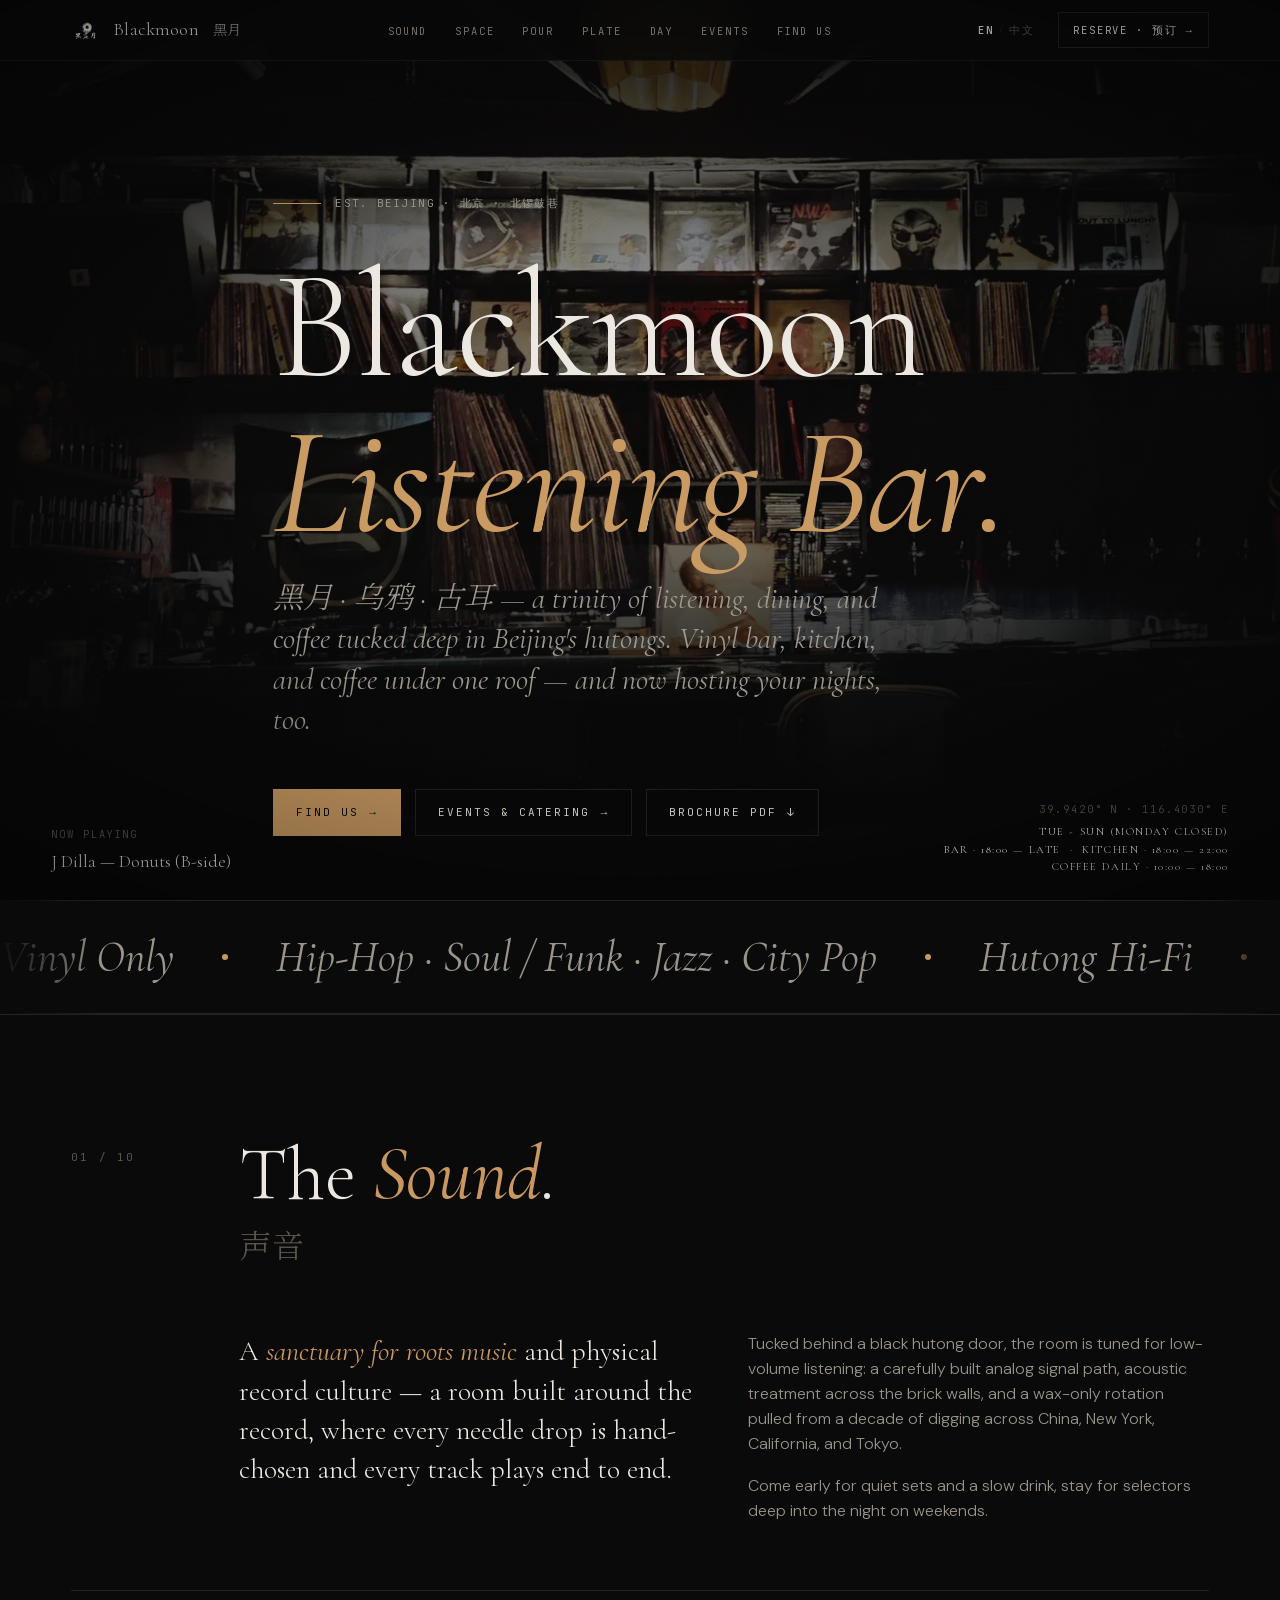
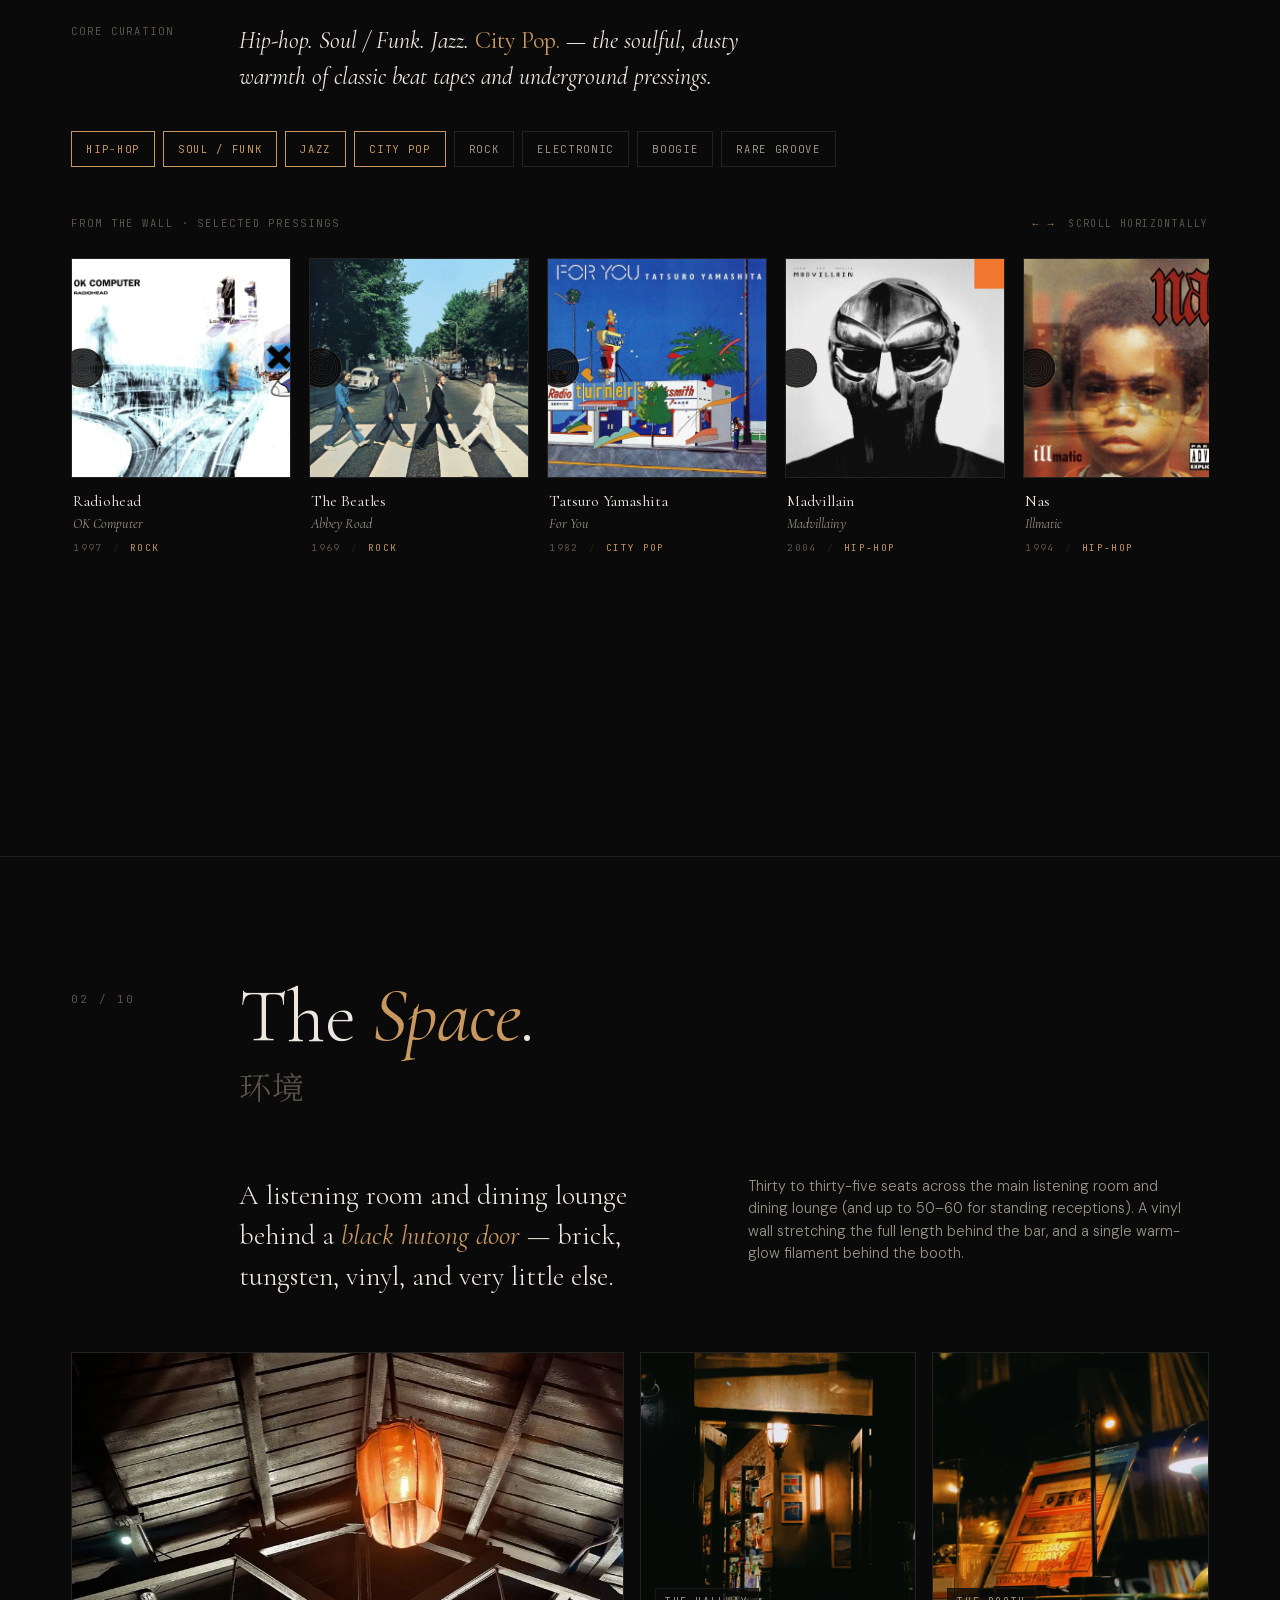
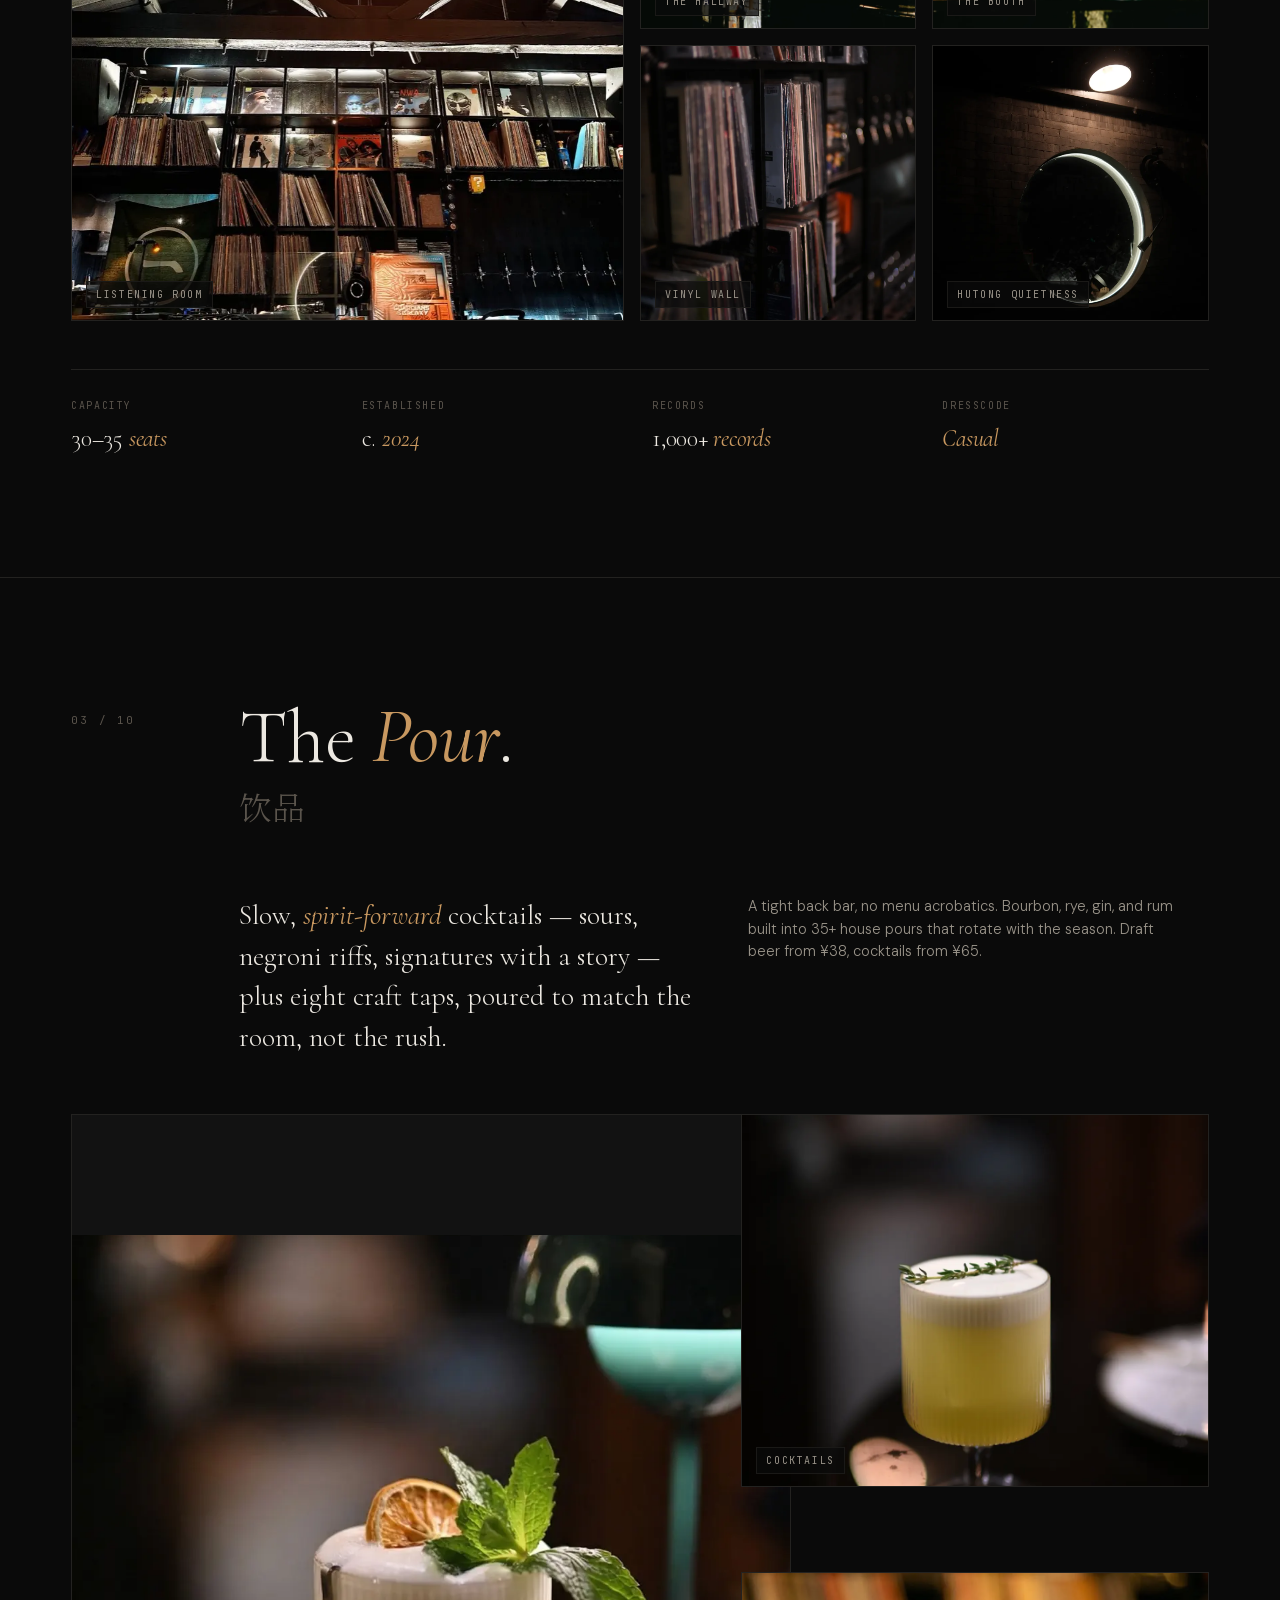
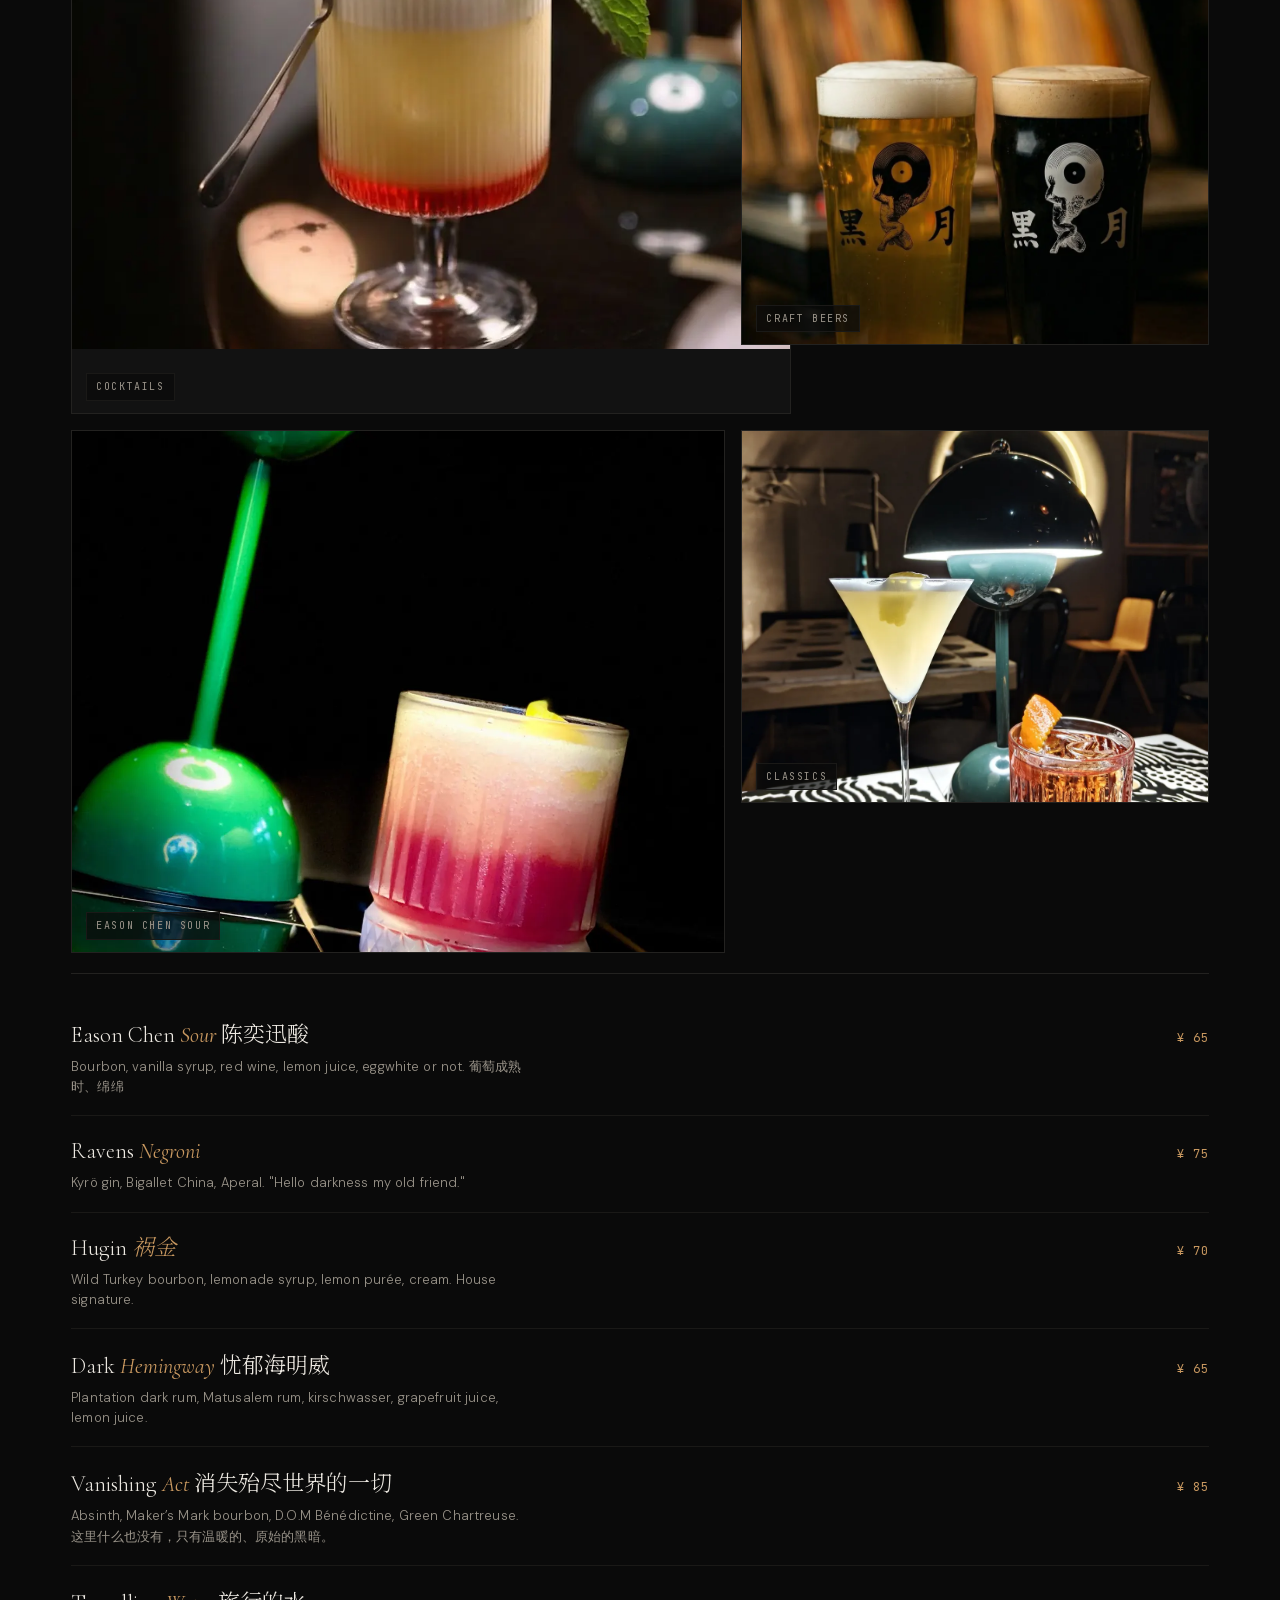
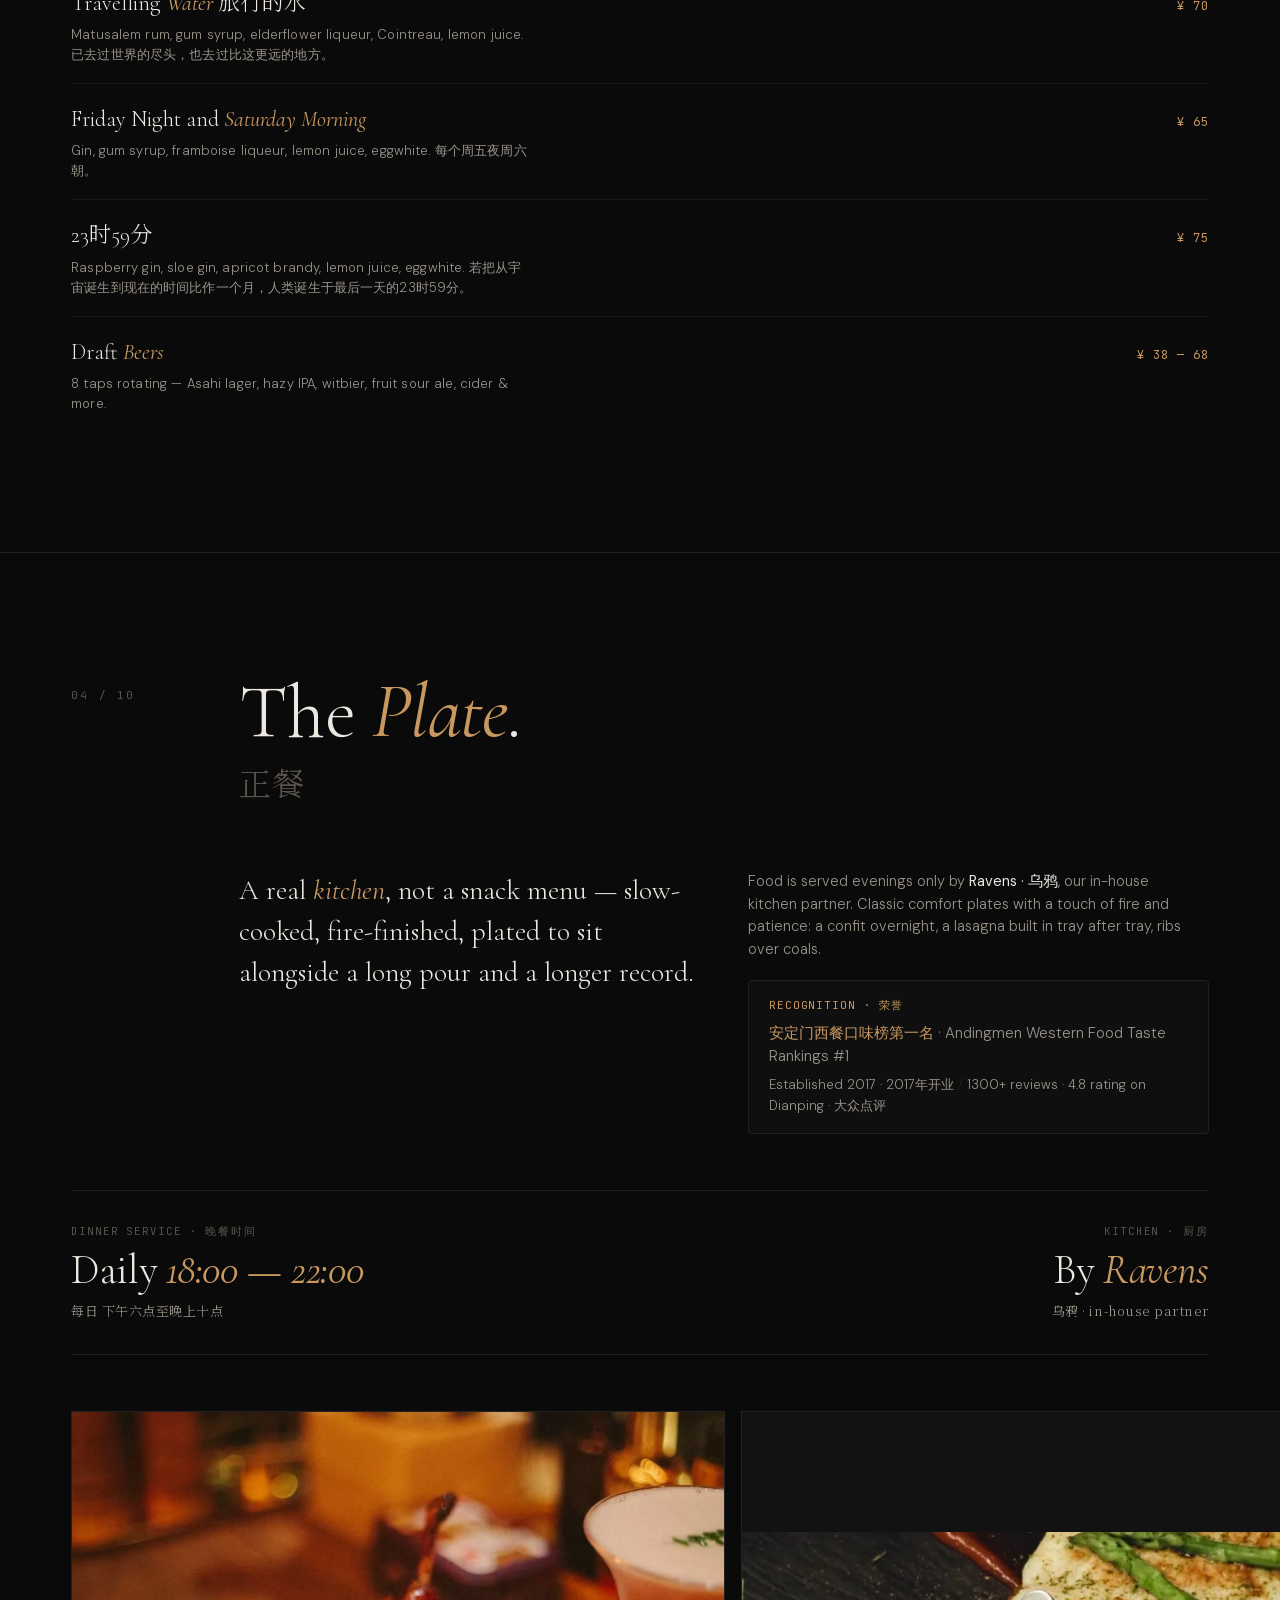
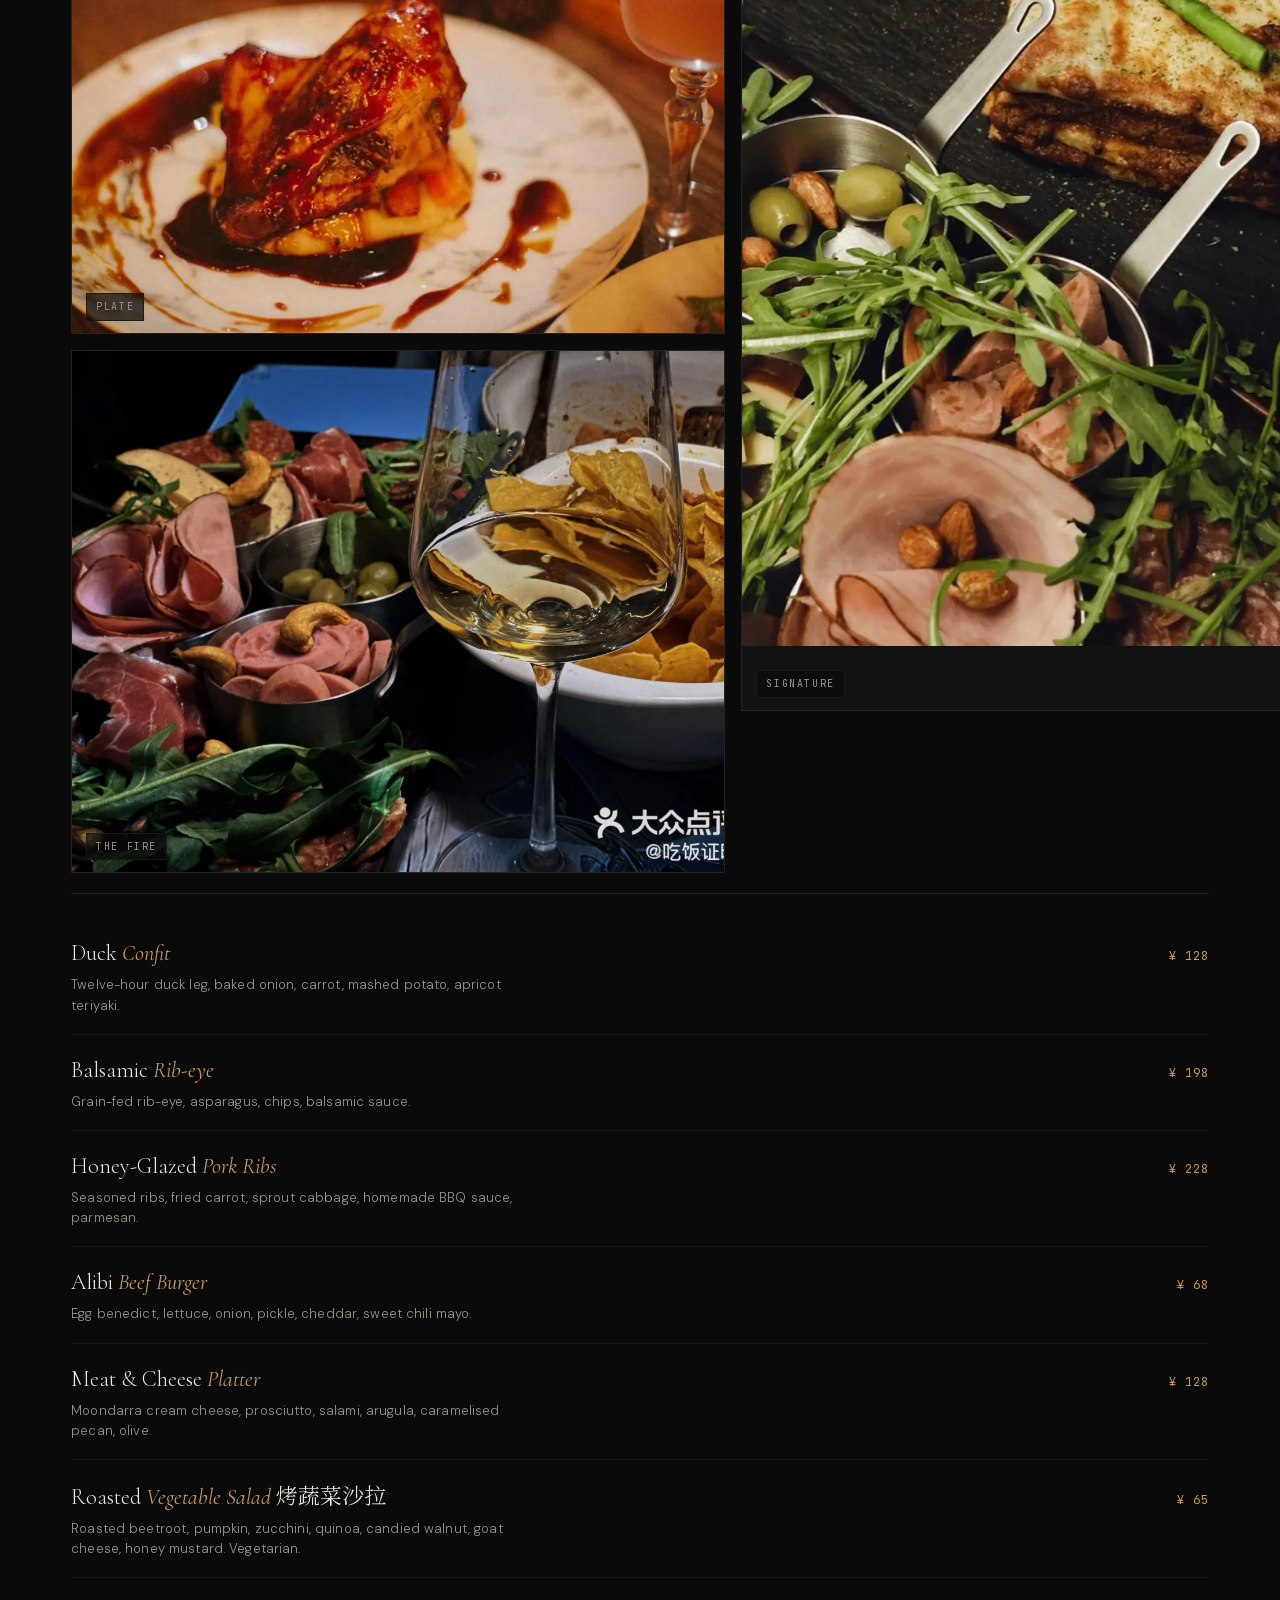
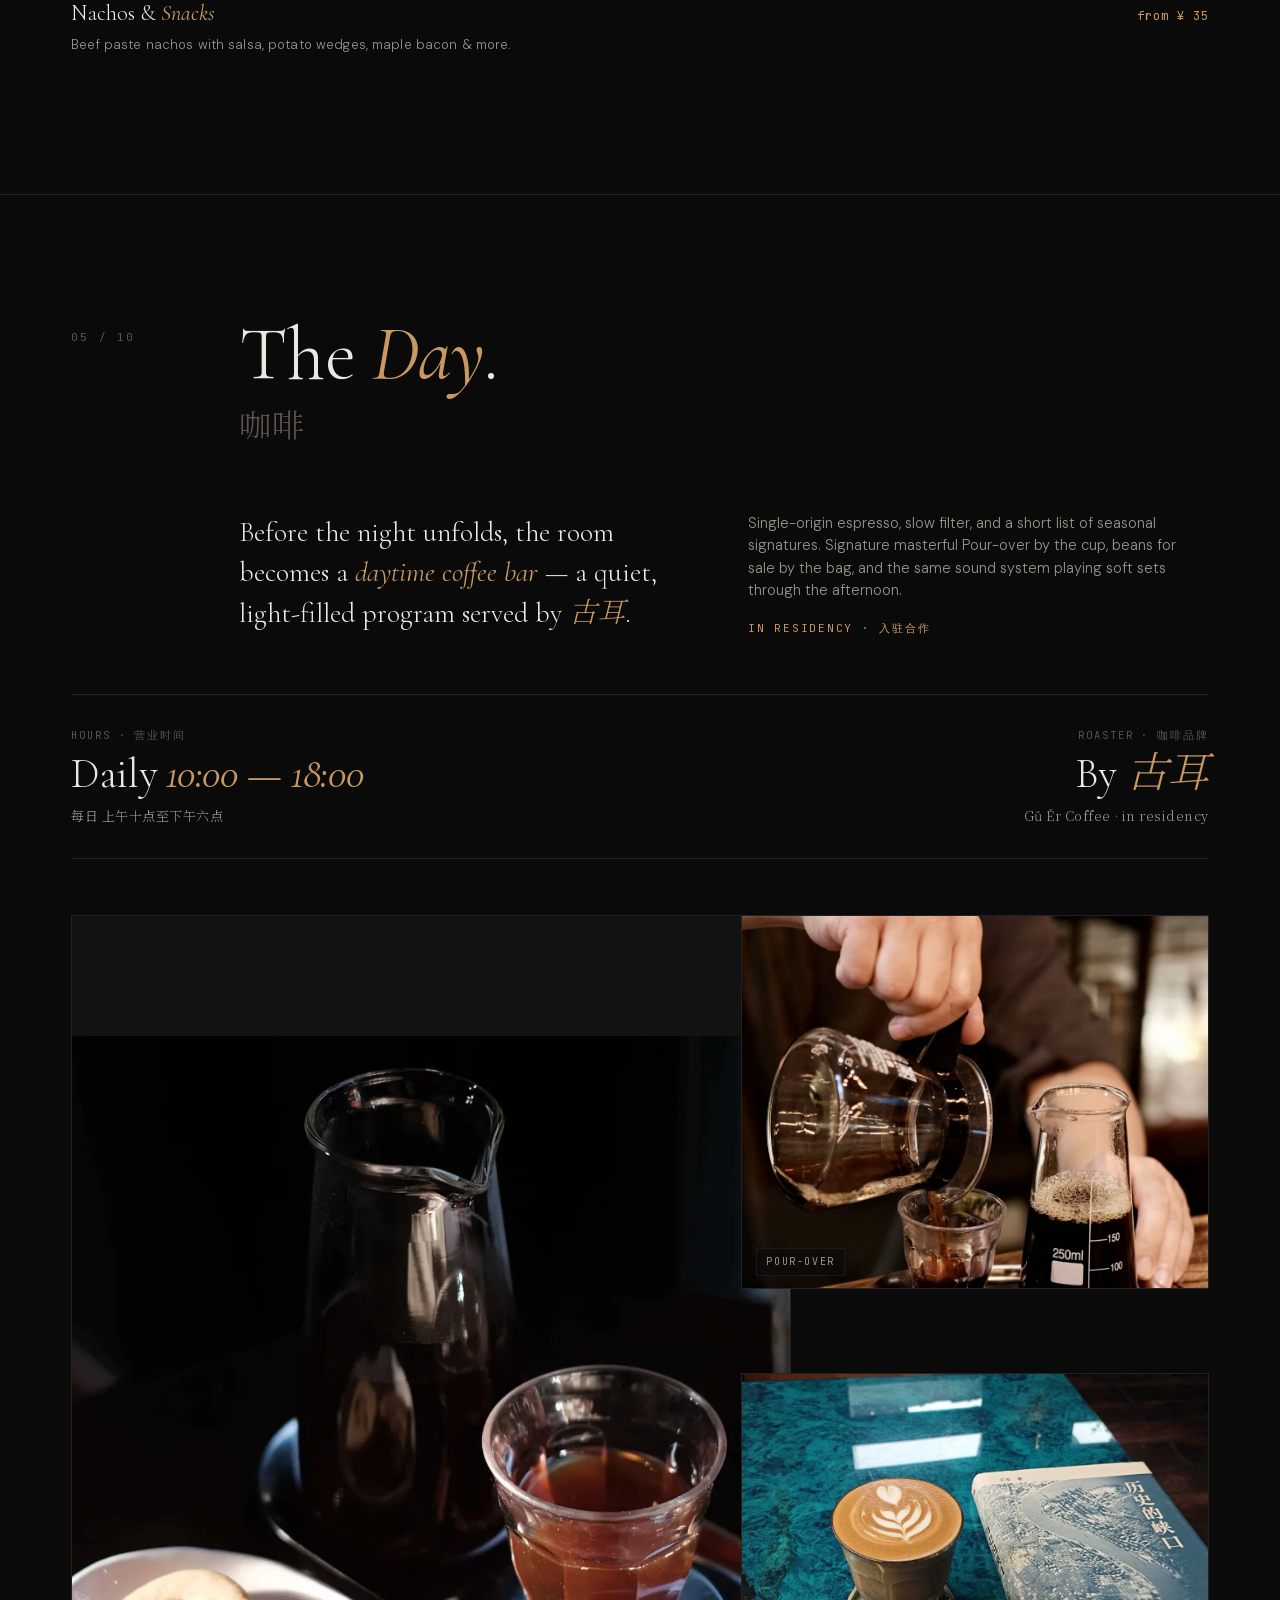
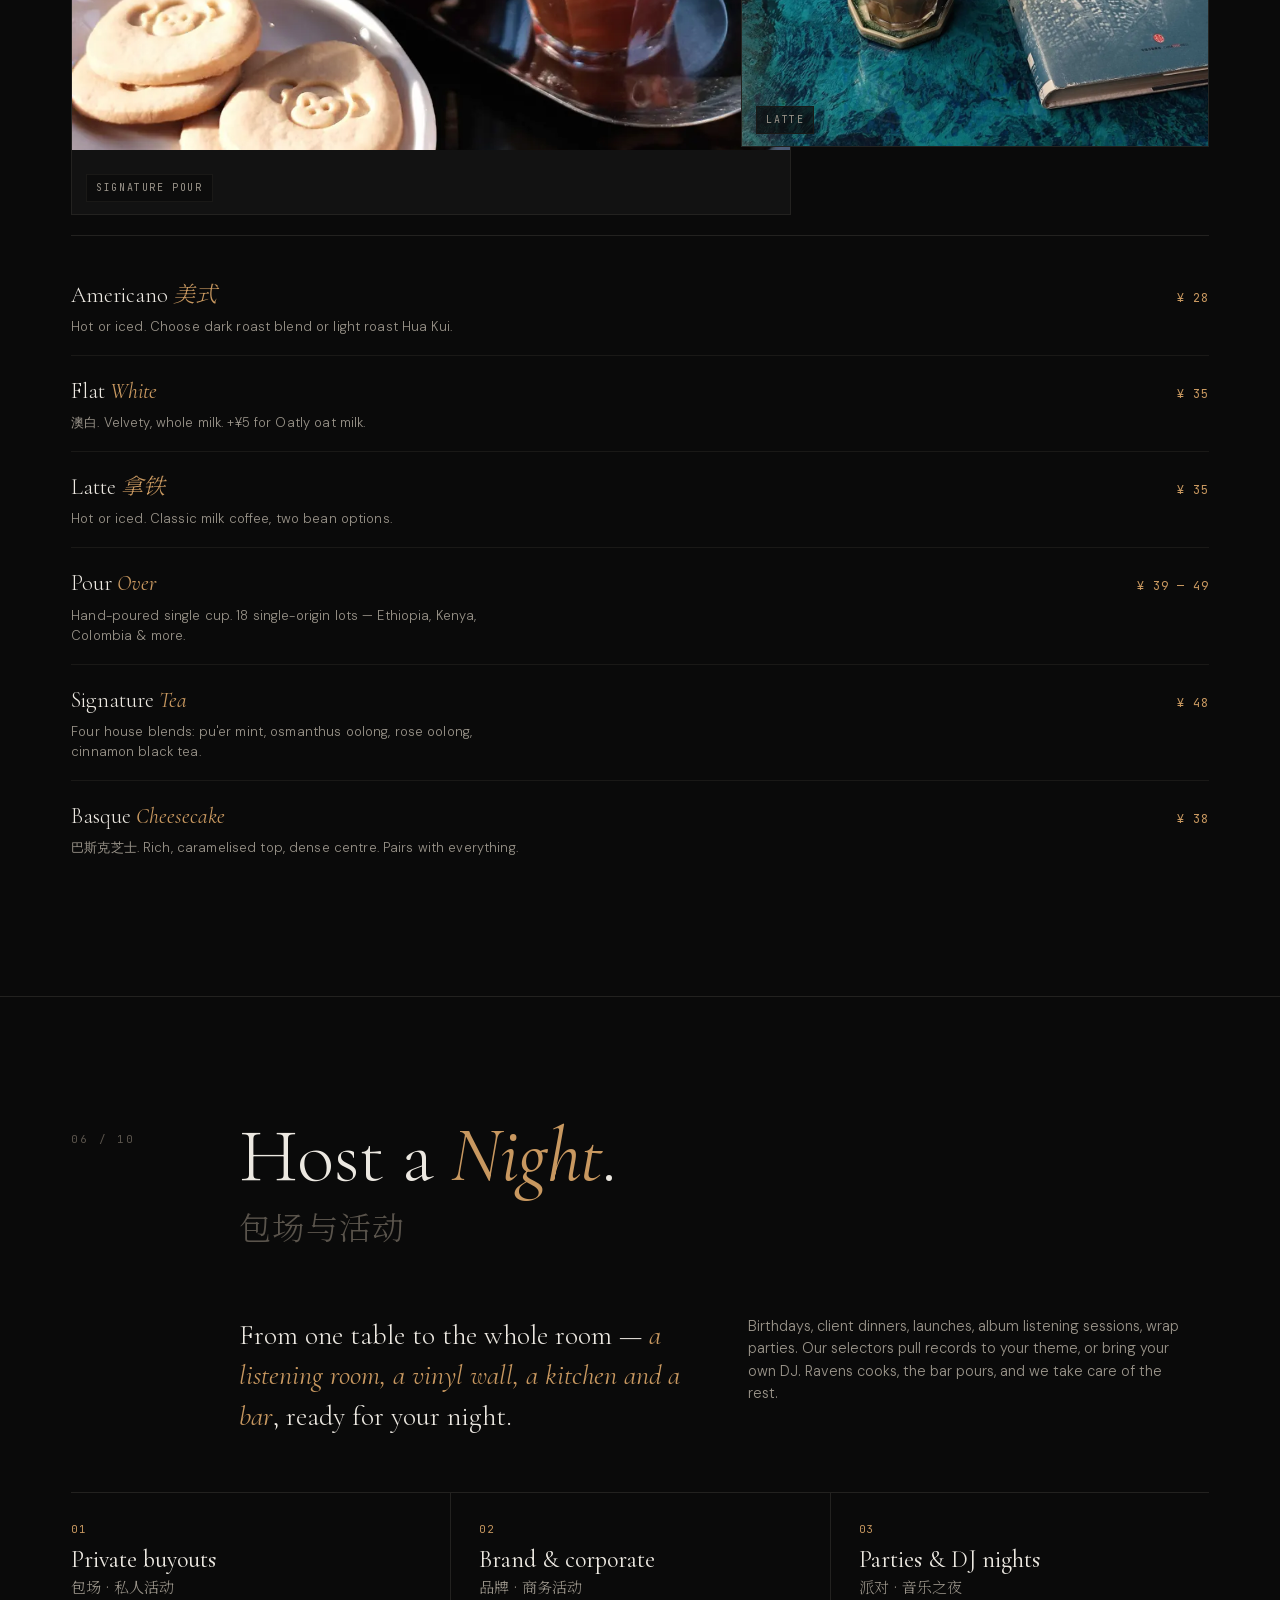
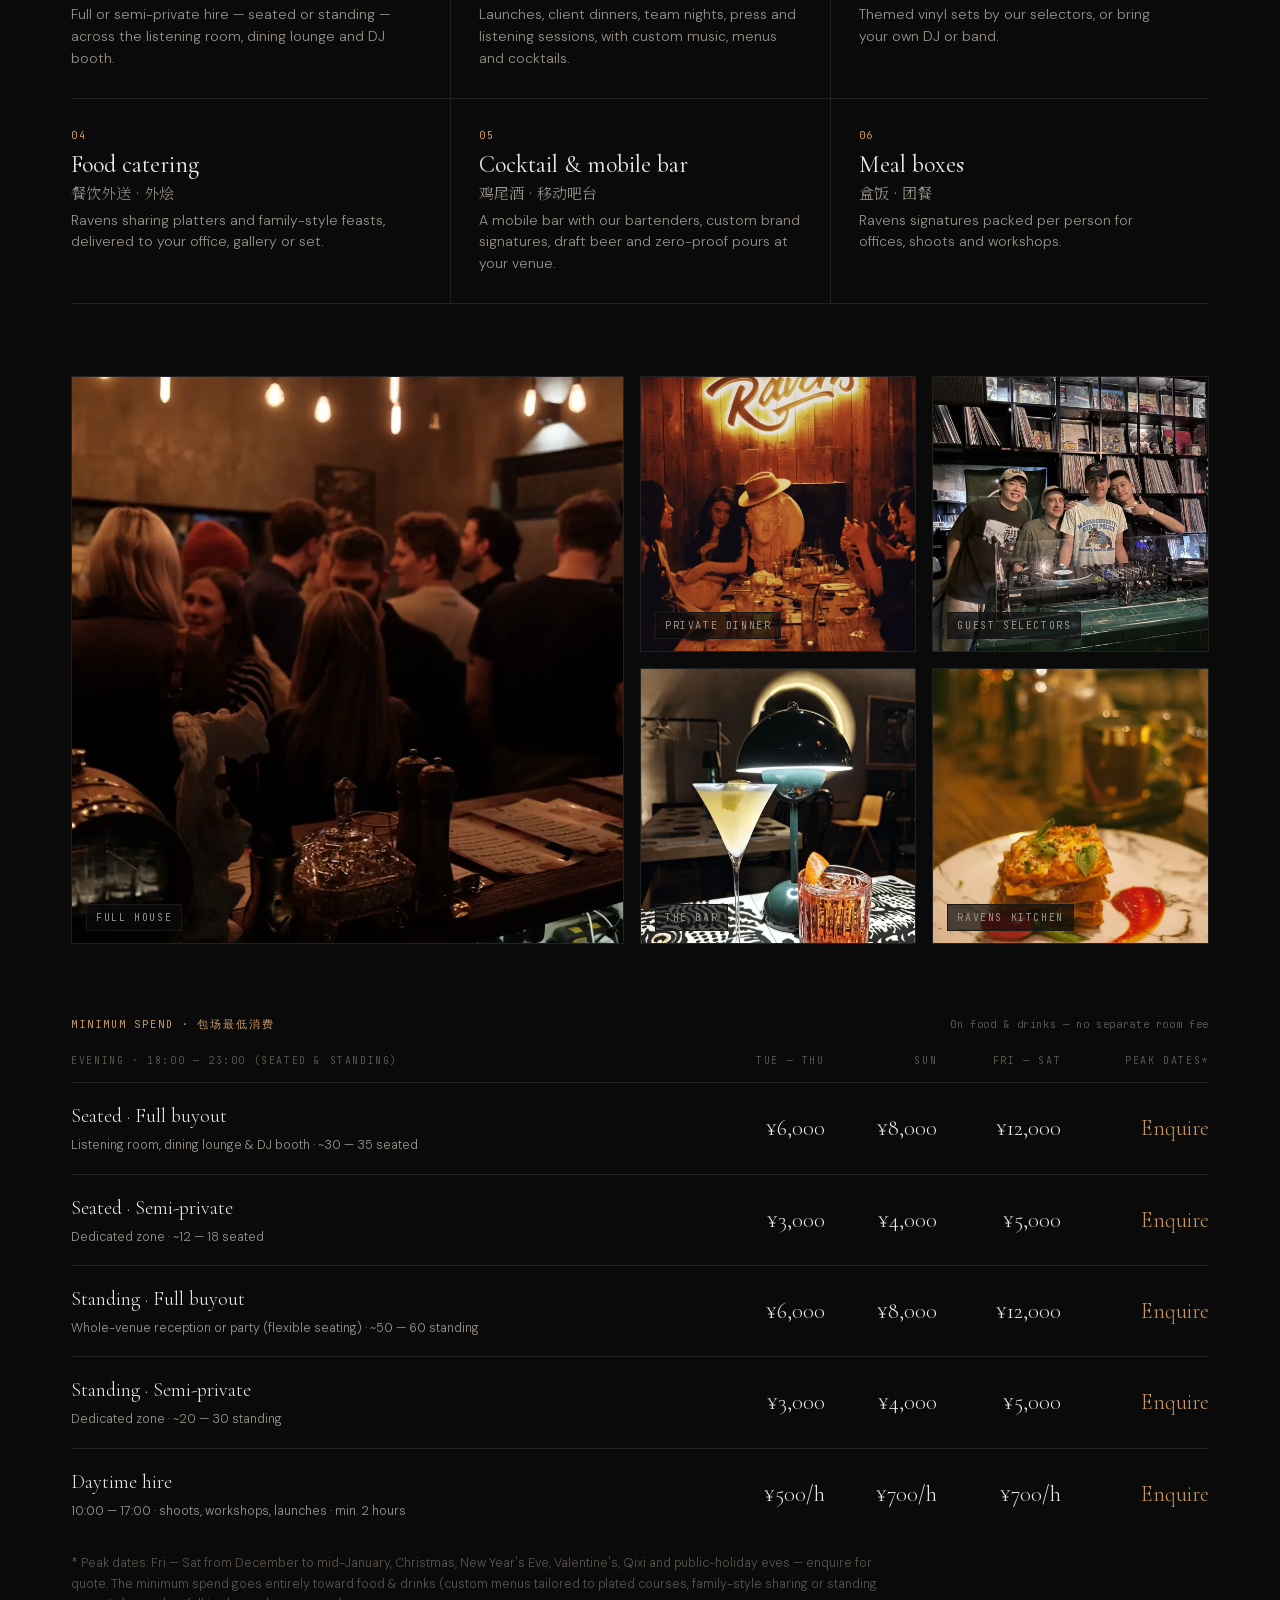
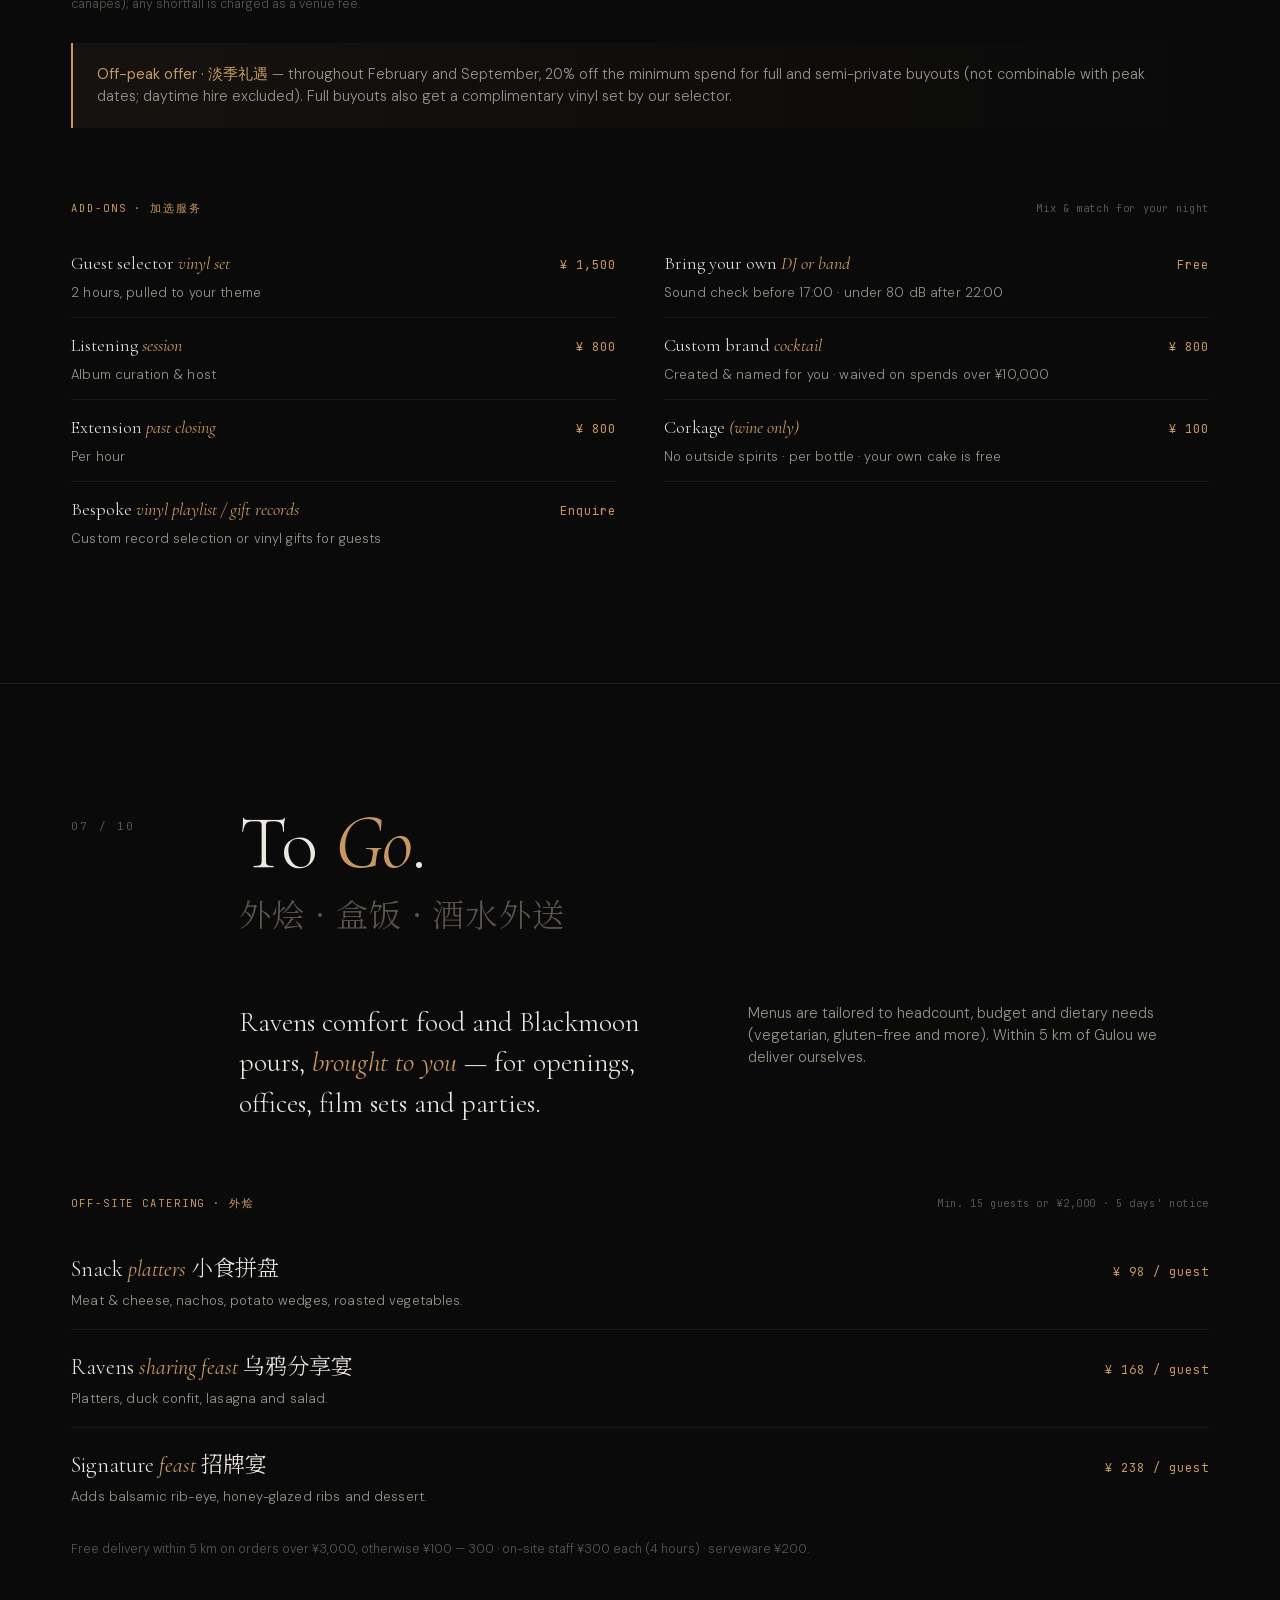
<file: index.html>
<!doctype html>
<html lang="en">
<head>
  <meta charset="utf-8" />
  <meta name="viewport" content="width=device-width, initial-scale=1" />

  <!-- ─── Favicon ─────────────────────────────────────────────── -->
  <link rel="icon" type="image/svg+xml" href="assets/logos/bmlogo-white.svg" />

  <!-- ─── SEO META ────────────────────────────────────────────── -->
  <title>Blackmoon | Vinyl Listening Bar in Beijing</title>
  <meta name="description" content="Blackmoon — Beijing's vinyl listening bar in the hutongs. Cocktails, craft beer, dinner by Ravens, specialty coffee — plus private events, catering and meal boxes." />
  <link rel="canonical" href="https://blackmoonbeijing.com/" />
  <meta property="og:type" content="website" />
  <meta property="og:url" content="https://blackmoonbeijing.com/" />
  <meta property="og:title" content="Blackmoon | Vinyl Listening Bar in Beijing" />
  <meta property="og:description" content="Vinyl listening bar, cocktails, dinner &amp; specialty coffee in a Beijing hutong. Private events, catering &amp; meal boxes. Jazz, soul, hip-hop on wax." />
  <meta property="og:locale" content="en_US" />
  <meta property="og:site_name" content="Blackmoon 黑月" />
  <meta property="og:image" content="https://blackmoonbeijing.com/og.jpg" />
  <meta property="og:image:width" content="1200" />
  <meta property="og:image:height" content="630" />
  <meta property="og:image:alt" content="Blackmoon vinyl wall and DJ booth in a Beijing hutong" />
  <meta name="twitter:card" content="summary_large_image" />
  <meta name="twitter:title" content="Blackmoon | Vinyl Listening Bar in Beijing" />
  <meta name="twitter:image" content="https://blackmoonbeijing.com/og.jpg" />
  <meta name="robots" content="index, follow, max-image-preview:large" />
  <meta property="og:locale:alternate" content="zh_CN" />
  <link rel="alternate" hreflang="en" href="https://blackmoonbeijing.com/" />
  <link rel="alternate" hreflang="zh-Hans" href="https://blackmoonbeijing.com/zh/" />
  <link rel="alternate" hreflang="x-default" href="https://blackmoonbeijing.com/" />

  <!-- ─── Geo-Meta Tags ──────────────────────────────────────── -->
  <meta name="geo.region" content="CN-11" />
  <meta name="geo.placename" content="Beijing" />
  <meta name="geo.position" content="39.9420;116.4030" />
  <meta name="ICBM" content="39.9420, 116.4030" />

  <!-- ─── JSON-LD: LocalBusiness / Bar ────────────────────────── -->
  <script type="application/ld+json">
  {
    "@context": "https://schema.org",
    "@type": ["BarOrPub", "Restaurant"],
    "@id": "https://blackmoonbeijing.com/#bar",
    "name": "Blackmoon Listening Bar 黑月",
    "description": "Vinyl listening bar and sanctuary for roots music in Beijing's Beiluoguxiang hutongs. Hi-fi analog sound; a core curation of Hip-hop, Soul/Funk, Jazz and City Pop; craft beers and signature pours.",
    "url": "https://blackmoonbeijing.com/",
    "image": "https://blackmoonbeijing.com/og.jpg",
    "telephone": "+86-186-1174-1214",
    "priceRange": "¥¥",
    "menu": "https://blackmoonbeijing.com/#drinks",
    "servesCuisine": ["Bar", "Cocktails", "Western"],
    "address": {
      "@type": "PostalAddress",
      "streetAddress": "No. 66 Beiluoguxiang",
      "addressLocality": "Dongcheng District",
      "addressRegion": "Beijing",
      "postalCode": "100009",
      "addressCountry": "CN"
    },
    "geo": {
      "@type": "GeoCoordinates",
      "latitude": "39.9420",
      "longitude": "116.4030"
    },
    "openingHoursSpecification": [
      { "@type": "OpeningHoursSpecification", "name": "Coffee (by 古耳)", "dayOfWeek": ["Monday","Tuesday","Wednesday","Thursday","Friday","Saturday","Sunday"], "opens": "10:00", "closes": "18:00" },
      { "@type": "OpeningHoursSpecification", "name": "Bar", "dayOfWeek": ["Tuesday","Wednesday","Thursday"], "opens": "18:00", "closes": "01:00" },
      { "@type": "OpeningHoursSpecification", "name": "Bar", "dayOfWeek": ["Friday","Saturday"], "opens": "18:00", "closes": "01:30" },
      { "@type": "OpeningHoursSpecification", "name": "Bar", "dayOfWeek": ["Sunday"], "opens": "18:00", "closes": "01:00" }
    ],
    "sameAs": [
      "https://www.instagram.com/blackmoon.beijing/",
      "https://www.xiaohongshu.com/user/profile/blackmoon"
    ]
  }
  </script>

  <script type="application/ld+json">
  {
    "@context": "https://schema.org",
    "@graph": [
      {
        "@type": "WebSite",
        "@id": "https://blackmoonbeijing.com/#website",
        "url": "https://blackmoonbeijing.com/",
        "name": "Blackmoon 黑月",
        "inLanguage": [
          "en",
          "zh-Hans"
        ],
        "publisher": {
          "@id": "https://blackmoonbeijing.com/#bar"
        }
      },
      {
        "@type": [
          "BarOrPub",
          "Restaurant"
        ],
        "@id": "https://blackmoonbeijing.com/#bar",
        "alternateName": [
          "黑月",
          "Blackmoon Beijing",
          "黑月听音酒吧",
          "Blackmoon Listening Bar"
        ],
        "acceptsReservations": true,
        "currenciesAccepted": "CNY",
        "hasMap": "https://apis.map.qq.com/uri/v1/marker?marker=coord:39.943247,116.403009;title:Blackmoon·黑月;addr:北京市东城区北锣鼓巷66号",
        "maximumAttendeeCapacity": 60,
        "amenityFeature": [
          {
            "@type": "LocationFeatureSpecification",
            "name": "Vinyl-only hi-fi listening room",
            "value": true
          },
          {
            "@type": "LocationFeatureSpecification",
            "name": "DJ booth",
            "value": true
          },
          {
            "@type": "LocationFeatureSpecification",
            "name": "Private hire",
            "value": true
          },
          {
            "@type": "LocationFeatureSpecification",
            "name": "Cocktail bar",
            "value": true
          },
          {
            "@type": "LocationFeatureSpecification",
            "name": "Craft beer on draft",
            "value": true
          }
        ],
        "department": [
          {
            "@type": "Restaurant",
            "name": "Ravens 乌鸦",
            "servesCuisine": [
              "Western",
              "Comfort food"
            ],
            "foundingDate": "2017"
          },
          {
            "@type": "CafeOrCoffeeShop",
            "name": "古耳 Gǔ Ěr Coffee",
            "openingHoursSpecification": {
              "@type": "OpeningHoursSpecification",
              "dayOfWeek": [
                "Monday",
                "Tuesday",
                "Wednesday",
                "Thursday",
                "Friday",
                "Saturday",
                "Sunday"
              ],
              "opens": "10:00",
              "closes": "18:00"
            }
          }
        ],
        "hasOfferCatalog": {
          "@type": "OfferCatalog",
          "name": "Private events & catering",
          "url": "https://blackmoonbeijing.com/#events",
          "itemListElement": [
            {
              "@type": "Offer",
              "itemOffered": {
                "@type": "Service",
                "name": "Full venue buyout (seated or standing, evening)",
                "description": "Minimum spend on food & drinks, Tue–Thu 18:00–23:00. Sun ¥8,000, Fri–Sat ¥12,000, peak dates on request. ~30–35 seated or 50–60 standing."
              },
              "priceSpecification": {
                "@type": "PriceSpecification",
                "price": 6000,
                "priceCurrency": "CNY"
              }
            },
            {
              "@type": "Offer",
              "itemOffered": {
                "@type": "Service",
                "name": "Semi-private area (seated or standing, evening)",
                "description": "Minimum spend for ~12–18 seated or 20–30 standing guests, Tue–Thu. Sun ¥4,000, Fri–Sat ¥5,000, peak dates on request."
              },
              "priceSpecification": {
                "@type": "PriceSpecification",
                "price": 3000,
                "priceCurrency": "CNY"
              }
            },
            {
              "@type": "Offer",
              "itemOffered": {
                "@type": "Service",
                "name": "Daytime venue hire",
                "description": "10:00–17:00 for shoots, workshops and launches (min. 2 hours). Tue–Thu ¥500/h, Fri–Sun ¥700/h."
              },
              "priceSpecification": {
                "@type": "PriceSpecification",
                "price": 500,
                "priceCurrency": "CNY",
                "unitText": "per hour"
              }
            },
            {
              "@type": "Offer",
              "itemOffered": {
                "@type": "Service",
                "name": "Off-site catering",
                "description": "Ravens platters and sharing feasts delivered within 5 km of Gulou; from ¥98 / ¥168 / ¥238 per guest. Min. 15 guests or ¥2,000."
              },
              "priceSpecification": {
                "@type": "PriceSpecification",
                "price": 98,
                "priceCurrency": "CNY",
                "unitText": "per guest"
              }
            },
            {
              "@type": "Offer",
              "itemOffered": {
                "@type": "Service",
                "name": "Meal boxes (盒饭)",
                "description": "Ravens lunch and dinner boxes for offices and film crews; ¥68 / ¥98 / ¥138. Min. 15 boxes, 2 days' notice."
              },
              "priceSpecification": {
                "@type": "PriceSpecification",
                "price": 68,
                "priceCurrency": "CNY",
                "unitText": "per box"
              }
            },
            {
              "@type": "Offer",
              "itemOffered": {
                "@type": "Service",
                "name": "Mobile cocktail bar",
                "description": "1 bartender, 3 hours, up to 50 guests, ice & glassware included."
              },
              "priceSpecification": {
                "@type": "PriceSpecification",
                "price": 1500,
                "priceCurrency": "CNY"
              }
            }
          ]
        },
        "subjectOf": {
          "@type": "DigitalDocument",
          "name": "Blackmoon & Ravens events & catering brochure",
          "encodingFormat": "application/pdf",
          "url": "https://blackmoonbeijing.com/assets/downloads/blackmoon-ravens-brochure.pdf",
          "inLanguage": [
            "en",
            "zh-Hans"
          ]
        }
      }
    ]
  }
  </script>

  <script type="application/ld+json">
  {
    "@context": "https://schema.org",
    "@type": "FAQPage",
    "inLanguage": "en",
    "mainEntity": [
      {
        "@type": "Question",
        "name": "What is Blackmoon?",
        "acceptedAnswer": {
          "@type": "Answer",
          "text": "Blackmoon (黑月) is a vinyl-only hi-fi listening bar on Beiluoguxiang in Beijing's Dongcheng hutongs. It shares one roof with Ravens (乌鸦), a kitchen serving dinner since 2017, and 古耳 Gǔ Ěr, a specialty coffee bar. The records are hip-hop, soul/funk, jazz and City Pop."
        }
      },
      {
        "@type": "Question",
        "name": "Where is Blackmoon and when is it open?",
        "acceptedAnswer": {
          "@type": "Answer",
          "text": "No. 66 Beiluoguxiang, Dongcheng District, Beijing (北京市东城区北锣鼓巷 66 号). Coffee is served daily 10:00–18:00. The bar opens Tue–Thu 18:00–01:00, Fri–Sat 18:00–01:30 and Sun 18:00–01:00, and is closed on Mondays."
        }
      },
      {
        "@type": "Question",
        "name": "How do I reserve a table?",
        "acceptedAnswer": {
          "@type": "Answer",
          "text": "Add WeChat RavensDomain or call +86 186 1174 1214. On Friday and Saturday evenings (18:00–21:00), groups of 8 or more take a set menu with a 2-hour table, and groups of 12 or more should book a semi-private area."
        }
      },
      {
        "@type": "Question",
        "name": "Can I book the whole bar for a private event?",
        "acceptedAnswer": {
          "@type": "Answer",
          "text": "Yes. Both seated and standing buyouts are available. A full evening buyout (18:00–23:00, ~30–35 seated or 50–60 standing) is a minimum spend on food and drinks: ¥6,000 Tue–Thu, ¥8,000 Sun, ¥12,000 Fri–Sat (peak dates on request). A semi-private area (~12–18 seated or 20–30 standing) starts at ¥3,000. Daytime hire (10:00–17:00, min. 2 hours) starts at ¥500/h. In February and September, evening buyout minimums are 20% off."
        }
      },
      {
        "@type": "Question",
        "name": "How do event menus work?",
        "acceptedAnswer": {
          "@type": "Answer",
          "text": "Event menus are tailored to your format and budget — seated plated courses, family-style sharing feasts or standing reception platters — and count 100% toward the minimum spend."
        }
      },
      {
        "@type": "Question",
        "name": "Can I bring my own DJ or band?",
        "acceptedAnswer": {
          "@type": "Answer",
          "text": "Yes, free of charge. Sound check is before 17:00, and from 22:00 music must stay below 80 dB on our in-house meter. Our own selectors can also play a 2-hour vinyl set for ¥1,500."
        }
      },
      {
        "@type": "Question",
        "name": "Do you do catering or meal boxes (盒饭)?",
        "acceptedAnswer": {
          "@type": "Answer",
          "text": "Yes. Off-site catering starts at ¥98, ¥168 or ¥238 per guest (min. 15 guests or ¥2,000, 5 days' notice). Meal boxes are ¥68, ¥98 or ¥138 (min. 15 boxes, 2 days' notice), delivered within 5 km of Gulou for lunch (11:30–13:00, Tue–Fri) or dinner (17:30–19:00). We also run a mobile cocktail bar (¥1,500)."
        }
      },
      {
        "@type": "Question",
        "name": "How do deposits and cancellations work?",
        "acceptedAnswer": {
          "@type": "Answer",
          "text": "A 50% deposit secures the date. Cancel 7+ days ahead for a full refund. Fapiao are available."
        }
      }
    ]
  }
  </script>

  <!-- ─── ANALYTICS ──────────────────────────────────────────────
       Paste the provider snippet(s) here once the account exists:
       · Baidu Tongji (works in mainland China):
           var _hmt=_hmt||[];(function(){var s=document.createElement("script");s.src="https://hm.baidu.com/hm.js?SITE_ID";document.head.appendChild(s)})();
       · Umami Cloud (international, cookie-free):
           <script defer src="https://cloud.umami.is/script.js" data-website-id="WEBSITE_ID"></script>
       Conversion clicks are tracked by the track() helper at the end of <body>.
  ──────────────────────────────────────────────────────────────── -->
  <script defer src="https://cloud.umami.is/script.js" data-website-id="d06d15f5-08f2-4c68-95e5-508470fb8c60"></script>
  <script type="text/javascript">
    (function(c,l,a,r,i,t,y){
        c[a]=c[a]||function(){(c[a].q=c[a].q||[]).push(arguments)};
        t=l.createElement(r);t.async=1;t.src="https://www.clarity.ms/tag/"+i;
        y=l.getElementsByTagName(r)[0];y.parentNode.insertBefore(t,y);
    })(window, document, "clarity", "script", "z6pex02ajw");
  </script>

  <!-- ─── Fonts ──────────────────────────────────────────────── -->
  <link href="/assets/fonts/fonts.css" rel="stylesheet" />

  <style>
    :root{
      --bg:          #0a0a0a;
      --bg-2:        #121212;
      --bg-3:        #161616;
      --fg:          #ece8e1;       /* warm off-white */
      --fg-dim:      #9a948a;
      --fg-faint:    #5a544c;
      --rule:        #232220;
      --rule-soft:   #1a1917;
      --accent:      #c89860;       /* tungsten amber */
      --accent-2:    #8a5a2b;

      --f-display: 'Cormorant Garamond', 'Noto Serif SC', ui-serif, Georgia, serif;
      --f-body:    'DM Sans', ui-sans-serif, system-ui, sans-serif;
      --f-mono:    'JetBrains Mono', ui-monospace, monospace;
      --f-cn:      'Noto Serif SC', 'Cormorant Garamond', serif;

      --max: 1240px;
      --pad: clamp(20px, 4vw, 56px);
    }

    /* Subtle film-grain overlay — vinyl/analog texture */
    body::before{
      content:"";position:fixed;inset:0;z-index:1000;pointer-events:none;
      opacity:0.06;mix-blend-mode:overlay;
      background-image:url("data:image/svg+xml;utf8,<svg viewBox='0 0 200 200' xmlns='http://www.w3.org/2000/svg'><filter id='n'><feTurbulence type='fractalNoise' baseFrequency='0.9' numOctaves='2' stitchTiles='stitch'/><feColorMatrix values='0 0 0 0 0.95  0 0 0 0 0.92  0 0 0 0 0.85  0 0 0 1 0'/></filter><rect width='100%25' height='100%25' filter='url(%23n)'/></svg>");
      background-size:200px 200px;
    }
    /* Vignette to deepen the room corners */
    body::after{
      content:"";position:fixed;inset:0;z-index:999;pointer-events:none;
      background:radial-gradient(ellipse 90% 70% at 50% 50%, transparent 40%, rgba(0,0,0,0.55) 100%);
    }

    *{box-sizing:border-box;margin:0;padding:0}
    html,body{background:var(--bg);color:var(--fg);font-family:var(--f-body);font-weight:300;font-size:16px;line-height:1.55;-webkit-font-smoothing:antialiased;text-rendering:optimizeLegibility;overflow-x:hidden}
    html{overflow-x:hidden}
    a{color:inherit;text-decoration:none}
    img,svg{display:block;max-width:100%}
    ::selection{background:var(--accent);color:var(--bg)}
    html{scroll-behavior:smooth}

    /* ─── Typography utilities ─── */
    .display{font-family:var(--f-display);font-weight:300;letter-spacing:-0.01em;line-height:1.02}
    .mono{font-family:var(--f-mono);font-size:11px;font-weight:400;letter-spacing:0.12em;text-transform:uppercase;color:var(--fg-dim)}
    .cn{font-family:var(--f-cn);font-weight:300}
    .eyebrow{font-family:var(--f-mono);font-size:10.5px;letter-spacing:0.18em;text-transform:uppercase;color:var(--fg-faint)}

    /* ─── Layout ─── */
    .wrap{max-width:var(--max);margin:0 auto;padding-left:var(--pad);padding-right:var(--pad)}
    section{position:relative;border-top:1px solid var(--rule)}
    section:first-of-type{border-top:0}

    /* ─── Top nav ─── */
    .nav{position:fixed;inset:0 0 auto 0;z-index:50;backdrop-filter:blur(14px) saturate(120%);-webkit-backdrop-filter:blur(14px) saturate(120%);background:rgba(10,10,10,0.82);border-bottom:1px solid var(--rule-soft)}
    .nav-inner{display:flex;align-items:center;justify-content:space-between;height:60px}
    /* Logo mark — SVG as mask so it inherits currentColor */
    .brand-mark{width:30px;height:30px;display:inline-block;flex-shrink:0;
      background-color:var(--fg);
      -webkit-mask:url('assets/blackmoon-logo.svg') center / contain no-repeat;
              mask:url('assets/blackmoon-logo.svg') center / contain no-repeat;
      filter:drop-shadow(0 0 14px rgba(200,152,96,0.22))}
    .brand-mark.lg{width:54px;height:54px}
    .brand{display:flex;align-items:center;gap:12px;font-family:var(--f-display);font-size:18px;letter-spacing:0.01em}
    .brand-cn{font-family:var(--f-cn);color:var(--fg-dim);font-size:14px;margin-left:2px}
    .nav ul{list-style:none;display:flex;gap:28px;align-items:center}
    .nav ul a{font-family:var(--f-mono);font-size:10.5px;letter-spacing:0.18em;text-transform:uppercase;color:var(--fg-dim);transition:color .2s}
    .nav ul a:hover{color:var(--fg)}
    .nav-cta{font-family:var(--f-mono);font-size:10.5px;letter-spacing:0.18em;text-transform:uppercase;padding:9px 14px;border:1px solid var(--rule);border-radius:999px;transition:all .2s}
    .nav-cta:hover{border-color:var(--accent);color:var(--accent)}
    .nav-right{display:flex;align-items:center;gap:8px}
    .lang-toggle{display:flex;align-items:center;gap:6px;margin-right:16px}
    .lang-link{font-family:var(--f-mono);font-size:10.5px;letter-spacing:0.14em;color:var(--fg-faint);transition:color .2s}
    .lang-link:hover{color:var(--fg)}
    .lang-link.active{color:var(--fg);font-weight:500}
    .lang-sep{color:var(--rule);font-size:10px}
    @media (max-width: 720px){ .nav ul{display:none} }

    /* ─── Hero ─── */
    .hero{min-height:100vh;display:flex;flex-direction:column;justify-content:flex-end;padding-top:120px;padding-bottom:64px;position:relative;overflow:hidden}
    .hero-media{position:absolute;inset:0;z-index:0;background-image:url('assets/hero.webp');background-size:cover;background-position:center;filter:brightness(0.78) saturate(1.05);pointer-events:none}
    .hero-media::after{content:"";position:absolute;inset:0;background:
      radial-gradient(ellipse 70% 55% at 50% 45%, transparent 0%, rgba(10,10,10,0.55) 65%, var(--bg) 100%),
      linear-gradient(180deg, rgba(10,10,10,0.55) 0%, rgba(10,10,10,0.15) 25%, rgba(10,10,10,0.25) 55%, var(--bg) 100%),
      linear-gradient(90deg, rgba(10,10,10,0.45) 0%, transparent 35%, transparent 65%, rgba(10,10,10,0.45) 100%);pointer-events:none}
    .hero-placeholder{position:absolute;inset:0;display:grid;place-items:center;
      background:
        radial-gradient(circle at 65% 50%, oklch(0.25 0.01 60) 0%, oklch(0.16 0.008 60) 35%, var(--bg) 70%),
        repeating-linear-gradient(45deg, transparent 0 22px, color-mix(in oklch,var(--fg-faint) 6%,transparent) 22px 23px)}
    .record{position:absolute;right:-8%;top:50%;transform:translateY(-50%);width:min(78vh,860px);aspect-ratio:1;border-radius:50%;
      background:
        radial-gradient(circle at center, oklch(0.32 0.02 30) 0 14%, oklch(0.13 0.006 60) 14.1% 15.5%, var(--accent) 15.6% 16.2%, oklch(0.13 0.006 60) 16.3% 18%, oklch(0.16 0 0) 18.1% 100%),
        repeating-radial-gradient(circle at center, color-mix(in oklch,var(--fg-faint) 0%,transparent) 0 1.5px, color-mix(in oklch,var(--fg-faint) 14%,transparent) 1.5px 2px);
      box-shadow:0 60px 120px -20px oklch(0 0 0 / 0.7), inset 0 0 60px oklch(0 0 0 / 0.6);
      opacity:0.55;animation:spin 28s linear infinite}
    @keyframes spin{to{transform:translateY(-50%) rotate(360deg)}}
    .hero-content{position:relative;z-index:2}
    .hero-eyebrow{display:flex;align-items:center;gap:14px;margin-bottom:36px}
    .hero-eyebrow .bar{width:48px;height:1px;background:var(--accent)}
    .hero-title{font-size:clamp(64px, 12vw, 168px);font-weight:300;margin-bottom:18px}
    .hero-title .ital{font-style:italic;color:var(--accent)}
    .hero-subtitle{font-family:var(--f-display);font-size:clamp(20px,2.6vw,30px);font-weight:300;color:var(--fg-dim);max-width:620px;line-height:1.35;margin-bottom:48px;font-style:italic}
    .hero-ctas{display:flex;gap:14px;flex-wrap:wrap}
    .btn{display:inline-flex;align-items:center;gap:10px;padding:14px 22px;font-family:var(--f-mono);font-size:11px;letter-spacing:0.18em;text-transform:uppercase;border:1px solid var(--rule);transition:all .25s ease;color:var(--fg)}
    .btn .arr{transition:transform .25s ease}
    .btn:hover .arr{transform:translateX(4px)}
    .btn-primary{background:var(--accent);color:var(--bg);border-color:var(--accent)}
    .btn-primary:hover{background:#d9a868;border-color:#d9a868}
    .btn-ghost{background:transparent;color:var(--fg);border-color:var(--rule)}
    .btn-ghost:hover{border-color:var(--accent);color:var(--accent)}
    .nav-cta{border-radius:0 !important}

    .hero-foot{position:absolute;left:var(--pad);right:var(--pad);bottom:24px;display:flex;justify-content:space-between;align-items:flex-end;z-index:2;gap:24px;flex-wrap:wrap}
    .hero-foot .col{display:flex;flex-direction:column;gap:6px}
    .hero-foot .val{font-family:var(--f-display);font-size:18px;color:var(--fg)}

    /* ─── Section headers ─── */
    .sec{padding:120px 0 120px}
    .sec-head{display:grid;grid-template-columns:120px 1fr;gap:48px;margin-bottom:72px;align-items:start}
    @media (max-width:720px){ .sec-head{grid-template-columns:1fr;gap:16px} .sec{padding:80px 0} }
    .sec-num{font-family:var(--f-mono);font-size:11px;letter-spacing:0.2em;color:var(--fg-faint);padding-top:14px}
    .sec-title{font-family:var(--f-display);font-size:clamp(44px,6vw,80px);font-weight:300;letter-spacing:-0.01em;line-height:1.02}
    .sec-title .ital{font-style:italic;color:var(--accent)}
    .sec-title .cn{display:block;font-size:0.42em;color:var(--fg-faint);margin-top:14px;letter-spacing:0.04em}

    /* ─── Sound section ─── */
    .sound-grid{display:grid;grid-template-columns:120px 1fr 1fr;gap:48px}
    @media (max-width:880px){ .sound-grid{grid-template-columns:1fr;gap:36px} }
    .sound-lede{font-family:var(--f-display);font-size:clamp(22px,2.4vw,28px);line-height:1.4;color:var(--fg);font-weight:300}
    .sound-lede .accent{color:var(--accent);font-style:italic}
    .sound-body p{color:var(--fg-dim);margin-bottom:18px;max-width:46ch}
    .core{margin-top:48px;border-top:1px solid var(--rule);padding-top:32px;display:grid;grid-template-columns:120px 1fr;gap:48px;align-items:start}
    @media (max-width:880px){ .core{grid-template-columns:1fr;gap:18px} }
    .core-label{font-family:var(--f-mono);font-size:10.5px;letter-spacing:0.18em;text-transform:uppercase;color:var(--fg-faint)}
    .core-line{font-family:var(--f-display);font-style:italic;font-size:clamp(20px,2vw,24px);line-height:1.5;color:var(--fg);font-weight:300;max-width:48ch}
    .core-line .accent{color:var(--accent);font-style:normal;font-weight:400}

    .genres{display:flex;gap:8px;flex-wrap:wrap;margin-top:36px}
    .genre{padding:9px 14px;border:1px solid var(--rule);font-family:var(--f-mono);font-size:10.5px;letter-spacing:0.16em;text-transform:uppercase;color:var(--fg-dim)}
    .genre.on{color:var(--accent);border-color:var(--accent)}

    /* ─── Marquee divider ─── */
    .marquee{border-top:1px solid var(--rule);border-bottom:1px solid var(--rule);overflow:hidden;white-space:nowrap;padding:22px 0;display:flex;gap:48px;mask-image:linear-gradient(90deg,transparent,#000 8%,#000 92%,transparent)}
    .marquee-track{display:inline-flex;gap:48px;animation:slide 40s linear infinite;font-family:var(--f-display);font-size:clamp(28px,4vw,44px);font-style:italic;color:var(--fg-dim);white-space:nowrap}
    .marquee-track span{display:inline-flex;align-items:center;gap:48px}
    .marquee-track .dot{width:6px;height:6px;border-radius:50%;background:var(--accent)}
    @keyframes slide{from{transform:translateX(0)}to{transform:translateX(-50%)}}

    /* ─── Location ─── */
    .loc-grid{display:grid;grid-template-columns:1.1fr 1fr;gap:64px;align-items:stretch}
    @media (max-width:880px){ .loc-grid{grid-template-columns:1fr;gap:36px} }
    .map-card{position:relative;aspect-ratio:4/3;overflow:hidden;border:1px solid var(--rule);background:var(--bg-2);transition:transform .35s ease, border-color .35s ease}
    .map-card:hover{border-color:var(--accent)}
    .map-svg{position:absolute;inset:0;width:100%;height:100%}
    .map-pin{position:absolute;left:54%;top:50%;transform:translate(-50%,-100%);display:flex;flex-direction:column;align-items:center;gap:6px}
    .map-pin-dot{width:14px;height:14px;border-radius:50%;background:var(--accent);box-shadow:0 0 0 6px color-mix(in oklch,var(--accent) 24%,transparent),0 0 24px var(--accent);animation:pulse 2.4s ease-in-out infinite}
    @keyframes pulse{0%,100%{box-shadow:0 0 0 6px color-mix(in oklch,var(--accent) 24%,transparent),0 0 24px var(--accent)}50%{box-shadow:0 0 0 14px color-mix(in oklch,var(--accent) 6%,transparent),0 0 28px var(--accent)}}
    .map-pin-label{font-family:var(--f-mono);font-size:10px;letter-spacing:0.16em;text-transform:uppercase;color:var(--fg);background:rgba(10,10,10,0.85);padding:4px 8px;border:1px solid var(--rule)}
    .map-overlay{position:absolute;left:14px;right:14px;bottom:14px;display:flex;justify-content:space-between;align-items:flex-end;pointer-events:none}
    .map-overlay:hover{border-color:var(--accent)}
    .map-coord{font-family:var(--f-mono);font-size:10px;letter-spacing:0.12em;color:var(--fg-dim);background:rgba(10,10,10,0.75);padding:4px 8px;border:1px solid var(--rule-soft)}

    .addr{display:flex;flex-direction:column;gap:28px;font-style:normal}
    .addr-block{display:flex;flex-direction:column;gap:8px}
    .addr-label{font-family:var(--f-mono);font-size:10.5px;letter-spacing:0.18em;text-transform:uppercase;color:var(--fg-faint)}
    .addr-line{font-family:var(--f-display);font-size:23px;line-height:1.45;color:var(--fg);font-weight:300}
    .addr-line.cn{font-family:var(--f-cn);font-size:21px}
    .addr-meta{font-family:var(--f-mono);font-size:11px;color:var(--fg-dim);letter-spacing:0.06em}
    .map-ctas{display:flex;flex-direction:column;gap:10px;margin-top:8px}
    .map-ctas .btn{width:100%;justify-content:space-between}

    .hours{margin-top:8px;border-top:1px solid var(--rule);padding-top:24px}
    .hours-row{display:grid;grid-template-columns:1fr auto;padding:10px 0;border-bottom:1px solid color-mix(in oklch,var(--rule) 50%,transparent);font-family:var(--f-mono);font-size:11px;letter-spacing:0.1em;color:var(--fg-dim)}
    .hours-row:last-child{border-bottom:0}
    .hours-row.today{color:var(--accent)}
    .hours-row .day{text-transform:uppercase;letter-spacing:0.16em}

    /* ─── Contact (Stay in Touch) ─── */
    .contact-grid{display:grid;grid-template-columns:repeat(2,1fr);gap:24px}
    @media (max-width:720px){ .contact-grid{grid-template-columns:1fr} }
    .contact-card{border:1px solid var(--rule);padding:32px;display:flex;flex-direction:column;gap:14px;background:var(--bg-2);transition:border-color .3s, background .3s}
    .contact-card:hover{border-color:var(--accent);background:var(--bg-3)}
    .contact-icon{width:38px;height:38px;border-radius:50%;border:1px solid var(--rule);display:grid;place-items:center;color:var(--accent);font-family:var(--f-mono);font-size:12px}
    .contact-title{font-family:var(--f-display);font-size:28px;color:var(--fg);font-weight:400}
    .contact-handle{font-family:var(--f-mono);font-size:11px;color:var(--fg-dim);letter-spacing:0.1em}
    .contact-body{color:var(--fg-dim);max-width:42ch;font-size:14.5px}
    .contact-action{margin-top:auto}

    /* WeChat reveal */
    .wechat-card{position:relative}
    .qr-wrap{display:flex;align-items:flex-start;gap:20px;margin-top:8px}
    .qr-placeholder{width:124px;height:124px;background:#fafaf7;display:grid;place-items:center;flex-shrink:0;border:1px solid var(--rule);position:relative;overflow:hidden;
      opacity:0;transform:scale(0.94) translateY(8px);transition:opacity .35s ease, transform .35s ease;pointer-events:none}
    .wechat-card.revealed .qr-placeholder{opacity:1;transform:scale(1) translateY(0)}
    .qr-img{width:124px;height:124px;object-fit:contain;flex-shrink:0;opacity:0;transform:scale(.92) translateY(6px);transition:opacity .5s ease,transform .5s ease}
    .wechat-card.revealed .qr-img{opacity:1;transform:scale(1) translateY(0)}
    .qr-placeholder::before{content:"";position:absolute;inset:8px;
      background:
        linear-gradient(#0a0a0a,#0a0a0a) 0 0/22% 22% no-repeat,
        linear-gradient(#0a0a0a,#0a0a0a) 78% 0/22% 22% no-repeat,
        linear-gradient(#0a0a0a,#0a0a0a) 0 78%/22% 22% no-repeat,
        repeating-conic-gradient(#0a0a0a 0 25%, transparent 0 50%) 0 0/12% 12%}
    .qr-placeholder::after{content:"placeholder";position:absolute;bottom:6px;left:0;right:0;text-align:center;font-family:var(--f-mono);font-size:8px;letter-spacing:0.12em;color:#999;text-transform:uppercase;background:#fafaf7;padding-top:2px}
    .qr-caption{font-family:var(--f-mono);font-size:10.5px;letter-spacing:0.14em;text-transform:uppercase;color:var(--fg-faint);max-width:18ch;line-height:1.6;opacity:0;transition:opacity .4s ease .1s}
    .wechat-card.revealed .qr-caption{opacity:1}

    /* ─── Press / Quote strip ─── */
    .quote{padding:120px 0;border-top:1px solid var(--rule);text-align:center}
    .quote-text{font-family:var(--f-display);font-size:clamp(28px,3.6vw,46px);font-weight:300;font-style:italic;line-height:1.35;max-width:20ch;margin:0 auto;color:var(--fg)}
    .quote-attr{margin-top:32px;font-family:var(--f-mono);font-size:10.5px;letter-spacing:0.2em;text-transform:uppercase;color:var(--fg-faint)}

    /* Manifesto collapse — visible to crawlers, hidden visually until toggled */
    .manifesto-collapsed{max-height:0;overflow:hidden;opacity:0;transition:max-height .5s ease, opacity .5s ease}
    .manifesto-expanded{max-height:none;overflow:visible;opacity:1;transition:max-height .5s ease, opacity .5s ease}

    /* ─── Footer ─── */
    footer{border-top:1px solid var(--rule);padding:48px 0 32px}
    .foot-grid{display:flex;justify-content:space-between;align-items:flex-start;gap:32px;flex-wrap:wrap}
    .foot-brand{font-family:var(--f-display);font-size:22px;display:flex;align-items:center;gap:10px}
    .foot-meta{font-family:var(--f-mono);font-size:10.5px;letter-spacing:0.14em;color:var(--fg-faint);text-transform:uppercase}
    .foot-bottom{margin-top:40px;display:flex;justify-content:space-between;font-family:var(--f-mono);font-size:10.5px;color:var(--fg-faint);letter-spacing:0.1em;flex-wrap:wrap;gap:10px}

    /* ─── Section number marker mode (toggleable) ─── */
    [data-numbers="off"] .sec-num{display:none}
    [data-numbers="off"] .sec-head{grid-template-columns:1fr}
    [data-numbers="off"] .sound-grid{grid-template-columns:1fr 1fr}
    @media (max-width:880px){ [data-numbers="off"] .sound-grid{grid-template-columns:1fr} }

    /* ─── Gallery sections (Drinks / Food / Space) ─── */
    .gallery-intro{display:grid;grid-template-columns:120px 1fr 1fr;gap:48px;margin-bottom:56px}
    @media (max-width:880px){ .gallery-intro{grid-template-columns:1fr;gap:24px} }
    .gallery-lede{font-family:var(--f-display);font-size:clamp(22px,2.4vw,28px);line-height:1.45;color:var(--fg);font-weight:300}
    .gallery-lede .accent{color:var(--accent);font-style:italic}
    .gallery-body p{color:var(--fg-dim);max-width:44ch;font-size:14.5px}

    .gal-grid{display:grid;grid-template-columns:1.4fr 1fr;grid-template-rows:repeat(2,auto);gap:16px}
    @media (max-width:720px){ .gal-grid{grid-template-columns:1fr} }
    .gal-slot{position:relative;background:var(--bg-2);border:1px solid var(--rule);overflow:hidden}
    .gal-slot.hero{grid-row:span 2;aspect-ratio:4/5}
    .gal-slot.sm{aspect-ratio:5/4}
    @media (max-width:720px){ .gal-slot.hero{grid-row:auto;aspect-ratio:4/5} }
    .gal-slot img{width:100%;height:100%;display:block;object-fit:cover}
    .gal-cap{position:absolute;left:14px;bottom:12px;font-family:var(--f-mono);font-size:10px;letter-spacing:0.16em;text-transform:uppercase;color:var(--fg-dim);background:rgba(10,10,10,0.7);padding:5px 9px;border:1px solid var(--rule-soft);pointer-events:none;z-index:2}

    .gal-wide{display:grid;grid-template-columns:2fr 1fr 1fr;grid-template-rows:repeat(2,minmax(0,1fr));gap:16px;aspect-ratio:16/8}
    @media (max-width:880px){ .gal-wide{grid-template-columns:1fr 1fr;aspect-ratio:auto} }
    .gal-wide .w-hero{grid-row:1 / span 2}
    .gal-wide .gal-slot{aspect-ratio:auto}
    @media (max-width:880px){ .gal-wide .w-hero{grid-row:span 1} .gal-wide .gal-slot{aspect-ratio:5/4} }

    .menu{margin-top:20px;border-top:1px solid var(--rule);padding-top:24px}
    .menu-row{display:grid;grid-template-columns:1fr auto;gap:16px;padding:18px 0;border-bottom:1px solid var(--rule-soft);align-items:baseline}
    .menu-row:last-child{border-bottom:0}
    .menu-name{font-family:var(--f-display);font-size:22px;color:var(--fg);font-weight:300}
    .menu-name .ital{font-style:italic;color:var(--accent);font-weight:300}
    .menu-desc{display:block;font-family:var(--f-body);font-size:13px;color:var(--fg-dim);margin-top:5px;letter-spacing:0.01em;font-weight:300;max-width:46ch}
    .menu-price{font-family:var(--f-mono);font-size:12px;color:var(--accent);letter-spacing:0.08em;white-space:nowrap}

    .space-meta{display:grid;grid-template-columns:repeat(4,1fr);gap:24px;margin-top:48px;border-top:1px solid var(--rule);padding-top:28px}
    @media (max-width:720px){ .space-meta{grid-template-columns:repeat(2,1fr)} }
    .space-stat-label{font-family:var(--f-mono);font-size:10px;letter-spacing:0.16em;text-transform:uppercase;color:var(--fg-faint);display:block;margin-bottom:6px}
    .space-stat-val{font-family:var(--f-display);font-size:24px;color:var(--fg);font-weight:300;letter-spacing:-0.01em}
    .space-stat-val .ital{font-style:italic;color:var(--accent)}

    /* ─── Vinyl scrollable gallery (Core Curation) ─── */
    .vinyl-wrap{margin-top:48px}
    .vinyl-head{display:flex;justify-content:space-between;align-items:baseline;margin-bottom:22px;gap:24px;flex-wrap:wrap}
    .vinyl-head .label{font-family:var(--f-mono);font-size:10.5px;letter-spacing:0.18em;text-transform:uppercase;color:var(--fg-faint)}
    .vinyl-head .hint{font-family:var(--f-mono);font-size:10px;letter-spacing:0.14em;color:var(--fg-faint);text-transform:uppercase}
    .vinyl-head .hint::before{content:"← → ";color:var(--accent);margin-right:6px}
    .vinyl-rail{
      display:flex;gap:18px;overflow-x:auto;overflow-y:hidden;
      padding:4px 0 22px;
      scroll-snap-type:x mandatory;
      scrollbar-width:thin;scrollbar-color:var(--rule) transparent;
      -webkit-overflow-scrolling:touch;
    }
    .vinyl-rail::-webkit-scrollbar{height:6px}
    .vinyl-rail::-webkit-scrollbar-track{background:transparent}
    .vinyl-rail::-webkit-scrollbar-thumb{background:var(--rule);border-radius:3px}
    .vinyl-rail::-webkit-scrollbar-thumb:hover{background:var(--accent)}
    .lp{flex:0 0 220px;scroll-snap-align:start;display:flex;flex-direction:column;gap:14px}
    @media (max-width:720px){ .lp{flex:0 0 170px} }
    .lp-sleeve{aspect-ratio:1;background:var(--bg-2);border:1px solid var(--rule);position:relative;overflow:hidden;transition:transform .25s ease, border-color .25s ease}
    .lp-sleeve:hover{transform:translateY(-3px);border-color:var(--accent)}
    .lp-sleeve img{width:100%;height:100%;display:block;object-fit:cover}
    .lp-sleeve::after{content:"";position:absolute;left:-4%;top:50%;width:18%;aspect-ratio:1;border-radius:50%;background:repeating-radial-gradient(circle,#0a0a0a 0 1.5px,#1a1a1a 1.5px 2.5px);transform:translateY(-50%);box-shadow:inset 0 0 0 2px #0a0a0a, 0 0 0 1px rgba(200,152,96,0.25);pointer-events:none;opacity:0.85}
    .lp-info{display:flex;flex-direction:column;gap:4px;padding:0 2px}
    .lp-artist{font-family:var(--f-display);font-size:16px;color:var(--fg);font-weight:400;line-height:1.2;letter-spacing:-0.005em}
    .lp-album{font-family:var(--f-display);font-style:italic;font-size:14px;color:var(--fg-dim);line-height:1.3}
    .lp-meta{display:flex;gap:10px;margin-top:4px;font-family:var(--f-mono);font-size:9.5px;letter-spacing:0.14em;text-transform:uppercase;color:var(--fg-faint)}
    .lp-meta .dot{color:var(--rule)}
    .lp-meta .genre-tag{color:var(--accent)}

    /* Mini-program QR card at the end of the vinyl rail */
    .lp-qr{flex:0 0 260px;scroll-snap-align:start;display:flex;flex-direction:column;gap:14px;padding:18px;border:1px dashed var(--accent);background:linear-gradient(180deg,rgba(200,152,96,0.04),transparent)}
    @media (max-width:720px){ .lp-qr{flex:0 0 220px} }
    .lp-qr-head{display:flex;align-items:center;gap:8px}
    .lp-qr-head .pip{width:6px;height:6px;border-radius:50%;background:var(--accent);box-shadow:0 0 10px var(--accent)}
    .lp-qr-head span{font-family:var(--f-mono);font-size:10px;letter-spacing:0.18em;text-transform:uppercase;color:var(--accent)}
    .lp-qr-title{font-family:var(--f-display);font-size:22px;color:var(--fg);font-weight:300;line-height:1.15;letter-spacing:-0.005em;margin-top:2px}
    .lp-qr-title .ital{font-style:italic;color:var(--accent)}
    .lp-qr-sub{font-family:var(--f-cn);font-size:12px;color:var(--fg-dim);letter-spacing:0.04em}
    .lp-qr-slot{aspect-ratio:1;background:#fafaf7;border:1px solid var(--rule);display:grid;place-items:center;position:relative;overflow:hidden;margin-top:4px}
    .lp-qr-slot::before{content:"";position:absolute;inset:14px;
      background:
        linear-gradient(#0a0a0a,#0a0a0a) 0 0/22% 22% no-repeat,
        linear-gradient(#0a0a0a,#0a0a0a) 78% 0/22% 22% no-repeat,
        linear-gradient(#0a0a0a,#0a0a0a) 0 78%/22% 22% no-repeat,
        repeating-conic-gradient(#0a0a0a 0 25%, transparent 0 50%) 0 0/13% 13%}
    .lp-qr-slot::after{content:"微信小程序 · mini-program";position:absolute;bottom:8px;left:0;right:0;text-align:center;font-family:var(--f-mono);font-size:8.5px;letter-spacing:0.14em;color:#666;text-transform:uppercase;background:#fafaf7;padding:3px 0}
    .lp-qr-slot:has(img)::before,.lp-qr-slot:has(img)::after{display:none}
    .lp-qr-foot{font-family:var(--f-mono);font-size:9.5px;letter-spacing:0.16em;text-transform:uppercase;color:var(--fg-faint);margin-top:2px}

    /* ─── Ravens hours band (Plate) ─── */
    /* (uses .coffee-hours class shape but with different label color rules — styles handled inline where needed) */

    /* ─── People section ─── */
    .people-grid{display:grid;grid-template-columns:repeat(4,1fr);gap:20px}
    @media (max-width:880px){ .people-grid{grid-template-columns:repeat(2,1fr)} }
    @media (max-width:540px){ .people-grid{grid-template-columns:1fr} }
    .person{display:flex;flex-direction:column;gap:18px}
    .person-portrait{aspect-ratio:3/4;background:var(--bg-2);border:1px solid var(--rule);overflow:hidden;position:relative;transition:border-color .3s}
    .person:hover .person-portrait{border-color:var(--accent)}
    .person-info{display:flex;flex-direction:column;gap:6px}
    .person-name{font-family:var(--f-display);font-size:22px;color:var(--fg);font-weight:400;line-height:1.15;letter-spacing:-0.005em}
    .person-name .cn{color:var(--fg-dim);font-size:0.7em;margin-left:4px;font-weight:300}
    .person-role{font-family:var(--f-mono);font-size:10px;letter-spacing:0.18em;text-transform:uppercase;color:var(--accent)}
    .person-bio{font-family:var(--f-body);font-size:13px;line-height:1.55;color:var(--fg-dim);margin-top:4px;font-weight:300;max-width:30ch}

    /* ─── Cat easter egg (bottom backdrop) ─── */
    .cat-egg{position:relative;height:64vh;min-height:480px;border-top:1px solid var(--rule);overflow:hidden;display:flex;align-items:flex-end}
    .cat-egg-img{position:absolute;inset:0;background-image:url('assets/cat.webp');background-size:cover;background-position:center;filter:brightness(0.55) saturate(1.05);transform:scale(1.02)}
    .cat-egg::before{content:"";position:absolute;inset:0;background:
      linear-gradient(180deg, var(--bg) 0%, rgba(10,10,10,0.4) 18%, rgba(10,10,10,0.15) 50%, rgba(10,10,10,0.45) 92%, var(--bg) 100%),
      radial-gradient(ellipse 60% 50% at 50% 60%, transparent 0%, rgba(10,10,10,0.55) 80%);
      z-index:1;pointer-events:none}
    .cat-egg-caption{position:relative;z-index:2;width:100%;padding:0 var(--pad) 56px;display:flex;justify-content:space-between;align-items:flex-end;gap:24px;flex-wrap:wrap}
    .cat-egg-caption .left{display:flex;flex-direction:column;gap:8px}
    .cat-egg-caption .eyebrow{color:var(--accent)}
    .cat-egg-caption h2{font-family:var(--f-display);font-size:clamp(36px,5vw,68px);font-weight:300;color:var(--fg);line-height:1.05;letter-spacing:-0.01em}
    .cat-egg-caption h2 .ital{font-style:italic;color:var(--accent)}
    .cat-egg-caption .right{font-family:var(--f-mono);font-size:10.5px;letter-spacing:0.18em;text-transform:uppercase;color:var(--fg-dim);text-align:right;max-width:30ch;line-height:1.7}

    /* Coffee hours band — daytime program */
    .coffee-hours{display:grid;grid-template-columns:1fr 1fr;gap:32px;margin:48px 0 56px;padding:32px 0;border-top:1px solid var(--rule);border-bottom:1px solid var(--rule);align-items:start}
    @media (max-width:720px){ .coffee-hours{grid-template-columns:1fr;gap:24px} }
    .ch-block{display:flex;flex-direction:column;gap:8px}
    .ch-right{text-align:right;align-items:flex-end}
    @media (max-width:720px){ .ch-right{text-align:left;align-items:flex-start} }
    .ch-label{font-family:var(--f-mono);font-size:10.5px;letter-spacing:0.18em;text-transform:uppercase;color:var(--fg-faint)}
    .ch-val{font-family:var(--f-display);font-size:clamp(28px,3.4vw,42px);color:var(--fg);font-weight:300;letter-spacing:-0.01em;line-height:1.1}
    .ch-val .ital{font-style:italic;color:var(--accent)}
    .ch-meta{font-family:var(--f-cn);font-size:13px;color:var(--fg-dim);letter-spacing:0.04em}

    /* Reservations callout band */
    .reserve-band{margin-bottom:36px;padding:28px 32px;border:1px solid var(--accent);background:linear-gradient(180deg,rgba(200,152,96,0.06),transparent);display:flex;justify-content:space-between;align-items:center;gap:24px;flex-wrap:wrap}
    .reserve-band .left{display:flex;flex-direction:column;gap:6px}
    .reserve-band .label{font-family:var(--f-mono);font-size:10.5px;letter-spacing:0.18em;text-transform:uppercase;color:var(--accent)}
    .reserve-band .title{font-family:var(--f-display);font-size:clamp(22px,2.4vw,28px);font-weight:300;color:var(--fg);letter-spacing:-0.01em}
    .reserve-band .title .ital{font-style:italic;color:var(--accent)}
    .reserve-band .meta{font-family:var(--f-cn);font-size:13px;color:var(--fg-dim);margin-top:2px}
    .reserve-band .actions{display:flex;gap:10px;flex-wrap:wrap}

    /* ─── Mobile Responsive ─── */

    /* Small tablets & large phones */
    @media (max-width:600px){
      :root{--pad:16px}

      /* Nav */
      .nav-inner{height:52px}
      .nav-cta{display:none}
      .brand{font-size:16px;gap:8px}
      .brand-cn{font-size:12px}
      .brand-mark{width:24px;height:24px}

      /* Hero */
      .hero{min-height:85vh;padding-top:80px;padding-bottom:40px}
      .hero-eyebrow{margin-bottom:20px}
      .hero-subtitle{font-size:18px;margin-bottom:32px;max-width:100%}
      .hero-ctas{flex-direction:column;gap:10px}
      .hero-ctas .btn{width:100%;justify-content:center}
      .hero-foot{position:relative;left:auto;right:auto;bottom:auto;flex-direction:column;align-items:flex-start;gap:16px;margin-top:36px;padding-left:var(--pad);padding-right:var(--pad)}
      .hero-foot .col{text-align:left !important}
      .record{display:none}

      /* Sections */
      .sec{padding:56px 0}
      .sec-head{margin-bottom:40px;gap:10px}
      .sec-title{font-size:clamp(36px,10vw,52px)}

      /* Sound grid — collapse the empty first column */
      .sound-grid{grid-template-columns:1fr !important;gap:28px}
      .sound-lede{font-size:20px}

      /* Core curation */
      .core{grid-template-columns:1fr !important;gap:14px;margin-top:32px;padding-top:24px}
      .genres{gap:6px;margin-top:24px}
      .genre{padding:7px 10px;font-size:9.5px}

      /* Gallery intros — collapse the empty first column */
      .gallery-intro{grid-template-columns:1fr !important;gap:18px;margin-bottom:36px}
      .gallery-lede{font-size:20px}

      /* Gallery grids */
      .gal-grid{gap:10px}
      .gal-wide{grid-template-columns:1fr !important;aspect-ratio:auto !important}
      .gal-wide .gal-slot{aspect-ratio:4/3 !important}
      .gal-wide .w-hero{grid-row:span 1 !important;aspect-ratio:4/3 !important}
      .gal-cap{font-size:9px;left:8px;bottom:8px;padding:4px 7px}

      /* Space meta stats */
      .space-meta{grid-template-columns:1fr 1fr;gap:16px;margin-top:32px;padding-top:20px}
      .space-stat-val{font-size:20px}

      /* Vinyl rail */
      .vinyl-wrap{margin-top:32px}
      .lp{flex:0 0 155px !important}
      .lp-artist{font-size:14px}
      .lp-album{font-size:12px}
      .lp-qr{flex:0 0 200px !important;padding:14px}
      .lp-qr-title{font-size:18px}

      /* Menu */
      .menu-row{gap:10px}
      .menu-name{font-size:18px}
      .menu-desc{font-size:12px}

      /* Coffee hours band */
      .coffee-hours{grid-template-columns:1fr !important;gap:18px;margin:32px 0 40px;padding:24px 0}
      .ch-val{font-size:clamp(24px,6vw,32px)}
      .ch-right{text-align:left !important;align-items:flex-start !important}

      /* People */
      .people-grid{grid-template-columns:1fr !important;gap:32px}
      .person-portrait{aspect-ratio:4/5}
      .person-bio{max-width:100%}

      /* Location */
      .loc-grid{gap:28px !important}
      .map-card{aspect-ratio:3/2 !important;max-height:240px !important}
      .addr-line{font-size:19px}
      .addr-line.cn{font-size:17px}
      .addr{gap:20px}
      .map-overlay{left:8px;right:8px;bottom:8px}
      .hours{margin-top:4px;padding-top:16px}
      .hours-row{padding:8px 0;font-size:10px}

      /* Contact */
      .contact-grid{gap:16px}
      .contact-card{padding:20px}
      .contact-title{font-size:22px}
      .contact-body{font-size:13px}
      .qr-wrap{flex-direction:column;gap:12px}
      .qr-placeholder{width:100px;height:100px}
      .qr-img{width:100px;height:100px}

      /* Reserve band */
      .reserve-band{padding:20px 16px;flex-direction:column;align-items:flex-start;gap:18px}
      .reserve-band .title{font-size:20px}
      .reserve-band .meta{font-size:12px}
      .reserve-band .actions{width:100%}
      .reserve-band .actions .btn{flex:1;justify-content:center;text-align:center}

      /* Press quote */
      .quote{padding:64px 0}
      .quote-text{font-size:clamp(22px,6vw,32px);max-width:100%}

      /* Cat easter egg */
      .cat-egg{height:50vh;min-height:360px}
      .cat-egg-caption{flex-direction:column;align-items:flex-start;gap:16px;padding-bottom:32px}
      .cat-egg-caption .right{text-align:left;font-size:10px}

      /* Footer */
      .foot-grid{flex-direction:column;gap:20px}
      .foot-meta{text-align:left !important}
      .foot-bottom{flex-direction:column;gap:6px}

      /* Buttons — larger touch targets */
      .btn{padding:14px 18px;font-size:10.5px}

      /* Marquee */
      .marquee{padding:16px 0}
      .marquee-track{font-size:clamp(22px,5vw,32px);gap:32px}
      .marquee-track span{gap:32px}
    }

    /* Extra small phones (≤380px) */
    @media (max-width:380px){
      :root{--pad:12px}
      .hero-title{font-size:clamp(48px,14vw,64px)}
      .sec-title{font-size:clamp(30px,9vw,44px)}
      .contact-card{padding:16px}
      .btn{padding:12px 14px;font-size:10px}
      .reserve-band .actions{flex-direction:column}
      .reserve-band .actions .btn{width:100%}
      .map-card{max-height:200px !important}
    }


    /* ─── Events, catering & terms (brochure content) ─── */
    .svc-grid{display:grid;grid-template-columns:repeat(3,1fr);gap:0;border-top:1px solid var(--rule);margin-bottom:72px}
    @media (max-width:880px){ .svc-grid{grid-template-columns:1fr 1fr} }
    @media (max-width:560px){ .svc-grid{grid-template-columns:1fr} }
    .svc{padding:28px 28px 28px 0;border-bottom:1px solid var(--rule);display:flex;flex-direction:column;gap:8px}
    .svc + .svc{padding-left:28px;border-left:1px solid var(--rule)}
    .svc:nth-child(3n+1){padding-left:0;border-left:0}
    @media (max-width:880px){ .svc,.svc + .svc{padding:24px 20px 24px 0;border-left:0} .svc:nth-child(even){padding-left:20px;border-left:1px solid var(--rule)} }
    @media (max-width:560px){ .svc:nth-child(even){padding-left:0;border-left:0} }
    .svc-num{font-family:var(--f-mono);font-size:10.5px;letter-spacing:0.18em;color:var(--accent)}
    .svc-title{font-family:var(--f-display);font-size:24px;font-weight:400;color:var(--fg);line-height:1.2}
    .svc-title .cn{display:block;font-size:15px;color:var(--fg-dim);margin-top:4px}
    .svc p{color:var(--fg-dim);font-size:14px;max-width:38ch}

    .block-label{font-family:var(--f-mono);font-size:10.5px;letter-spacing:0.18em;text-transform:uppercase;color:var(--accent);margin:72px 0 20px;display:flex;justify-content:space-between;gap:16px;flex-wrap:wrap}
    .block-label span:last-child{color:var(--fg-faint);text-transform:none;letter-spacing:0.06em}

    .ptable-wrap{overflow-x:auto;-webkit-overflow-scrolling:touch}
    .ptable{width:100%;border-collapse:collapse;min-width:640px}
    .ptable th{font-family:var(--f-mono);font-size:10px;letter-spacing:0.16em;text-transform:uppercase;color:var(--fg-faint);font-weight:400;text-align:right;padding:0 0 14px 12px;white-space:nowrap}
    .ptable th:first-child{text-align:left;padding-left:0}
    .ptable td{border-top:1px solid var(--rule);padding:18px 0 18px 12px;text-align:right;font-family:var(--f-display);font-size:22px;color:var(--fg);white-space:nowrap}
    .ptable td:first-child{text-align:left;padding-left:0;white-space:normal;font-size:20px}
    .ptable td:first-child small{display:block;font-family:var(--f-body);font-size:12.5px;color:var(--fg-dim);margin-top:4px}
    .ptable td.peak{color:var(--accent)}
    .fine{font-size:12.5px;color:var(--fg-faint);margin-top:14px;max-width:90ch;line-height:1.65}
    .offpeak{margin-top:28px;padding:20px 24px;border-left:2px solid var(--accent);background:linear-gradient(90deg,rgba(200,152,96,0.06),transparent);font-size:14.5px;color:var(--fg-dim)}
    .offpeak b{color:var(--accent);font-weight:400}

    .pkg-grid{display:grid;grid-template-columns:repeat(3,1fr);gap:16px}
    @media (max-width:880px){ .pkg-grid{grid-template-columns:1fr} }
    .pkg{border:1px solid var(--rule);background:var(--bg-2);padding:28px;display:flex;flex-direction:column;gap:10px;transition:border-color .3s}
    .pkg:hover{border-color:var(--accent)}
    .pkg-name{font-family:var(--f-display);font-size:26px;font-weight:400;color:var(--fg);line-height:1.15}
    .pkg-name .ital{font-style:italic;color:var(--accent);font-size:0.8em;display:block}
    .pkg-price{font-family:var(--f-display);font-size:44px;font-weight:300;color:var(--fg);line-height:1}
    .pkg-price small{font-family:var(--f-mono);font-size:11px;letter-spacing:0.12em;color:var(--fg-faint);margin-left:6px}
    .pkg ul{list-style:none;color:var(--fg-dim);font-size:14px;display:flex;flex-direction:column;gap:6px;margin-top:6px}
    .pkg li::before{content:"— ";color:var(--accent)}

    .addon-grid{display:grid;grid-template-columns:1fr 1fr;column-gap:48px}
    @media (max-width:720px){ .addon-grid{grid-template-columns:1fr} }
    .addon-grid .menu-row{padding:14px 0}
    .addon-grid .menu-name{font-size:18px}

    .bento{display:grid;grid-template-columns:repeat(3,1fr);gap:16px}
    @media (max-width:880px){ .bento{grid-template-columns:1fr 1fr} }
    @media (max-width:560px){ .bento{grid-template-columns:1fr} }
    .bx{border:1px solid var(--rule);padding:22px;display:flex;flex-direction:column;gap:6px;background:var(--bg-2)}
    .bx-top{display:flex;justify-content:space-between;align-items:baseline;font-family:var(--f-mono);font-size:10px;letter-spacing:0.16em;text-transform:uppercase;color:var(--accent)}
    .bx-top b{font-family:var(--f-display);font-size:26px;font-weight:300;color:var(--fg);letter-spacing:0;text-transform:none}
    .bx-name{font-family:var(--f-display);font-size:21px;color:var(--fg);font-weight:400}
    .bx-name .cn{font-size:15px;color:var(--fg-dim);margin-left:6px}
    .bx p{font-size:13px;color:var(--fg-dim)}
    .facts{display:grid;grid-template-columns:repeat(4,1fr);gap:24px;margin-top:28px;border-top:1px solid var(--rule);padding-top:24px}
    @media (max-width:720px){ .facts{grid-template-columns:1fr 1fr} }

    .terms-grid{display:grid;grid-template-columns:1fr 1fr;column-gap:48px}
    @media (max-width:720px){ .terms-grid{grid-template-columns:1fr} }
    .term{border-top:1px solid var(--rule);padding:20px 0}
    .term h3{font-family:var(--f-display);font-size:21px;font-weight:400;color:var(--fg)}
    .term h3 .cn{font-size:15px;color:var(--fg-dim);margin-left:8px}
    .term p{font-size:14px;color:var(--fg-dim);margin-top:6px;max-width:52ch}
    .week{display:grid;grid-template-columns:repeat(7,1fr);gap:6px;margin-bottom:12px}
    .week div{padding:12px 4px;text-align:center;font-family:var(--f-mono);font-size:10px;letter-spacing:0.12em;text-transform:uppercase;border:1px solid var(--rule);color:var(--fg-dim);line-height:1.6}
    .week .busy{border-color:var(--accent-2);color:var(--fg)}
    .week .peak{background:var(--accent);border-color:var(--accent);color:var(--bg)}
    .week .closed{border-style:dashed;color:var(--fg-faint)}
    .card-row{display:grid;grid-template-columns:repeat(4,1fr);gap:12px}
    @media (max-width:720px){ .card-row{grid-template-columns:1fr 1fr} }
    .card-row div{border:1px solid var(--rule);padding:18px;background:linear-gradient(160deg,var(--bg-3),var(--bg))}
    .card-row b{display:block;font-family:var(--f-display);font-size:26px;font-weight:300;color:var(--fg)}
    .card-row span{font-family:var(--f-mono);font-size:10px;letter-spacing:0.12em;color:var(--accent);text-transform:uppercase}

    .dl-band{margin-top:72px;padding:32px;border:1px solid var(--accent);background:linear-gradient(180deg,rgba(200,152,96,0.07),transparent);display:flex;justify-content:space-between;align-items:center;gap:24px;flex-wrap:wrap}
    .dl-band .t{font-family:var(--f-display);font-size:clamp(22px,2.6vw,30px);font-weight:300;color:var(--fg)}
    .dl-band .t .ital{font-style:italic;color:var(--accent)}
    .dl-band .m{font-family:var(--f-mono);font-size:10.5px;letter-spacing:0.14em;color:var(--fg-faint);text-transform:uppercase;margin-top:6px}
    .dl-band .actions{display:flex;gap:10px;flex-wrap:wrap}
    @media (max-width:600px){
      .svc-grid{margin-bottom:48px}
      .block-label{margin:48px 0 16px}
      .pkg{padding:22px}
      .pkg-price{font-size:36px}
      .dl-band{padding:20px 16px;flex-direction:column;align-items:flex-start}
      .dl-band .actions,.dl-band .actions .btn{width:100%;justify-content:center}
      .week div{font-size:9px;padding:10px 2px}
    }

    /* ─── FAQ ─── */
    .faq{border-top:1px solid var(--rule)}
    .faq details{border-bottom:1px solid var(--rule)}
    .faq summary{list-style:none;cursor:pointer;display:flex;justify-content:space-between;align-items:baseline;gap:24px;padding:22px 0;font-family:var(--f-display);font-size:clamp(19px,2vw,24px);font-weight:400;color:var(--fg)}
    .faq summary::-webkit-details-marker{display:none}
    .faq summary::after{content:"+";font-family:var(--f-mono);font-size:16px;color:var(--accent);transition:transform .2s}
    .faq details[open] summary::after{transform:rotate(45deg)}
    .faq summary:hover{color:var(--accent)}
    .faq details p{color:var(--fg-dim);font-size:15px;line-height:1.75;max-width:72ch;padding:0 0 24px}
  </style>
</head>
<body>

  <!-- ─── Top nav ─────────────────────────────────────────────── -->
  <header class="nav">
    <div class="wrap nav-inner">
      <a href="#top" class="brand" aria-label="Blackmoon home">
        <span class="brand-mark" aria-hidden="true"></span>
        Blackmoon
        <span class="brand-cn">黑月</span>
      </a>
      <ul>
        <li><a href="#sound">Sound</a></li>
        <li><a href="#space">Space</a></li>
        <li><a href="#drinks">Pour</a></li>
        <li><a href="#food">Plate</a></li>
        <li><a href="#coffee">Day</a></li>
        <li><a href="#events">Events</a></li>
        <li><a href="#location">Find Us</a></li>
      </ul>
      <div class="nav-right">
        <div class="lang-toggle">
          <a href="/" class="lang-link active">EN</a>
          <span class="lang-sep">/</span>
          <a href="/zh/" class="lang-link">中文</a>
        </div>
        <a class="nav-cta" href="#contact">Reserve · 预订 →</a>
      </div>
    </div>
  </header>

  <main id="top">

    <!-- ─── 1. HERO ───────────────────────────────────────────── -->
    <section class="hero" data-screen-label="Hero" aria-labelledby="hero-title">
      <div class="hero-media" aria-hidden="true"></div>

      <div class="wrap hero-content">
        <div class="hero-eyebrow">
          <span class="bar"></span>
          <span class="mono">Est. Beijing · 北京 · 北锣鼓巷</span>
        </div>

        <h1 class="display hero-title" id="hero-title">
          Blackmoon<br />
          <span class="ital">Listening Bar.</span>
        </h1>

        <p class="hero-subtitle"><span class="accent">黑月</span> · <span class="accent">乌鸦</span> · <span class="accent">古耳</span> — a trinity of listening, dining, and coffee tucked deep in Beijing's hutongs. Vinyl bar, kitchen, and coffee under one roof — and now hosting your nights, too.</p>

        <div class="hero-ctas">
          <a class="btn btn-primary" href="#location">
            Find Us <span class="arr">→</span>
          </a>
          <a class="btn btn-ghost" href="#events">
            Events &amp; Catering <span class="arr">→</span>
          </a>
          <a class="btn btn-ghost" href="/assets/downloads/blackmoon-ravens-brochure.pdf" download="Blackmoon-Ravens-Brochure.pdf">
            Brochure PDF <span class="arr">↓</span>
          </a>
        </div>
      </div>

      <div class="hero-foot">
        <div class="col">
          <span class="eyebrow">Now Playing</span>
          <span class="val">J Dilla &mdash; Donuts (B-side)</span>
        </div>
        <div class="col" style="text-align:right">
          <span class="eyebrow">39.9420° N · 116.4030° E</span>
          <span class="val mono" style="font-size:11px;letter-spacing:0.14em;line-height:1.6">
            TUE - SUN (MONDAY CLOSED)<br/>
            BAR · 18:00 — LATE &nbsp;·&nbsp; KITCHEN · 18:00 — 22:00 <br/>
            COFFEE DAILY · 10:00 — 18:00
          </span>
        </div>
      </div>
    </section>

    <!-- ─── Marquee divider ──────────────────────────────────── -->
    <div class="marquee" aria-hidden="true">
      <div class="marquee-track">
        <span>Vinyl Only<span class="dot"></span>Hip-Hop · Soul / Funk · Jazz · City Pop<span class="dot"></span>Hutong Hi-Fi<span class="dot"></span>Roots Music<span class="dot"></span>33⅓ rpm<span class="dot"></span>北锣鼓巷<span class="dot"></span></span>
        <span>Vinyl Only<span class="dot"></span>Hip-Hop · Soul / Funk · Jazz · City Pop<span class="dot"></span>Hutong Hi-Fi<span class="dot"></span>Roots Music<span class="dot"></span>33⅓ rpm<span class="dot"></span>北锣鼓巷<span class="dot"></span></span>
      </div>
    </div>

    <section class="sec" id="sound" data-screen-label="The Sound" aria-labelledby="sound-title">
      <div class="wrap">
        <div class="sec-head">
          <div class="sec-num">01 / 10</div>
          <h2 class="sec-title" id="sound-title">
            The <span class="ital">Sound</span>.
            <span class="cn mono">声音</span>
          </h2>
        </div>

        <div class="sound-grid">
          <div></div>
          <div>
            <p class="sound-lede">
              A <span class="accent">sanctuary for roots music</span> and physical record culture &mdash; a room built around the record, where every needle drop is hand-chosen and every track plays end to end.
            </p>
          </div>
          <div class="sound-body">
            <p>Tucked behind a black hutong door, the room is tuned for low-volume listening: a carefully built analog signal path, acoustic treatment across the brick walls, and a wax-only rotation pulled from a decade of digging across China, New York, California, and Tokyo.</p>
            <p>
              Come early for quiet sets and a slow drink, stay for selectors deep into the night on weekends.
            </p>
          </div>
        </div>

        <div class="core">
          <span class="core-label">Core curation</span>
          <p class="core-line">
            Hip-hop. Soul / Funk. Jazz. <span class="accent">City Pop.</span> &mdash; the soulful, dusty warmth of classic beat tapes and underground pressings.
          </p>
        </div>

        <div class="genres" aria-label="Genres played">
          <span class="genre on">Hip-Hop</span>
          <span class="genre on">Soul / Funk</span>
          <span class="genre on">Jazz</span>
          <span class="genre on">City Pop</span>
          <span class="genre">ROCK</span>
          <span class="genre">ELECTRONIC</span>
          <span class="genre">Boogie</span>
          <span class="genre">Rare Groove</span>
        </div>

        <div class="vinyl-wrap">
          <div class="vinyl-head">
            <span class="label">From the wall &middot; selected pressings</span>
            <span class="hint">Scroll horizontally</span>
          </div>
          <div class="vinyl-rail" role="list">
            <article class="lp" role="listitem">
              <div class="lp-sleeve"><img src="assets/covers/okcomputer.webp" alt="Radiohead OK Computer vinyl record at Blackmoon Listening Bar Beijing" loading="lazy"></div>
              <div class="lp-info">
                <span class="lp-artist">Radiohead</span>
                <span class="lp-album">OK Computer</span>
                <span class="lp-meta"><span>1997</span><span class="dot">/</span><span class="genre-tag">Rock</span></span>
              </div>
            </article>
            <article class="lp" role="listitem">
              <div class="lp-sleeve"><img src="assets/covers/abbey road.webp" alt="The Beatles Abbey Road vinyl record at Blackmoon Listening Bar Beijing" loading="lazy"></div>
              <div class="lp-info">
                <span class="lp-artist">The Beatles</span>
                <span class="lp-album">Abbey Road</span>
                <span class="lp-meta"><span>1969</span><span class="dot">/</span><span class="genre-tag">Rock</span></span>
              </div>
            </article>
            <article class="lp" role="listitem">
              <div class="lp-sleeve"><img src="assets/covers/for you.webp" alt="Tatsuro Yamashita For You vinyl record at Blackmoon Listening Bar Beijing" loading="lazy"></div>
              <div class="lp-info">
                <span class="lp-artist">Tatsuro Yamashita</span>
                <span class="lp-album">For You</span>
                <span class="lp-meta"><span>1982</span><span class="dot">/</span><span class="genre-tag">City Pop</span></span>
              </div>
            </article>
            <article class="lp" role="listitem">
              <div class="lp-sleeve"><img src="assets/covers/Madvillainy-1080.webp" alt="Madvillain Madvillainy vinyl record at Blackmoon Listening Bar Beijing" loading="lazy"></div>
              <div class="lp-info">
                <span class="lp-artist">Madvillain</span>
                <span class="lp-album">Madvillainy</span>
                <span class="lp-meta"><span>2004</span><span class="dot">/</span><span class="genre-tag">Hip-Hop</span></span>
              </div>
            </article>
            <article class="lp" role="listitem">
              <div class="lp-sleeve"><img src="assets/covers/illmatic.webp" alt="Nas Illmatic vinyl record at Blackmoon Listening Bar Beijing" loading="lazy"></div>
              <div class="lp-info">
                <span class="lp-artist">Nas</span>
                <span class="lp-album">Illmatic</span>
                <span class="lp-meta"><span>1994</span><span class="dot">/</span><span class="genre-tag">Hip-Hop</span></span>
              </div>
            </article>
            <article class="lp" role="listitem">
              <div class="lp-sleeve"><img src="assets/covers/The_Low_End_Theory.webp" alt="A Tribe Called Quest The Low End Theory vinyl record at Blackmoon Listening Bar Beijing" loading="lazy"></div>
              <div class="lp-info">
                <span class="lp-artist">A Tribe Called Quest</span>
                <span class="lp-album">The Low End Theory</span>
                <span class="lp-meta"><span>1991</span><span class="dot">/</span><span class="genre-tag">Hip-Hop</span></span>
              </div>
            </article>
            <article class="lp" role="listitem">
              <div class="lp-sleeve"><img src="assets/covers/the dark side of the moonpng.webp" alt="Pink Floyd The Dark Side of the Moon vinyl record at Blackmoon Listening Bar Beijing" loading="lazy"></div>
              <div class="lp-info">
                <span class="lp-artist">Pink Floyd</span>
                <span class="lp-album">The Dark Side of the Moon</span>
                <span class="lp-meta"><span>1973</span><span class="dot">/</span><span class="genre-tag">Rock</span></span>
              </div>
            </article>
            <article class="lp" role="listitem">
              <div class="lp-sleeve"><img src="assets/covers/mama's gun.webp" alt="Erykah Badu Mama's Gun vinyl record at Blackmoon Listening Bar Beijing" loading="lazy"></div>
              <div class="lp-info">
                <span class="lp-artist">Erykah Badu</span>
                <span class="lp-album">Mama&rsquo;s Gun</span>
                <span class="lp-meta"><span>2000</span><span class="dot">/</span><span class="genre-tag">Soul</span></span>
              </div>
            </article>
            <article class="lp" role="listitem">
              <div class="lp-sleeve"><img src="assets/covers/new moon.webp" alt="Elliott Smith New Moon vinyl record at Blackmoon Listening Bar Beijing" loading="lazy"></div>
              <div class="lp-info">
                <span class="lp-artist">Elliott Smith</span>
                <span class="lp-album">New Moon</span>
                <span class="lp-meta"><span>2007</span><span class="dot">/</span><span class="genre-tag">Indie / Folk</span></span>
              </div>
            </article>

            <article class="lp" role="listitem">
              <div class="lp-sleeve"><img src="assets/covers/promise_sade.webp" alt="Sade Promise vinyl record at Blackmoon Listening Bar Beijing" loading="lazy"></div>
              <div class="lp-info">
                <span class="lp-artist">Sade</span>
                <span class="lp-album">Promise</span>
                <span class="lp-meta"><span>1985</span><span class="dot">/</span><span class="genre-tag">Soul</span></span>
              </div>
            </article>
            <article class="lp" role="listitem">
              <div class="lp-sleeve"><img src="assets/covers/CharlesMingus TheBlackSaintCover.webp" alt="Charles Mingus The Black Saint and the Sinner Lady vinyl record at Blackmoon Listening Bar Beijing" loading="lazy"></div>
              <div class="lp-info">
                <span class="lp-artist">Charles Mingus</span>
                <span class="lp-album">The Black Saint and the Sinner Lady</span>
                <span class="lp-meta"><span>1963</span><span class="dot">/</span><span class="genre-tag">Jazz</span></span>
              </div>
            </article>
            <article class="lp" role="listitem">
              <div class="lp-sleeve"><img src="assets/covers/innervisions.webp" alt="Stevie Wonder Innervisions vinyl record at Blackmoon Listening Bar Beijing" loading="lazy"></div>
              <div class="lp-info">
                <span class="lp-artist">Stevie Wonder</span>
                <span class="lp-album">Innervisions</span>
                <span class="lp-meta"><span>1973</span><span class="dot">/</span><span class="genre-tag">Soul</span></span>
              </div>
            </article>
            <article class="lp" role="listitem">
              <div class="lp-sleeve"><img src="assets/covers/kind of blue.webp" alt="Miles Davis Kind of Blue vinyl record at Blackmoon Listening Bar Beijing" loading="lazy"></div>
              <div class="lp-info">
                <span class="lp-artist">Miles Davis</span>
                <span class="lp-album">Kind of Blue</span>
                <span class="lp-meta"><span>1959</span><span class="dot">/</span><span class="genre-tag">Jazz</span></span>
              </div>
            </article>
            <!-- Mini-program QR card — 检查完整收藏 -->
            <article class="lp-qr" role="listitem" aria-label="Scan to view the complete vinyl collection in our WeChat mini-program">
              <div class="lp-qr-head">
                <span class="pip" aria-hidden="true"></span>
                <span>Mini-Program &middot; 完整目录</span>
              </div>
              <div class="lp-qr-title">Check the <span class="ital">complete</span> collection</div>
              <span class="lp-qr-sub">Scan with WeChat to see what we have</span>
              <div class="lp-qr-slot" aria-label="WeChat mini-program QR placeholder">
                <img src="assets/qrcodes/mini_program.webp" alt="Blackmoon Listening Bar WeChat mini-program QR code" loading="lazy" style="width:100%;height:100%;object-fit:contain;position:relative;z-index:1">
              </div>
              <span class="lp-qr-foot">1,000+ records &middot; updated weekly</span>
            </article>
          </div>
        </div>
      </div>
    </section>


    <section class="sec" id="space" data-screen-label="Space" aria-labelledby="space-title">
      <div class="wrap">
        <div class="sec-head">
          <div class="sec-num">02 / 10</div>
          <h2 class="sec-title" id="space-title">
            The <span class="ital">Space</span>.
            <span class="cn mono">环境</span>
          </h2>
        </div>

        <div class="gallery-intro">
          <div></div>
          <p class="gallery-lede">
            A listening room and dining lounge behind a <span class="accent">black hutong door</span> &mdash; brick, tungsten, vinyl, and very little else.
          </p>
          <div class="gallery-body">
            <p>Thirty to thirty-five seats across the main listening room and dining lounge (and up to 50–60 for standing receptions). A vinyl wall stretching the full length behind the bar, and a single warm-glow filament behind the booth.</p>
          </div>
        </div>

        <div class="gal-wide">
          <div class="gal-slot w-hero">
            <img src="assets/pics/space/1.webp" alt="Blackmoon listening room interior with vinyl wall Beijing hutong" loading="lazy">
            <span class="gal-cap">Listening Room</span>
          </div>
          <div class="gal-slot">
            <img src="assets/pics/space/2.webp" alt="Vinyl wall collection at Blackmoon Listening Bar Beijing" loading="lazy">
            <span class="gal-cap">The Hallway</span>
          </div>
          <div class="gal-slot">
            <img src="assets/pics/space/3.webp" alt="DJ booth and turntable setup at Blackmoon Beijing" loading="lazy">
            <span class="gal-cap">The booth</span>
          </div>
          <div class="gal-slot">
            <img src="assets/pics/space/5.webp" alt="Bar detail and vinyl collection Blackmoon Beijing" loading="lazy">
            <span class="gal-cap">Vinyl wall</span>
          </div>
          <div class="gal-slot">
            <img src="assets/pics/space/6.webp" alt="Hutong entrance to Blackmoon Listening Bar Beijing" loading="lazy">
            <span class="gal-cap">Hutong Quietness</span>
          </div>
        </div>

        <div class="space-meta">
          <div>
            <span class="space-stat-label">Capacity</span>
            <span class="space-stat-val">30–35 <span class="ital">seats</span></span>
          </div>
          <div>
            <span class="space-stat-label">Established</span>
            <span class="space-stat-val">c. <span class="ital">2024</span></span>
          </div>
          <div>
            <span class="space-stat-label">Records</span>
            <span class="space-stat-val">1,000+<span class="ital"> records</span></span>
          </div>
          <div>
            <span class="space-stat-label">Dresscode</span>
            <span class="space-stat-val"><span class="ital">Casual</span></span>
          </div>
        </div>
      </div>
    </section>


    <section class="sec" id="drinks" data-screen-label="Drinks" aria-labelledby="drinks-title">
      <div class="wrap">
        <div class="sec-head">
          <div class="sec-num">03 / 10</div>
          <h2 class="sec-title" id="drinks-title">
            The <span class="ital">Pour</span>.
            <span class="cn mono">饮品</span>
          </h2>
        </div>

        <div class="gallery-intro">
          <div></div>
          <p class="gallery-lede">
            Slow, <span class="accent">spirit-forward</span> cocktails &mdash; sours, negroni riffs, signatures with a story &mdash; plus eight craft taps, poured to match the room, not the rush.
          </p>
          <div class="gallery-body">
            <p>A tight back bar, no menu acrobatics. Bourbon, rye, gin, and rum built into 35+ house pours that rotate with the season. Draft beer from ¥38, cocktails from ¥65.</p>
          </div>
        </div>

        <div class="gal-grid">
          <div class="gal-slot hero">
            <img src="assets/pics/drinks/1.webp" alt="Signature cocktail pour at Blackmoon Listening Bar Beijing" loading="lazy">
            <span class="gal-cap">Cocktails</span>
          </div>
          <div class="gal-slot sm">
            <img src="assets/pics/drinks/2.webp" alt="Back bar bottles selection at Blackmoon Beijing" loading="lazy">
            <span class="gal-cap">Cocktails</span>
          </div>
          <div class="gal-slot sm">
            <img src="assets/pics/drinks/3.webp" alt="Craft beer and glassware at Blackmoon Listening Bar" loading="lazy">
            <span class="gal-cap">Craft Beers</span>
          </div>
          <div class="gal-slot sm">
            <img src="assets/pics/drinks/7.webp" alt="Signature cocktail served at Blackmoon Listening Bar Beijing hutong" loading="lazy">
            <span class="gal-cap">Eason Chen Sour</span>
          </div>
          <div class="gal-slot sm">
            <img src="assets/pics/drinks/8.webp" alt="Classic cocktails bar atmosphere and vinyl setup at Blackmoon Listening Bar Beijing" loading="lazy">
            <span class="gal-cap">Classics</span>
          </div>
        </div>

        <div class="menu" aria-label="Signature pours">
          <div class="menu-row">
            <div>
              <span class="menu-name">Eason Chen <span class="ital">Sour</span> <span class="cn">陈奕迅酸</span></span>
              <span class="menu-desc">Bourbon, vanilla syrup, red wine, lemon juice, eggwhite or not. 葡萄成熟时、绵绵</span>
            </div>
            <span class="menu-price">¥ 65</span>
          </div>
          <div class="menu-row">
            <div>
              <span class="menu-name">Ravens <span class="ital">Negroni</span></span>
              <span class="menu-desc">Kyrö gin, Bigallet China, Aperal. "Hello darkness my old friend."</span>
            </div>
            <span class="menu-price">¥ 75</span>
          </div>
          <div class="menu-row">
            <div>
              <span class="menu-name">Hugin <span class="ital">祸金</span></span>
              <span class="menu-desc">Wild Turkey bourbon, lemonade syrup, lemon purée, cream. House signature.</span>
            </div>
            <span class="menu-price">¥ 70</span>
          </div>
          <div class="menu-row">
            <div>
              <span class="menu-name">Dark <span class="ital">Hemingway</span> <span class="cn">忧郁海明威</span></span>
              <span class="menu-desc">Plantation dark rum, Matusalem rum, kirschwasser, grapefruit juice, lemon juice.</span>
            </div>
            <span class="menu-price">¥ 65</span>
          </div>
          <div class="menu-row">
            <div>
              <span class="menu-name">Vanishing <span class="ital">Act</span> <span class="cn">消失殆尽世界的一切</span></span>
              <span class="menu-desc">Absinth, Maker&rsquo;s Mark bourbon, D.O.M B&eacute;n&eacute;dictine, Green Chartreuse. 这里什么也没有，只有温暖的、原始的黑暗。</span>
            </div>
            <span class="menu-price">¥ 85</span>
          </div>
          <div class="menu-row">
            <div>
              <span class="menu-name">Travelling <span class="ital">Water</span> <span class="cn">旅行的水</span></span>
              <span class="menu-desc">Matusalem rum, gum syrup, elderflower liqueur, Cointreau, lemon juice. 已去过世界的尽头，也去过比这更远的地方。</span>
            </div>
            <span class="menu-price">¥ 70</span>
          </div>
          <div class="menu-row">
            <div>
              <span class="menu-name">Friday Night and <span class="ital">Saturday Morning</span></span>
              <span class="menu-desc">Gin, gum syrup, framboise liqueur, lemon juice, eggwhite. 每个周五夜周六朝。</span>
            </div>
            <span class="menu-price">¥ 65</span>
          </div>
          <div class="menu-row">
            <div>
              <span class="menu-name">23时59分</span>
              <span class="menu-desc">Raspberry gin, sloe gin, apricot brandy, lemon juice, eggwhite. 若把从宇宙诞生到现在的时间比作一个月，人类诞生于最后一天的23时59分。</span>
            </div>
            <span class="menu-price">¥ 75</span>
          </div>
          <div class="menu-row">
            <div>
              <span class="menu-name">Draft <span class="ital">Beers</span></span>
              <span class="menu-desc">8 taps rotating &mdash; Asahi lager, hazy IPA, witbier, fruit sour ale, cider &amp; more.</span>
            </div>
            <span class="menu-price">¥ 38 — 68</span>
          </div>
        </div>
      </div>
    </section>


    <section class="sec" id="food" data-screen-label="Food" aria-labelledby="food-title">
      <div class="wrap">
        <div class="sec-head">
          <div class="sec-num">04 / 10</div>
          <h2 class="sec-title" id="food-title">
            The <span class="ital">Plate</span>.
            <span class="cn mono">正餐</span>
          </h2>
        </div>

        <div class="gallery-intro">
          <div></div>
          <p class="gallery-lede">
            A real <span class="accent">kitchen</span>, not a snack menu &mdash; slow-cooked, fire-finished, plated to sit alongside a long pour and a longer record.
          </p>
          <div class="gallery-body">
            <p>Food is served evenings only by <strong style="color:var(--fg);font-weight:400">Ravens &middot; 乌鸦</strong>, our in-house kitchen partner. Classic comfort plates with a touch of fire and patience: a confit overnight, a lasagna built in tray after tray, ribs over coals.</p>
            <div style="margin-top: 20px; padding: 16px 20px; border: 1px solid var(--rule); background: rgba(255,255,255,0.02); border-radius: 4px;">
              <p style="font-family: var(--f-mono); font-size: 11px; letter-spacing: 0.08em; color: var(--accent); text-transform: uppercase; margin: 0 0 8px 0;">Recognition · 荣誉</p>
              <p style="margin: 0 0 8px 0; font-size: 15px; line-height: 1.5;"><span style="color: var(--accent);">安定门西餐口味榜第一名</span> · Andingmen Western Food Taste Rankings #1</p>
              <p style="margin: 0; font-size: 13px; color: var(--fg-dim); line-height: 1.6;">Established 2017 · 2017年开业 <span style="color: var(--rule);">/</span> 1300+ reviews · 4.8 rating on Dianping · 大众点评</p>
            </div>
          </div>
        </div>

        <div class="coffee-hours" aria-label="Dinner service">
          <div class="ch-block">
            <span class="ch-label">Dinner service &middot; 晚餐时间</span>
            <span class="ch-val">Daily <span class="ital">18:00 &mdash; 22:00</span></span>
            <span class="ch-meta">每日 下午六点至晚上十点</span>
          </div>
          <div class="ch-block ch-right">
            <span class="ch-label">Kitchen &middot; 厨房</span>
            <span class="ch-val">By <span class="ital">Ravens</span></span>
            <span class="ch-meta">乌鸦 &middot; in-house partner</span>
          </div>
        </div>

        <div class="gal-grid">
          <div class="gal-slot sm">
            <img src="assets/pics/food/1.webp" alt="Food plate detail at Ravens kitchen Blackmoon Beijing" loading="lazy">
            <span class="gal-cap">Plate</span>
          </div>
          <div class="gal-slot hero" style="grid-column:2;grid-row:1 / span 2">
            <img src="assets/pics/food/2.webp" alt="Signature dish by Ravens at Blackmoon Listening Bar Beijing" loading="lazy">
            <span class="gal-cap">Signature</span>
          </div>
          <div class="gal-slot sm" style="grid-column:1">
            <img src="assets/pics/food/3.webp" alt="Kitchen fire and cooking at Ravens Blackmoon Beijing" loading="lazy">
            <span class="gal-cap">The fire</span>
          </div>
        </div>

        <div class="menu" aria-label="Dinner menu by Ravens">
          <div class="menu-row">
            <div>
              <span class="menu-name">Duck <span class="ital">Confit</span></span>
              <span class="menu-desc">Twelve-hour duck leg, baked onion, carrot, mashed potato, apricot teriyaki.</span>
            </div>
            <span class="menu-price">¥ 128</span>
          </div>
          <div class="menu-row">
            <div>
              <span class="menu-name">Balsamic <span class="ital">Rib-eye</span></span>
              <span class="menu-desc">Grain-fed rib-eye, asparagus, chips, balsamic sauce.</span>
            </div>
            <span class="menu-price">¥ 198</span>
          </div>
          <div class="menu-row">
            <div>
              <span class="menu-name">Honey-Glazed <span class="ital">Pork Ribs</span></span>
              <span class="menu-desc">Seasoned ribs, fried carrot, sprout cabbage, homemade BBQ sauce, parmesan.</span>
            </div>
            <span class="menu-price">¥ 228</span>
          </div>
          <div class="menu-row">
            <div>
              <span class="menu-name">Alibi <span class="ital">Beef Burger</span></span>
              <span class="menu-desc">Egg benedict, lettuce, onion, pickle, cheddar, sweet chili mayo.</span>
            </div>
            <span class="menu-price">¥ 68</span>
          </div>
          <div class="menu-row">
            <div>
              <span class="menu-name">Meat &amp; Cheese <span class="ital">Platter</span></span>
              <span class="menu-desc">Moondarra cream cheese, prosciutto, salami, arugula, caramelised pecan, olive.</span>
            </div>
            <span class="menu-price">¥ 128</span>
          </div>
          <div class="menu-row">
            <div>
              <span class="menu-name">Roasted <span class="ital">Vegetable Salad</span> <span class="cn">烤蔬菜沙拉</span></span>
              <span class="menu-desc">Roasted beetroot, pumpkin, zucchini, quinoa, candied walnut, goat cheese, honey mustard. Vegetarian.</span>
            </div>
            <span class="menu-price">¥ 65</span>
          </div>
          <div class="menu-row">
            <div>
              <span class="menu-name">Nachos &amp; <span class="ital">Snacks</span></span>
              <span class="menu-desc">Beef paste nachos with salsa, potato wedges, maple bacon &amp; more.</span>
            </div>
            <span class="menu-price">from ¥ 35</span>
          </div>
        </div>
      </div>
    </section>


    <section class="sec" id="coffee" data-screen-label="Coffee" aria-labelledby="coffee-title">
      <div class="wrap">
        <div class="sec-head">
          <div class="sec-num">05 / 10</div>
          <h2 class="sec-title" id="coffee-title">
            The <span class="ital">Day</span>.
            <span class="cn mono">咖啡</span>
          </h2>
        </div>

        <div class="gallery-intro">
          <div></div>
          <p class="gallery-lede">
            Before the night unfolds, the room becomes a <span class="accent">daytime coffee bar</span> &mdash; a quiet, light-filled program served by <span class="accent">古耳</span>.
          </p>
          <div class="gallery-body">
            <p>Single-origin espresso, slow filter, and a short list of seasonal signatures. Signature masterful Pour-over by the cup, beans for sale by the bag, and the same sound system playing soft sets through the afternoon.</p>
            <p style="margin-top:14px">
              <span class="mono" style="color:var(--accent);font-size:11px;letter-spacing:0.16em">In residency &middot; 入驻合作</span>
            </p>
          </div>
        </div>

        <!-- Hours band — daytime program -->
        <div class="coffee-hours" aria-label="Coffee hours">
          <div class="ch-block">
            <span class="ch-label">Hours · 营业时间</span>
            <span class="ch-val">Daily <span class="ital">10:00 &mdash; 18:00</span></span>
            <span class="ch-meta">每日 上午十点至下午六点</span>
          </div>
          <div class="ch-block ch-right">
            <span class="ch-label">Roaster · 咖啡品牌</span>
            <span class="ch-val">By <span class="ital">古耳</span></span>
            <span class="ch-meta">Gǔ Ěr Coffee · in residency</span>
          </div>
        </div>

        <div class="gal-grid">
          <div class="gal-slot hero">
            <img src="assets/pics/coffee/1.webp" alt="Pour-over coffee preparation at 古耳 Coffee Blackmoon Beijing" loading="lazy">
            <span class="gal-cap">Signature pour</span>
          </div>
          <div class="gal-slot sm">
            <img src="assets/pics/coffee/2.webp" alt="Pour over Espresso bar and coffee equipment at Blackmoon Beijing" loading="lazy">
            <span class="gal-cap">Pour-over</span>
          </div>
          <div class="gal-slot sm">
            <img src="assets/pics/coffee/3.webp" alt="Coffee beans and latte at 古耳 Coffee Blackmoon" loading="lazy">
            <span class="gal-cap">Latte</span>
          </div>
        </div>

        <div class="menu" aria-label="Coffee program">
          <div class="menu-row">
            <div>
              <span class="menu-name">Americano <span class="ital">美式</span></span>
              <span class="menu-desc">Hot or iced. Choose dark roast blend or light roast Hua Kui.</span>
            </div>
            <span class="menu-price">¥ 28</span>
          </div>
          <div class="menu-row">
            <div>
              <span class="menu-name">Flat <span class="ital">White</span></span>
              <span class="menu-desc">澳白. Velvety, whole milk. +¥5 for Oatly oat milk.</span>
            </div>
            <span class="menu-price">¥ 35</span>
          </div>
          <div class="menu-row">
            <div>
              <span class="menu-name">Latte <span class="ital">拿铁</span></span>
              <span class="menu-desc">Hot or iced. Classic milk coffee, two bean options.</span>
            </div>
            <span class="menu-price">¥ 35</span>
          </div>
          <div class="menu-row">
            <div>
              <span class="menu-name">Pour <span class="ital">Over</span></span>
              <span class="menu-desc">Hand-poured single cup. 18 single-origin lots &mdash; Ethiopia, Kenya, Colombia &amp; more.</span>
            </div>
            <span class="menu-price">¥ 39 — 49</span>
          </div>
          <div class="menu-row">
            <div>
              <span class="menu-name">Signature <span class="ital">Tea</span></span>
              <span class="menu-desc">Four house blends: pu'er mint, osmanthus oolong, rose oolong, cinnamon black tea.</span>
            </div>
            <span class="menu-price">¥ 48</span>
          </div>
          <div class="menu-row">
            <div>
              <span class="menu-name">Basque <span class="ital">Cheesecake</span></span>
              <span class="menu-desc">巴斯克芝士. Rich, caramelised top, dense centre. Pairs with everything.</span>
            </div>
            <span class="menu-price">¥ 38</span>
          </div>
        </div>
      </div>
    </section>

    <section class="sec" id="events" data-screen-label="Events" aria-labelledby="events-title">
      <div class="wrap">
        <div class="sec-head">
          <div class="sec-num">06 / 10</div>
          <h2 class="sec-title" id="events-title">
            Host a <span class="ital">Night</span>.
            <span class="cn mono">包场与活动</span>
          </h2>
        </div>

        <div class="gallery-intro">
          <div></div>
          <p class="gallery-lede">
            From one table to the whole room &mdash; <span class="accent">a listening room, a vinyl wall, a kitchen and a bar</span>, ready for your night.
          </p>
          <div class="gallery-body">
            <p>Birthdays, client dinners, launches, album listening sessions, wrap parties. Our selectors pull records to your theme, or bring your own DJ. Ravens cooks, the bar pours, and we take care of the rest.</p>
          </div>
        </div>

        <div class="svc-grid">
          <div class="svc"><span class="svc-num">01</span><h3 class="svc-title">Private buyouts <span class="cn">包场 · 私人活动</span></h3><p>Full or semi-private hire — seated or standing — across the listening room, dining lounge and DJ booth.</p></div>
          <div class="svc"><span class="svc-num">02</span><h3 class="svc-title">Brand &amp; corporate <span class="cn">品牌 · 商务活动</span></h3><p>Launches, client dinners, team nights, press and listening sessions, with custom music, menus and cocktails.</p></div>
          <div class="svc"><span class="svc-num">03</span><h3 class="svc-title">Parties &amp; DJ nights <span class="cn">派对 · 音乐之夜</span></h3><p>Themed vinyl sets by our selectors, or bring your own DJ or band.</p></div>
          <div class="svc"><span class="svc-num">04</span><h3 class="svc-title">Food catering <span class="cn">餐饮外送 · 外烩</span></h3><p>Ravens sharing platters and family-style feasts, delivered to your office, gallery or set.</p></div>
          <div class="svc"><span class="svc-num">05</span><h3 class="svc-title">Cocktail &amp; mobile bar <span class="cn">鸡尾酒 · 移动吧台</span></h3><p>A mobile bar with our bartenders, custom brand signatures, draft beer and zero-proof pours at your venue.</p></div>
          <div class="svc"><span class="svc-num">06</span><h3 class="svc-title">Meal boxes <span class="cn">盒饭 · 团餐</span></h3><p>Ravens signatures packed per person for offices, shoots and workshops.</p></div>
        </div>

        <div class="gal-wide">
          <div class="gal-slot w-hero"><img src="assets/pics/events/crowd.webp" alt="A full house at a Blackmoon night in Beijing" loading="lazy"><span class="gal-cap">Full house</span></div>
          <div class="gal-slot"><img src="assets/pics/events/ravens-dinner.webp" alt="Long-table private dinner at Ravens" loading="lazy"><span class="gal-cap">Private dinner</span></div>
          <div class="gal-slot"><img src="assets/pics/events/djs-group.webp" alt="Guest selectors at the Blackmoon DJ booth" loading="lazy"><span class="gal-cap">Guest selectors</span></div>
          <div class="gal-slot"><img src="assets/pics/events/cocktails-lamp.webp" alt="Cocktails under a green lamp" loading="lazy"><span class="gal-cap">The bar</span></div>
          <div class="gal-slot"><img src="assets/pics/events/lasagna.webp" alt="Ravens lasagna" loading="lazy"><span class="gal-cap">Ravens kitchen</span></div>
        </div>

        <div class="block-label"><span>Minimum spend · 包场最低消费</span><span>On food &amp; drinks — no separate room fee</span></div>
        <div class="ptable-wrap">
          <table class="ptable">
            <thead><tr><th>Evening · 18:00 — 23:00 (Seated &amp; Standing)</th><th>Tue — Thu</th><th>Sun</th><th>Fri — Sat</th><th>Peak dates*</th></tr></thead>
            <tbody>
              <tr><td>Seated · Full buyout<small>Listening room, dining lounge &amp; DJ booth · ~30 — 35 seated</small></td><td>¥6,000</td><td>¥8,000</td><td>¥12,000</td><td class="peak">Enquire</td></tr>
              <tr><td>Seated · Semi-private<small>Dedicated zone · ~12 — 18 seated</small></td><td>¥3,000</td><td>¥4,000</td><td>¥5,000</td><td class="peak">Enquire</td></tr>
              <tr><td>Standing · Full buyout<small>Whole-venue reception or party (flexible seating) · ~50 — 60 standing</small></td><td>¥6,000</td><td>¥8,000</td><td>¥12,000</td><td class="peak">Enquire</td></tr>
              <tr><td>Standing · Semi-private<small>Dedicated zone · ~20 — 30 standing</small></td><td>¥3,000</td><td>¥4,000</td><td>¥5,000</td><td class="peak">Enquire</td></tr>
              <tr><td>Daytime hire<small>10:00 — 17:00 · shoots, workshops, launches · min. 2 hours</small></td><td>¥500/h</td><td>¥700/h</td><td>¥700/h</td><td class="peak">Enquire</td></tr>
            </tbody>
          </table>
        </div>
        <p class="fine">* Peak dates: Fri — Sat from December to mid-January, Christmas, New Year's Eve, Valentine's, Qixi and public-holiday eves — enquire for quote. The minimum spend goes entirely toward food &amp; drinks (custom menus tailored to plated courses, family-style sharing or standing canapés); any shortfall is charged as a venue fee.</p>
        <div class="offpeak"><b>Off-peak offer · 淡季礼遇</b> &mdash; throughout February and September, 20% off the minimum spend for full and semi-private buyouts (not combinable with peak dates; daytime hire excluded). Full buyouts also get a complimentary vinyl set by our selector.</div>

        <div class="block-label"><span>Add-ons · 加选服务</span><span>Mix &amp; match for your night</span></div>
        <div class="addon-grid menu" style="margin-top:0;padding-top:0;border-top:0">
          <div class="menu-row"><div><span class="menu-name">Guest selector <span class="ital">vinyl set</span></span><span class="menu-desc">2 hours, pulled to your theme</span></div><span class="menu-price">¥ 1,500</span></div>
          <div class="menu-row"><div><span class="menu-name">Bring your own <span class="ital">DJ or band</span></span><span class="menu-desc">Sound check before 17:00 · under 80 dB after 22:00</span></div><span class="menu-price">Free</span></div>
          <div class="menu-row"><div><span class="menu-name">Listening <span class="ital">session</span></span><span class="menu-desc">Album curation &amp; host</span></div><span class="menu-price">¥ 800</span></div>
          <div class="menu-row"><div><span class="menu-name">Custom brand <span class="ital">cocktail</span></span><span class="menu-desc">Created &amp; named for you · waived on spends over ¥10,000</span></div><span class="menu-price">¥ 800</span></div>
          <div class="menu-row"><div><span class="menu-name">Extension <span class="ital">past closing</span></span><span class="menu-desc">Per hour</span></div><span class="menu-price">¥ 800</span></div>
          <div class="menu-row"><div><span class="menu-name">Corkage <span class="ital">(wine only)</span></span><span class="menu-desc">No outside spirits · per bottle · your own cake is free</span></div><span class="menu-price">¥ 100</span></div>
          <div class="menu-row"><div><span class="menu-name">Bespoke <span class="ital">vinyl playlist / gift records</span></span><span class="menu-desc">Custom record selection or vinyl gifts for guests</span></div><span class="menu-price">Enquire</span></div>
        </div>
      </div>
    </section>


    <section class="sec" id="catering" data-screen-label="Catering" aria-labelledby="catering-title">
      <div class="wrap">
        <div class="sec-head">
          <div class="sec-num">07 / 10</div>
          <h2 class="sec-title" id="catering-title">
            To <span class="ital">Go</span>.
            <span class="cn mono">外烩 · 盒饭 · 酒水外送</span>
          </h2>
        </div>

        <div class="gallery-intro">
          <div></div>
          <p class="gallery-lede">
            Ravens comfort food and Blackmoon pours, <span class="accent">brought to you</span> &mdash; for openings, offices, film sets and parties.
          </p>
          <div class="gallery-body">
            <p>Menus are tailored to headcount, budget and dietary needs (vegetarian, gluten-free and more). Within 5 km of Gulou we deliver ourselves.</p>
          </div>
        </div>

        <div class="block-label"><span>Off-site catering · 外烩</span><span>Min. 15 guests or ¥2,000 · 5 days' notice</span></div>
        <div class="menu" style="margin-top:0;padding-top:0;border-top:0">
          <div class="menu-row"><div><span class="menu-name">Snack <span class="ital">platters</span> <span class="cn">小食拼盘</span></span><span class="menu-desc">Meat &amp; cheese, nachos, potato wedges, roasted vegetables.</span></div><span class="menu-price">¥ 98 / guest</span></div>
          <div class="menu-row"><div><span class="menu-name">Ravens <span class="ital">sharing feast</span> <span class="cn">乌鸦分享宴</span></span><span class="menu-desc">Platters, duck confit, lasagna and salad.</span></div><span class="menu-price">¥ 168 / guest</span></div>
          <div class="menu-row"><div><span class="menu-name">Signature <span class="ital">feast</span> <span class="cn">招牌宴</span></span><span class="menu-desc">Adds balsamic rib-eye, honey-glazed ribs and dessert.</span></div><span class="menu-price">¥ 238 / guest</span></div>
        </div>
        <p class="fine">Free delivery within 5 km on orders over ¥3,000, otherwise ¥100 — 300 · on-site staff ¥300 each (4 hours) · serveware ¥200.</p>

        <div class="block-label"><span>Meal boxes · 盒饭团餐</span><span>Min. 15 boxes · 2 days' notice</span></div>
        <div class="bento">
          <div class="bx"><div class="bx-top"><span>A · Classic</span><b>¥68</b></div><span class="bx-name">Lasagna <span class="cn">千层面</span></span><p>Layered ragù and cheese, side salad.</p></div>
          <div class="bx"><div class="bx-top"><span>A · Classic</span><b>¥68</b></div><span class="bx-name">Burger set <span class="cn">汉堡套餐</span></span><p>House beef burger with potato wedges.</p></div>
          <div class="bx"><div class="bx-top"><span>A · Classic · Veg</span><b>¥68</b></div><span class="bx-name">Veggie quinoa bowl <span class="cn">烤蔬菜藜麦碗</span></span><p>Roasted vegetables, quinoa, goat cheese, honey mustard.</p></div>
          <div class="bx"><div class="bx-top"><span>B · Signature</span><b>¥98</b></div><span class="bx-name">Duck confit <span class="cn">油封鸭腿饭</span></span><p>12-hour duck leg, apricot teriyaki, mash or rice.</p></div>
          <div class="bx"><div class="bx-top"><span>B · Signature</span><b>¥98</b></div><span class="bx-name">BBQ ribs <span class="cn">蜂蜜烤肋排饭</span></span><p>House BBQ ribs, seasonal greens, rice.</p></div>
          <div class="bx"><div class="bx-top"><span>C · Premium</span><b>¥138</b></div><span class="bx-name">Rib-eye <span class="cn">香脂醋牛排饭</span></span><p>Sliced grain-fed rib-eye, asparagus, balsamic.</p></div>
        </div>
        <div class="facts">
          <div><span class="space-stat-label">Delivery</span><span class="space-stat-val">Lunch <span class="ital">11:30 — 13:00</span></span></div>
          <div><span class="space-stat-label">Or dinner</span><span class="space-stat-val"><span class="ital">17:30 — 19:00</span></span></div>
          <div><span class="space-stat-label">Free delivery</span><span class="space-stat-val">30+ <span class="ital">boxes</span></span></div>
          <div><span class="space-stat-label">Volume</span><span class="space-stat-val">5% / 10% <span class="ital">off</span></span></div>
        </div>
        <p class="fine">Lunch Tue — Fri. Final count by 18:00 the day before. 5% off 50+ boxes, 10% off 100+. Add a soft drink ¥10 or Basque cheesecake ¥30. Monthly billing for crews and regular orders.</p>

        <div class="block-label"><span>Drinks catering · 酒水外烩</span><span>Book 7 days ahead</span></div>
        <div class="menu" style="margin-top:0;padding-top:0;border-top:0">
          <div class="menu-row"><div><span class="menu-name">Mobile <span class="ital">bar</span> <span class="cn">移动吧台</span></span><span class="menu-desc">1 bartender, 3 hours, up to 50 guests, ice &amp; glassware. Extra bartender ¥800 · extra hour ¥400.</span></div><span class="menu-price">¥ 1,500</span></div>
          <div class="menu-row"><div><span class="menu-name">Drink <span class="ital">packages</span></span><span class="menu-desc">2 or 3 drinks per guest — cocktails, draft or zero-proof. Or per drink: cocktail ¥60 · beer ¥45, min. ¥3,000.</span></div><span class="menu-price">¥ 128 / 168</span></div>
          <div class="menu-row"><div><span class="menu-name">Custom brand <span class="ital">cocktail</span> <span class="cn">品牌定制特调</span></span><span class="menu-desc">Bespoke recipe &amp; naming for your event.</span></div><span class="menu-price">¥ 800</span></div>
        </div>

        <div class="block-label"><span>Booking terms · 预订须知</span><span>Prices in RMB, service included · valid until 31 March 2027</span></div>
        <div class="week" aria-label="Busy days">
          <div class="closed">Mon<br>Closed</div><div>Tue<br>Quiet</div><div>Wed<br>Quiet</div><div class="busy">Thu<br>Busy</div><div class="peak">Fri<br>Peak</div><div class="peak">Sat<br>Peak</div><div class="busy">Sun<br>Busy</div>
        </div>
        <p class="fine" style="margin-top:0;margin-bottom:16px">Dinner peaks 18:00 — 20:30; after 21:00 it's a drinking crowd. December — January is high season; Tue — Wed and February &amp; September are the best time for a buyout.</p>
        <div class="terms-grid">
          <div class="term"><h3>Deposit <span class="cn">定金</span></h3><p>50% of the minimum spend or quote secures the date; the balance is settled on the day. Monthly billing for corporate clients under contract.</p></div>
          <div class="term"><h3>Cancellation <span class="cn">取消</span></h3><p>Cancel 7+ days ahead for a full refund.</p></div>
          <div class="term"><h3>Final headcount <span class="cn">人数确认</span></h3><p>Confirm numbers 72 hours ahead; we bill the higher of confirmed or actual guests.</p></div>
          <div class="term"><h3>Peak-hour groups <span class="cn">高峰时段订座</span></h3><p>Fri — Sat 18:00 — 21:00: groups of 8+ take a set menu with a 2-hour table; 12+ please book a semi-private area.</p></div>
          <div class="term"><h3>Quiet hours after 22:00 <span class="cn">安静时段</span></h3><p>From 22:00, music stays below 80 dB on our in-house meter, and no loud voices outdoors — please don't gather or smoke at the door. No confetti, smoke machines or open flames (cake candles fine).</p></div>
          <div class="term"><h3>Catering &amp; meal boxes <span class="cn">外烩与盒饭</span></h3><p>Free cancellation 48+ hours before delivery · 24 — 48 hours: 50% · under 24 hours: charged in full.</p></div>
          <div class="term"><h3>Fapiao <span class="cn">发票</span></h3><p>Available on request. The final quote prevails.</p></div>
          <div class="term"><h3>Damage &amp; belongings <span class="cn">损坏与物品</span></h3><p>Organisers are responsible for damage to equipment, records and serveware; please take all items with you at the end.</p></div>
        </div>

        <div class="block-label"><span>Corporate &amp; member cards · 企业储值卡</span><span>Valid at Blackmoon &amp; Ravens · bonus is drinks credit, non-cashable</span></div>
        <div class="card-row">
          <div><b>¥1,000</b><span>+ ¥100 credit</span></div>
          <div><b>¥3,000</b><span>+ ¥400 credit</span></div>
          <div><b>¥5,000</b><span>+ ¥750 credit</span></div>
          <div><b>¥10,000+</b><span>Custom · buyout perks</span></div>
        </div>

        <aside class="dl-band" aria-label="Download brochure">
          <div>
            <div class="t">Everything above, in one <span class="ital">brochure</span>.</div>
            <div class="m">Events · Catering · 盒饭 · Terms — EN / 中文 PDF · 10 pages · 5 MB</div>
          </div>
          <div class="actions">
            <a class="btn btn-primary" href="/assets/downloads/blackmoon-ravens-brochure.pdf" download="Blackmoon-Ravens-Brochure.pdf">Download PDF <span class="arr">↓</span></a>
            <a class="btn btn-ghost" href="#contact">Enquire on WeChat <span class="arr">→</span></a>
          </div>
        </aside>
      </div>
    </section>

    <section class="sec" id="location" data-screen-label="Location" style="border-top:1px solid var(--rule)" aria-labelledby="loc-title">
      <div class="wrap">
        <div class="sec-head">
          <div class="sec-num">08 / 10</div>
          <h2 class="sec-title" id="loc-title">
            Find <span class="ital">Us</span>.
            <span class="cn mono">地点</span>
          </h2>
        </div>

        <div class="loc-grid">
          <!-- Interactive Map Preview - Tencent Map -->
          <div class="map-card" style="position: relative; aspect-ratio: 4/3; max-height: 450px;">
            <iframe
              width="100%"
              height="100%"
              frameborder="0"
              scrolling="no"
              marginheight="0"
              marginwidth="0"
              src="https://apis.map.qq.com/tools/poimarker?type=0&marker=coord:39.943247,116.403009;title:Blackmoon·黑月;addr:北京市东城区北锣鼓巷66号&key=OB4BZ-D4W3U-B7VVO-4PJWW-6TKDJ-WPB77&referer=blackmoon&zoom=14"
              style="border: 0; position: absolute; inset: 0; filter: grayscale(0.2) brightness(0.75) contrast(1.1); pointer-events: none; user-select: none;">
            </iframe>
            

            <!-- Styled label positioned above the map marker -->
            <div style="position: absolute; left: 50%; top: 42%; transform: translate(-50%, -100%); pointer-events: none; z-index: 10;">
              <div style="background: rgba(10,10,10,0.95); border: 1.5px solid var(--accent); padding: 6px 14px; border-radius: 6px; box-shadow: 0 6px 20px rgba(0,0,0,0.6); backdrop-filter: blur(4px);">
                <span style="font-family: var(--f-mono); font-size: 11px; letter-spacing: 0.14em; text-transform: uppercase; color: var(--accent); font-weight: 500;">Blackmoon·黑月</span>
              </div>
              <!-- Arrow pointing to marker -->
              <svg style="width: 16px; height: 8px; margin: 0 auto; display: block; filter: drop-shadow(0 2px 4px rgba(0,0,0,0.4));" viewBox="0 0 16 8">
                <path d="M 0 0 L 8 8 L 16 0 Z" fill="var(--accent)" />
              </svg>
            </div>

            <!-- Overlay info with click action -->
            <a href="https://apis.map.qq.com/uri/v1/marker?marker=coord:39.943247,116.403009;title:Blackmoon·黑月;addr:北京市东城区北锣鼓巷66号"
               target="_blank"
               rel="noopener"
               class="map-overlay"
               style="pointer-events: auto; text-decoration: none; cursor: pointer; background: rgba(10,10,10,0.92); padding: 10px 14px; border-radius: 6px; transition: all 0.3s ease; backdrop-filter: blur(4px);"
               title="Click to open in navigation app">
              <span class="map-coord">39.9432° N · 116.4030° E</span>
              <span class="map-coord" style="display: flex; align-items: center; gap: 6px; color: var(--accent); font-weight: 500;">
                <span>Open in maps</span>
                <span style="font-size: 14px;">↗</span>
              </span>
            </a>
          </div>

          <address class="addr" itemscope itemtype="https://schema.org/LocalBusiness">
            <meta itemprop="name" content="Blackmoon Listening Bar 黑月" />
            <meta itemprop="telephone" content="+86-186-1174-1214" />
            <div class="addr-block">
              <span class="addr-label">Venue Name · 店名</span>
              <span class="addr-line" style="font-size: 1.1em; font-weight: 500; color: var(--accent);">Blackmoon·黑月 & Ravens·乌鸦餐厅</span>
              <span class="addr-meta" style="font-family: var(--f-mono); font-size: 11px; letter-spacing: 0.06em;">Restaurant · Listening Bar · 餐厅 · 听音酒吧</span>
            </div>

            <div class="addr-block" itemprop="address" itemscope itemtype="https://schema.org/PostalAddress">
              <span class="addr-label">Address · English</span>
              <span class="addr-line"><span itemprop="streetAddress">No. 66 Beiluoguxiang</span>,<br/><span itemprop="addressLocality">Dongcheng District</span>, <span itemprop="addressRegion">Beijing</span></span>
              <meta itemprop="postalCode" content="100009" />
              <meta itemprop="addressCountry" content="CN" />
              <span class="addr-meta">Nearest subway: Shichahai, Guloudajie (Line 8) · 10 min walk</span>
            </div>

            <div class="addr-block">
              <span class="addr-label">地址 · 中文</span>
              <span class="addr-line cn">北京市东城区<br/>北锣鼓巷 66 号</span>
              <span class="addr-meta">最近地铁站：什刹海/鼓楼大街（8 号线）步行 10 分钟</span>
            </div>
            <div itemprop="geo" itemscope itemtype="https://schema.org/GeoCoordinates">
              <meta itemprop="latitude" content="39.9420" />
              <meta itemprop="longitude" content="116.4030" />
            </div>

            <div class="map-ctas">
              <div style="display: flex; flex-direction: column; gap: 8px; margin-bottom: 12px;">
                <span style="font-family: var(--f-mono); font-size: 11px; letter-spacing: 0.08em; color: var(--fg-dim); text-transform: uppercase;">Navigate with · 导航工具</span>
              </div>
              <a class="btn btn-primary" href="https://surl.amap.com/7bUODlQV2Xv" target="_blank" rel="noopener" title="Open in Gaode Maps (高德地图) - Best for mainland China navigation">
                <span style="display: flex; align-items: center; gap: 8px;">
                  <span>高德地图 · Gaode Maps</span>
                  <span class="arr">↗</span>
                </span>
              </a>
              <a class="btn btn-ghost" href="https://apis.map.qq.com/uri/v1/marker?marker=coord:39.943247,116.403009;title:Blackmoon·黑月;addr:北京市东城区北锣鼓巷66号" target="_blank" rel="noopener" title="Open in Tencent Maps (腾讯地图) - Alternative for mainland China">
                <span style="display: flex; align-items: center; gap: 8px;">
                  <span>腾讯地图 · Tencent Maps</span>
                  <span class="arr">↗</span>
                </span>
              </a>
              <a class="btn btn-ghost" href="https://maps.apple.com/?q=Heiyue&ll=39.943247,116.403009" target="_blank" rel="noopener" title="Open in Apple Maps - Search for 'Heiyue' (黑月)">
                <span style="display: flex; align-items: center; gap: 8px;">
                  <span>Apple Maps · 苹果地图</span>
                  <span class="arr">↗</span>
                </span>
              </a>
            </div>

            <!-- <div class="map-ctas" style="margin-top: 24px;">
              <div style="display: flex; flex-direction: column; gap: 8px; margin-bottom: 12px;">
                <span style="font-family: var(--f-mono); font-size: 11px; letter-spacing: 0.08em; color: var(--fg-dim); text-transform: uppercase;">Reviews & Info · 点评信息</span>
              </div>
              <a class="btn btn-ghost" href="https://www.dianping.com/shop/GaG2HftvNr6IAEis?responseCode=ee3a5df8f48a45e291e0276216d9ff77&requestCode=caa88a5bf154413e9a79b2b54577eddd" target="_blank" rel="noopener" title="View on Dianping (大众点评)">
                <span style="display: flex; align-items: center; gap: 8px;">
                  <span>大众点评 · Dianping</span>
                  <span class="arr">↗</span>
                </span>
              </a>
              <a class="btn btn-ghost" href="https://www.tripadvisor.com/Restaurant_Review-g294212-d34028649-Reviews-Blackmoon_Bar_Beijing-Beijing.html" target="_blank" rel="noopener" title="View on TripAdvisor">
                <span style="display: flex; align-items: center; gap: 8px;">
                  <span>TripAdvisor · 猫途鹰</span>
                  <span class="arr">↗</span>
                </span>
              </a>
            </div> -->

           

            <div class="hours" aria-label="Opening hours">
              <div class="hours-row" style="color:var(--accent)"><span class="day">Coffee · Daily</span><span>10:00 — 18:00</span></div>
              <div class="hours-row" data-days="1"><span class="day">Bar · Mon</span><span>Closed</span></div>
              <div class="hours-row" data-days="2,3,4"><span class="day">Bar · Tue — Thu</span><span>18:00 — 01:00</span></div>
              <div class="hours-row" data-days="5,6"><span class="day">Bar · Fri — Sat</span><span>18:00 — 01:30</span></div>
              <div class="hours-row" data-days="0"><span class="day">Bar · Sun</span><span>18:00 — 01:00</span></div>
            </div>
          </address>

          <!-- Navigation Tips Card -->
          <div style="grid-column: 1 / -1; margin-top: 16px; padding: 12px; background: rgba(255,255,255,0.03); border: 1px solid var(--rule); border-radius: 4px;">
            <div style="font-family: var(--f-mono); font-size: 10px; letter-spacing: 0.08em; color: var(--accent); text-transform: uppercase; margin-bottom: 8px;">Navigation Tips · 导航提示</div>
            <ul style="font-size: 13px; line-height: 1.7; color: var(--fg-dim); margin: 0; padding-left: 20px;">
              <li><strong>打车 / Taxi & Ride-hailing</strong>：搜索 "<span style="color: var(--accent);">Blackmoon·黑月</span>" 或 "<span style="color: var(--accent);">Ravens·乌鸦餐厅</span>"</li>
              <li><strong>中国大陆用户</strong>：推荐使用高德地图或腾讯地图获取最准确的导航</li>
              <li><strong>Mainland China</strong>: Use Gaode or Tencent Maps for most accurate navigation</li>
              <li><strong>Apple Maps 用户</strong>：需搜索拼音 "<span style="color: var(--accent);">Heiyue</span>" (黑月) · iOS/macOS users search "Heiyue"</li>
              <li><strong>地铁 / Subway</strong>：什刹海/鼓楼大街站 (8号线) 步行约10分钟 · Shichahai/Gulou Dajie Station (Line 8), 10 min walk</li>
            </ul>
          </div>
        </div>
      </div>
    </section>


    <section class="sec" id="contact" data-screen-label="Contact" aria-labelledby="contact-title">
      <div class="wrap">
        <div class="sec-head">
          <div class="sec-num">09 / 10</div>
          <h2 class="sec-title" id="contact-title">
            Stay in <span class="ital">Touch</span>.
            <span class="cn mono">联系方式</span>
          </h2>
        </div>

        <!-- Reservations callout -->
        <aside class="reserve-band" aria-label="Reservations">
          <div class="left">
            <span class="label">Tables, events &amp; catering &middot; 预订</span>
            <span class="title">Book by <span class="ital">WeChat or phone</span>.</span>
            <span class="meta">订座请添加微信 RavensDomain · 包场、外烩与盒饭请添加微信 ruhaox · 或致电 +86 18611741214 · 包场请至少提前 72 小时</span>
          </div>
          <div class="actions">
            <a class="btn btn-primary" href="tel:+8618611741214">
              +86 18611741214 <span class="arr">↗</span>
            </a>
            <a class="btn btn-ghost" href="https://www.dianping.com/shop/GaG2HftvNr6IAEis?responseCode=ee3a5df8f48a45e291e0276216d9ff77&requestCode=caa88a5bf154413e9a79b2b54577eddd" target="_blank" rel="noopener">
              Ravens · 大众点评 <span class="arr">↗</span>
            </a>
            <a class="btn btn-ghost" href="/assets/downloads/blackmoon-ravens-brochure.pdf" download="Blackmoon-Ravens-Brochure.pdf">
              Brochure PDF <span class="arr">↓</span>
            </a>
          </div>
        </aside>

        <div class="contact-grid">
          <!-- Instagram -->
          <div class="contact-card wechat-card" id="ig-card" tabindex="0" role="button" aria-expanded="false" aria-controls="ig-qr">
            <div class="contact-icon" aria-hidden="true">IG</div>
            <h3 class="contact-title">Instagram</h3>
            <span class="contact-handle">@blackmoon.beijing</span>
            <p class="contact-body">
              Sets, dig of the week, and upcoming guest selectors. The fastest way to know what's spinning tonight.
            </p>
            <div class="qr-wrap" id="ig-qr">
              <img class="qr-img" src="assets/qrcodes/instagram.webp" alt="Instagram QR code">
              <span class="qr-caption">Scan to follow on Instagram</span>
            </div>
            <div class="contact-action">
              <a class="btn btn-ghost" href="https://www.instagram.com/blackmoon.beijing/" target="_blank" rel="noopener" onclick="event.stopPropagation()">Follow ↗</a>
            </div>
          </div>

          <!-- WeChat (QR reveal) -->
          <div class="contact-card wechat-card" id="wechat-card" tabindex="0" role="button" aria-expanded="false" aria-controls="wechat-qr">
            <div class="contact-icon" aria-hidden="true">微</div>
            <h3 class="contact-title">WeChat &middot; 微信</h3>
            <span class="contact-handle">个人号 · ruhaox</span>
            <p class="contact-body">
              个人微信 — 商务合作、活动、私人包场、酒水咨询。<br/>
              Personal WeChat for private hire, events, catering, meal boxes and business inquiries.
            </p>
            <div class="qr-wrap" id="wechat-qr">
              <img class="qr-img" src="assets/qrcodes/personal_wechat.webp" alt="WeChat personal QR code">
              <span class="qr-caption">扫码添加 — Scan with WeChat</span>
            </div>
            <div class="contact-action">
              <button class="btn btn-ghost" id="wechat-toggle" type="button">
                <span class="wechat-label">Reveal QR · 显示二维码</span> <span class="arr">↓</span>
              </button>
            </div>
          </div>

          <!-- Xiaohongshu -->
          <div class="contact-card wechat-card" id="xhs-card" tabindex="0" role="button" aria-expanded="false" aria-controls="xhs-qr">
            <div class="contact-icon" aria-hidden="true" style="color:#ff2742;border-color:#ff2742">小</div>
            <h3 class="contact-title">小红书 &middot; Xiaohongshu</h3>
            <span class="contact-handle">@黑月Blackmoon</span>
            <p class="contact-body">
              空间、唱片、活动现场 — 视觉笔记每周更新。<br/>
              Space, records, event photos — visual notes updated weekly.
            </p>
            <div class="qr-wrap" id="xhs-qr">
              <img class="qr-img" src="assets/qrcodes/xiaohongshu.webp" alt="Xiaohongshu QR code">
              <span class="qr-caption">扫码关注 — Scan to follow</span>
            </div>
            <div class="contact-action">
              <a class="btn btn-ghost" href="https://www.xiaohongshu.com/user/profile/blackmoon" target="_blank" rel="noopener" onclick="event.stopPropagation()">关注 ↗</a>
            </div>
          </div>

          <!-- WeChat Official Account (公众号) -->
          <div class="contact-card wechat-card" id="oa-card" tabindex="0" role="button" aria-expanded="false" aria-controls="oa-qr">
            <div class="contact-icon" aria-hidden="true">公</div>
            <h3 class="contact-title">公众号 &middot; Official</h3>
            <span class="contact-handle">微信公众号 · Blackmoon Records</span>
            <p class="contact-body">
              公众号文章 — 嘉宾DJ预告、菜单更新、月度选片。<br/>
              Long-form posts: Roots culture and music related content, guest DJ lineups, menu updates, and more.
            </p>
            <div class="qr-wrap" id="oa-qr">
              <img class="qr-img" src="assets/qrcodes/wechat_official_account.webp" alt="WeChat Official Account QR code">
              <span class="qr-caption">扫码关注 — Scan with WeChat to follow</span>
            </div>
            <div class="contact-action">
              <button class="btn btn-ghost" id="oa-toggle" type="button">
                <span class="oa-label">Reveal QR · 显示二维码</span> <span class="arr">↓</span>
              </button>
            </div>
          </div>
        </div>
      </div>
    </section>


    <!-- ─── Manifesto ──────────────────────────────────────── -->
    <section class="quote" data-screen-label="Manifesto" style="padding: 100px 0;">
      <div class="wrap" style="max-width: 800px;">
        <button id="manifesto-toggle" style="width: 100%; background: transparent; border: 1px solid var(--rule); padding: 20px; cursor: pointer; display: flex; justify-content: space-between; align-items: center; transition: all 0.3s ease; border-radius: 4px;"
                onmouseover="this.style.borderColor='var(--accent)'"
                onmouseout="this.style.borderColor='var(--rule)'"
                onclick="
                  const content = document.getElementById('manifesto-content');
                  const arrow = document.getElementById('manifesto-arrow');
                  const isExpanded = content.classList.contains('manifesto-expanded');

                  if (isExpanded) {
                    content.classList.remove('manifesto-expanded');
                    content.classList.add('manifesto-collapsed');
                    arrow.style.transform = 'rotate(0deg)';
                  } else {
                    content.classList.remove('manifesto-collapsed');
                    content.classList.add('manifesto-expanded');
                    arrow.style.transform = 'rotate(180deg)';
                  }
                ">
          <div style="text-align: left;">
            <div style="font-family: var(--f-mono); font-size: 10px; letter-spacing: 0.2em; text-transform: uppercase; color: var(--accent); margin-bottom: 8px;">Manifesto · 宣言</div>
            <div style="font-family: var(--f-display); font-size: clamp(16px, 2vw, 20px); color: var(--fg); font-weight: 300;">On Music, Ritual, and Friction</div>
          </div>
          <span id="manifesto-arrow" style="font-size: 24px; color: var(--accent); transition: transform 0.3s ease; transform: rotate(0deg);">↓</span>
        </button>

        <div id="manifesto-content" class="manifesto-collapsed">
          <div style="font-family: var(--f-display); font-size: clamp(18px, 2.2vw, 24px); line-height: 1.8; color: var(--fg); font-weight: 300; text-align: left; max-width: 680px; margin: 32px auto 0;">
            <p style="margin: 0 0 1.4em 0;">We are not audiophiles.</p>

            <p style="margin: 0 0 1.4em 0;">We are not obsessed with vinyl as a mere medium,<br/>
            nor do we chase the nostalgic warmth of analog sound.</p>

            <p style="margin: 0 0 1.4em 0;">Our devotion belongs to the <span style="color: var(--accent); font-style: italic;">music itself</span>—<br/>
            and the profound histories, text, and cultures woven behind it.</p>

            <p style="margin: 0 0 1.4em 0; padding-top: 1em; border-top: 1px solid var(--rule-soft);">Yet, spinning a record—<br/>
            a tangible artifact traveling through time—<br/>
            unmistakably infuses a space with an inexplicable magic.</p>

            <p style="margin: 0 0 1.4em 0;">It creates a beautiful <span style="color: var(--accent); font-style: italic;">crease in time</span>,<br/>
            bringing the air of a bygone era into the present moment.</p>

            <p style="margin: 0 0 1.4em 0;">At this precise coordinates, the act of playing music<br/>
            transcends utility, and enters the realm of <span style="color: var(--accent); font-style: italic;">poetry and ritual</span>.</p>

            <p style="margin: 0 0 1.4em 0; padding-top: 1em; border-top: 1px solid var(--rule-soft);">In a world of weightless, frictionless streaming,<br/>
            we choose <span style="color: var(--accent); font-style: italic;">friction</span>.</p>

            <p style="margin: 0 0 1.4em 0;">We choose the conscious weight of a slower pace.</p>

            <p style="margin: 0 0 1.4em 0;">We do not worship the equipment; we honor the story.<br/>
            We do not possess the technology; we inhabit the ritual.</p>

            <p class="quote-attr" style="margin-top: 48px;">— Blackmoon · 黑月 · 2026</p>
          </div>
        </div>
      </div>
    </section>

    <!-- ─── Cat easter egg ──────────────────────────────────────── -->
    <aside class="cat-egg" aria-label="Postscript" data-screen-label="Postscript">
      <div class="cat-egg-img" aria-hidden="true"></div>
      <div class="cat-egg-caption">
        <div class="left">
          <span class="eyebrow mono">P.S. &middot; The Resident</span>
          <h2 style="font-size:inherit;font-weight:inherit;margin:inherit">The cat <span class="ital">stays</span>.</h2>
        </div>
        <div class="right">
          Closing time, every night,<br/>
          the cat sits up here<br/>
          to count the last guests out.
        </div>
      </div>
    </aside>


    <section class="sec" id="faq" data-screen-label="FAQ" aria-labelledby="faq-title">
      <div class="wrap">
        <div class="sec-head">
          <div class="sec-num">10 / 10</div>
          <h2 class="sec-title" id="faq-title">
            Good to <span class="ital">Know</span>.
            <span class="cn mono">常见问题</span>
          </h2>
        </div>
        <div class="faq">
          <details><summary>What is Blackmoon?</summary><p>Blackmoon (黑月) is a vinyl-only hi-fi listening bar on Beiluoguxiang in Beijing&#x27;s Dongcheng hutongs. It shares one roof with Ravens (乌鸦), a kitchen serving dinner since 2017, and 古耳 Gǔ Ěr, a specialty coffee bar. The records are hip-hop, soul/funk, jazz and City Pop.</p></details>
          <details><summary>Where is Blackmoon and when is it open?</summary><p>No. 66 Beiluoguxiang, Dongcheng District, Beijing (北京市东城区北锣鼓巷 66 号). Coffee is served daily 10:00–18:00. The bar opens Tue–Thu 18:00–01:00, Fri–Sat 18:00–01:30 and Sun 18:00–01:00, and is closed on Mondays.</p></details>
          <details><summary>How do I reserve a table?</summary><p>Add WeChat RavensDomain or call +86 186 1174 1214. On Friday and Saturday evenings (18:00–21:00), groups of 8 or more take a set menu with a 2-hour table, and groups of 12 or more should book a semi-private area.</p></details>
          <details><summary>Can I book the whole bar for a private event?</summary><p>Yes. Both seated and standing buyouts are available. A full evening buyout (18:00–23:00, ~30–35 seated or 50–60 standing) is a minimum spend on food and drinks: ¥6,000 Tue–Thu, ¥8,000 Sun, ¥12,000 Fri–Sat (peak dates on request). A semi-private area (~12–18 seated or 20–30 standing) starts at ¥3,000. Daytime hire (10:00–17:00, min. 2 hours) starts at ¥500/h. In February and September, evening buyout minimums are 20% off.</p></details>
          <details><summary>How do event menus work?</summary><p>Event menus are tailored to your format and budget — seated plated courses, family-style sharing feasts or standing reception platters — and count 100% toward the minimum spend.</p></details>
          <details><summary>Can I bring my own DJ or band?</summary><p>Yes, free of charge. Sound check is before 17:00, and from 22:00 music must stay below 80 dB on our in-house meter. Our own selectors can also play a 2-hour vinyl set for ¥1,500.</p></details>
          <details><summary>Do you do catering or meal boxes (盒饭)?</summary><p>Yes. Off-site catering starts at ¥98, ¥168 or ¥238 per guest (min. 15 guests or ¥2,000, 5 days&#x27; notice). Meal boxes are ¥68, ¥98 or ¥138 (min. 15 boxes, 2 days&#x27; notice), delivered within 5 km of Gulou for lunch (11:30–13:00, Tue–Fri) or dinner (17:30–19:00). We also run a mobile cocktail bar (¥1,500).</p></details>
          <details><summary>How do deposits and cancellations work?</summary><p>A 50% deposit secures the date. Cancel 7+ days ahead for a full refund. Fapiao are available.</p></details>
        </div>
      </div>
    </section>
  </main>

  <!-- ─── Footer ─────────────────────────────────────────────── -->
  <footer>
    <div class="wrap">
      <div class="foot-grid">
        <div class="foot-brand">
          <span class="brand-mark lg" aria-hidden="true"></span>
          Blackmoon
          <span class="brand-cn" style="color:var(--fg-faint)">黑月</span>
        </div>
        <div class="foot-meta">
          66 Beiluoguxiang · Dongcheng · Beijing<br/>
          Bar · Tue — Sun · 18:00 — Late
        </div>
        <div class="foot-meta" style="text-align:right">
          Instagram · WeChat · 公众号 · 小红书<br/>
          1994ep@gmail.com · +86 18611741214<br/>
          <a href="/assets/downloads/blackmoon-ravens-brochure.pdf" download="Blackmoon-Ravens-Brochure.pdf" style="color:var(--accent)">Events &amp; catering brochure (PDF) ↓</a>
        </div>
      </div>
      <div class="foot-bottom">
        <span>© 2026 Blackmoon Listening Bar</span>
        <span>Beiluoguxiang · Beijing</span>
      </div>
    </div>
  </footer>

  <!-- ─── Tweaks panel mount ─────────────────────────────────── -->
  <div id="tweaks-root"></div>

  <!-- ─── Interactive bits (vanilla) ─────────────────────────── -->
  <script>
    (function(){
      // Generic QR-reveal — works for any .wechat-card with a toggle button inside
      var cards = document.querySelectorAll('.wechat-card');
      cards.forEach(function(card){
        var btn = card.querySelector('button[type="button"]');
        var lbl = btn && btn.querySelector('.wechat-label, .oa-label');
        function toggle(){
          var on = !card.classList.contains('revealed');
          card.classList.toggle('revealed', on);
          card.setAttribute('aria-expanded', String(on));
          if (lbl) lbl.textContent = on ? 'Hide QR · 隐藏二维码' : 'Reveal QR · 显示二维码';
        }
        if (btn) btn.addEventListener('click', function(e){ e.stopPropagation(); toggle(); });
        card.addEventListener('mouseenter', function(){ if (!card.classList.contains('revealed')) toggle(); });
        card.addEventListener('keydown', function(e){ if (e.key === 'Enter' || e.key === ' '){ e.preventDefault(); toggle(); } });
      });
    })();
  </script>


  <script>
    // Highlight today's opening-hours row (Beijing time)
    (function(){
      var d = new Date(new Date().toLocaleString('en-US', {timeZone: 'Asia/Shanghai'})).getDay();
      document.querySelectorAll('.hours-row[data-days]').forEach(function(r){
        if (r.getAttribute('data-days').split(',').indexOf(String(d)) > -1) r.classList.add('today');
      });
    })();
  </script>

  <script>
    // Analytics: conversion events, sent to whichever provider is loaded (Baidu _hmt / Umami)
    (function(){
      function track(name, label){
        if (window._hmt) window._hmt.push(['_trackEvent', 'conversion', name, label || '']);
        if (window.umami && window.umami.track) window.umami.track(name, label ? {label: label} : undefined);
        if (window.clarity) window.clarity('event', label ? name + ':' + label : name);
      }
      window.bmTrack = track;
      document.addEventListener('click', function(e){
        var a = e.target.closest('a, .wechat-card');
        if (!a) return;
        var h = a.getAttribute('href') || '';
        if (a.hasAttribute('download')) track('brochure_download', document.documentElement.lang);
        else if (h.indexOf('tel:') === 0) track('call');
        else if (h.indexOf('mailto:') === 0) track('email');
        else if (h.indexOf('map.qq.com') > -1 || h.indexOf('amap.com') > -1 || h.indexOf('maps.apple.com') > -1) track('open_map');
        else if (h.indexOf('dianping.com') > -1) track('dianping');
        else if (h.indexOf('instagram.com') > -1) track('instagram');
        else if (h.indexOf('xiaohongshu.com') > -1) track('xiaohongshu');
        else if (a.classList.contains('lang-link')) track('switch_language', a.textContent.trim());
        else if (a.classList.contains('wechat-card')) track('wechat_qr', a.id || '');
        else if (h === '#events' || h === '#catering') track('view_events_cta');
      }, true);
    })();
  </script>

</body>
</html>
</file>
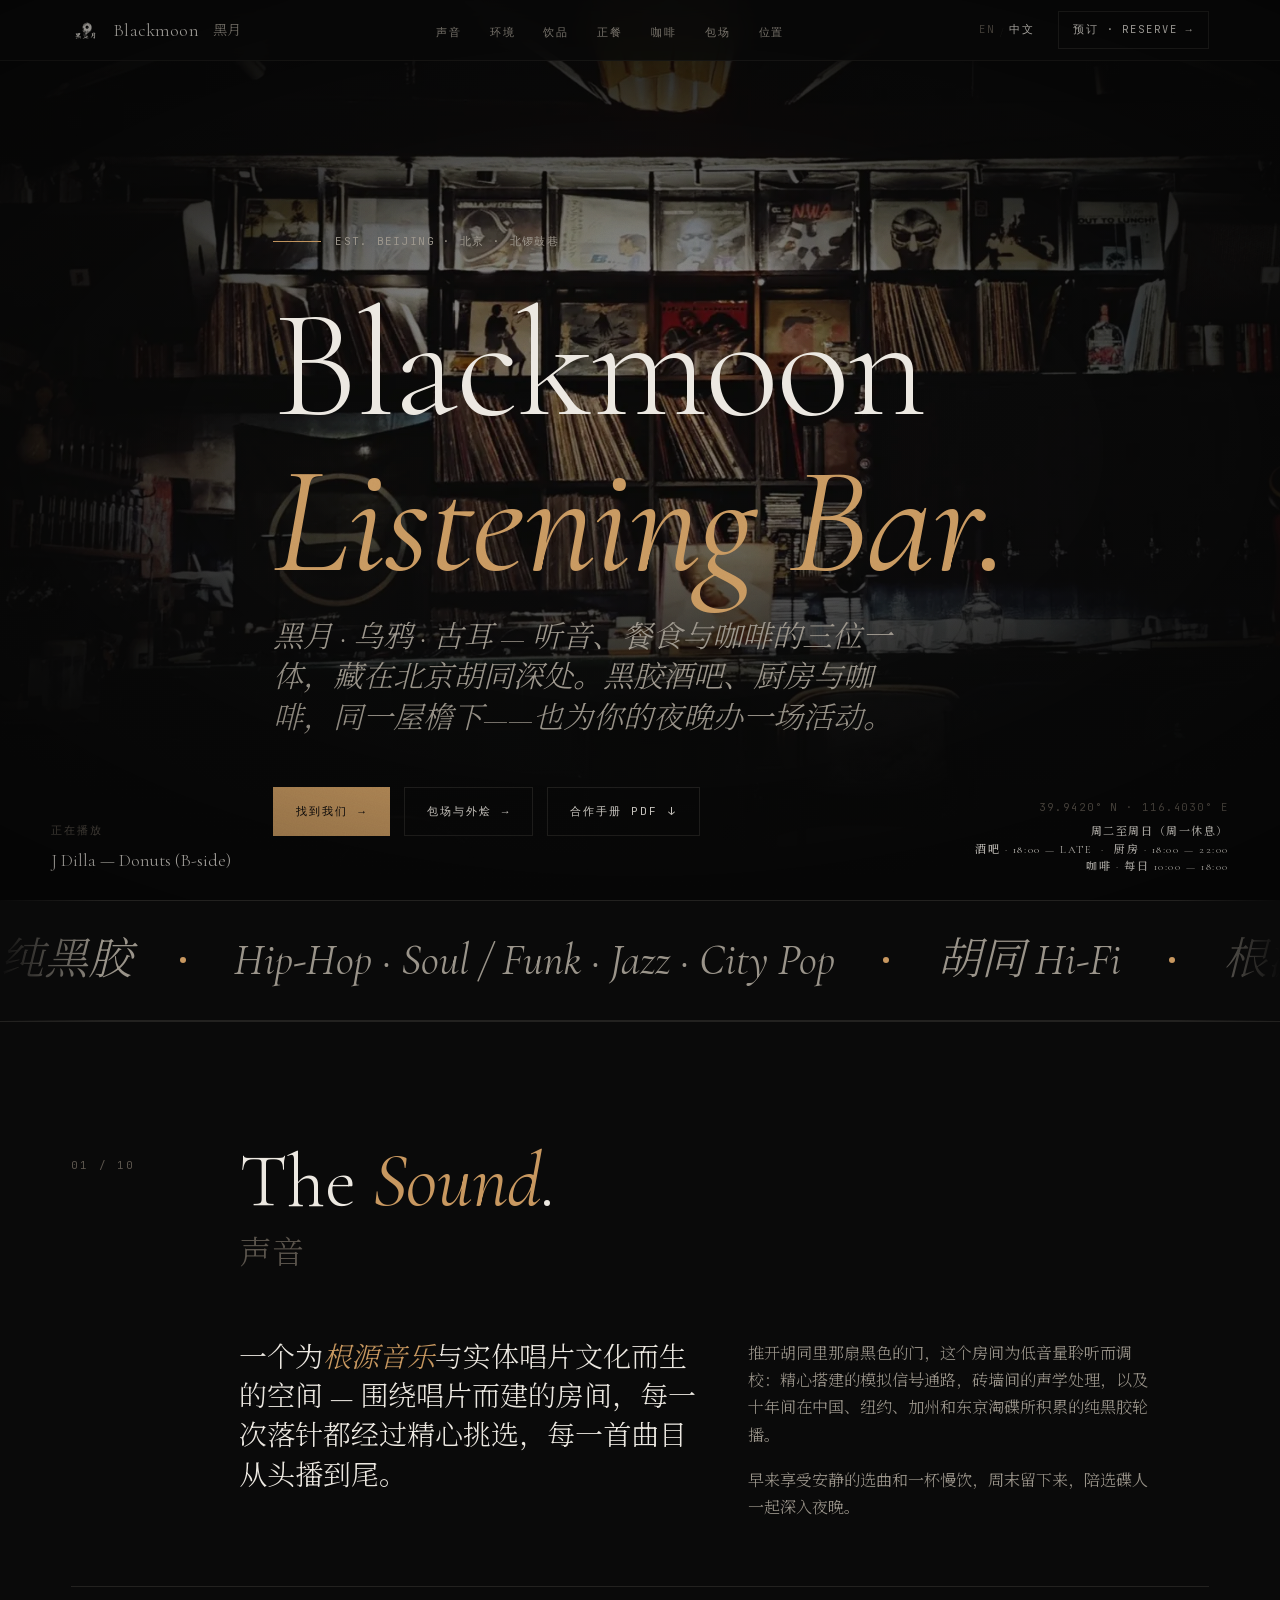
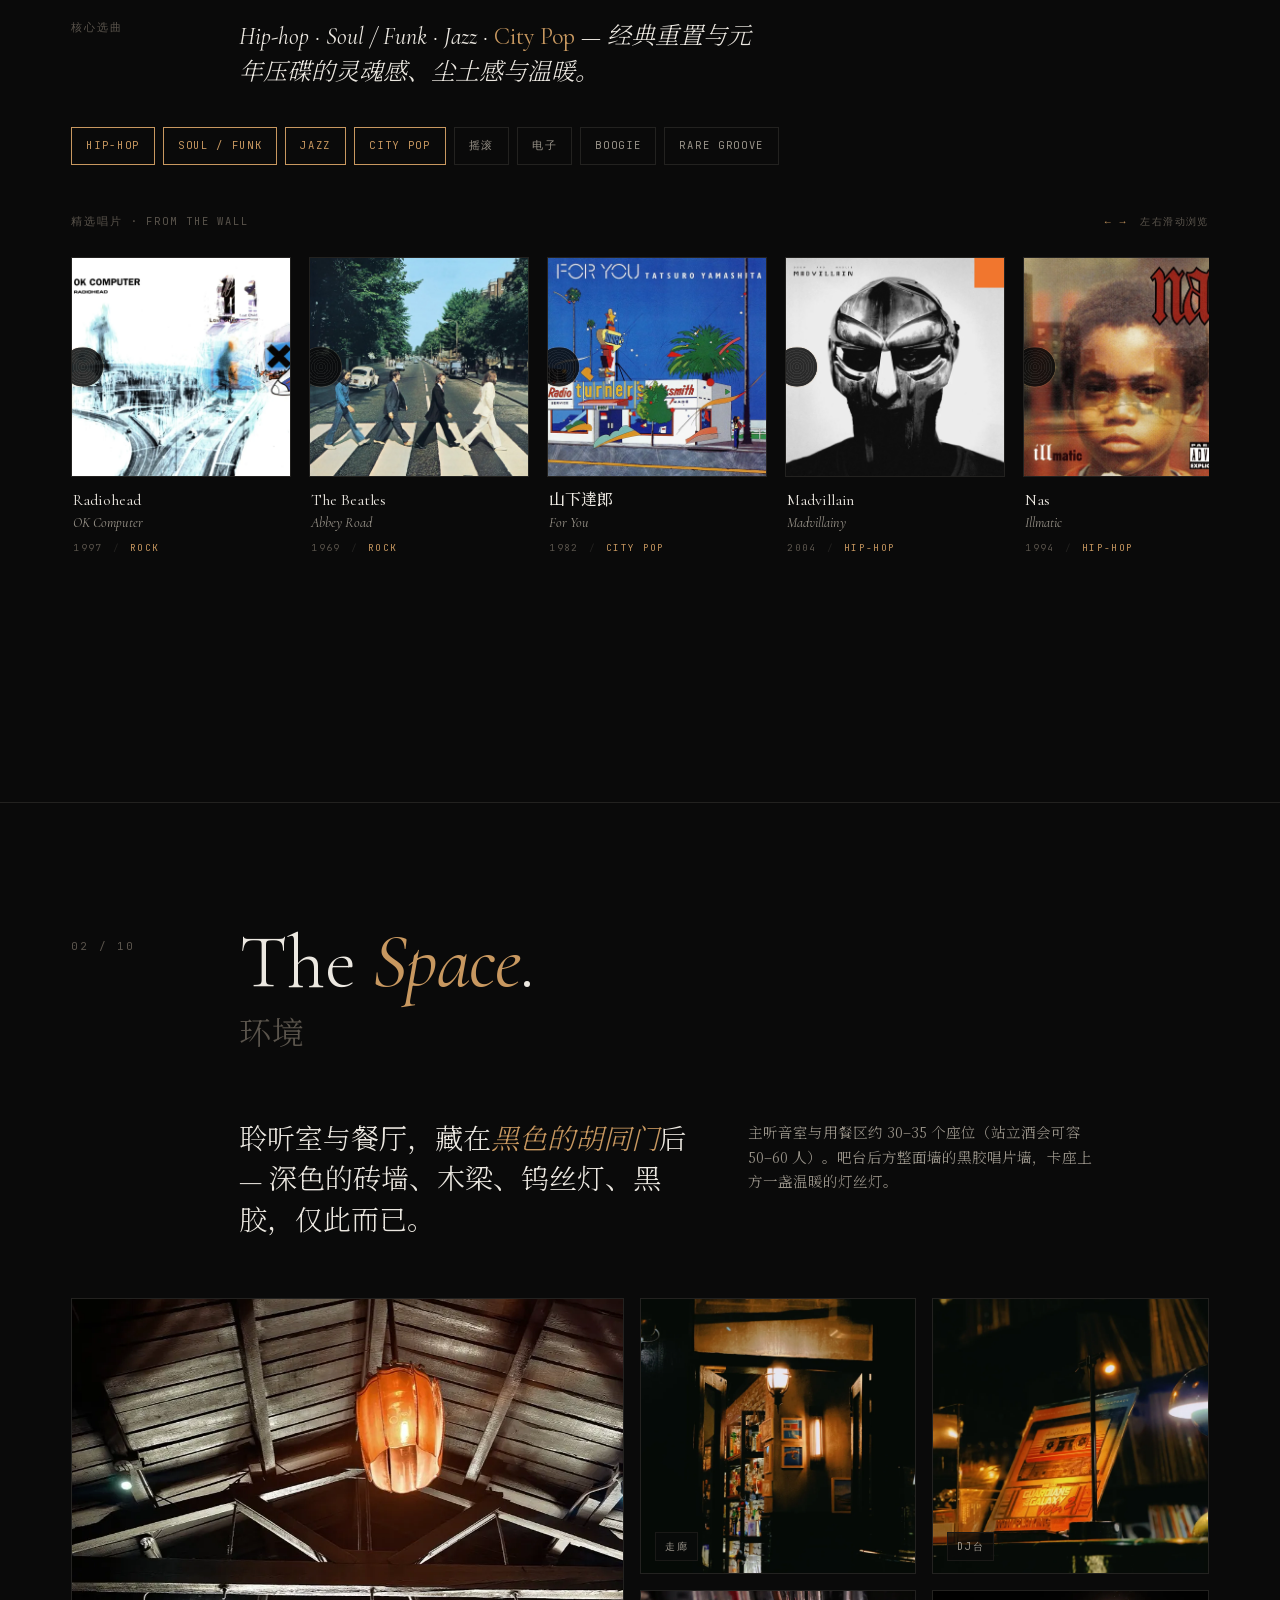
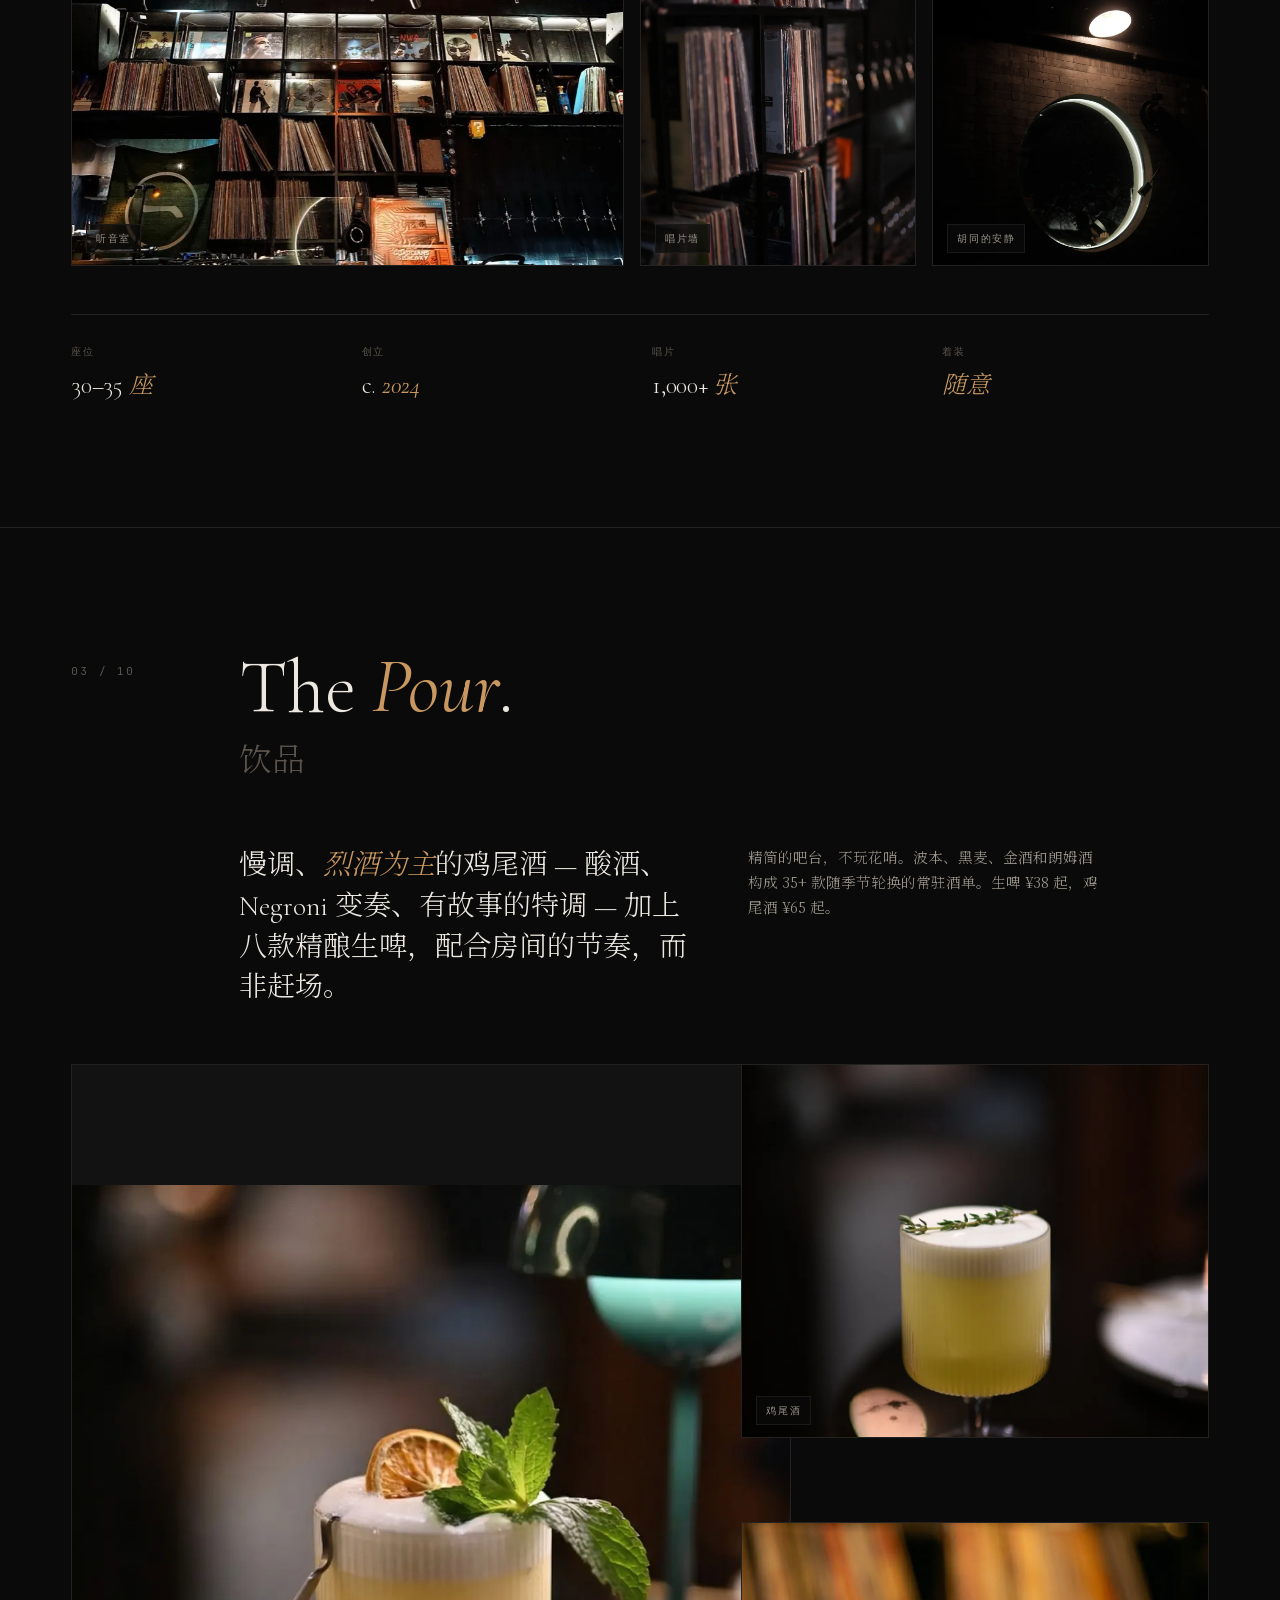
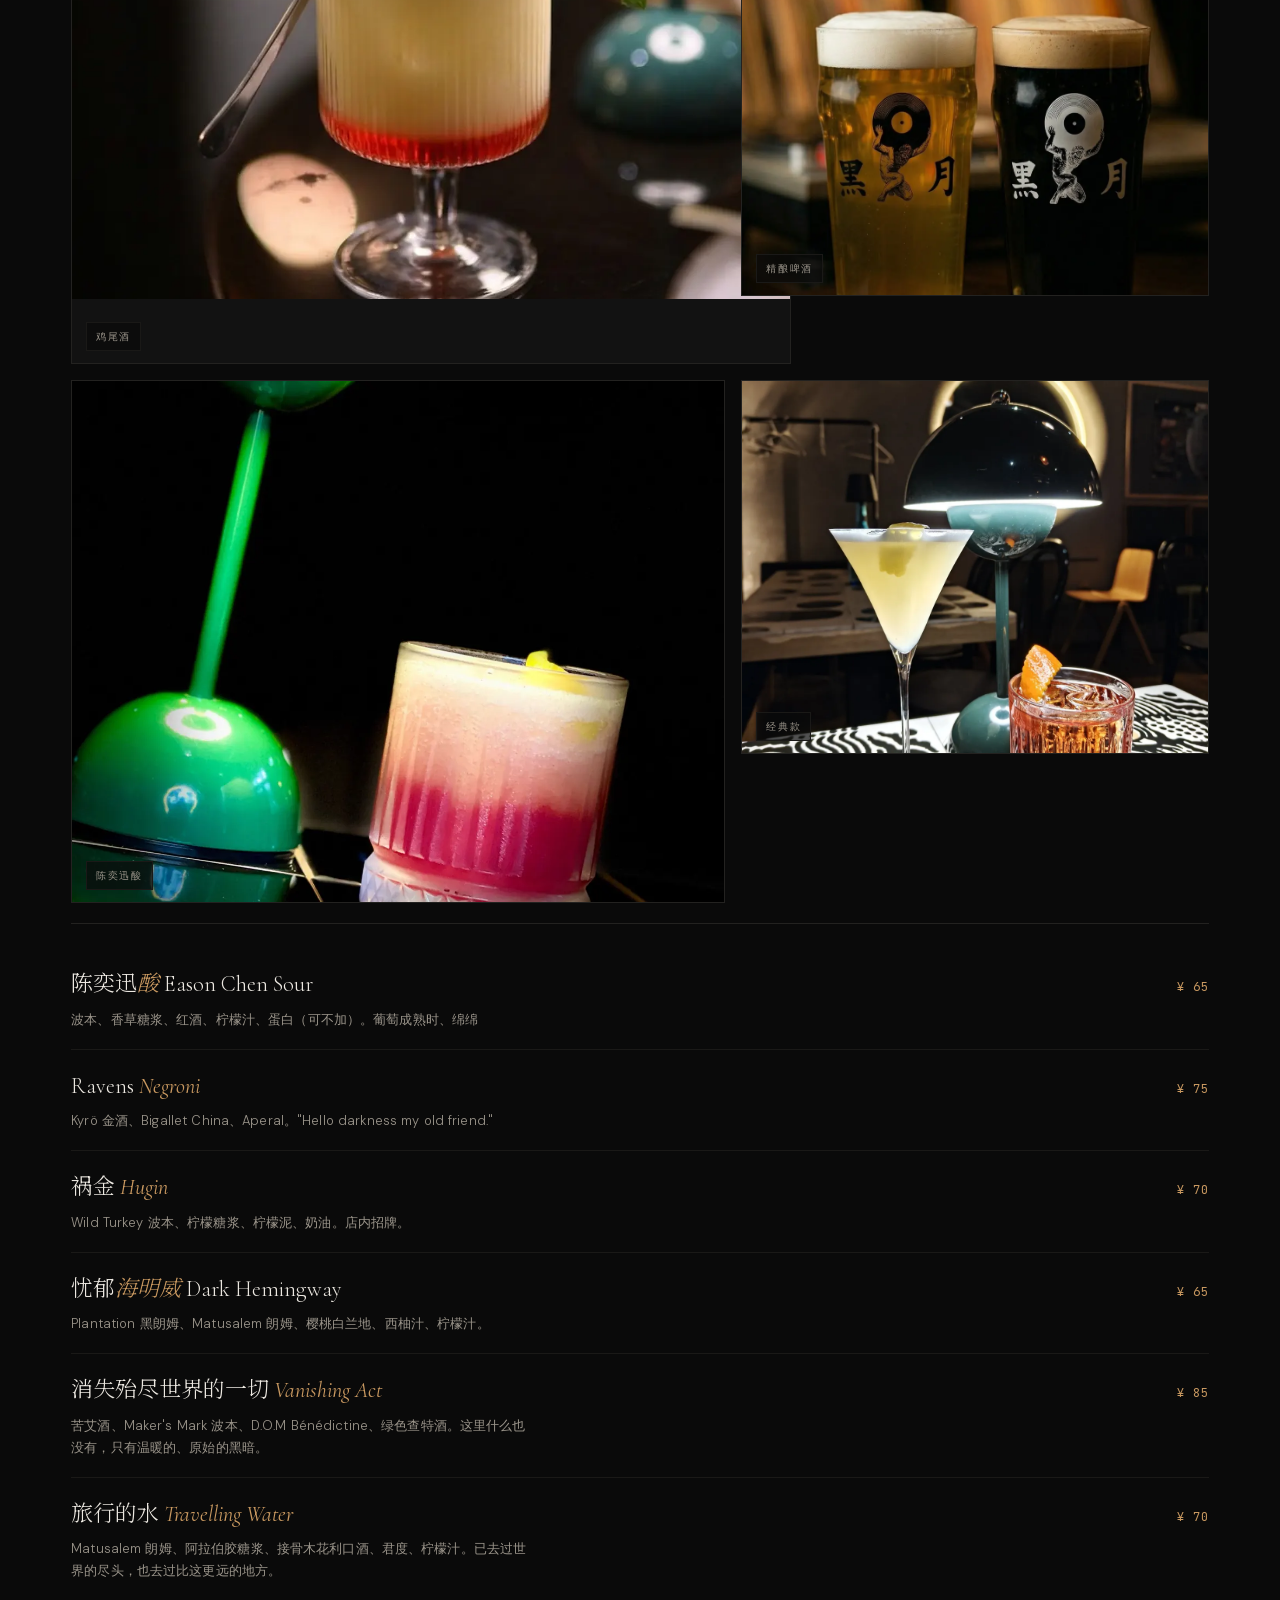
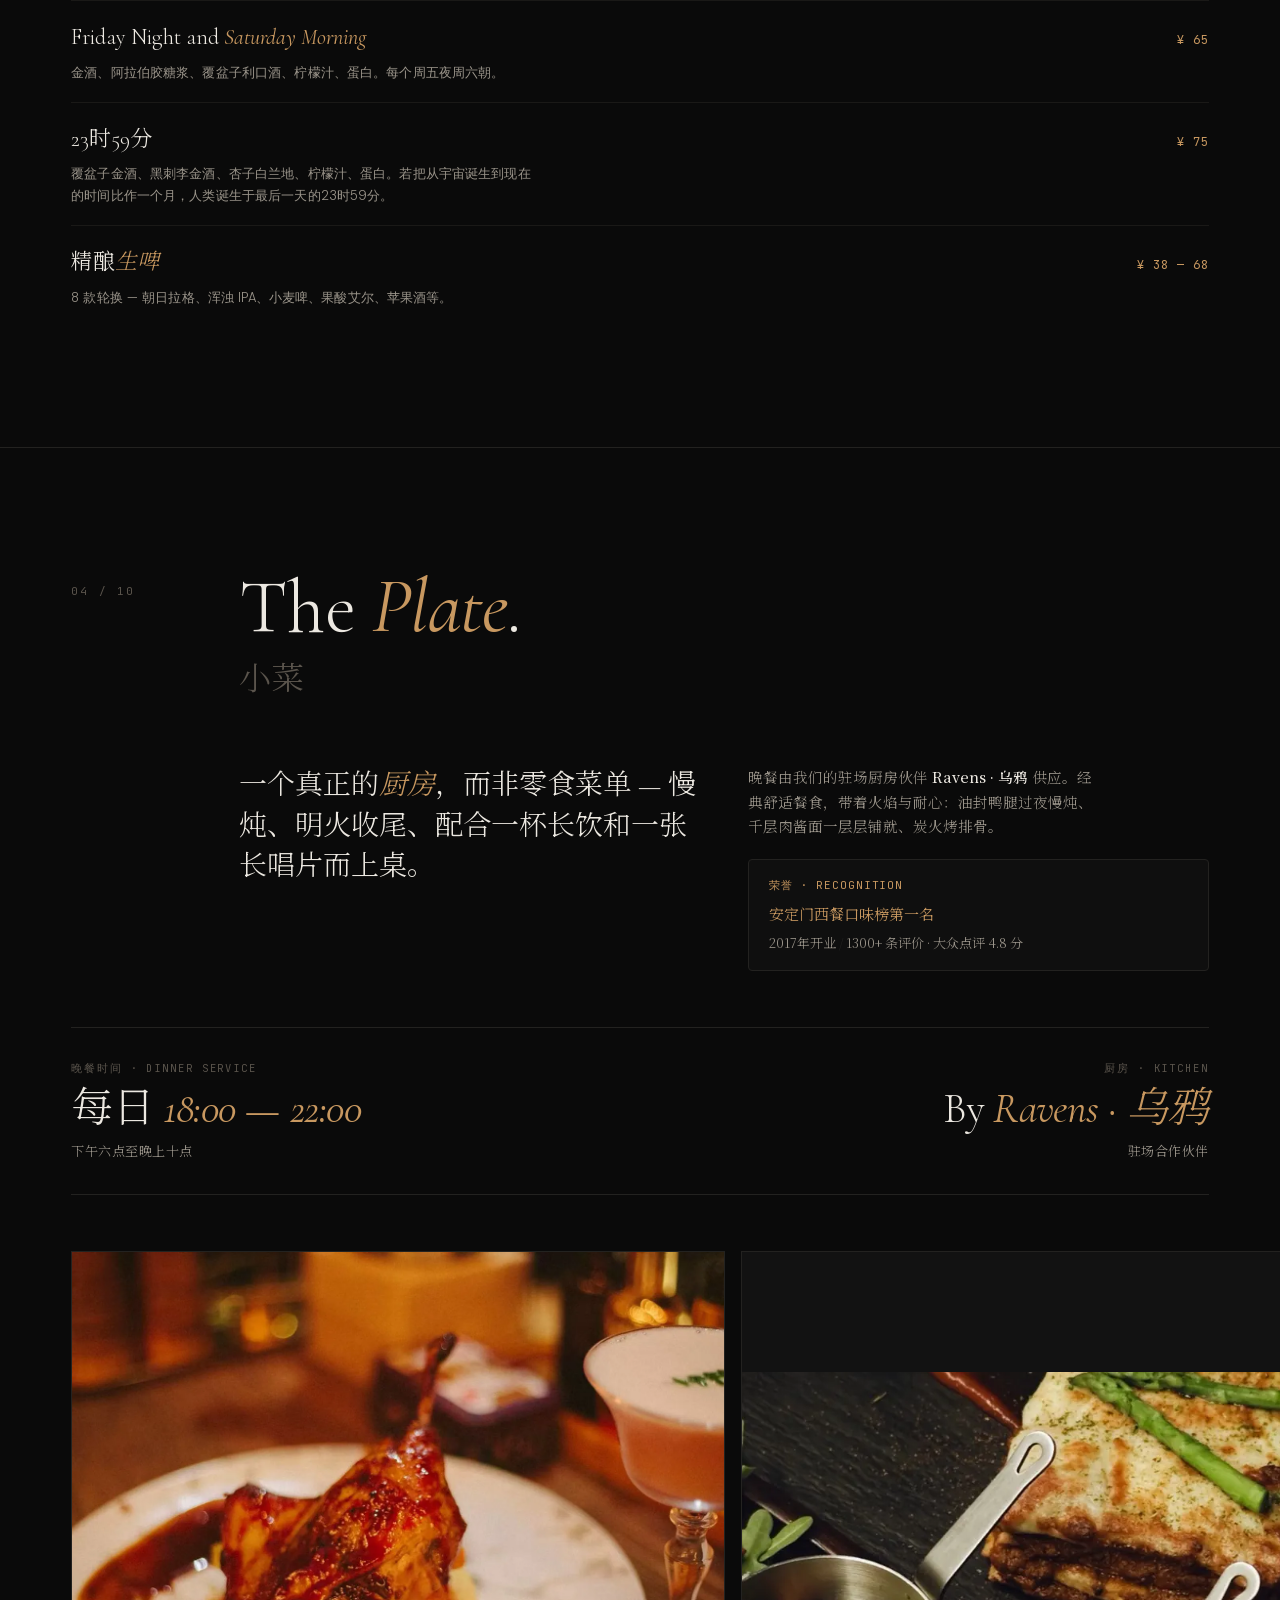
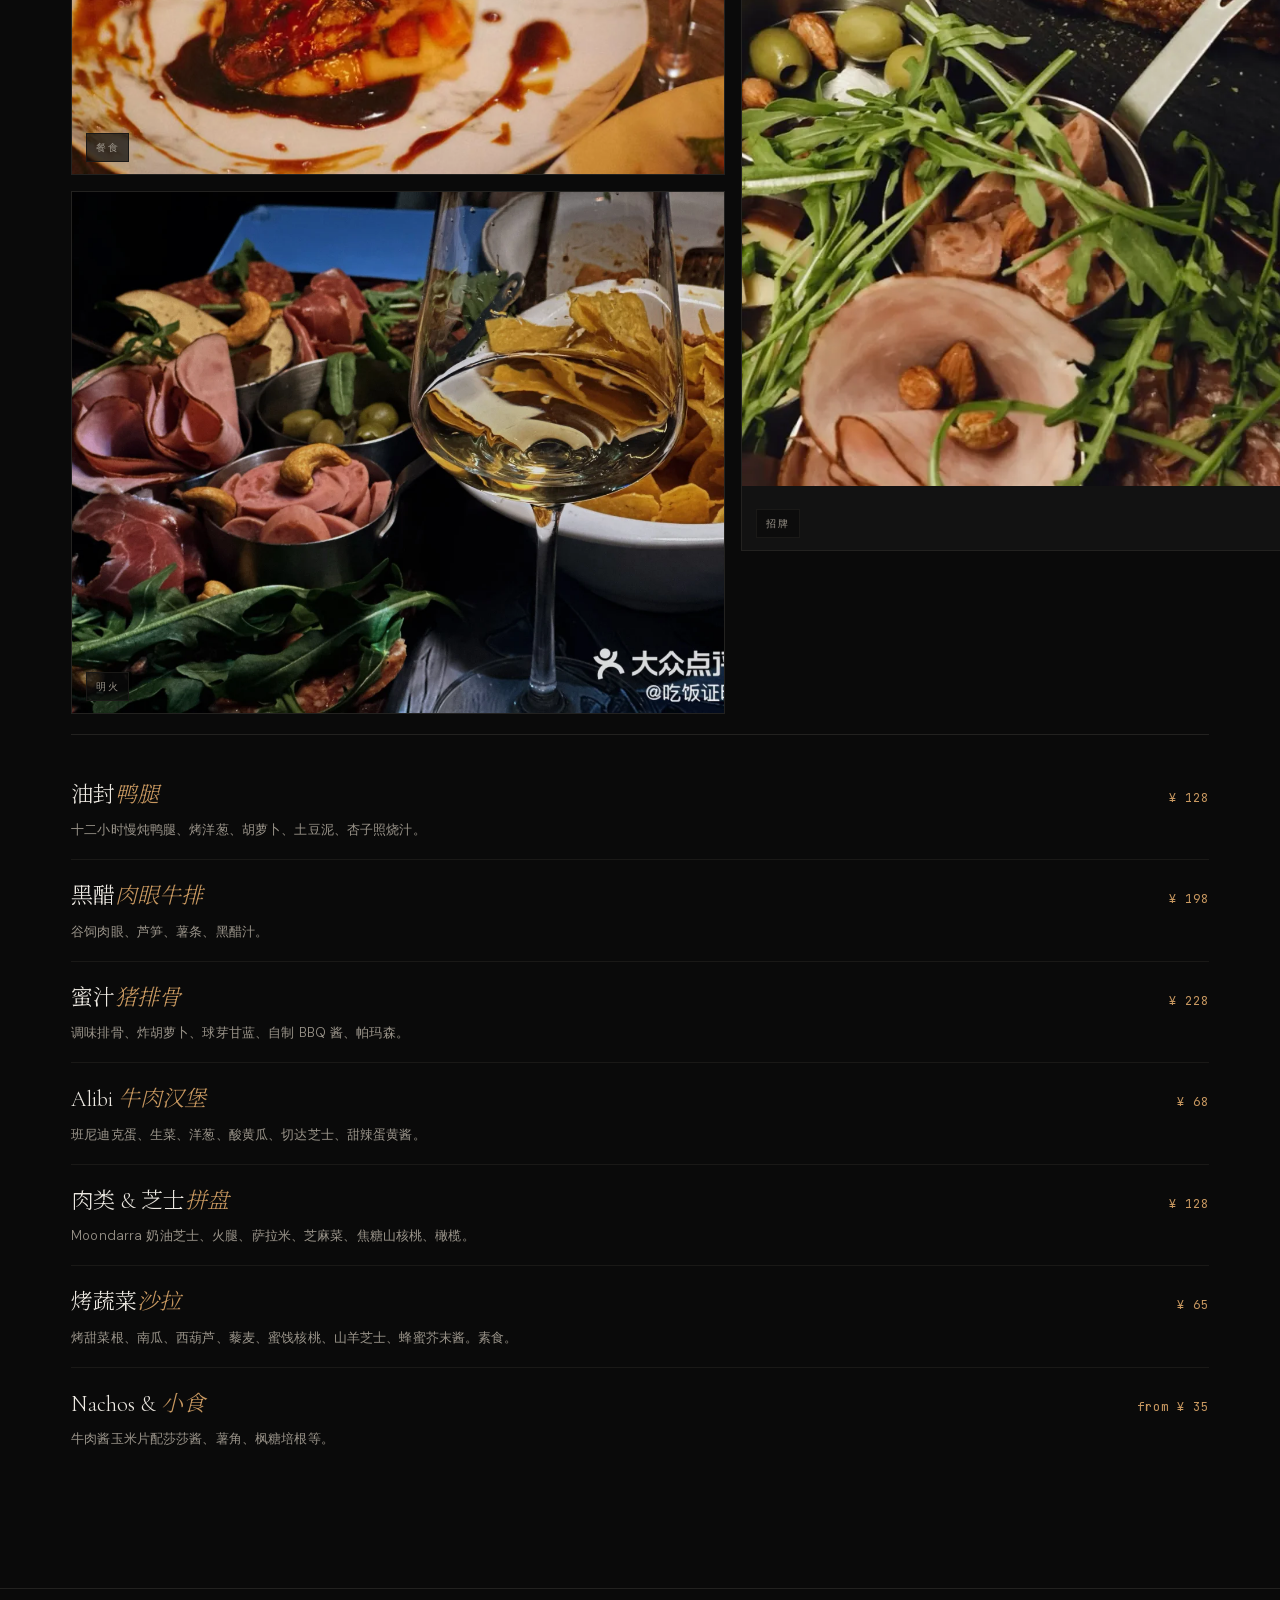
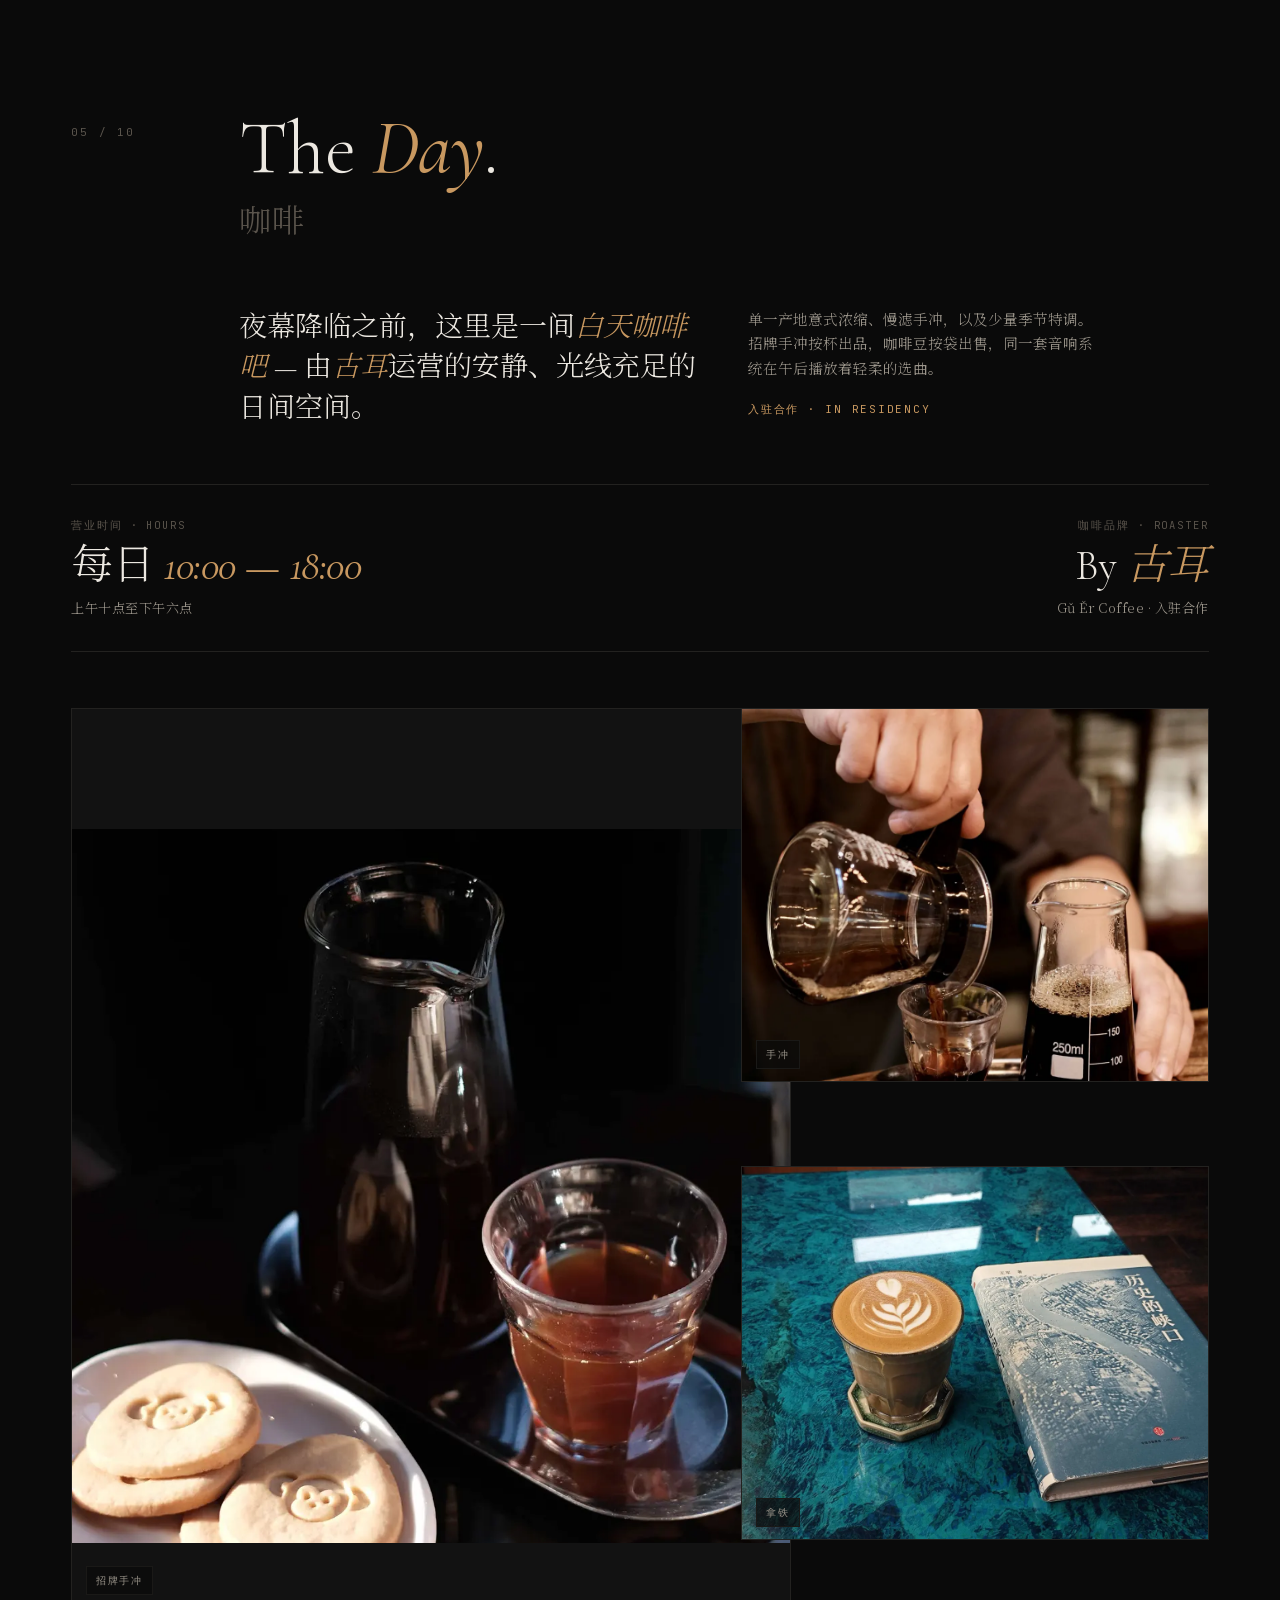
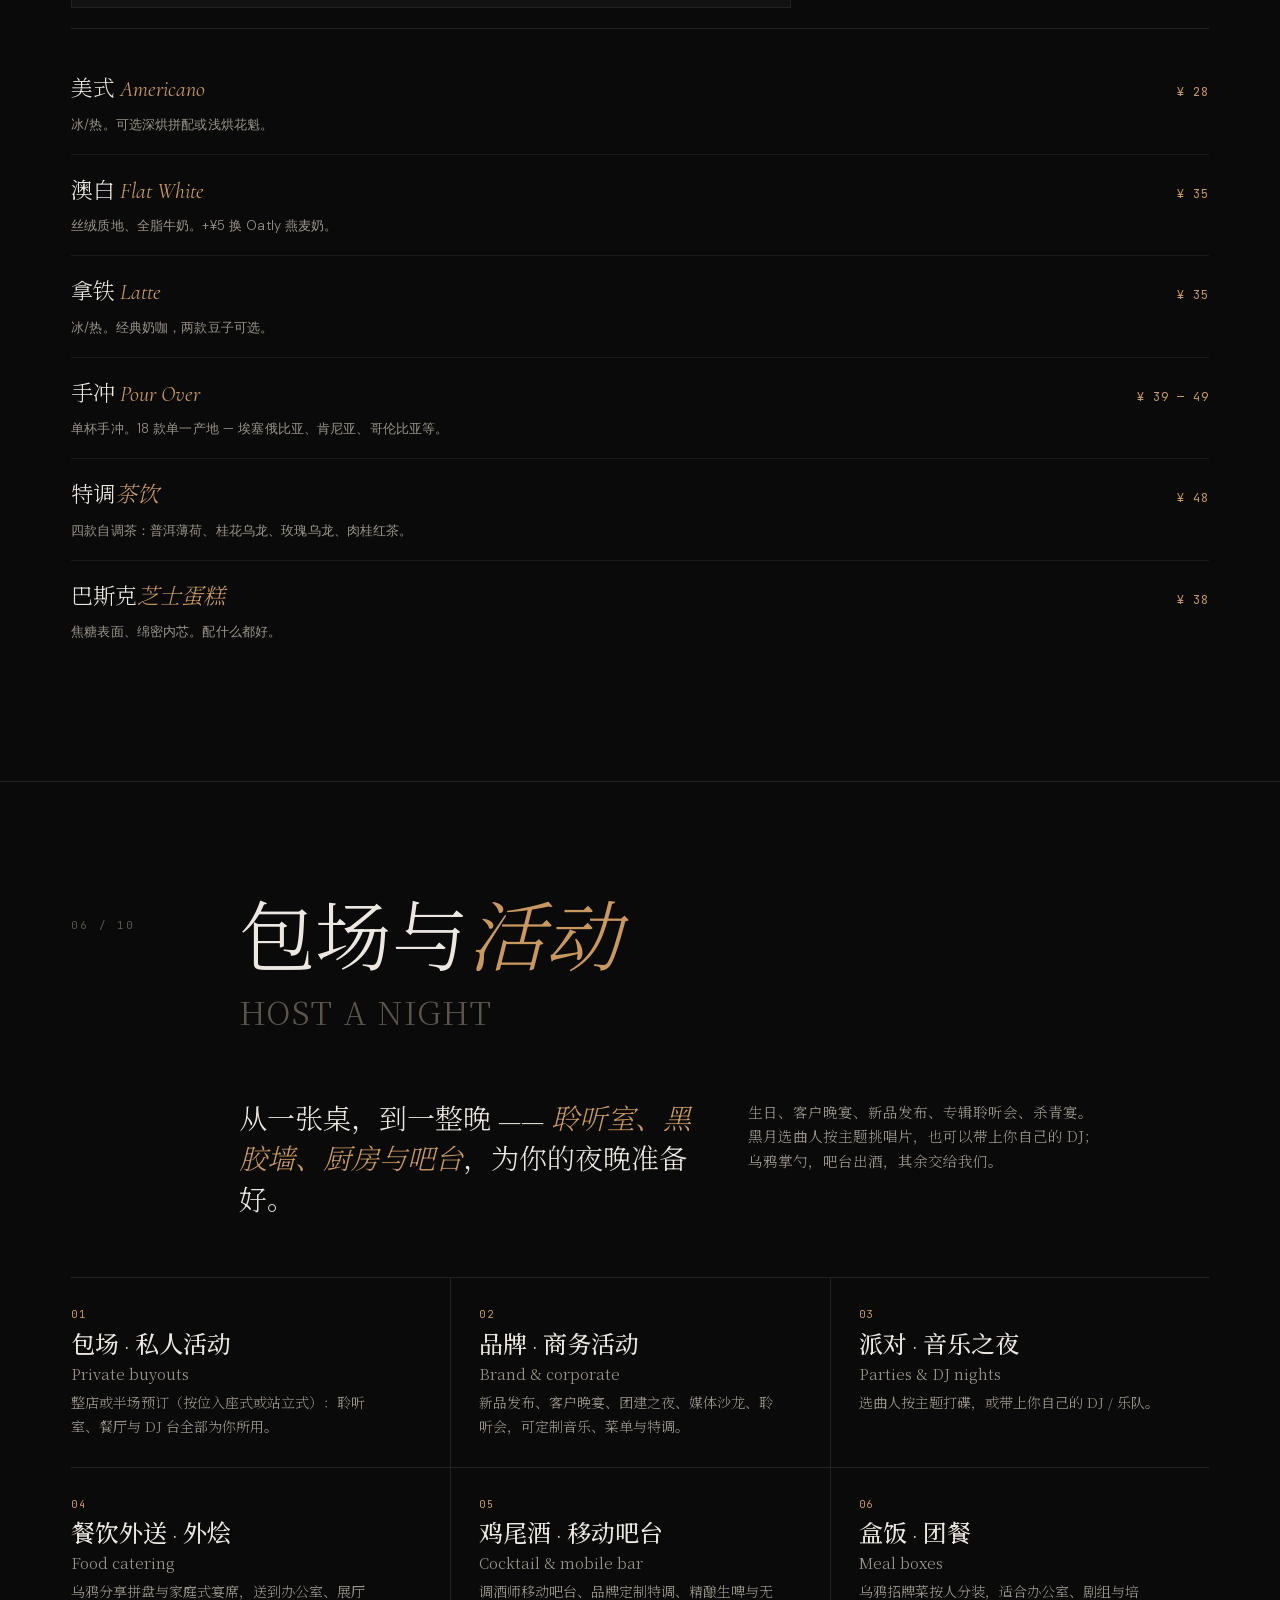
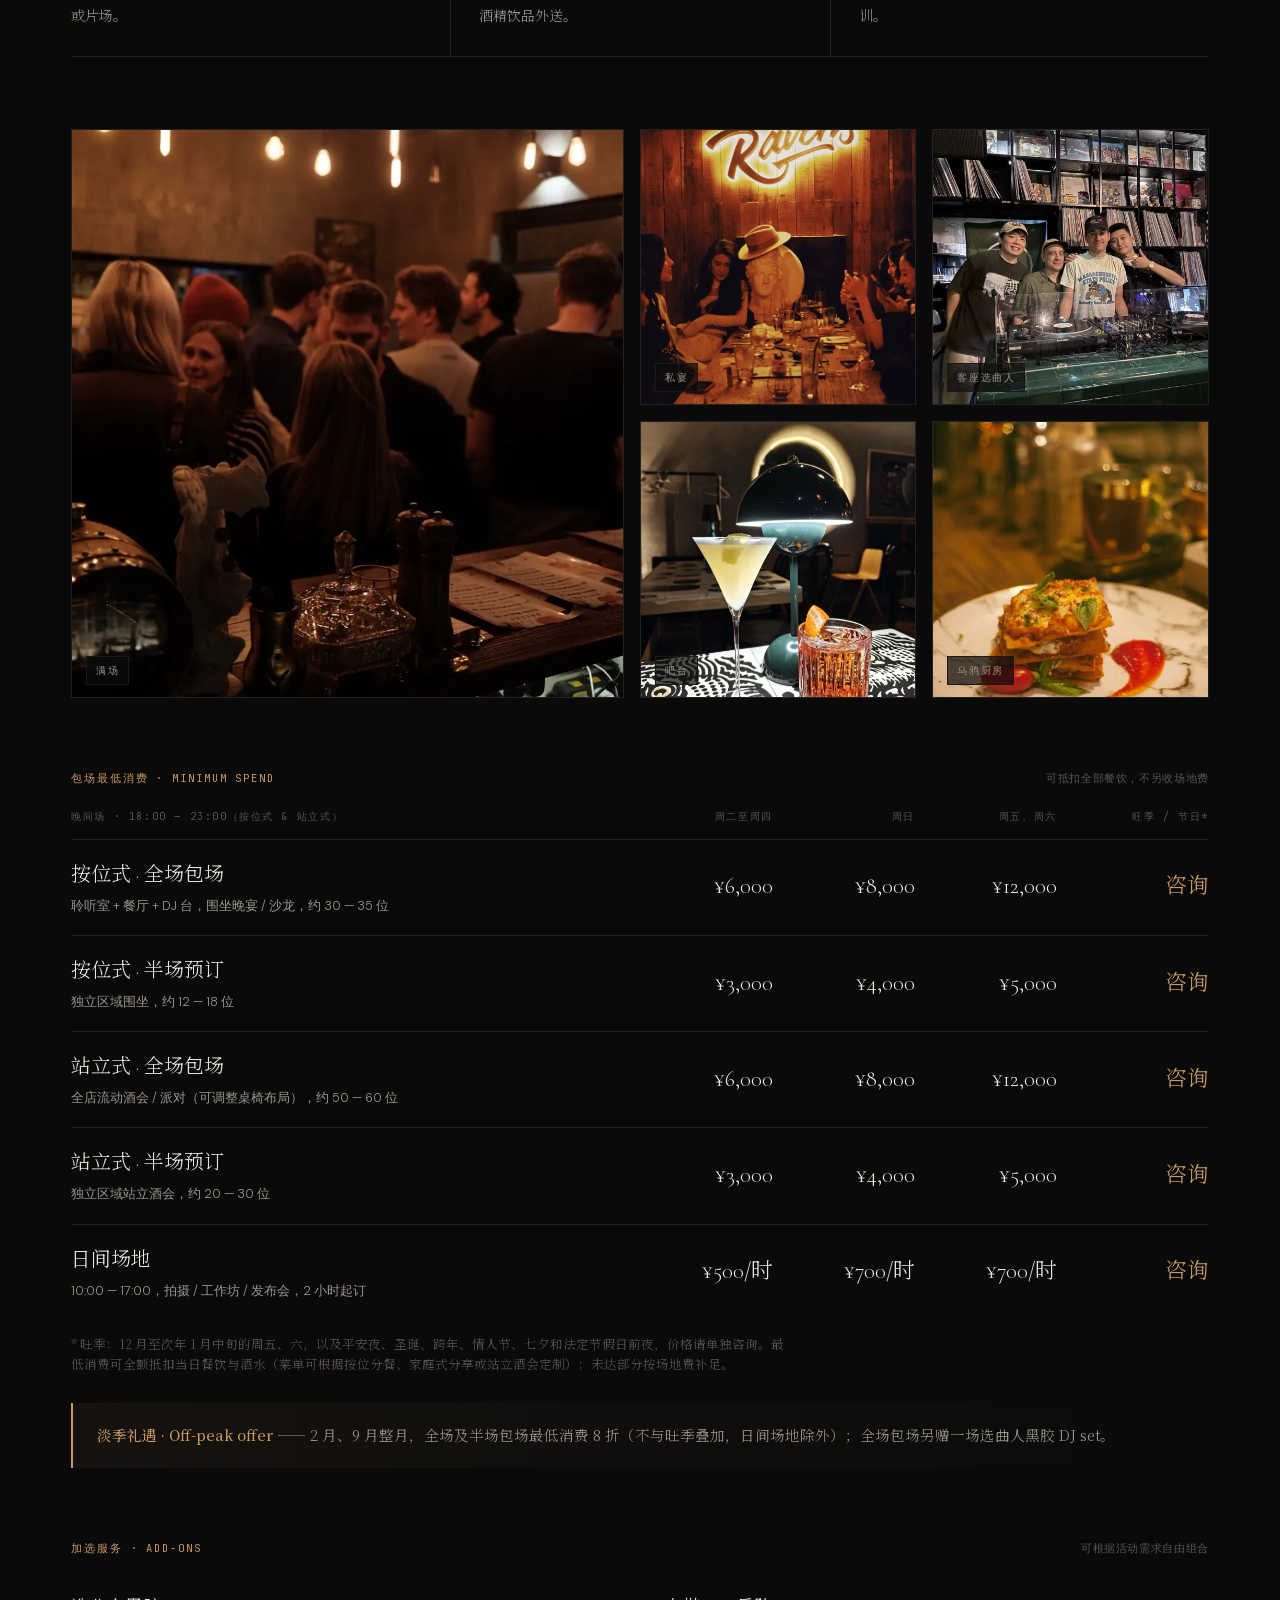
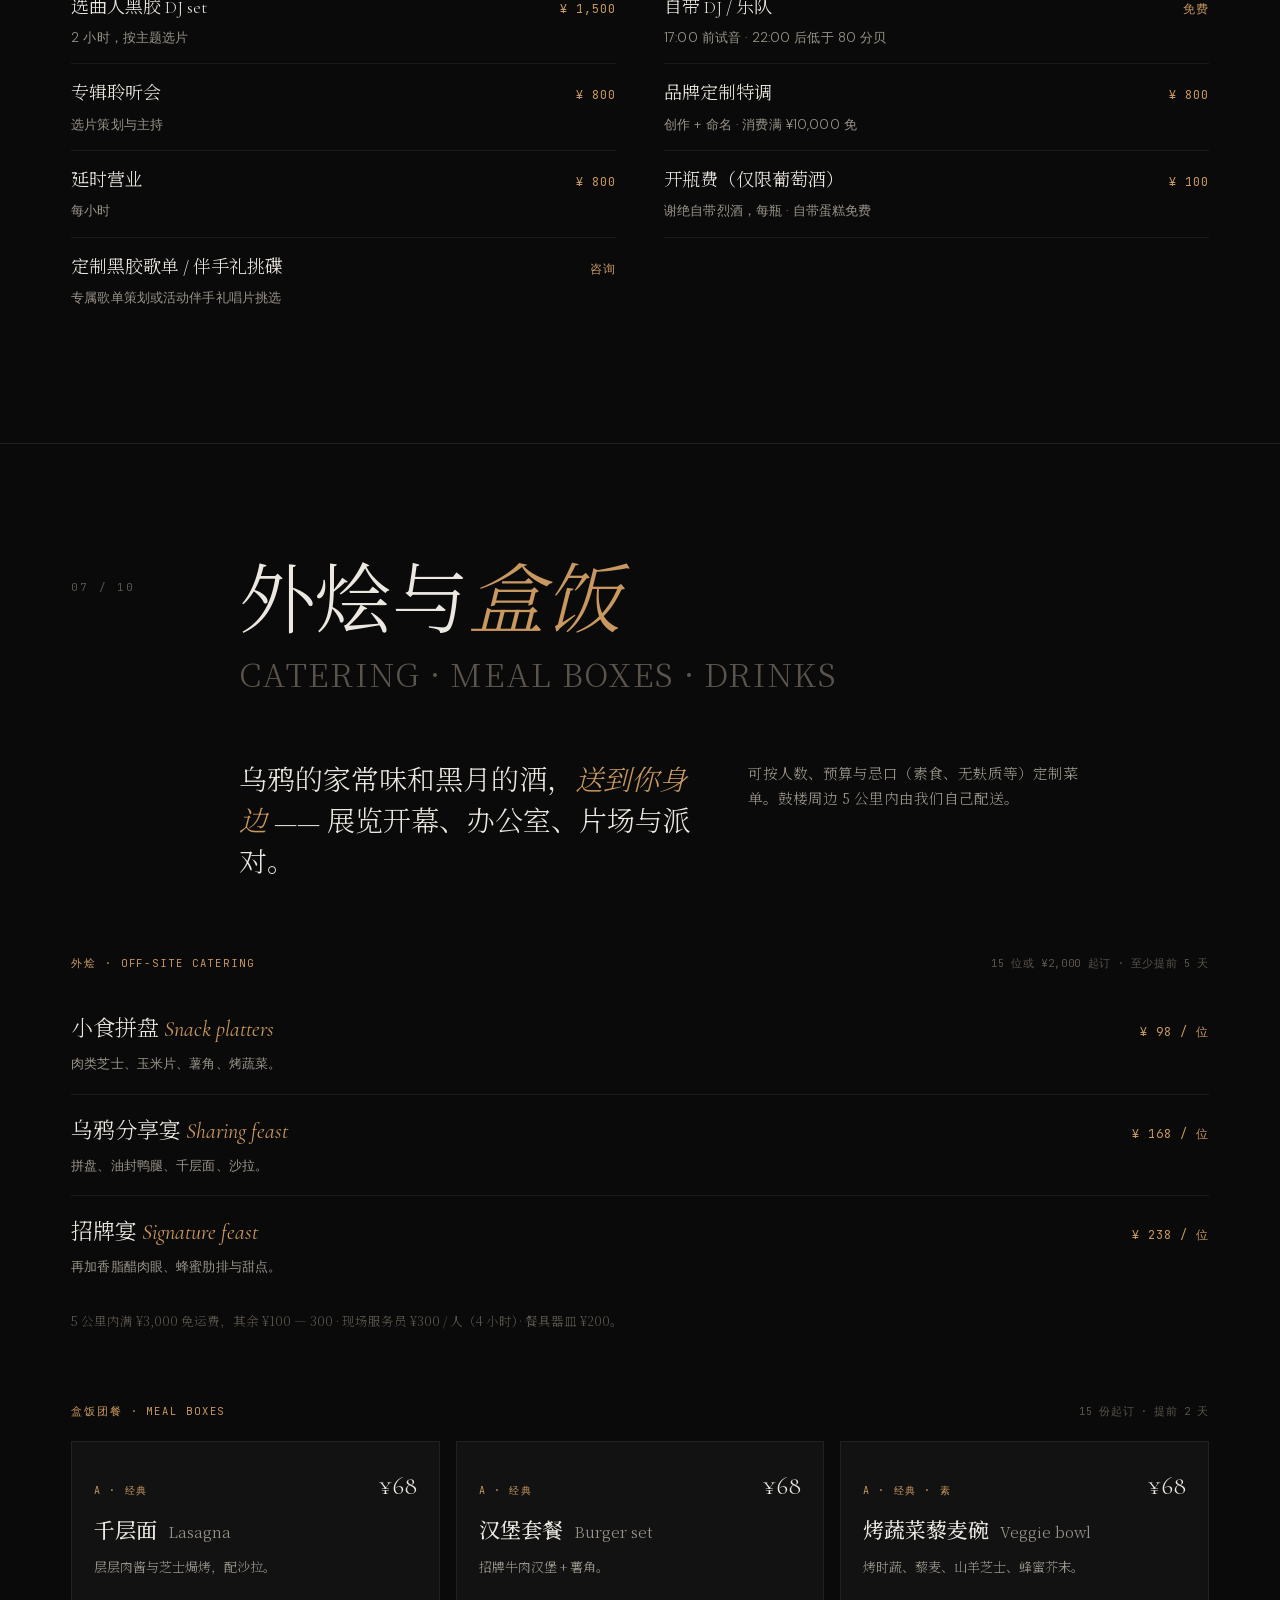
<file: zh/index.html>
<!doctype html>
<html lang="zh-Hans">
<head>
  <meta charset="utf-8" />
  <meta name="viewport" content="width=device-width, initial-scale=1" />

  <!-- ─── SEO META ────────────────────────────────────────────── -->
  <title>黑月 | 北京胡同黑胶听音酒吧</title>
  <meta name="description" content="黑月 — 北京胡同里的黑胶听音酒吧。鸡尾酒、精酿啤酒、乌鸦晚餐与古耳精品咖啡，承接包场活动、外烩与盒饭团餐。" />
  <link rel="canonical" href="https://blackmoonbeijing.com/zh/" />
  <meta property="og:type" content="website" />
  <meta property="og:url" content="https://blackmoonbeijing.com/zh/" />
  <meta property="og:title" content="黑月 | 北京胡同黑胶听音酒吧" />
  <meta property="og:description" content="黑月 — 北京胡同里的黑胶听音酒吧。鸡尾酒、精酿啤酒、乌鸦晚餐与古耳精品咖啡，承接包场活动、外烩与盒饭团餐。" />
  <meta property="og:locale" content="zh_CN" />
  <meta property="og:site_name" content="Blackmoon 黑月" />
  <meta property="og:image" content="https://blackmoonbeijing.com/og.jpg" />
  <meta property="og:image:width" content="1200" />
  <meta property="og:image:height" content="630" />
  <meta property="og:image:alt" content="黑月的黑胶墙与 DJ 台，北京胡同" />
  <meta name="twitter:card" content="summary_large_image" />
  <meta name="twitter:title" content="黑月 | 北京胡同黑胶听音酒吧" />
  <meta name="twitter:image" content="https://blackmoonbeijing.com/og.jpg" />
  <meta name="robots" content="index, follow, max-image-preview:large" />
  <meta property="og:locale:alternate" content="en_US" />
  <link rel="alternate" hreflang="en" href="https://blackmoonbeijing.com/" />
  <link rel="alternate" hreflang="zh-Hans" href="https://blackmoonbeijing.com/zh/" />
  <link rel="alternate" hreflang="x-default" href="https://blackmoonbeijing.com/" />

  <!-- ─── Geo-Meta Tags ──────────────────────────────────────── -->
  <meta name="geo.region" content="CN-11" />
  <meta name="geo.placename" content="Beijing" />
  <meta name="geo.position" content="39.9420;116.4030" />
  <meta name="ICBM" content="39.9420, 116.4030" />

  <!-- ─── JSON-LD: LocalBusiness / Bar ────────────────────────── -->
  <script type="application/ld+json">
  {
    "@context": "https://schema.org",
    "@type": ["BarOrPub", "Restaurant"],
    "@id": "https://blackmoonbeijing.com/#bar",
    "name": "黑月 Blackmoon Listening Bar",
    "description": "北京胡同里的黑胶听音酒吧。Hi-Fi模拟信号音响系统；Hip-hop、Soul/Funk、Jazz和City Pop为核心选片；精酿啤酒与特调鸡尾酒。",
    "url": "https://blackmoonbeijing.com/zh/",
    "image": "https://blackmoonbeijing.com/og.jpg",
    "telephone": "+86-186-1174-1214",
    "priceRange": "¥¥",
    "menu": "https://blackmoonbeijing.com/zh/#drinks",
    "servesCuisine": ["Bar", "Cocktails", "Western"],
    "address": {
      "@type": "PostalAddress",
      "streetAddress": "北锣鼓巷66号",
      "addressLocality": "东城区",
      "addressRegion": "北京",
      "postalCode": "100009",
      "addressCountry": "CN"
    },
    "geo": {
      "@type": "GeoCoordinates",
      "latitude": "39.9420",
      "longitude": "116.4030"
    },
    "openingHoursSpecification": [
      { "@type": "OpeningHoursSpecification", "name": "咖啡 (古耳)", "dayOfWeek": ["Monday","Tuesday","Wednesday","Thursday","Friday","Saturday","Sunday"], "opens": "10:00", "closes": "18:00" },
      { "@type": "OpeningHoursSpecification", "name": "酒吧", "dayOfWeek": ["Tuesday","Wednesday","Thursday"], "opens": "18:00", "closes": "01:00" },
      { "@type": "OpeningHoursSpecification", "name": "酒吧", "dayOfWeek": ["Friday","Saturday"], "opens": "18:00", "closes": "01:30" },
      { "@type": "OpeningHoursSpecification", "name": "酒吧", "dayOfWeek": ["Sunday"], "opens": "18:00", "closes": "01:00" }
    ],
    "sameAs": [
      "https://www.instagram.com/blackmoon.beijing/",
      "https://www.xiaohongshu.com/user/profile/blackmoon"
    ]
  }
  </script>

  <script type="application/ld+json">
  {
    "@context": "https://schema.org",
    "@graph": [
      {
        "@type": "WebSite",
        "@id": "https://blackmoonbeijing.com/#website",
        "url": "https://blackmoonbeijing.com/",
        "name": "Blackmoon 黑月",
        "inLanguage": [
          "en",
          "zh-Hans"
        ],
        "publisher": {
          "@id": "https://blackmoonbeijing.com/#bar"
        }
      },
      {
        "@type": [
          "BarOrPub",
          "Restaurant"
        ],
        "@id": "https://blackmoonbeijing.com/#bar",
        "alternateName": [
          "黑月",
          "Blackmoon Beijing",
          "黑月听音酒吧",
          "Blackmoon Listening Bar"
        ],
        "acceptsReservations": true,
        "currenciesAccepted": "CNY",
        "hasMap": "https://apis.map.qq.com/uri/v1/marker?marker=coord:39.943247,116.403009;title:Blackmoon·黑月;addr:北京市东城区北锣鼓巷66号",
        "maximumAttendeeCapacity": 60,
        "amenityFeature": [
          {
            "@type": "LocationFeatureSpecification",
            "name": "纯黑胶 Hi-Fi 聆听室",
            "value": true
          },
          {
            "@type": "LocationFeatureSpecification",
            "name": "DJ 台",
            "value": true
          },
          {
            "@type": "LocationFeatureSpecification",
            "name": "可包场",
            "value": true
          },
          {
            "@type": "LocationFeatureSpecification",
            "name": "鸡尾酒吧",
            "value": true
          },
          {
            "@type": "LocationFeatureSpecification",
            "name": "精酿生啤",
            "value": true
          }
        ],
        "department": [
          {
            "@type": "Restaurant",
            "name": "Ravens 乌鸦",
            "servesCuisine": [
              "Western",
              "Comfort food"
            ],
            "foundingDate": "2017"
          },
          {
            "@type": "CafeOrCoffeeShop",
            "name": "古耳 Gǔ Ěr Coffee",
            "openingHoursSpecification": {
              "@type": "OpeningHoursSpecification",
              "dayOfWeek": [
                "Monday",
                "Tuesday",
                "Wednesday",
                "Thursday",
                "Friday",
                "Saturday",
                "Sunday"
              ],
              "opens": "10:00",
              "closes": "18:00"
            }
          }
        ],
        "hasOfferCatalog": {
          "@type": "OfferCatalog",
          "name": "包场、外烩与盒饭",
          "url": "https://blackmoonbeijing.com/zh/#events",
          "itemListElement": [
            {
              "@type": "Offer",
              "itemOffered": {
                "@type": "Service",
                "name": "整店包场（按位式 / 站立式，晚间）",
                "description": "周二至周四 18:00–23:00 餐饮最低消费；周日 ¥8,000，周五六 ¥12,000，旺季请咨询。按位约 30–35 位，站立约 50–60 位。"
              },
              "priceSpecification": {
                "@type": "PriceSpecification",
                "price": 6000,
                "priceCurrency": "CNY"
              }
            },
            {
              "@type": "Offer",
              "itemOffered": {
                "@type": "Service",
                "name": "半场预订（按位式 / 站立式，晚间）",
                "description": "按位约 12–18 位、站立约 20–30 位，周二至周四最低消费；周日 ¥4,000，周五六 ¥5,000，旺季请咨询。"
              },
              "priceSpecification": {
                "@type": "PriceSpecification",
                "price": 3000,
                "priceCurrency": "CNY"
              }
            },
            {
              "@type": "Offer",
              "itemOffered": {
                "@type": "Service",
                "name": "日间场地",
                "description": "10:00–17:00 拍摄、工作坊、发布会（2 小时起订）；周二至周四 ¥500/小时，周五至周日 ¥700/小时。"
              },
              "priceSpecification": {
                "@type": "PriceSpecification",
                "price": 500,
                "priceCurrency": "CNY",
                "unitText": "每小时"
              }
            },
            {
              "@type": "Offer",
              "itemOffered": {
                "@type": "Service",
                "name": "外烩",
                "description": "鼓楼周边 5 公里内配送；每位 ¥98 / ¥168 / ¥238 起，15 位或 ¥2,000 起。"
              },
              "priceSpecification": {
                "@type": "PriceSpecification",
                "price": 98,
                "priceCurrency": "CNY",
                "unitText": "每位"
              }
            },
            {
              "@type": "Offer",
              "itemOffered": {
                "@type": "Service",
                "name": "盒饭团餐",
                "description": "办公室与剧组盒饭；¥68 / ¥98 / ¥138，15 份起，提前 2 天预订。"
              },
              "priceSpecification": {
                "@type": "PriceSpecification",
                "price": 68,
                "priceCurrency": "CNY",
                "unitText": "每份"
              }
            },
            {
              "@type": "Offer",
              "itemOffered": {
                "@type": "Service",
                "name": "移动吧台",
                "description": "1 位调酒师、3 小时、50 位以内，含冰与杯具。"
              },
              "priceSpecification": {
                "@type": "PriceSpecification",
                "price": 1500,
                "priceCurrency": "CNY"
              }
            }
          ]
        },
        "subjectOf": {
          "@type": "DigitalDocument",
          "name": "Blackmoon & Ravens events & catering brochure",
          "encodingFormat": "application/pdf",
          "url": "https://blackmoonbeijing.com/assets/downloads/blackmoon-ravens-brochure.pdf",
          "inLanguage": [
            "en",
            "zh-Hans"
          ]
        }
      }
    ]
  }
  </script>

  <script type="application/ld+json">
  {
    "@context": "https://schema.org",
    "@type": "FAQPage",
    "inLanguage": "zh-Hans",
    "mainEntity": [
      {
        "@type": "Question",
        "name": "黑月是什么样的地方？",
        "acceptedAnswer": {
          "@type": "Answer",
          "text": "黑月是北京东城区北锣鼓巷胡同里的纯黑胶 Hi-Fi 聆听酒吧，与 2017 年开业的餐厅乌鸦、精品咖啡古耳同在一个屋檐下。选片以 Hip-hop、Soul/Funk、Jazz 和 City Pop 为主。"
        }
      },
      {
        "@type": "Question",
        "name": "黑月在哪里？营业时间？",
        "acceptedAnswer": {
          "@type": "Answer",
          "text": "北京市东城区北锣鼓巷 66 号。古耳咖啡每天 10:00–18:00；酒吧周二至周四 18:00–01:00，周五、六 18:00–01:30，周日 18:00–01:00，周一休息。"
        }
      },
      {
        "@type": "Question",
        "name": "怎么订座？",
        "acceptedAnswer": {
          "@type": "Answer",
          "text": "添加微信 RavensDomain 或致电 +86 186 1174 1214。周五、六 18:00–21:00，8 位以上需选择套餐（用餐 2 小时），12 位以上请预订半场。"
        }
      },
      {
        "@type": "Question",
        "name": "可以包场办私人活动吗？",
        "acceptedAnswer": {
          "@type": "Answer",
          "text": "可以，提供按位入座式与站立酒会式包场。全场晚间包场（18:00–23:00，按位约 30–35 位 / 站立约 50–60 位）为餐饮最低消费：周二至周四 ¥6,000、周日 ¥8,000、周五六 ¥12,000（旺季请咨询）。半场（按位约 12–18 位 / 站立约 20–30 位）¥3,000 起。日间场地（10:00–17:00，2 小时起）¥500/小时起。2 月、9 月晚间包场最低消费 8 折。"
        }
      },
      {
        "@type": "Question",
        "name": "包场餐饮菜单怎么定？",
        "acceptedAnswer": {
          "@type": "Answer",
          "text": "包场餐饮可根据活动形式与预算灵活定制——按位分餐晚宴、长桌家庭式分享或站立酒会小食拼盘，全部计入最低消费。"
        }
      },
      {
        "@type": "Question",
        "name": "可以自带 DJ 或乐队吗？",
        "acceptedAnswer": {
          "@type": "Answer",
          "text": "可以，免费。17:00 前试音，22:00 起音乐须低于 80 分贝（以店内分贝仪为准）。也可请黑月选曲人打 2 小时黑胶 DJ set，¥1,500。"
        }
      },
      {
        "@type": "Question",
        "name": "有外烩和盒饭吗？",
        "acceptedAnswer": {
          "@type": "Answer",
          "text": "有。外烩每位 ¥98 / ¥168 / ¥238 起（15 位或 ¥2,000 起，提前 5 天）。盒饭 ¥68 / ¥98 / ¥138（15 份起，提前 2 天），鼓楼周边 5 公里内配送，午餐 11:30–13:00（周二至周五）或晚餐 17:30–19:00。另有移动鸡尾酒吧台（¥1,500）。"
        }
      },
      {
        "@type": "Question",
        "name": "定金和取消怎么算？",
        "acceptedAnswer": {
          "@type": "Answer",
          "text": "支付 50% 定金锁定日期。提前 7 天以上取消，全额退还。可开发票。"
        }
      }
    ]
  }
  </script>

  <!-- ─── ANALYTICS ──────────────────────────────────────────────
       Paste the provider snippet(s) here once the account exists:
       · Baidu Tongji (works in mainland China):
           var _hmt=_hmt||[];(function(){var s=document.createElement("script");s.src="https://hm.baidu.com/hm.js?SITE_ID";document.head.appendChild(s)})();
       · Umami Cloud (international, cookie-free):
           <script defer src="https://cloud.umami.is/script.js" data-website-id="WEBSITE_ID"></script>
       Conversion clicks are tracked by the track() helper at the end of <body>.
  ──────────────────────────────────────────────────────────────── -->
  <script defer src="https://cloud.umami.is/script.js" data-website-id="d06d15f5-08f2-4c68-95e5-508470fb8c60"></script>
  <script type="text/javascript">
    (function(c,l,a,r,i,t,y){
        c[a]=c[a]||function(){(c[a].q=c[a].q||[]).push(arguments)};
        t=l.createElement(r);t.async=1;t.src="https://www.clarity.ms/tag/"+i;
        y=l.getElementsByTagName(r)[0];y.parentNode.insertBefore(t,y);
    })(window, document, "clarity", "script", "z6pex02ajw");
  </script>

  <!-- ─── Fonts ──────────────────────────────────────────────── -->
  <link href="/assets/fonts/fonts.css" rel="stylesheet" />

  <style>
    :root{
      --bg:          #0a0a0a;
      --bg-2:        #121212;
      --bg-3:        #161616;
      --fg:          #ece8e1;       /* warm off-white */
      --fg-dim:      #9a948a;
      --fg-faint:    #5a544c;
      --rule:        #232220;
      --rule-soft:   #1a1917;
      --accent:      #c89860;       /* tungsten amber */
      --accent-2:    #8a5a2b;

      --f-display: 'Cormorant Garamond', 'Noto Serif SC', ui-serif, Georgia, serif;
      --f-body:    'DM Sans', ui-sans-serif, system-ui, sans-serif;
      --f-mono:    'JetBrains Mono', ui-monospace, monospace;
      --f-cn:      'Noto Serif SC', 'Cormorant Garamond', serif;

      --max: 1240px;
      --pad: clamp(20px, 4vw, 56px);
    }

    /* Subtle film-grain overlay — vinyl/analog texture */
    body::before{
      content:"";position:fixed;inset:0;z-index:1000;pointer-events:none;
      opacity:0.06;mix-blend-mode:overlay;
      background-image:url("data:image/svg+xml;utf8,<svg viewBox='0 0 200 200' xmlns='http://www.w3.org/2000/svg'><filter id='n'><feTurbulence type='fractalNoise' baseFrequency='0.9' numOctaves='2' stitchTiles='stitch'/><feColorMatrix values='0 0 0 0 0.95  0 0 0 0 0.92  0 0 0 0 0.85  0 0 0 1 0'/></filter><rect width='100%25' height='100%25' filter='url(%23n)'/></svg>");
      background-size:200px 200px;
    }
    /* Vignette to deepen the room corners */
    body::after{
      content:"";position:fixed;inset:0;z-index:999;pointer-events:none;
      background:radial-gradient(ellipse 90% 70% at 50% 50%, transparent 40%, rgba(0,0,0,0.55) 100%);
    }

    *{box-sizing:border-box;margin:0;padding:0}
    html,body{background:var(--bg);color:var(--fg);font-family:var(--f-body);font-weight:300;font-size:16px;line-height:1.55;-webkit-font-smoothing:antialiased;text-rendering:optimizeLegibility;overflow-x:hidden}
    body{font-family:var(--f-cn),var(--f-body);line-height:1.7}
    html{overflow-x:hidden}
    a{color:inherit;text-decoration:none}
    img,svg{display:block;max-width:100%}
    ::selection{background:var(--accent);color:var(--bg)}
    html{scroll-behavior:smooth}

    /* ─── Typography utilities ─── */
    .display{font-family:var(--f-display);font-weight:300;letter-spacing:-0.01em;line-height:1.02}
    .mono{font-family:var(--f-mono);font-size:11px;font-weight:400;letter-spacing:0.12em;text-transform:uppercase;color:var(--fg-dim)}
    .cn{font-family:var(--f-cn);font-weight:300}
    .eyebrow{font-family:var(--f-mono);font-size:10.5px;letter-spacing:0.18em;text-transform:uppercase;color:var(--fg-faint)}

    /* ─── Layout ─── */
    .wrap{max-width:var(--max);margin:0 auto;padding-left:var(--pad);padding-right:var(--pad)}
    section{position:relative;border-top:1px solid var(--rule)}
    section:first-of-type{border-top:0}

    /* ─── Top nav ─── */
    .nav{position:fixed;inset:0 0 auto 0;z-index:50;backdrop-filter:blur(14px) saturate(120%);-webkit-backdrop-filter:blur(14px) saturate(120%);background:rgba(10,10,10,0.82);border-bottom:1px solid var(--rule-soft)}
    .nav-inner{display:flex;align-items:center;justify-content:space-between;height:60px}
    /* Logo mark — SVG as mask so it inherits currentColor */
    .brand-mark{width:30px;height:30px;display:inline-block;flex-shrink:0;
      background-color:var(--fg);
      -webkit-mask:url('../assets/blackmoon-logo.svg') center / contain no-repeat;
              mask:url('../assets/blackmoon-logo.svg') center / contain no-repeat;
      filter:drop-shadow(0 0 14px rgba(200,152,96,0.22))}
    .brand-mark.lg{width:54px;height:54px}
    .brand{display:flex;align-items:center;gap:12px;font-family:var(--f-display);font-size:18px;letter-spacing:0.01em}
    .brand-cn{font-family:var(--f-cn);color:var(--fg-dim);font-size:14px;margin-left:2px}
    .nav ul{list-style:none;display:flex;gap:28px;align-items:center}
    .nav ul a{font-family:var(--f-mono);font-size:10.5px;letter-spacing:0.18em;text-transform:uppercase;color:var(--fg-dim);transition:color .2s}
    .nav ul a:hover{color:var(--fg)}
    .nav-cta{font-family:var(--f-mono);font-size:10.5px;letter-spacing:0.18em;text-transform:uppercase;padding:9px 14px;border:1px solid var(--rule);border-radius:999px;transition:all .2s}
    .nav-cta:hover{border-color:var(--accent);color:var(--accent)}
    .nav-right{display:flex;align-items:center;gap:8px}
    .lang-toggle{display:flex;align-items:center;gap:6px;margin-right:16px}
    .lang-link{font-family:var(--f-mono);font-size:10.5px;letter-spacing:0.14em;color:var(--fg-faint);transition:color .2s}
    .lang-link:hover{color:var(--fg)}
    .lang-link.active{color:var(--fg);font-weight:500}
    .lang-sep{color:var(--rule);font-size:10px}
    @media (max-width: 720px){ .nav ul{display:none} }

    /* ─── Hero ─── */
    .hero{min-height:100vh;display:flex;flex-direction:column;justify-content:flex-end;padding-top:120px;padding-bottom:64px;position:relative;overflow:hidden}
    .hero-media{position:absolute;inset:0;z-index:0;background-image:url('../assets/hero.webp');background-size:cover;background-position:center;filter:brightness(0.78) saturate(1.05);pointer-events:none}
    .hero-media::after{content:"";position:absolute;inset:0;background:
      radial-gradient(ellipse 70% 55% at 50% 45%, transparent 0%, rgba(10,10,10,0.55) 65%, var(--bg) 100%),
      linear-gradient(180deg, rgba(10,10,10,0.55) 0%, rgba(10,10,10,0.15) 25%, rgba(10,10,10,0.25) 55%, var(--bg) 100%),
      linear-gradient(90deg, rgba(10,10,10,0.45) 0%, transparent 35%, transparent 65%, rgba(10,10,10,0.45) 100%);pointer-events:none}
    .hero-placeholder{position:absolute;inset:0;display:grid;place-items:center;
      background:
        radial-gradient(circle at 65% 50%, oklch(0.25 0.01 60) 0%, oklch(0.16 0.008 60) 35%, var(--bg) 70%),
        repeating-linear-gradient(45deg, transparent 0 22px, color-mix(in oklch,var(--fg-faint) 6%,transparent) 22px 23px)}
    .record{position:absolute;right:-8%;top:50%;transform:translateY(-50%);width:min(78vh,860px);aspect-ratio:1;border-radius:50%;
      background:
        radial-gradient(circle at center, oklch(0.32 0.02 30) 0 14%, oklch(0.13 0.006 60) 14.1% 15.5%, var(--accent) 15.6% 16.2%, oklch(0.13 0.006 60) 16.3% 18%, oklch(0.16 0 0) 18.1% 100%),
        repeating-radial-gradient(circle at center, color-mix(in oklch,var(--fg-faint) 0%,transparent) 0 1.5px, color-mix(in oklch,var(--fg-faint) 14%,transparent) 1.5px 2px);
      box-shadow:0 60px 120px -20px oklch(0 0 0 / 0.7), inset 0 0 60px oklch(0 0 0 / 0.6);
      opacity:0.55;animation:spin 28s linear infinite}
    @keyframes spin{to{transform:translateY(-50%) rotate(360deg)}}
    .hero-content{position:relative;z-index:2}
    .hero-eyebrow{display:flex;align-items:center;gap:14px;margin-bottom:36px}
    .hero-eyebrow .bar{width:48px;height:1px;background:var(--accent)}
    .hero-title{font-size:clamp(64px, 12vw, 168px);font-weight:300;margin-bottom:18px}
    .hero-title .ital{font-style:italic;color:var(--accent)}
    .hero-subtitle{font-family:var(--f-display);font-size:clamp(20px,2.6vw,30px);font-weight:300;color:var(--fg-dim);max-width:620px;line-height:1.35;margin-bottom:48px;font-style:italic}
    .hero-ctas{display:flex;gap:14px;flex-wrap:wrap}
    .btn{display:inline-flex;align-items:center;gap:10px;padding:14px 22px;font-family:var(--f-mono);font-size:11px;letter-spacing:0.18em;text-transform:uppercase;border:1px solid var(--rule);transition:all .25s ease;color:var(--fg)}
    .btn .arr{transition:transform .25s ease}
    .btn:hover .arr{transform:translateX(4px)}
    .btn-primary{background:var(--accent);color:var(--bg);border-color:var(--accent)}
    .btn-primary:hover{background:#d9a868;border-color:#d9a868}
    .btn-ghost{background:transparent;color:var(--fg);border-color:var(--rule)}
    .btn-ghost:hover{border-color:var(--accent);color:var(--accent)}
    .nav-cta{border-radius:0 !important}

    .hero-foot{position:absolute;left:var(--pad);right:var(--pad);bottom:24px;display:flex;justify-content:space-between;align-items:flex-end;z-index:2;gap:24px;flex-wrap:wrap}
    .hero-foot .col{display:flex;flex-direction:column;gap:6px}
    .hero-foot .val{font-family:var(--f-display);font-size:18px;color:var(--fg)}

    /* ─── Section headers ─── */
    .sec{padding:120px 0 120px}
    .sec-head{display:grid;grid-template-columns:120px 1fr;gap:48px;margin-bottom:72px;align-items:start}
    @media (max-width:720px){ .sec-head{grid-template-columns:1fr;gap:16px} .sec{padding:80px 0} }
    .sec-num{font-family:var(--f-mono);font-size:11px;letter-spacing:0.2em;color:var(--fg-faint);padding-top:14px}
    .sec-title{font-family:var(--f-display);font-size:clamp(44px,6vw,80px);font-weight:300;letter-spacing:-0.01em;line-height:1.02}
    .sec-title .ital{font-style:italic;color:var(--accent)}
    .sec-title .cn{display:block;font-size:0.42em;color:var(--fg-faint);margin-top:14px;letter-spacing:0.04em}

    /* ─── Sound section ─── */
    .sound-grid{display:grid;grid-template-columns:120px 1fr 1fr;gap:48px}
    @media (max-width:880px){ .sound-grid{grid-template-columns:1fr;gap:36px} }
    .sound-lede{font-family:var(--f-display);font-size:clamp(22px,2.4vw,28px);line-height:1.4;color:var(--fg);font-weight:300}
    .sound-lede .accent{color:var(--accent);font-style:italic}
    .sound-body p{color:var(--fg-dim);margin-bottom:18px;max-width:46ch}
    .core{margin-top:48px;border-top:1px solid var(--rule);padding-top:32px;display:grid;grid-template-columns:120px 1fr;gap:48px;align-items:start}
    @media (max-width:880px){ .core{grid-template-columns:1fr;gap:18px} }
    .core-label{font-family:var(--f-mono);font-size:10.5px;letter-spacing:0.18em;text-transform:uppercase;color:var(--fg-faint)}
    .core-line{font-family:var(--f-display);font-style:italic;font-size:clamp(20px,2vw,24px);line-height:1.5;color:var(--fg);font-weight:300;max-width:48ch}
    .core-line .accent{color:var(--accent);font-style:normal;font-weight:400}

    .genres{display:flex;gap:8px;flex-wrap:wrap;margin-top:36px}
    .genre{padding:9px 14px;border:1px solid var(--rule);font-family:var(--f-mono);font-size:10.5px;letter-spacing:0.16em;text-transform:uppercase;color:var(--fg-dim)}
    .genre.on{color:var(--accent);border-color:var(--accent)}

    /* ─── Marquee divider ─── */
    .marquee{border-top:1px solid var(--rule);border-bottom:1px solid var(--rule);overflow:hidden;white-space:nowrap;padding:22px 0;display:flex;gap:48px;mask-image:linear-gradient(90deg,transparent,#000 8%,#000 92%,transparent)}
    .marquee-track{display:inline-flex;gap:48px;animation:slide 40s linear infinite;font-family:var(--f-display);font-size:clamp(28px,4vw,44px);font-style:italic;color:var(--fg-dim);white-space:nowrap}
    .marquee-track span{display:inline-flex;align-items:center;gap:48px}
    .marquee-track .dot{width:6px;height:6px;border-radius:50%;background:var(--accent)}
    @keyframes slide{from{transform:translateX(0)}to{transform:translateX(-50%)}}

    /* ─── Location ─── */
    .loc-grid{display:grid;grid-template-columns:1.1fr 1fr;gap:64px;align-items:stretch}
    @media (max-width:880px){ .loc-grid{grid-template-columns:1fr;gap:36px} }
    .map-card{position:relative;aspect-ratio:4/3;overflow:hidden;border:1px solid var(--rule);background:var(--bg-2);transition:transform .35s ease, border-color .35s ease}
    .map-card:hover{border-color:var(--accent)}
    .map-svg{position:absolute;inset:0;width:100%;height:100%}
    .map-pin{position:absolute;left:54%;top:50%;transform:translate(-50%,-100%);display:flex;flex-direction:column;align-items:center;gap:6px}
    .map-pin-dot{width:14px;height:14px;border-radius:50%;background:var(--accent);box-shadow:0 0 0 6px color-mix(in oklch,var(--accent) 24%,transparent),0 0 24px var(--accent);animation:pulse 2.4s ease-in-out infinite}
    @keyframes pulse{0%,100%{box-shadow:0 0 0 6px color-mix(in oklch,var(--accent) 24%,transparent),0 0 24px var(--accent)}50%{box-shadow:0 0 0 14px color-mix(in oklch,var(--accent) 6%,transparent),0 0 28px var(--accent)}}
    .map-pin-label{font-family:var(--f-mono);font-size:10px;letter-spacing:0.16em;text-transform:uppercase;color:var(--fg);background:rgba(10,10,10,0.85);padding:4px 8px;border:1px solid var(--rule)}
    .map-overlay{position:absolute;left:14px;right:14px;bottom:14px;display:flex;justify-content:space-between;align-items:flex-end;pointer-events:none}
    .map-overlay:hover{border-color:var(--accent)}
    .map-coord{font-family:var(--f-mono);font-size:10px;letter-spacing:0.12em;color:var(--fg-dim);background:rgba(10,10,10,0.75);padding:4px 8px;border:1px solid var(--rule-soft)}

    .addr{display:flex;flex-direction:column;gap:28px;font-style:normal}
    .addr-block{display:flex;flex-direction:column;gap:8px}
    .addr-label{font-family:var(--f-mono);font-size:10.5px;letter-spacing:0.18em;text-transform:uppercase;color:var(--fg-faint)}
    .addr-line{font-family:var(--f-display);font-size:23px;line-height:1.45;color:var(--fg);font-weight:300}
    .addr-line.cn{font-family:var(--f-cn);font-size:21px}
    .addr-meta{font-family:var(--f-mono);font-size:11px;color:var(--fg-dim);letter-spacing:0.06em}
    .map-ctas{display:flex;flex-direction:column;gap:10px;margin-top:8px}
    .map-ctas .btn{width:100%;justify-content:space-between}

    .hours{margin-top:8px;border-top:1px solid var(--rule);padding-top:24px}
    .hours-row{display:grid;grid-template-columns:1fr auto;padding:10px 0;border-bottom:1px solid color-mix(in oklch,var(--rule) 50%,transparent);font-family:var(--f-mono);font-size:11px;letter-spacing:0.1em;color:var(--fg-dim)}
    .hours-row:last-child{border-bottom:0}
    .hours-row.today{color:var(--accent)}
    .hours-row .day{text-transform:uppercase;letter-spacing:0.16em}

    /* ─── Contact (Stay in Touch) ─── */
    .contact-grid{display:grid;grid-template-columns:repeat(2,1fr);gap:24px}
    @media (max-width:720px){ .contact-grid{grid-template-columns:1fr} }
    .contact-card{border:1px solid var(--rule);padding:32px;display:flex;flex-direction:column;gap:14px;background:var(--bg-2);transition:border-color .3s, background .3s}
    .contact-card:hover{border-color:var(--accent);background:var(--bg-3)}
    .contact-icon{width:38px;height:38px;border-radius:50%;border:1px solid var(--rule);display:grid;place-items:center;color:var(--accent);font-family:var(--f-mono);font-size:12px}
    .contact-title{font-family:var(--f-display);font-size:28px;color:var(--fg);font-weight:400}
    .contact-handle{font-family:var(--f-mono);font-size:11px;color:var(--fg-dim);letter-spacing:0.1em}
    .contact-body{color:var(--fg-dim);max-width:42ch;font-size:14.5px}
    .contact-action{margin-top:auto}

    /* WeChat reveal */
    .wechat-card{position:relative}
    .qr-wrap{display:flex;align-items:flex-start;gap:20px;margin-top:8px}
    .qr-placeholder{width:124px;height:124px;background:#fafaf7;display:grid;place-items:center;flex-shrink:0;border:1px solid var(--rule);position:relative;overflow:hidden;
      opacity:0;transform:scale(0.94) translateY(8px);transition:opacity .35s ease, transform .35s ease;pointer-events:none}
    .wechat-card.revealed .qr-placeholder{opacity:1;transform:scale(1) translateY(0)}
    .qr-img{width:124px;height:124px;object-fit:contain;flex-shrink:0;opacity:0;transform:scale(.92) translateY(6px);transition:opacity .5s ease,transform .5s ease}
    .wechat-card.revealed .qr-img{opacity:1;transform:scale(1) translateY(0)}
    .qr-placeholder::before{content:"";position:absolute;inset:8px;
      background:
        linear-gradient(#0a0a0a,#0a0a0a) 0 0/22% 22% no-repeat,
        linear-gradient(#0a0a0a,#0a0a0a) 78% 0/22% 22% no-repeat,
        linear-gradient(#0a0a0a,#0a0a0a) 0 78%/22% 22% no-repeat,
        repeating-conic-gradient(#0a0a0a 0 25%, transparent 0 50%) 0 0/12% 12%}
    .qr-placeholder::after{content:"placeholder";position:absolute;bottom:6px;left:0;right:0;text-align:center;font-family:var(--f-mono);font-size:8px;letter-spacing:0.12em;color:#999;text-transform:uppercase;background:#fafaf7;padding-top:2px}
    .qr-caption{font-family:var(--f-mono);font-size:10.5px;letter-spacing:0.14em;text-transform:uppercase;color:var(--fg-faint);max-width:18ch;line-height:1.6;opacity:0;transition:opacity .4s ease .1s}
    .wechat-card.revealed .qr-caption{opacity:1}

    /* ─── Press / Quote strip ─── */
    .quote{padding:120px 0;border-top:1px solid var(--rule);text-align:center}
    .quote-text{font-family:var(--f-display);font-size:clamp(28px,3.6vw,46px);font-weight:300;font-style:italic;line-height:1.35;max-width:20ch;margin:0 auto;color:var(--fg)}
    .quote-attr{margin-top:32px;font-family:var(--f-mono);font-size:10.5px;letter-spacing:0.2em;text-transform:uppercase;color:var(--fg-faint)}

    /* Manifesto collapse — visible to crawlers, hidden visually until toggled */
    .manifesto-collapsed{max-height:0;overflow:hidden;opacity:0;transition:max-height .5s ease, opacity .5s ease}
    .manifesto-expanded{max-height:none;overflow:visible;opacity:1;transition:max-height .5s ease, opacity .5s ease}

    /* ─── Footer ─── */
    footer{border-top:1px solid var(--rule);padding:48px 0 32px}
    .foot-grid{display:flex;justify-content:space-between;align-items:flex-start;gap:32px;flex-wrap:wrap}
    .foot-brand{font-family:var(--f-display);font-size:22px;display:flex;align-items:center;gap:10px}
    .foot-meta{font-family:var(--f-mono);font-size:10.5px;letter-spacing:0.14em;color:var(--fg-faint);text-transform:uppercase}
    .foot-bottom{margin-top:40px;display:flex;justify-content:space-between;font-family:var(--f-mono);font-size:10.5px;color:var(--fg-faint);letter-spacing:0.1em;flex-wrap:wrap;gap:10px}

    /* ─── Section number marker mode (toggleable) ─── */
    [data-numbers="off"] .sec-num{display:none}
    [data-numbers="off"] .sec-head{grid-template-columns:1fr}
    [data-numbers="off"] .sound-grid{grid-template-columns:1fr 1fr}
    @media (max-width:880px){ [data-numbers="off"] .sound-grid{grid-template-columns:1fr} }

    /* ─── Gallery sections (Drinks / Food / Space) ─── */
    .gallery-intro{display:grid;grid-template-columns:120px 1fr 1fr;gap:48px;margin-bottom:56px}
    @media (max-width:880px){ .gallery-intro{grid-template-columns:1fr;gap:24px} }
    .gallery-lede{font-family:var(--f-display);font-size:clamp(22px,2.4vw,28px);line-height:1.45;color:var(--fg);font-weight:300}
    .gallery-lede .accent{color:var(--accent);font-style:italic}
    .gallery-body p{color:var(--fg-dim);max-width:44ch;font-size:14.5px}

    .gal-grid{display:grid;grid-template-columns:1.4fr 1fr;grid-template-rows:repeat(2,auto);gap:16px}
    @media (max-width:720px){ .gal-grid{grid-template-columns:1fr} }
    .gal-slot{position:relative;background:var(--bg-2);border:1px solid var(--rule);overflow:hidden}
    .gal-slot.hero{grid-row:span 2;aspect-ratio:4/5}
    .gal-slot.sm{aspect-ratio:5/4}
    @media (max-width:720px){ .gal-slot.hero{grid-row:auto;aspect-ratio:4/5} }
    .gal-slot img{width:100%;height:100%;display:block;object-fit:cover}
    .gal-cap{position:absolute;left:14px;bottom:12px;font-family:var(--f-mono);font-size:10px;letter-spacing:0.16em;text-transform:uppercase;color:var(--fg-dim);background:rgba(10,10,10,0.7);padding:5px 9px;border:1px solid var(--rule-soft);pointer-events:none;z-index:2}

    .gal-wide{display:grid;grid-template-columns:2fr 1fr 1fr;grid-template-rows:repeat(2,minmax(0,1fr));gap:16px;aspect-ratio:16/8}
    @media (max-width:880px){ .gal-wide{grid-template-columns:1fr 1fr;aspect-ratio:auto} }
    .gal-wide .w-hero{grid-row:1 / span 2}
    .gal-wide .gal-slot{aspect-ratio:auto}
    @media (max-width:880px){ .gal-wide .w-hero{grid-row:span 1} .gal-wide .gal-slot{aspect-ratio:5/4} }

    .menu{margin-top:20px;border-top:1px solid var(--rule);padding-top:24px}
    .menu-row{display:grid;grid-template-columns:1fr auto;gap:16px;padding:18px 0;border-bottom:1px solid var(--rule-soft);align-items:baseline}
    .menu-row:last-child{border-bottom:0}
    .menu-name{font-family:var(--f-display);font-size:22px;color:var(--fg);font-weight:300}
    .menu-name .ital{font-style:italic;color:var(--accent);font-weight:300}
    .menu-desc{display:block;font-family:var(--f-body);font-size:13px;color:var(--fg-dim);margin-top:5px;letter-spacing:0.01em;font-weight:300;max-width:46ch}
    .menu-price{font-family:var(--f-mono);font-size:12px;color:var(--accent);letter-spacing:0.08em;white-space:nowrap}

    .space-meta{display:grid;grid-template-columns:repeat(4,1fr);gap:24px;margin-top:48px;border-top:1px solid var(--rule);padding-top:28px}
    @media (max-width:720px){ .space-meta{grid-template-columns:repeat(2,1fr)} }
    .space-stat-label{font-family:var(--f-mono);font-size:10px;letter-spacing:0.16em;text-transform:uppercase;color:var(--fg-faint);display:block;margin-bottom:6px}
    .space-stat-val{font-family:var(--f-display);font-size:24px;color:var(--fg);font-weight:300;letter-spacing:-0.01em}
    .space-stat-val .ital{font-style:italic;color:var(--accent)}

    /* ─── Vinyl scrollable gallery (Core Curation) ─── */
    .vinyl-wrap{margin-top:48px}
    .vinyl-head{display:flex;justify-content:space-between;align-items:baseline;margin-bottom:22px;gap:24px;flex-wrap:wrap}
    .vinyl-head .label{font-family:var(--f-mono);font-size:10.5px;letter-spacing:0.18em;text-transform:uppercase;color:var(--fg-faint)}
    .vinyl-head .hint{font-family:var(--f-mono);font-size:10px;letter-spacing:0.14em;color:var(--fg-faint);text-transform:uppercase}
    .vinyl-head .hint::before{content:"← → ";color:var(--accent);margin-right:6px}
    .vinyl-rail{
      display:flex;gap:18px;overflow-x:auto;overflow-y:hidden;
      padding:4px 0 22px;
      scroll-snap-type:x mandatory;
      scrollbar-width:thin;scrollbar-color:var(--rule) transparent;
      -webkit-overflow-scrolling:touch;
    }
    .vinyl-rail::-webkit-scrollbar{height:6px}
    .vinyl-rail::-webkit-scrollbar-track{background:transparent}
    .vinyl-rail::-webkit-scrollbar-thumb{background:var(--rule);border-radius:3px}
    .vinyl-rail::-webkit-scrollbar-thumb:hover{background:var(--accent)}
    .lp{flex:0 0 220px;scroll-snap-align:start;display:flex;flex-direction:column;gap:14px}
    @media (max-width:720px){ .lp{flex:0 0 170px} }
    .lp-sleeve{aspect-ratio:1;background:var(--bg-2);border:1px solid var(--rule);position:relative;overflow:hidden;transition:transform .25s ease, border-color .25s ease}
    .lp-sleeve:hover{transform:translateY(-3px);border-color:var(--accent)}
    .lp-sleeve img{width:100%;height:100%;display:block;object-fit:cover}
    .lp-sleeve::after{content:"";position:absolute;left:-4%;top:50%;width:18%;aspect-ratio:1;border-radius:50%;background:repeating-radial-gradient(circle,#0a0a0a 0 1.5px,#1a1a1a 1.5px 2.5px);transform:translateY(-50%);box-shadow:inset 0 0 0 2px #0a0a0a, 0 0 0 1px rgba(200,152,96,0.25);pointer-events:none;opacity:0.85}
    .lp-info{display:flex;flex-direction:column;gap:4px;padding:0 2px}
    .lp-artist{font-family:var(--f-display);font-size:16px;color:var(--fg);font-weight:400;line-height:1.2;letter-spacing:-0.005em}
    .lp-album{font-family:var(--f-display);font-style:italic;font-size:14px;color:var(--fg-dim);line-height:1.3}
    .lp-meta{display:flex;gap:10px;margin-top:4px;font-family:var(--f-mono);font-size:9.5px;letter-spacing:0.14em;text-transform:uppercase;color:var(--fg-faint)}
    .lp-meta .dot{color:var(--rule)}
    .lp-meta .genre-tag{color:var(--accent)}

    /* Mini-program QR card at the end of the vinyl rail */
    .lp-qr{flex:0 0 260px;scroll-snap-align:start;display:flex;flex-direction:column;gap:14px;padding:18px;border:1px dashed var(--accent);background:linear-gradient(180deg,rgba(200,152,96,0.04),transparent)}
    @media (max-width:720px){ .lp-qr{flex:0 0 220px} }
    .lp-qr-head{display:flex;align-items:center;gap:8px}
    .lp-qr-head .pip{width:6px;height:6px;border-radius:50%;background:var(--accent);box-shadow:0 0 10px var(--accent)}
    .lp-qr-head span{font-family:var(--f-mono);font-size:10px;letter-spacing:0.18em;text-transform:uppercase;color:var(--accent)}
    .lp-qr-title{font-family:var(--f-display);font-size:22px;color:var(--fg);font-weight:300;line-height:1.15;letter-spacing:-0.005em;margin-top:2px}
    .lp-qr-title .ital{font-style:italic;color:var(--accent)}
    .lp-qr-sub{font-family:var(--f-cn);font-size:12px;color:var(--fg-dim);letter-spacing:0.04em}
    .lp-qr-slot{aspect-ratio:1;background:#fafaf7;border:1px solid var(--rule);display:grid;place-items:center;position:relative;overflow:hidden;margin-top:4px}
    .lp-qr-slot::before{content:"";position:absolute;inset:14px;
      background:
        linear-gradient(#0a0a0a,#0a0a0a) 0 0/22% 22% no-repeat,
        linear-gradient(#0a0a0a,#0a0a0a) 78% 0/22% 22% no-repeat,
        linear-gradient(#0a0a0a,#0a0a0a) 0 78%/22% 22% no-repeat,
        repeating-conic-gradient(#0a0a0a 0 25%, transparent 0 50%) 0 0/13% 13%}
    .lp-qr-slot::after{content:"微信小程序 · mini-program";position:absolute;bottom:8px;left:0;right:0;text-align:center;font-family:var(--f-mono);font-size:8.5px;letter-spacing:0.14em;color:#666;text-transform:uppercase;background:#fafaf7;padding:3px 0}
    .lp-qr-slot:has(img)::before,.lp-qr-slot:has(img)::after{display:none}
    .lp-qr-foot{font-family:var(--f-mono);font-size:9.5px;letter-spacing:0.16em;text-transform:uppercase;color:var(--fg-faint);margin-top:2px}

    /* ─── Ravens hours band (Plate) ─── */
    /* (uses .coffee-hours class shape but with different label color rules — styles handled inline where needed) */

    /* ─── People section ─── */
    .people-grid{display:grid;grid-template-columns:repeat(4,1fr);gap:20px}
    @media (max-width:880px){ .people-grid{grid-template-columns:repeat(2,1fr)} }
    @media (max-width:540px){ .people-grid{grid-template-columns:1fr} }
    .person{display:flex;flex-direction:column;gap:18px}
    .person-portrait{aspect-ratio:3/4;background:var(--bg-2);border:1px solid var(--rule);overflow:hidden;position:relative;transition:border-color .3s}
    .person:hover .person-portrait{border-color:var(--accent)}
    .person-info{display:flex;flex-direction:column;gap:6px}
    .person-name{font-family:var(--f-display);font-size:22px;color:var(--fg);font-weight:400;line-height:1.15;letter-spacing:-0.005em}
    .person-name .cn{color:var(--fg-dim);font-size:0.7em;margin-left:4px;font-weight:300}
    .person-role{font-family:var(--f-mono);font-size:10px;letter-spacing:0.18em;text-transform:uppercase;color:var(--accent)}
    .person-bio{font-family:var(--f-body);font-size:13px;line-height:1.55;color:var(--fg-dim);margin-top:4px;font-weight:300;max-width:30ch}

    /* ─── Cat easter egg (bottom backdrop) ─── */
    .cat-egg{position:relative;height:64vh;min-height:480px;border-top:1px solid var(--rule);overflow:hidden;display:flex;align-items:flex-end}
    .cat-egg-img{position:absolute;inset:0;background-image:url('../assets/cat.webp');background-size:cover;background-position:center;filter:brightness(0.55) saturate(1.05);transform:scale(1.02)}
    .cat-egg::before{content:"";position:absolute;inset:0;background:
      linear-gradient(180deg, var(--bg) 0%, rgba(10,10,10,0.4) 18%, rgba(10,10,10,0.15) 50%, rgba(10,10,10,0.45) 92%, var(--bg) 100%),
      radial-gradient(ellipse 60% 50% at 50% 60%, transparent 0%, rgba(10,10,10,0.55) 80%);
      z-index:1;pointer-events:none}
    .cat-egg-caption{position:relative;z-index:2;width:100%;padding:0 var(--pad) 56px;display:flex;justify-content:space-between;align-items:flex-end;gap:24px;flex-wrap:wrap}
    .cat-egg-caption .left{display:flex;flex-direction:column;gap:8px}
    .cat-egg-caption .eyebrow{color:var(--accent)}
    .cat-egg-caption h2{font-family:var(--f-display);font-size:clamp(36px,5vw,68px);font-weight:300;color:var(--fg);line-height:1.05;letter-spacing:-0.01em}
    .cat-egg-caption h2 .ital{font-style:italic;color:var(--accent)}
    .cat-egg-caption .right{font-family:var(--f-mono);font-size:10.5px;letter-spacing:0.18em;text-transform:uppercase;color:var(--fg-dim);text-align:right;max-width:30ch;line-height:1.7}

    /* Coffee hours band — daytime program */
    .coffee-hours{display:grid;grid-template-columns:1fr 1fr;gap:32px;margin:48px 0 56px;padding:32px 0;border-top:1px solid var(--rule);border-bottom:1px solid var(--rule);align-items:start}
    @media (max-width:720px){ .coffee-hours{grid-template-columns:1fr;gap:24px} }
    .ch-block{display:flex;flex-direction:column;gap:8px}
    .ch-right{text-align:right;align-items:flex-end}
    @media (max-width:720px){ .ch-right{text-align:left;align-items:flex-start} }
    .ch-label{font-family:var(--f-mono);font-size:10.5px;letter-spacing:0.18em;text-transform:uppercase;color:var(--fg-faint)}
    .ch-val{font-family:var(--f-display);font-size:clamp(28px,3.4vw,42px);color:var(--fg);font-weight:300;letter-spacing:-0.01em;line-height:1.1}
    .ch-val .ital{font-style:italic;color:var(--accent)}
    .ch-meta{font-family:var(--f-cn);font-size:13px;color:var(--fg-dim);letter-spacing:0.04em}

    /* Reservations callout band */
    .reserve-band{margin-bottom:36px;padding:28px 32px;border:1px solid var(--accent);background:linear-gradient(180deg,rgba(200,152,96,0.06),transparent);display:flex;justify-content:space-between;align-items:center;gap:24px;flex-wrap:wrap}
    .reserve-band .left{display:flex;flex-direction:column;gap:6px}
    .reserve-band .label{font-family:var(--f-mono);font-size:10.5px;letter-spacing:0.18em;text-transform:uppercase;color:var(--accent)}
    .reserve-band .title{font-family:var(--f-display);font-size:clamp(22px,2.4vw,28px);font-weight:300;color:var(--fg);letter-spacing:-0.01em}
    .reserve-band .title .ital{font-style:italic;color:var(--accent)}
    .reserve-band .meta{font-family:var(--f-cn);font-size:13px;color:var(--fg-dim);margin-top:2px}
    .reserve-band .actions{display:flex;gap:10px;flex-wrap:wrap}

    /* ─── Mobile Responsive ─── */

    /* Small tablets & large phones */
    @media (max-width:600px){
      :root{--pad:16px}

      /* Nav */
      .nav-inner{height:52px}
      .nav-cta{display:none}
      .brand{font-size:16px;gap:8px}
      .brand-cn{font-size:12px}
      .brand-mark{width:24px;height:24px}

      /* Hero */
      .hero{min-height:85vh;padding-top:80px;padding-bottom:40px}
      .hero-eyebrow{margin-bottom:20px}
      .hero-subtitle{font-size:18px;margin-bottom:32px;max-width:100%}
      .hero-ctas{flex-direction:column;gap:10px}
      .hero-ctas .btn{width:100%;justify-content:center}
      .hero-foot{position:relative;left:auto;right:auto;bottom:auto;flex-direction:column;align-items:flex-start;gap:16px;margin-top:36px;padding-left:var(--pad);padding-right:var(--pad)}
      .hero-foot .col{text-align:left !important}
      .record{display:none}

      /* Sections */
      .sec{padding:56px 0}
      .sec-head{margin-bottom:40px;gap:10px}
      .sec-title{font-size:clamp(36px,10vw,52px)}

      /* Sound grid — collapse the empty first column */
      .sound-grid{grid-template-columns:1fr !important;gap:28px}
      .sound-lede{font-size:20px}

      /* Core curation */
      .core{grid-template-columns:1fr !important;gap:14px;margin-top:32px;padding-top:24px}
      .genres{gap:6px;margin-top:24px}
      .genre{padding:7px 10px;font-size:9.5px}

      /* Gallery intros — collapse the empty first column */
      .gallery-intro{grid-template-columns:1fr !important;gap:18px;margin-bottom:36px}
      .gallery-lede{font-size:20px}

      /* Gallery grids */
      .gal-grid{gap:10px}
      .gal-wide{grid-template-columns:1fr !important;aspect-ratio:auto !important}
      .gal-wide .gal-slot{aspect-ratio:4/3 !important}
      .gal-wide .w-hero{grid-row:span 1 !important;aspect-ratio:4/3 !important}
      .gal-cap{font-size:9px;left:8px;bottom:8px;padding:4px 7px}

      /* Space meta stats */
      .space-meta{grid-template-columns:1fr 1fr;gap:16px;margin-top:32px;padding-top:20px}
      .space-stat-val{font-size:20px}

      /* Vinyl rail */
      .vinyl-wrap{margin-top:32px}
      .lp{flex:0 0 155px !important}
      .lp-artist{font-size:14px}
      .lp-album{font-size:12px}
      .lp-qr{flex:0 0 200px !important;padding:14px}
      .lp-qr-title{font-size:18px}

      /* Menu */
      .menu-row{gap:10px}
      .menu-name{font-size:18px}
      .menu-desc{font-size:12px}

      /* Coffee hours band */
      .coffee-hours{grid-template-columns:1fr !important;gap:18px;margin:32px 0 40px;padding:24px 0}
      .ch-val{font-size:clamp(24px,6vw,32px)}
      .ch-right{text-align:left !important;align-items:flex-start !important}

      /* People */
      .people-grid{grid-template-columns:1fr !important;gap:32px}
      .person-portrait{aspect-ratio:4/5}
      .person-bio{max-width:100%}

      /* Location */
      .loc-grid{gap:28px !important}
      .map-card{aspect-ratio:3/2 !important;max-height:240px !important}
      .addr-line{font-size:19px}
      .addr-line.cn{font-size:17px}
      .addr{gap:20px}
      .map-overlay{left:8px;right:8px;bottom:8px}
      .hours{margin-top:4px;padding-top:16px}
      .hours-row{padding:8px 0;font-size:10px}

      /* Contact */
      .contact-grid{gap:16px}
      .contact-card{padding:20px}
      .contact-title{font-size:22px}
      .contact-body{font-size:13px}
      .qr-wrap{flex-direction:column;gap:12px}
      .qr-placeholder{width:100px;height:100px}
      .qr-img{width:100px;height:100px}

      /* Reserve band */
      .reserve-band{padding:20px 16px;flex-direction:column;align-items:flex-start;gap:18px}
      .reserve-band .title{font-size:20px}
      .reserve-band .meta{font-size:12px}
      .reserve-band .actions{width:100%}
      .reserve-band .actions .btn{flex:1;justify-content:center;text-align:center}

      /* Press quote */
      .quote{padding:64px 0}
      .quote-text{font-size:clamp(22px,6vw,32px);max-width:100%}

      /* Cat easter egg */
      .cat-egg{height:50vh;min-height:360px}
      .cat-egg-caption{flex-direction:column;align-items:flex-start;gap:16px;padding-bottom:32px}
      .cat-egg-caption .right{text-align:left;font-size:10px}

      /* Footer */
      .foot-grid{flex-direction:column;gap:20px}
      .foot-meta{text-align:left !important}
      .foot-bottom{flex-direction:column;gap:6px}

      /* Buttons — larger touch targets */
      .btn{padding:14px 18px;font-size:10.5px}

      /* Marquee */
      .marquee{padding:16px 0}
      .marquee-track{font-size:clamp(22px,5vw,32px);gap:32px}
      .marquee-track span{gap:32px}
    }

    /* Extra small phones (≤380px) */
    @media (max-width:380px){
      :root{--pad:12px}
      .hero-title{font-size:clamp(48px,14vw,64px)}
      .sec-title{font-size:clamp(30px,9vw,44px)}
      .contact-card{padding:16px}
      .btn{padding:12px 14px;font-size:10px}
      .reserve-band .actions{flex-direction:column}
      .reserve-band .actions .btn{width:100%}
      .map-card{max-height:200px !important}
    }


    /* ─── Events, catering & terms (brochure content) ─── */
    .svc-grid{display:grid;grid-template-columns:repeat(3,1fr);gap:0;border-top:1px solid var(--rule);margin-bottom:72px}
    @media (max-width:880px){ .svc-grid{grid-template-columns:1fr 1fr} }
    @media (max-width:560px){ .svc-grid{grid-template-columns:1fr} }
    .svc{padding:28px 28px 28px 0;border-bottom:1px solid var(--rule);display:flex;flex-direction:column;gap:8px}
    .svc + .svc{padding-left:28px;border-left:1px solid var(--rule)}
    .svc:nth-child(3n+1){padding-left:0;border-left:0}
    @media (max-width:880px){ .svc,.svc + .svc{padding:24px 20px 24px 0;border-left:0} .svc:nth-child(even){padding-left:20px;border-left:1px solid var(--rule)} }
    @media (max-width:560px){ .svc:nth-child(even){padding-left:0;border-left:0} }
    .svc-num{font-family:var(--f-mono);font-size:10.5px;letter-spacing:0.18em;color:var(--accent)}
    .svc-title{font-family:var(--f-display);font-size:24px;font-weight:400;color:var(--fg);line-height:1.2}
    .svc-title .cn{display:block;font-size:15px;color:var(--fg-dim);margin-top:4px}
    .svc p{color:var(--fg-dim);font-size:14px;max-width:38ch}

    .block-label{font-family:var(--f-mono);font-size:10.5px;letter-spacing:0.18em;text-transform:uppercase;color:var(--accent);margin:72px 0 20px;display:flex;justify-content:space-between;gap:16px;flex-wrap:wrap}
    .block-label span:last-child{color:var(--fg-faint);text-transform:none;letter-spacing:0.06em}

    .ptable-wrap{overflow-x:auto;-webkit-overflow-scrolling:touch}
    .ptable{width:100%;border-collapse:collapse;min-width:640px}
    .ptable th{font-family:var(--f-mono);font-size:10px;letter-spacing:0.16em;text-transform:uppercase;color:var(--fg-faint);font-weight:400;text-align:right;padding:0 0 14px 12px;white-space:nowrap}
    .ptable th:first-child{text-align:left;padding-left:0}
    .ptable td{border-top:1px solid var(--rule);padding:18px 0 18px 12px;text-align:right;font-family:var(--f-display);font-size:22px;color:var(--fg);white-space:nowrap}
    .ptable td:first-child{text-align:left;padding-left:0;white-space:normal;font-size:20px}
    .ptable td:first-child small{display:block;font-family:var(--f-body);font-size:12.5px;color:var(--fg-dim);margin-top:4px}
    .ptable td.peak{color:var(--accent)}
    .fine{font-size:12.5px;color:var(--fg-faint);margin-top:14px;max-width:90ch;line-height:1.65}
    .offpeak{margin-top:28px;padding:20px 24px;border-left:2px solid var(--accent);background:linear-gradient(90deg,rgba(200,152,96,0.06),transparent);font-size:14.5px;color:var(--fg-dim)}
    .offpeak b{color:var(--accent);font-weight:400}

    .pkg-grid{display:grid;grid-template-columns:repeat(3,1fr);gap:16px}
    @media (max-width:880px){ .pkg-grid{grid-template-columns:1fr} }
    .pkg{border:1px solid var(--rule);background:var(--bg-2);padding:28px;display:flex;flex-direction:column;gap:10px;transition:border-color .3s}
    .pkg:hover{border-color:var(--accent)}
    .pkg-name{font-family:var(--f-display);font-size:26px;font-weight:400;color:var(--fg);line-height:1.15}
    .pkg-name .ital{font-style:italic;color:var(--accent);font-size:0.8em;display:block}
    .pkg-price{font-family:var(--f-display);font-size:44px;font-weight:300;color:var(--fg);line-height:1}
    .pkg-price small{font-family:var(--f-mono);font-size:11px;letter-spacing:0.12em;color:var(--fg-faint);margin-left:6px}
    .pkg ul{list-style:none;color:var(--fg-dim);font-size:14px;display:flex;flex-direction:column;gap:6px;margin-top:6px}
    .pkg li::before{content:"— ";color:var(--accent)}

    .addon-grid{display:grid;grid-template-columns:1fr 1fr;column-gap:48px}
    @media (max-width:720px){ .addon-grid{grid-template-columns:1fr} }
    .addon-grid .menu-row{padding:14px 0}
    .addon-grid .menu-name{font-size:18px}

    .bento{display:grid;grid-template-columns:repeat(3,1fr);gap:16px}
    @media (max-width:880px){ .bento{grid-template-columns:1fr 1fr} }
    @media (max-width:560px){ .bento{grid-template-columns:1fr} }
    .bx{border:1px solid var(--rule);padding:22px;display:flex;flex-direction:column;gap:6px;background:var(--bg-2)}
    .bx-top{display:flex;justify-content:space-between;align-items:baseline;font-family:var(--f-mono);font-size:10px;letter-spacing:0.16em;text-transform:uppercase;color:var(--accent)}
    .bx-top b{font-family:var(--f-display);font-size:26px;font-weight:300;color:var(--fg);letter-spacing:0;text-transform:none}
    .bx-name{font-family:var(--f-display);font-size:21px;color:var(--fg);font-weight:400}
    .bx-name .cn{font-size:15px;color:var(--fg-dim);margin-left:6px}
    .bx p{font-size:13px;color:var(--fg-dim)}
    .facts{display:grid;grid-template-columns:repeat(4,1fr);gap:24px;margin-top:28px;border-top:1px solid var(--rule);padding-top:24px}
    @media (max-width:720px){ .facts{grid-template-columns:1fr 1fr} }

    .terms-grid{display:grid;grid-template-columns:1fr 1fr;column-gap:48px}
    @media (max-width:720px){ .terms-grid{grid-template-columns:1fr} }
    .term{border-top:1px solid var(--rule);padding:20px 0}
    .term h3{font-family:var(--f-display);font-size:21px;font-weight:400;color:var(--fg)}
    .term h3 .cn{font-size:15px;color:var(--fg-dim);margin-left:8px}
    .term p{font-size:14px;color:var(--fg-dim);margin-top:6px;max-width:52ch}
    .week{display:grid;grid-template-columns:repeat(7,1fr);gap:6px;margin-bottom:12px}
    .week div{padding:12px 4px;text-align:center;font-family:var(--f-mono);font-size:10px;letter-spacing:0.12em;text-transform:uppercase;border:1px solid var(--rule);color:var(--fg-dim);line-height:1.6}
    .week .busy{border-color:var(--accent-2);color:var(--fg)}
    .week .peak{background:var(--accent);border-color:var(--accent);color:var(--bg)}
    .week .closed{border-style:dashed;color:var(--fg-faint)}
    .card-row{display:grid;grid-template-columns:repeat(4,1fr);gap:12px}
    @media (max-width:720px){ .card-row{grid-template-columns:1fr 1fr} }
    .card-row div{border:1px solid var(--rule);padding:18px;background:linear-gradient(160deg,var(--bg-3),var(--bg))}
    .card-row b{display:block;font-family:var(--f-display);font-size:26px;font-weight:300;color:var(--fg)}
    .card-row span{font-family:var(--f-mono);font-size:10px;letter-spacing:0.12em;color:var(--accent);text-transform:uppercase}

    .dl-band{margin-top:72px;padding:32px;border:1px solid var(--accent);background:linear-gradient(180deg,rgba(200,152,96,0.07),transparent);display:flex;justify-content:space-between;align-items:center;gap:24px;flex-wrap:wrap}
    .dl-band .t{font-family:var(--f-display);font-size:clamp(22px,2.6vw,30px);font-weight:300;color:var(--fg)}
    .dl-band .t .ital{font-style:italic;color:var(--accent)}
    .dl-band .m{font-family:var(--f-mono);font-size:10.5px;letter-spacing:0.14em;color:var(--fg-faint);text-transform:uppercase;margin-top:6px}
    .dl-band .actions{display:flex;gap:10px;flex-wrap:wrap}
    @media (max-width:600px){
      .svc-grid{margin-bottom:48px}
      .block-label{margin:48px 0 16px}
      .pkg{padding:22px}
      .pkg-price{font-size:36px}
      .dl-band{padding:20px 16px;flex-direction:column;align-items:flex-start}
      .dl-band .actions,.dl-band .actions .btn{width:100%;justify-content:center}
      .week div{font-size:9px;padding:10px 2px}
    }

    /* ─── FAQ ─── */
    .faq{border-top:1px solid var(--rule)}
    .faq details{border-bottom:1px solid var(--rule)}
    .faq summary{list-style:none;cursor:pointer;display:flex;justify-content:space-between;align-items:baseline;gap:24px;padding:22px 0;font-family:var(--f-display);font-size:clamp(19px,2vw,24px);font-weight:400;color:var(--fg)}
    .faq summary::-webkit-details-marker{display:none}
    .faq summary::after{content:"+";font-family:var(--f-mono);font-size:16px;color:var(--accent);transition:transform .2s}
    .faq details[open] summary::after{transform:rotate(45deg)}
    .faq summary:hover{color:var(--accent)}
    .faq details p{color:var(--fg-dim);font-size:15px;line-height:1.75;max-width:72ch;padding:0 0 24px}
  </style>
</head>
<body>
  <!-- ─── Top nav ─────────────────────────────────────────────── -->
  <header class="nav">
    <div class="wrap nav-inner">
      <a href="#top" class="brand" aria-label="Blackmoon home">
        <span class="brand-mark" aria-hidden="true"></span>
        Blackmoon
        <span class="brand-cn">黑月</span>
      </a>
      <ul>
        <li><a href="#sound">声音</a></li>
        <li><a href="#space">环境</a></li>
        <li><a href="#drinks">饮品</a></li>
        <li><a href="#food">正餐</a></li>
        <li><a href="#coffee">咖啡</a></li>
        <li><a href="#events">包场</a></li>
        <li><a href="#location">位置</a></li>
      </ul>
      <div class="nav-right">
        <div class="lang-toggle">
          <a href="/" class="lang-link">EN</a>
          <span class="lang-sep">/</span>
          <a href="/zh/" class="lang-link active">中文</a>
        </div>
        <a class="nav-cta" href="#contact">预订 · Reserve →</a>
      </div>
    </div>
  </header>

  <main id="top">

    <!-- ─── 1. HERO ───────────────────────────────────────────── -->
    <section class="hero" data-screen-label="Hero" aria-labelledby="hero-title">
      <div class="hero-media" aria-hidden="true"></div>

      <div class="wrap hero-content">
        <div class="hero-eyebrow">
          <span class="bar"></span>
          <span class="mono">Est. Beijing · 北京 · 北锣鼓巷</span>
        </div>

        <h1 class="display hero-title" id="hero-title">
          Blackmoon<br />
          <span class="ital">Listening Bar.</span>
        </h1>

        <p class="hero-subtitle"><span class="accent">黑月</span> · <span class="accent">乌鸦</span> · <span class="accent">古耳</span> — 听音、餐食与咖啡的三位一体，藏在北京胡同深处。黑胶酒吧、厨房与咖啡，同一屋檐下——也为你的夜晚办一场活动。</p>

        <div class="hero-ctas">
          <a class="btn btn-primary" href="#location">
            找到我们 <span class="arr">→</span>
          </a>
          <a class="btn btn-ghost" href="#events">
            包场与外烩 <span class="arr">→</span>
          </a>
          <a class="btn btn-ghost" href="/assets/downloads/blackmoon-ravens-brochure.pdf" download="黑月乌鸦合作手册-Blackmoon-Ravens.pdf">
            合作手册 PDF <span class="arr">↓</span>
          </a>
        </div>
      </div>

      <div class="hero-foot">
        <div class="col">
          <span class="eyebrow">正在播放</span>
          <span class="val">J Dilla &mdash; Donuts (B-side)</span>
        </div>
        <div class="col" style="text-align:right">
          <span class="eyebrow">39.9420° N · 116.4030° E</span>
          <span class="val mono" style="font-size:11px;letter-spacing:0.14em;line-height:1.6">
            周二至周日（周一休息）<br/>
            酒吧 · 18:00 — LATE &nbsp;·&nbsp; 厨房 · 18:00 — 22:00 <br/>
            咖啡 · 每日 10:00 — 18:00
          </span>
        </div>
      </div>
    </section>

    <!-- ─── Marquee divider ──────────────────────────────────── -->
    <div class="marquee" aria-hidden="true">
      <div class="marquee-track">
        <span>纯黑胶<span class="dot"></span>Hip-Hop · Soul / Funk · Jazz · City Pop<span class="dot"></span>胡同 Hi-Fi<span class="dot"></span>根源音乐<span class="dot"></span>33⅓ rpm<span class="dot"></span>北锣鼓巷<span class="dot"></span></span>
        <span>纯黑胶<span class="dot"></span>Hip-Hop · Soul / Funk · Jazz · City Pop<span class="dot"></span>胡同 Hi-Fi<span class="dot"></span>根源音乐<span class="dot"></span>33⅓ rpm<span class="dot"></span>北锣鼓巷<span class="dot"></span></span>
      </div>
    </div>

    <section class="sec" id="sound" data-screen-label="The Sound" aria-labelledby="sound-title">
      <div class="wrap">
        <div class="sec-head">
          <div class="sec-num">01 / 10</div>
          <h2 class="sec-title" id="sound-title">
            The <span class="ital">Sound</span>.
            <span class="cn mono">声音</span>
          </h2>
        </div>

        <div class="sound-grid">
          <div></div>
          <div>
            <p class="sound-lede">
              一个为<span class="accent">根源音乐</span>与实体唱片文化而生的空间 — 围绕唱片而建的房间，每一次落针都经过精心挑选，每一首曲目从头播到尾。
            </p>
          </div>
          <div class="sound-body">
            <p>推开胡同里那扇黑色的门，这个房间为低音量聆听而调校：精心搭建的模拟信号通路，砖墙间的声学处理，以及十年间在中国、纽约、加州和东京淘碟所积累的纯黑胶轮播。</p>
            <p>
              早来享受安静的选曲和一杯慢饮，周末留下来，陪选碟人一起深入夜晚。
            </p>
          </div>
        </div>

        <div class="core">
          <span class="core-label">核心选曲</span>
          <p class="core-line">
            Hip-hop · Soul / Funk · Jazz · <span class="accent">City Pop</span> — 经典重置与元年压碟的灵魂感、尘土感与温暖。
          </p>
        </div>

        <div class="genres" aria-label="播放曲风">
          <span class="genre on">Hip-Hop</span>
          <span class="genre on">Soul / Funk</span>
          <span class="genre on">Jazz</span>
          <span class="genre on">City Pop</span>
          <span class="genre">摇滚</span>
          <span class="genre">电子</span>
          <span class="genre">Boogie</span>
          <span class="genre">Rare Groove</span>
        </div>

        <div class="vinyl-wrap">
          <div class="vinyl-head">
            <span class="label">精选唱片 · From the wall</span>
            <span class="hint">左右滑动浏览</span>
          </div>
          <div class="vinyl-rail" role="list">
            <article class="lp" role="listitem">
              <div class="lp-sleeve"><img src="../assets/covers/okcomputer.webp" alt="Radiohead OK Computer 黑胶唱片 黑月听音酒吧 北京" loading="lazy"></div>
              <div class="lp-info">
                <span class="lp-artist">Radiohead</span>
                <span class="lp-album">OK Computer</span>
                <span class="lp-meta"><span>1997</span><span class="dot">/</span><span class="genre-tag">Rock</span></span>
              </div>
            </article>
            <article class="lp" role="listitem">
              <div class="lp-sleeve"><img src="../assets/covers/abbey road.webp" alt="The Beatles Abbey Road 黑胶唱片 黑月听音酒吧 北京" loading="lazy"></div>
              <div class="lp-info">
                <span class="lp-artist">The Beatles</span>
                <span class="lp-album">Abbey Road</span>
                <span class="lp-meta"><span>1969</span><span class="dot">/</span><span class="genre-tag">Rock</span></span>
              </div>
            </article>
            <article class="lp" role="listitem">
              <div class="lp-sleeve"><img src="../assets/covers/for you.webp" alt="山下達郎 For You 黑胶唱片 黑月听音酒吧 北京" loading="lazy"></div>
              <div class="lp-info">
                <span class="lp-artist">山下達郎</span>
                <span class="lp-album">For You</span>
                <span class="lp-meta"><span>1982</span><span class="dot">/</span><span class="genre-tag">City Pop</span></span>
              </div>
            </article>
            <article class="lp" role="listitem">
              <div class="lp-sleeve"><img src="../assets/covers/Madvillainy-1080.webp" alt="Madvillain Madvillainy 黑胶唱片 黑月听音酒吧 北京" loading="lazy"></div>
              <div class="lp-info">
                <span class="lp-artist">Madvillain</span>
                <span class="lp-album">Madvillainy</span>
                <span class="lp-meta"><span>2004</span><span class="dot">/</span><span class="genre-tag">Hip-Hop</span></span>
              </div>
            </article>
            <article class="lp" role="listitem">
              <div class="lp-sleeve"><img src="../assets/covers/illmatic.webp" alt="Nas Illmatic 黑胶唱片 黑月听音酒吧 北京" loading="lazy"></div>
              <div class="lp-info">
                <span class="lp-artist">Nas</span>
                <span class="lp-album">Illmatic</span>
                <span class="lp-meta"><span>1994</span><span class="dot">/</span><span class="genre-tag">Hip-Hop</span></span>
              </div>
            </article>
            <article class="lp" role="listitem">
              <div class="lp-sleeve"><img src="../assets/covers/The_Low_End_Theory.webp" alt="A Tribe Called Quest The Low End Theory 黑胶唱片 黑月听音酒吧 北京" loading="lazy"></div>
              <div class="lp-info">
                <span class="lp-artist">A Tribe Called Quest</span>
                <span class="lp-album">The Low End Theory</span>
                <span class="lp-meta"><span>1991</span><span class="dot">/</span><span class="genre-tag">Hip-Hop</span></span>
              </div>
            </article>
            <article class="lp" role="listitem">
              <div class="lp-sleeve"><img src="../assets/covers/the dark side of the moonpng.webp" alt="Pink Floyd The Dark Side of the Moon 黑胶唱片 黑月听音酒吧 北京" loading="lazy"></div>
              <div class="lp-info">
                <span class="lp-artist">Pink Floyd</span>
                <span class="lp-album">The Dark Side of the Moon</span>
                <span class="lp-meta"><span>1973</span><span class="dot">/</span><span class="genre-tag">Rock</span></span>
              </div>
            </article>
            <article class="lp" role="listitem">
              <div class="lp-sleeve"><img src="../assets/covers/mama's gun.webp" alt="Erykah Badu Mama's Gun 黑胶唱片 黑月听音酒吧 北京" loading="lazy"></div>
              <div class="lp-info">
                <span class="lp-artist">Erykah Badu</span>
                <span class="lp-album">Mama&rsquo;s Gun</span>
                <span class="lp-meta"><span>2000</span><span class="dot">/</span><span class="genre-tag">Soul</span></span>
              </div>
            </article>
            <article class="lp" role="listitem">
              <div class="lp-sleeve"><img src="../assets/covers/new moon.webp" alt="Elliott Smith New Moon 黑胶唱片 黑月听音酒吧 北京" loading="lazy"></div>
              <div class="lp-info">
                <span class="lp-artist">Elliott Smith</span>
                <span class="lp-album">New Moon</span>
                <span class="lp-meta"><span>2007</span><span class="dot">/</span><span class="genre-tag">Indie / Folk</span></span>
              </div>
            </article>
            <article class="lp" role="listitem">
              <div class="lp-sleeve"><img src="../assets/covers/promise_sade.webp" alt="Sade Promise 黑胶唱片 黑月听音酒吧 北京" loading="lazy"></div>
              <div class="lp-info">
                <span class="lp-artist">Sade</span>
                <span class="lp-album">Promise</span>
                <span class="lp-meta"><span>1985</span><span class="dot">/</span><span class="genre-tag">Soul</span></span>
              </div>
            </article>
            <article class="lp" role="listitem">
              <div class="lp-sleeve"><img src="../assets/covers/CharlesMingus TheBlackSaintCover.webp" alt="Charles Mingus The Black Saint and the Sinner Lady 黑胶唱片 黑月听音酒吧 北京" loading="lazy"></div>
              <div class="lp-info">
                <span class="lp-artist">Charles Mingus</span>
                <span class="lp-album">The Black Saint and the Sinner Lady</span>
                <span class="lp-meta"><span>1963</span><span class="dot">/</span><span class="genre-tag">Jazz</span></span>
              </div>
            </article>
            <article class="lp" role="listitem">
              <div class="lp-sleeve"><img src="../assets/covers/innervisions.webp" alt="Stevie Wonder Innervisions 黑胶唱片 黑月听音酒吧 北京" loading="lazy"></div>
              <div class="lp-info">
                <span class="lp-artist">Stevie Wonder</span>
                <span class="lp-album">Innervisions</span>
                <span class="lp-meta"><span>1973</span><span class="dot">/</span><span class="genre-tag">Soul</span></span>
              </div>
            </article>
            <article class="lp" role="listitem">
              <div class="lp-sleeve"><img src="../assets/covers/kind of blue.webp" alt="Miles Davis Kind of Blue 黑胶唱片 黑月听音酒吧 北京" loading="lazy"></div>
              <div class="lp-info">
                <span class="lp-artist">Miles Davis</span>
                <span class="lp-album">Kind of Blue</span>
                <span class="lp-meta"><span>1959</span><span class="dot">/</span><span class="genre-tag">Jazz</span></span>
              </div>
            </article>
            <!-- Mini-program QR card — 检查完整收藏 -->
            <article class="lp-qr" role="listitem" aria-label="扫码查看完整黑胶收藏">
              <div class="lp-qr-head">
                <span class="pip" aria-hidden="true"></span>
                <span>小程序 · 完整目录</span>
              </div>
              <div class="lp-qr-title">查看<span class="ital">完整</span>收藏</div>
              <span class="lp-qr-sub">微信扫码查看全部唱片</span>
              <div class="lp-qr-slot" aria-label="微信小程序二维码">
                <img src="../assets/qrcodes/mini_program.webp" alt="黑月听音酒吧微信小程序二维码" loading="lazy" style="width:100%;height:100%;object-fit:contain;position:relative;z-index:1">
              </div>
              <span class="lp-qr-foot">1,000+ 张唱片 · 每周更新</span>
            </article>
          </div>
        </div>
      </div>
    </section>


    <section class="sec" id="space" data-screen-label="Space" aria-labelledby="space-title">
      <div class="wrap">
        <div class="sec-head">
          <div class="sec-num">02 / 10</div>
          <h2 class="sec-title" id="space-title">
            The <span class="ital">Space</span>.
            <span class="cn mono">环境</span>
          </h2>
        </div>

        <div class="gallery-intro">
          <div></div>
          <p class="gallery-lede">
            聆听室与餐厅，藏在<span class="accent">黑色的胡同门</span>后 — 深色的砖墙、木梁、钨丝灯、黑胶，仅此而已。
          </p>
          <div class="gallery-body">
            <p>主听音室与用餐区约 30–35 个座位（站立酒会可容 50–60 人）。吧台后方整面墙的黑胶唱片墙，卡座上方一盏温暖的灯丝灯。</p>
          </div>
        </div>

        <div class="gal-wide">
          <div class="gal-slot w-hero">
            <img src="../assets/pics/space/1.webp" alt="黑月听音室内景 北京胡同黑胶墙" loading="lazy">
            <span class="gal-cap">听音室</span>
          </div>
          <div class="gal-slot">
            <img src="../assets/pics/space/2.webp" alt="黑月听音酒吧唱片墙收藏 北京" loading="lazy">
            <span class="gal-cap">走廊</span>
          </div>
          <div class="gal-slot">
            <img src="../assets/pics/space/3.webp" alt="黑月DJ台与唱机设备 北京" loading="lazy">
            <span class="gal-cap">DJ台</span>
          </div>
          <div class="gal-slot">
            <img src="../assets/pics/space/5.webp" alt="黑月吧台与唱片收藏 北京" loading="lazy">
            <span class="gal-cap">唱片墙</span>
          </div>
          <div class="gal-slot">
            <img src="../assets/pics/space/6.webp" alt="黑月听音酒吧胡同入口 北京" loading="lazy">
            <span class="gal-cap">胡同的安静</span>
          </div>
        </div>

        <div class="space-meta">
          <div>
            <span class="space-stat-label">座位</span>
            <span class="space-stat-val">30–35 <span class="ital">座</span></span>
          </div>
          <div>
            <span class="space-stat-label">创立</span>
            <span class="space-stat-val">c. <span class="ital">2024</span></span>
          </div>
          <div>
            <span class="space-stat-label">唱片</span>
            <span class="space-stat-val">1,000+<span class="ital"> 张</span></span>
          </div>
          <div>
            <span class="space-stat-label">着装</span>
            <span class="space-stat-val"><span class="ital">随意</span></span>
          </div>
        </div>
      </div>
    </section>


    <section class="sec" id="drinks" data-screen-label="Drinks" aria-labelledby="drinks-title">
      <div class="wrap">
        <div class="sec-head">
          <div class="sec-num">03 / 10</div>
          <h2 class="sec-title" id="drinks-title">
            The <span class="ital">Pour</span>.
            <span class="cn mono">饮品</span>
          </h2>
        </div>

        <div class="gallery-intro">
          <div></div>
          <p class="gallery-lede">
            慢调、<span class="accent">烈酒为主</span>的鸡尾酒 — 酸酒、Negroni 变奏、有故事的特调 — 加上八款精酿生啤，配合房间的节奏，而非赶场。
          </p>
          <div class="gallery-body">
            <p>精简的吧台，不玩花哨。波本、黑麦、金酒和朗姆酒构成 35+ 款随季节轮换的常驻酒单。生啤 ¥38 起，鸡尾酒 ¥65 起。</p>
          </div>
        </div>

        <div class="gal-grid">
          <div class="gal-slot hero">
            <img src="../assets/pics/drinks/1.webp" alt="黑月听音酒吧特调鸡尾酒 北京" loading="lazy">
            <span class="gal-cap">鸡尾酒</span>
          </div>
          <div class="gal-slot sm">
            <img src="../assets/pics/drinks/2.webp" alt="黑月酒吧吧台酒瓶陈列 北京" loading="lazy">
            <span class="gal-cap">鸡尾酒</span>
          </div>
          <div class="gal-slot sm">
            <img src="../assets/pics/drinks/3.webp" alt="黑月听音酒吧精酿啤酒 北京" loading="lazy">
            <span class="gal-cap">精酿啤酒</span>
          </div>
          <div class="gal-slot sm">
            <img src="../assets/pics/drinks/7.webp" alt="黑月听音酒吧特调鸡尾酒 北京胡同" loading="lazy">
            <span class="gal-cap">陈奕迅酸</span>
          </div>
          <div class="gal-slot sm">
            <img src="../assets/pics/drinks/8.webp" alt="黑月听音酒吧经典鸡尾酒与黑胶 北京" loading="lazy">
            <span class="gal-cap">经典款</span>
          </div>
        </div>

        <div class="menu" aria-label="特调酒单">
          <div class="menu-row">
            <div>
              <span class="menu-name">陈奕迅<span class="ital">酸</span> Eason Chen Sour</span>
              <span class="menu-desc">波本、香草糖浆、红酒、柠檬汁、蛋白（可不加）。葡萄成熟时、绵绵</span>
            </div>
            <span class="menu-price">¥ 65</span>
          </div>
          <div class="menu-row">
            <div>
              <span class="menu-name">Ravens <span class="ital">Negroni</span></span>
              <span class="menu-desc">Kyrö 金酒、Bigallet China、Aperal。"Hello darkness my old friend."</span>
            </div>
            <span class="menu-price">¥ 75</span>
          </div>
          <div class="menu-row">
            <div>
              <span class="menu-name">祸金 <span class="ital">Hugin</span></span>
              <span class="menu-desc">Wild Turkey 波本、柠檬糖浆、柠檬泥、奶油。店内招牌。</span>
            </div>
            <span class="menu-price">¥ 70</span>
          </div>
          <div class="menu-row">
            <div>
              <span class="menu-name">忧郁<span class="ital">海明威</span> Dark Hemingway</span>
              <span class="menu-desc">Plantation 黑朗姆、Matusalem 朗姆、樱桃白兰地、西柚汁、柠檬汁。</span>
            </div>
            <span class="menu-price">¥ 65</span>
          </div>
          <div class="menu-row">
            <div>
              <span class="menu-name">消失殆尽世界的一切 <span class="ital">Vanishing Act</span></span>
              <span class="menu-desc">苦艾酒、Maker's Mark 波本、D.O.M Bénédictine、绿色查特酒。这里什么也没有，只有温暖的、原始的黑暗。</span>
            </div>
            <span class="menu-price">¥ 85</span>
          </div>
          <div class="menu-row">
            <div>
              <span class="menu-name">旅行的水 <span class="ital">Travelling Water</span></span>
              <span class="menu-desc">Matusalem 朗姆、阿拉伯胶糖浆、接骨木花利口酒、君度、柠檬汁。已去过世界的尽头，也去过比这更远的地方。</span>
            </div>
            <span class="menu-price">¥ 70</span>
          </div>
          <div class="menu-row">
            <div>
              <span class="menu-name">Friday Night and <span class="ital">Saturday Morning</span></span>
              <span class="menu-desc">金酒、阿拉伯胶糖浆、覆盆子利口酒、柠檬汁、蛋白。每个周五夜周六朝。</span>
            </div>
            <span class="menu-price">¥ 65</span>
          </div>
          <div class="menu-row">
            <div>
              <span class="menu-name">23时59分</span>
              <span class="menu-desc">覆盆子金酒、黑刺李金酒、杏子白兰地、柠檬汁、蛋白。若把从宇宙诞生到现在的时间比作一个月，人类诞生于最后一天的23时59分。</span>
            </div>
            <span class="menu-price">¥ 75</span>
          </div>
          <div class="menu-row">
            <div>
              <span class="menu-name">精酿<span class="ital">生啤</span></span>
              <span class="menu-desc">8 款轮换 — 朝日拉格、浑浊 IPA、小麦啤、果酸艾尔、苹果酒等。</span>
            </div>
            <span class="menu-price">¥ 38 — 68</span>
          </div>
        </div>
      </div>
    </section>


    <section class="sec" id="food" data-screen-label="Food" aria-labelledby="food-title">
      <div class="wrap">
        <div class="sec-head">
          <div class="sec-num">04 / 10</div>
          <h2 class="sec-title" id="food-title">
            The <span class="ital">Plate</span>.
            <span class="cn mono">小菜</span>
          </h2>
        </div>

        <div class="gallery-intro">
          <div></div>
          <p class="gallery-lede">
            一个真正的<span class="accent">厨房</span>，而非零食菜单 — 慢炖、明火收尾、配合一杯长饮和一张长唱片而上桌。
          </p>
          <div class="gallery-body">
            <p>晚餐由我们的驻场厨房伙伴 <strong style="color:var(--fg);font-weight:400">Ravens · 乌鸦</strong> 供应。经典舒适餐食，带着火焰与耐心：油封鸭腿过夜慢炖、千层肉酱面一层层铺就、炭火烤排骨。</p>
            <div style="margin-top: 20px; padding: 16px 20px; border: 1px solid var(--rule); background: rgba(255,255,255,0.02); border-radius: 4px;">
              <p style="font-family: var(--f-mono); font-size: 11px; letter-spacing: 0.08em; color: var(--accent); text-transform: uppercase; margin: 0 0 8px 0;">荣誉 · Recognition</p>
              <p style="margin: 0 0 8px 0; font-size: 15px; line-height: 1.5;"><span style="color: var(--accent);">安定门西餐口味榜第一名</span></p>
              <p style="margin: 0; font-size: 13px; color: var(--fg-dim); line-height: 1.6;">2017年开业 <span style="color: var(--rule);">/</span> 1300+ 条评价 · 大众点评 4.8 分</p>
            </div>
          </div>
        </div>

        <div class="coffee-hours" aria-label="晚餐时段">
          <div class="ch-block">
            <span class="ch-label">晚餐时间 · Dinner service</span>
            <span class="ch-val">每日 <span class="ital">18:00 — 22:00</span></span>
            <span class="ch-meta">下午六点至晚上十点</span>
          </div>
          <div class="ch-block ch-right">
            <span class="ch-label">厨房 · Kitchen</span>
            <span class="ch-val">By <span class="ital">Ravens · 乌鸦</span></span>
            <span class="ch-meta">驻场合作伙伴</span>
          </div>
        </div>

        <div class="gal-grid">
          <div class="gal-slot sm">
            <img src="../assets/pics/food/1.webp" alt="乌鸦餐厅菜品 黑月听音酒吧 北京" loading="lazy">
            <span class="gal-cap">餐食</span>
          </div>
          <div class="gal-slot hero" style="grid-column:2;grid-row:1 / span 2">
            <img src="../assets/pics/food/2.webp" alt="乌鸦餐厅招牌菜 黑月听音酒吧 北京" loading="lazy">
            <span class="gal-cap">招牌</span>
          </div>
          <div class="gal-slot sm" style="grid-column:1">
            <img src="../assets/pics/food/3.webp" alt="乌鸦餐厅厨房明火烹饪 黑月 北京" loading="lazy">
            <span class="gal-cap">明火</span>
          </div>
        </div>

        <div class="menu" aria-label="乌鸦餐厅晚餐菜单">
          <div class="menu-row">
            <div>
              <span class="menu-name">油封<span class="ital">鸭腿</span></span>
              <span class="menu-desc">十二小时慢炖鸭腿、烤洋葱、胡萝卜、土豆泥、杏子照烧汁。</span>
            </div>
            <span class="menu-price">¥ 128</span>
          </div>
          <div class="menu-row">
            <div>
              <span class="menu-name">黑醋<span class="ital">肉眼牛排</span></span>
              <span class="menu-desc">谷饲肉眼、芦笋、薯条、黑醋汁。</span>
            </div>
            <span class="menu-price">¥ 198</span>
          </div>
          <div class="menu-row">
            <div>
              <span class="menu-name">蜜汁<span class="ital">猪排骨</span></span>
              <span class="menu-desc">调味排骨、炸胡萝卜、球芽甘蓝、自制 BBQ 酱、帕玛森。</span>
            </div>
            <span class="menu-price">¥ 228</span>
          </div>
          <div class="menu-row">
            <div>
              <span class="menu-name">Alibi <span class="ital">牛肉汉堡</span></span>
              <span class="menu-desc">班尼迪克蛋、生菜、洋葱、酸黄瓜、切达芝士、甜辣蛋黄酱。</span>
            </div>
            <span class="menu-price">¥ 68</span>
          </div>
          <div class="menu-row">
            <div>
              <span class="menu-name">肉类 &amp; 芝士<span class="ital">拼盘</span></span>
              <span class="menu-desc">Moondarra 奶油芝士、火腿、萨拉米、芝麻菜、焦糖山核桃、橄榄。</span>
            </div>
            <span class="menu-price">¥ 128</span>
          </div>
          <div class="menu-row">
            <div>
              <span class="menu-name">烤蔬菜<span class="ital">沙拉</span></span>
              <span class="menu-desc">烤甜菜根、南瓜、西葫芦、藜麦、蜜饯核桃、山羊芝士、蜂蜜芥末酱。素食。</span>
            </div>
            <span class="menu-price">¥ 65</span>
          </div>
          <div class="menu-row">
            <div>
              <span class="menu-name">Nachos &amp; <span class="ital">小食</span></span>
              <span class="menu-desc">牛肉酱玉米片配莎莎酱、薯角、枫糖培根等。</span>
            </div>
            <span class="menu-price">from ¥ 35</span>
          </div>
        </div>
      </div>
    </section>


    <section class="sec" id="coffee" data-screen-label="Coffee" aria-labelledby="coffee-title">
      <div class="wrap">
        <div class="sec-head">
          <div class="sec-num">05 / 10</div>
          <h2 class="sec-title" id="coffee-title">
            The <span class="ital">Day</span>.
            <span class="cn mono">咖啡</span>
          </h2>
        </div>

        <div class="gallery-intro">
          <div></div>
          <p class="gallery-lede">
            夜幕降临之前，这里是一间<span class="accent">白天咖啡吧</span> — 由<span class="accent">古耳</span>运营的安静、光线充足的日间空间。
          </p>
          <div class="gallery-body">
            <p>单一产地意式浓缩、慢滤手冲，以及少量季节特调。招牌手冲按杯出品，咖啡豆按袋出售，同一套音响系统在午后播放着轻柔的选曲。</p>
            <p style="margin-top:14px">
              <span class="mono" style="color:var(--accent);font-size:11px;letter-spacing:0.16em">入驻合作 · In residency</span>
            </p>
          </div>
        </div>

        <!-- Hours band — daytime program -->
        <div class="coffee-hours" aria-label="咖啡营业时间">
          <div class="ch-block">
            <span class="ch-label">营业时间 · Hours</span>
            <span class="ch-val">每日 <span class="ital">10:00 — 18:00</span></span>
            <span class="ch-meta">上午十点至下午六点</span>
          </div>
          <div class="ch-block ch-right">
            <span class="ch-label">咖啡品牌 · Roaster</span>
            <span class="ch-val">By <span class="ital">古耳</span></span>
            <span class="ch-meta">Gǔ Ěr Coffee · 入驻合作</span>
          </div>
        </div>

        <div class="gal-grid">
          <div class="gal-slot hero">
            <img src="../assets/pics/coffee/1.webp" alt="古耳咖啡手冲 黑月听音酒吧 北京" loading="lazy">
            <span class="gal-cap">招牌手冲</span>
          </div>
          <div class="gal-slot sm">
            <img src="../assets/pics/coffee/2.webp" alt="古耳咖啡意式浓缩设备 黑月 北京" loading="lazy">
            <span class="gal-cap">手冲</span>
          </div>
          <div class="gal-slot sm">
            <img src="../assets/pics/coffee/3.webp" alt="古耳咖啡豆与拿铁 黑月 北京" loading="lazy">
            <span class="gal-cap">拿铁</span>
          </div>
        </div>

        <div class="menu" aria-label="咖啡菜单">
          <div class="menu-row">
            <div>
              <span class="menu-name">美式 <span class="ital">Americano</span></span>
              <span class="menu-desc">冰/热。可选深烘拼配或浅烘花魁。</span>
            </div>
            <span class="menu-price">¥ 28</span>
          </div>
          <div class="menu-row">
            <div>
              <span class="menu-name">澳白 <span class="ital">Flat White</span></span>
              <span class="menu-desc">丝绒质地、全脂牛奶。+¥5 换 Oatly 燕麦奶。</span>
            </div>
            <span class="menu-price">¥ 35</span>
          </div>
          <div class="menu-row">
            <div>
              <span class="menu-name">拿铁 <span class="ital">Latte</span></span>
              <span class="menu-desc">冰/热。经典奶咖，两款豆子可选。</span>
            </div>
            <span class="menu-price">¥ 35</span>
          </div>
          <div class="menu-row">
            <div>
              <span class="menu-name">手冲 <span class="ital">Pour Over</span></span>
              <span class="menu-desc">单杯手冲。18 款单一产地 — 埃塞俄比亚、肯尼亚、哥伦比亚等。</span>
            </div>
            <span class="menu-price">¥ 39 — 49</span>
          </div>
          <div class="menu-row">
            <div>
              <span class="menu-name">特调<span class="ital">茶饮</span></span>
              <span class="menu-desc">四款自调茶：普洱薄荷、桂花乌龙、玫瑰乌龙、肉桂红茶。</span>
            </div>
            <span class="menu-price">¥ 48</span>
          </div>
          <div class="menu-row">
            <div>
              <span class="menu-name">巴斯克<span class="ital">芝士蛋糕</span></span>
              <span class="menu-desc">焦糖表面、绵密内芯。配什么都好。</span>
            </div>
            <span class="menu-price">¥ 38</span>
          </div>
        </div>
      </div>
    </section>

    <section class="sec" id="events" data-screen-label="Events" aria-labelledby="events-title">
      <div class="wrap">
        <div class="sec-head">
          <div class="sec-num">06 / 10</div>
          <h2 class="sec-title" id="events-title">
            包场与<span class="ital">活动</span>
            <span class="cn mono">Host a Night</span>
          </h2>
        </div>

        <div class="gallery-intro">
          <div></div>
          <p class="gallery-lede">
            从一张桌，到一整晚 —— <span class="accent">聆听室、黑胶墙、厨房与吧台</span>，为你的夜晚准备好。
          </p>
          <div class="gallery-body">
            <p>生日、客户晚宴、新品发布、专辑聆听会、杀青宴。黑月选曲人按主题挑唱片，也可以带上你自己的 DJ；乌鸦掌勺，吧台出酒，其余交给我们。</p>
          </div>
        </div>

        <div class="svc-grid">
          <div class="svc"><span class="svc-num">01</span><h3 class="svc-title">包场 · 私人活动 <span class="cn">Private buyouts</span></h3><p>整店或半场预订（按位入座式或站立式）：聆听室、餐厅与 DJ 台全部为你所用。</p></div>
          <div class="svc"><span class="svc-num">02</span><h3 class="svc-title">品牌 · 商务活动 <span class="cn">Brand &amp; corporate</span></h3><p>新品发布、客户晚宴、团建之夜、媒体沙龙、聆听会，可定制音乐、菜单与特调。</p></div>
          <div class="svc"><span class="svc-num">03</span><h3 class="svc-title">派对 · 音乐之夜 <span class="cn">Parties &amp; DJ nights</span></h3><p>选曲人按主题打碟，或带上你自己的 DJ / 乐队。</p></div>
          <div class="svc"><span class="svc-num">04</span><h3 class="svc-title">餐饮外送 · 外烩 <span class="cn">Food catering</span></h3><p>乌鸦分享拼盘与家庭式宴席，送到办公室、展厅或片场。</p></div>
          <div class="svc"><span class="svc-num">05</span><h3 class="svc-title">鸡尾酒 · 移动吧台 <span class="cn">Cocktail &amp; mobile bar</span></h3><p>调酒师移动吧台、品牌定制特调、精酿生啤与无酒精饮品外送。</p></div>
          <div class="svc"><span class="svc-num">06</span><h3 class="svc-title">盒饭 · 团餐 <span class="cn">Meal boxes</span></h3><p>乌鸦招牌菜按人分装，适合办公室、剧组与培训。</p></div>
        </div>

        <div class="gal-wide">
          <div class="gal-slot w-hero"><img src="../assets/pics/events/crowd.webp" alt="黑月满场的夜晚" loading="lazy"><span class="gal-cap">满场</span></div>
          <div class="gal-slot"><img src="../assets/pics/events/ravens-dinner.webp" alt="乌鸦长桌私宴" loading="lazy"><span class="gal-cap">私宴</span></div>
          <div class="gal-slot"><img src="../assets/pics/events/djs-group.webp" alt="黑月 DJ 台的客座选曲人" loading="lazy"><span class="gal-cap">客座选曲人</span></div>
          <div class="gal-slot"><img src="../assets/pics/events/cocktails-lamp.webp" alt="绿色台灯下的鸡尾酒" loading="lazy"><span class="gal-cap">吧台</span></div>
          <div class="gal-slot"><img src="../assets/pics/events/lasagna.webp" alt="乌鸦千层面" loading="lazy"><span class="gal-cap">乌鸦厨房</span></div>
        </div>

        <div class="block-label"><span>包场最低消费 · Minimum spend</span><span>可抵扣全部餐饮，不另收场地费</span></div>
        <div class="ptable-wrap">
          <table class="ptable">
            <thead><tr><th>晚间场 · 18:00 — 23:00（按位式 &amp; 站立式）</th><th>周二至周四</th><th>周日</th><th>周五、周六</th><th>旺季 / 节日*</th></tr></thead>
            <tbody>
              <tr><td>按位式 · 全场包场<small>聆听室 + 餐厅 + DJ 台，围坐晚宴 / 沙龙，约 30 — 35 位</small></td><td>¥6,000</td><td>¥8,000</td><td>¥12,000</td><td class="peak">咨询</td></tr>
              <tr><td>按位式 · 半场预订<small>独立区域围坐，约 12 — 18 位</small></td><td>¥3,000</td><td>¥4,000</td><td>¥5,000</td><td class="peak">咨询</td></tr>
              <tr><td>站立式 · 全场包场<small>全店流动酒会 / 派对（可调整桌椅布局），约 50 — 60 位</small></td><td>¥6,000</td><td>¥8,000</td><td>¥12,000</td><td class="peak">咨询</td></tr>
              <tr><td>站立式 · 半场预订<small>独立区域站立酒会，约 20 — 30 位</small></td><td>¥3,000</td><td>¥4,000</td><td>¥5,000</td><td class="peak">咨询</td></tr>
              <tr><td>日间场地<small>10:00 — 17:00，拍摄 / 工作坊 / 发布会，2 小时起订</small></td><td>¥500/时</td><td>¥700/时</td><td>¥700/时</td><td class="peak">咨询</td></tr>
            </tbody>
          </table>
        </div>
        <p class="fine">* 旺季：12 月至次年 1 月中旬的周五、六，以及平安夜、圣诞、跨年、情人节、七夕和法定节假日前夜，价格请单独咨询。最低消费可全额抵扣当日餐饮与酒水（菜单可根据按位分餐、家庭式分享或站立酒会定制）；未达部分按场地费补足。</p>
        <div class="offpeak"><b>淡季礼遇 · Off-peak offer</b> —— 2 月、9 月整月，全场及半场包场最低消费 8 折（不与旺季叠加，日间场地除外）；全场包场另赠一场选曲人黑胶 DJ set。</div>

        <div class="block-label"><span>加选服务 · Add-ons</span><span>可根据活动需求自由组合</span></div>
        <div class="addon-grid menu" style="margin-top:0;padding-top:0;border-top:0">
          <div class="menu-row"><div><span class="menu-name">选曲人黑胶 DJ set</span><span class="menu-desc">2 小时，按主题选片</span></div><span class="menu-price">¥ 1,500</span></div>
          <div class="menu-row"><div><span class="menu-name">自带 DJ / 乐队</span><span class="menu-desc">17:00 前试音 · 22:00 后低于 80 分贝</span></div><span class="menu-price">免费</span></div>
          <div class="menu-row"><div><span class="menu-name">专辑聆听会</span><span class="menu-desc">选片策划与主持</span></div><span class="menu-price">¥ 800</span></div>
          <div class="menu-row"><div><span class="menu-name">品牌定制特调</span><span class="menu-desc">创作 + 命名 · 消费满 ¥10,000 免</span></div><span class="menu-price">¥ 800</span></div>
          <div class="menu-row"><div><span class="menu-name">延时营业</span><span class="menu-desc">每小时</span></div><span class="menu-price">¥ 800</span></div>
          <div class="menu-row"><div><span class="menu-name">开瓶费（仅限葡萄酒）</span><span class="menu-desc">谢绝自带烈酒，每瓶 · 自带蛋糕免费</span></div><span class="menu-price">¥ 100</span></div>
          <div class="menu-row"><div><span class="menu-name">定制黑胶歌单 / 伴手礼挑碟</span><span class="menu-desc">专属歌单策划或活动伴手礼唱片挑选</span></div><span class="menu-price">咨询</span></div>
        </div>
      </div>
    </section>


    <section class="sec" id="catering" data-screen-label="Catering" aria-labelledby="catering-title">
      <div class="wrap">
        <div class="sec-head">
          <div class="sec-num">07 / 10</div>
          <h2 class="sec-title" id="catering-title">
            外烩与<span class="ital">盒饭</span>
            <span class="cn mono">Catering · Meal boxes · Drinks</span>
          </h2>
        </div>

        <div class="gallery-intro">
          <div></div>
          <p class="gallery-lede">
            乌鸦的家常味和黑月的酒，<span class="accent">送到你身边</span> —— 展览开幕、办公室、片场与派对。
          </p>
          <div class="gallery-body">
            <p>可按人数、预算与忌口（素食、无麸质等）定制菜单。鼓楼周边 5 公里内由我们自己配送。</p>
          </div>
        </div>

        <div class="block-label"><span>外烩 · Off-site catering</span><span>15 位或 ¥2,000 起订 · 至少提前 5 天</span></div>
        <div class="menu" style="margin-top:0;padding-top:0;border-top:0">
          <div class="menu-row"><div><span class="menu-name">小食拼盘 <span class="ital">Snack platters</span></span><span class="menu-desc">肉类芝士、玉米片、薯角、烤蔬菜。</span></div><span class="menu-price">¥ 98 / 位</span></div>
          <div class="menu-row"><div><span class="menu-name">乌鸦分享宴 <span class="ital">Sharing feast</span></span><span class="menu-desc">拼盘、油封鸭腿、千层面、沙拉。</span></div><span class="menu-price">¥ 168 / 位</span></div>
          <div class="menu-row"><div><span class="menu-name">招牌宴 <span class="ital">Signature feast</span></span><span class="menu-desc">再加香脂醋肉眼、蜂蜜肋排与甜点。</span></div><span class="menu-price">¥ 238 / 位</span></div>
        </div>
        <p class="fine">5 公里内满 ¥3,000 免运费，其余 ¥100 — 300 · 现场服务员 ¥300 / 人（4 小时）· 餐具器皿 ¥200。</p>

        <div class="block-label"><span>盒饭团餐 · Meal boxes</span><span>15 份起订 · 提前 2 天</span></div>
        <div class="bento">
          <div class="bx"><div class="bx-top"><span>A · 经典</span><b>¥68</b></div><span class="bx-name">千层面 <span class="cn">Lasagna</span></span><p>层层肉酱与芝士焗烤，配沙拉。</p></div>
          <div class="bx"><div class="bx-top"><span>A · 经典</span><b>¥68</b></div><span class="bx-name">汉堡套餐 <span class="cn">Burger set</span></span><p>招牌牛肉汉堡 + 薯角。</p></div>
          <div class="bx"><div class="bx-top"><span>A · 经典 · 素</span><b>¥68</b></div><span class="bx-name">烤蔬菜藜麦碗 <span class="cn">Veggie bowl</span></span><p>烤时蔬、藜麦、山羊芝士、蜂蜜芥末。</p></div>
          <div class="bx"><div class="bx-top"><span>B · 招牌</span><b>¥98</b></div><span class="bx-name">油封鸭腿饭 <span class="cn">Duck confit</span></span><p>12 小时鸭腿、杏子照烧汁，土豆泥或米饭。</p></div>
          <div class="bx"><div class="bx-top"><span>B · 招牌</span><b>¥98</b></div><span class="bx-name">蜂蜜烤肋排饭 <span class="cn">BBQ ribs</span></span><p>自制 BBQ 酱肋排、时蔬、米饭。</p></div>
          <div class="bx"><div class="bx-top"><span>C · 臻选</span><b>¥138</b></div><span class="bx-name">香脂醋牛排饭 <span class="cn">Rib-eye</span></span><p>谷饲肉眼切片、芦笋、香脂醋汁。</p></div>
        </div>
        <div class="facts">
          <div><span class="space-stat-label">午餐送达</span><span class="space-stat-val"><span class="ital">11:30 — 13:00</span></span></div>
          <div><span class="space-stat-label">晚餐送达</span><span class="space-stat-val"><span class="ital">17:30 — 19:00</span></span></div>
          <div><span class="space-stat-label">免运费</span><span class="space-stat-val">30 份<span class="ital">以上</span></span></div>
          <div><span class="space-stat-label">团单优惠</span><span class="space-stat-val">9.5 / 9 <span class="ital">折</span></span></div>
        </div>
        <p class="fine">午餐限周二至周五。前一天 18:00 前确认数量。50 份以上 9.5 折、100 份以上 9 折。加购：汽水 ¥10 · 巴斯克芝士蛋糕 ¥30。剧组与长期订餐可月结。</p>

        <div class="block-label"><span>酒水外烩 · Drinks catering</span><span>至少提前 7 天预订</span></div>
        <div class="menu" style="margin-top:0;padding-top:0;border-top:0">
          <div class="menu-row"><div><span class="menu-name">移动吧台 <span class="ital">Mobile bar</span></span><span class="menu-desc">1 位调酒师、3 小时、50 位以内，含冰与杯具。加调酒师 ¥800 · 加时 ¥400 / 小时。</span></div><span class="menu-price">¥ 1,500</span></div>
          <div class="menu-row"><div><span class="menu-name">酒水套餐 <span class="ital">Drink packages</span></span><span class="menu-desc">每位 2 杯 / 3 杯，特调、生啤、无酒精任选。或按杯：特调 ¥60 · 啤酒 ¥45，酒水最低 ¥3,000。</span></div><span class="menu-price">¥ 128 / 168</span></div>
          <div class="menu-row"><div><span class="menu-name">品牌定制特调 <span class="ital">Custom cocktail</span></span><span class="menu-desc">专属配方研发与命名。</span></div><span class="menu-price">¥ 800</span></div>
        </div>

        <div class="block-label"><span>预订须知 · Booking terms</span><span>价格为人民币，已含服务费 · 有效期至 2027 年 3 月 31 日</span></div>
        <div class="week" aria-label="繁忙时段">
          <div class="closed">周一<br>休息</div><div>周二<br>平日</div><div>周三<br>平日</div><div class="busy">周四<br>较忙</div><div class="peak">周五<br>高峰</div><div class="peak">周六<br>高峰</div><div class="busy">周日<br>较忙</div>
        </div>
        <p class="fine" style="margin-top:0;margin-bottom:16px">每晚 18:00 — 20:30 为晚餐高峰，21:00 后以酒为主；12 月至 1 月为旺季。周二、周三以及 2 月、9 月最适合包场。</p>
        <div class="terms-grid">
          <div class="term"><h3>定金 <span class="cn">Deposit</span></h3><p>确认日期需支付最低消费或报价的 50% 作为定金，余款活动当天结清。企业客户签约后可月结。</p></div>
          <div class="term"><h3>取消 <span class="cn">Cancellation</span></h3><p>提前 7 天以上取消，全额退还。</p></div>
          <div class="term"><h3>人数确认 <span class="cn">Headcount</span></h3><p>活动前 72 小时确认最终人数，按确认人数与实际人数较高者结算。</p></div>
          <div class="term"><h3>高峰时段订座 <span class="cn">Peak-hour groups</span></h3><p>周五、六 18:00 — 21:00，8 位以上的非包场订座需选择套餐，用餐时间 2 小时；12 位以上请预订半场。</p></div>
          <div class="term"><h3>22:00 后安静时段 <span class="cn">Quiet hours</span></h3><p>22:00 起，场内音乐须低于 80 分贝（以店内分贝仪为准）；室外禁止大声喧哗，请勿在门口聚集或吸烟。场内禁用彩带、烟雾机与明火（蛋糕蜡烛除外）。</p></div>
          <div class="term"><h3>外烩与盒饭取消 <span class="cn">Catering</span></h3><p>送达前 48 小时以上可免费取消；24 — 48 小时收取 50%；24 小时内全额收取。</p></div>
          <div class="term"><h3>发票 <span class="cn">Fapiao</span></h3><p>可开具发票，如有调整以最终报价为准。</p></div>
          <div class="term"><h3>损坏与物品 <span class="cn">Damage</span></h3><p>活动期间设备、唱片与器皿的损坏由主办方承担；自带物品请于活动结束后带走。</p></div>
        </div>

        <div class="block-label"><span>企业储值卡 · Member cards</span><span>黑月与乌鸦通用 · 赠送部分为酒水券，不可提现</span></div>
        <div class="card-row">
          <div><b>¥1,000</b><span>赠 ¥100</span></div>
          <div><b>¥3,000</b><span>赠 ¥400</span></div>
          <div><b>¥5,000</b><span>赠 ¥750</span></div>
          <div><b>¥10,000+</b><span>企业定制 · 含包场权益</span></div>
        </div>

        <aside class="dl-band" aria-label="下载合作手册">
          <div>
            <div class="t">以上全部内容，都在这本<span class="ital">合作手册</span>里。</div>
            <div class="m">包场 · 外烩 · 盒饭 · 条款 — 中英双语 PDF · 10 页 · 5 MB</div>
          </div>
          <div class="actions">
            <a class="btn btn-primary" href="/assets/downloads/blackmoon-ravens-brochure.pdf" download="黑月乌鸦合作手册-Blackmoon-Ravens.pdf">下载 PDF <span class="arr">↓</span></a>
            <a class="btn btn-ghost" href="#contact">微信咨询 <span class="arr">→</span></a>
          </div>
        </aside>
      </div>
    </section>

    <section class="sec" id="location" data-screen-label="Location" style="border-top:1px solid var(--rule)" aria-labelledby="loc-title">
      <div class="wrap">
        <div class="sec-head">
          <div class="sec-num">08 / 10</div>
          <h2 class="sec-title" id="loc-title">
            Find <span class="ital">Us</span>.
            <span class="cn mono">地点</span>
          </h2>
        </div>

        <div class="loc-grid">
          <!-- Interactive Map Preview - Tencent Map -->
          <div class="map-card" style="position: relative; aspect-ratio: 4/3; max-height: 450px;">
            <iframe
              width="100%"
              height="100%"
              frameborder="0"
              scrolling="no"
              marginheight="0"
              marginwidth="0"
              src="https://apis.map.qq.com/tools/poimarker?type=0&marker=coord:39.943247,116.403009;title:Blackmoon·黑月;addr:北京市东城区北锣鼓巷66号&key=OB4BZ-D4W3U-B7VVO-4PJWW-6TKDJ-WPB77&referer=blackmoon&zoom=14"
              style="border: 0; position: absolute; inset: 0; filter: grayscale(0.2) brightness(0.75) contrast(1.1); pointer-events: none; user-select: none;">
            </iframe>

            <!-- Styled label positioned above the map marker -->
            <div style="position: absolute; left: 50%; top: 42%; transform: translate(-50%, -100%); pointer-events: none; z-index: 10;">
              <div style="background: rgba(10,10,10,0.95); border: 1.5px solid var(--accent); padding: 6px 14px; border-radius: 6px; box-shadow: 0 6px 20px rgba(0,0,0,0.6); backdrop-filter: blur(4px);">
                <span style="font-family: var(--f-mono); font-size: 11px; letter-spacing: 0.14em; text-transform: uppercase; color: var(--accent); font-weight: 500;">Blackmoon·黑月</span>
              </div>
              <!-- Arrow pointing to marker -->
              <svg style="width: 16px; height: 8px; margin: 0 auto; display: block; filter: drop-shadow(0 2px 4px rgba(0,0,0,0.4));" viewBox="0 0 16 8">
                <path d="M 0 0 L 8 8 L 16 0 Z" fill="var(--accent)" />
              </svg>
            </div>

            <!-- Overlay info with click action -->
            <a href="https://apis.map.qq.com/uri/v1/marker?marker=coord:39.943247,116.403009;title:Blackmoon·黑月;addr:北京市东城区北锣鼓巷66号"
               target="_blank"
               rel="noopener"
               class="map-overlay"
               style="pointer-events: auto; text-decoration: none; cursor: pointer; background: rgba(10,10,10,0.92); padding: 10px 14px; border-radius: 6px; transition: all 0.3s ease; backdrop-filter: blur(4px);"
               title="点击在地图中打开">
              <span class="map-coord">39.9432° N · 116.4030° E</span>
              <span class="map-coord" style="display: flex; align-items: center; gap: 6px; color: var(--accent); font-weight: 500;">
                <span>在地图中打开</span>
                <span style="font-size: 14px;">↗</span>
              </span>
            </a>
          </div>

          <address class="addr" itemscope itemtype="https://schema.org/LocalBusiness">
            <meta itemprop="name" content="Blackmoon Listening Bar 黑月" />
            <meta itemprop="telephone" content="+86-186-1174-1214" />
            <div class="addr-block">
              <span class="addr-label">店名 · Venue Name</span>
              <span class="addr-line" style="font-size: 1.1em; font-weight: 500; color: var(--accent);">Blackmoon·黑月 & Ravens·乌鸦餐厅</span>
              <span class="addr-meta" style="font-family: var(--f-mono); font-size: 11px; letter-spacing: 0.06em;">餐厅 · 听音酒吧 · Restaurant · Listening Bar</span>
            </div>

            <div class="addr-block" itemprop="address" itemscope itemtype="https://schema.org/PostalAddress">
              <span class="addr-label">地址 · 中文</span>
              <span class="addr-line cn"><span itemprop="streetAddress">北锣鼓巷66号</span>,<br/><span itemprop="addressLocality">东城区</span>, <span itemprop="addressRegion">北京市</span></span>
              <meta itemprop="postalCode" content="100009" />
              <meta itemprop="addressCountry" content="CN" />
              <span class="addr-meta">最近地铁站：什刹海/鼓楼大街（8号线）步行约 10 分钟</span>
            </div>

            <div class="addr-block">
              <span class="addr-label">Address · English</span>
              <span class="addr-line">No. 66 Beiluoguxiang,<br/>Dongcheng District, Beijing</span>
              <span class="addr-meta">Nearest subway: Shichahai, Guloudajie (Line 8) · 10 min walk</span>
            </div>
            <div itemprop="geo" itemscope itemtype="https://schema.org/GeoCoordinates">
              <meta itemprop="latitude" content="39.9420" />
              <meta itemprop="longitude" content="116.4030" />
            </div>

            <div class="map-ctas">
              <div style="display: flex; flex-direction: column; gap: 8px; margin-bottom: 12px;">
                <span style="font-family: var(--f-mono); font-size: 11px; letter-spacing: 0.08em; color: var(--fg-dim); text-transform: uppercase;">导航工具 · Navigate with</span>
              </div>
              <a class="btn btn-primary" href="https://surl.amap.com/7bUODlQV2Xv" target="_blank" rel="noopener" title="高德地图导航 — 中国大陆推荐">
                <span style="display: flex; align-items: center; gap: 8px;">
                  <span>高德地图 · Gaode Maps</span>
                  <span class="arr">↗</span>
                </span>
              </a>
              <a class="btn btn-ghost" href="https://apis.map.qq.com/uri/v1/marker?marker=coord:39.943247,116.403009;title:Blackmoon·黑月;addr:北京市东城区北锣鼓巷66号" target="_blank" rel="noopener" title="腾讯地图导航">
                <span style="display: flex; align-items: center; gap: 8px;">
                  <span>腾讯地图 · Tencent Maps</span>
                  <span class="arr">↗</span>
                </span>
              </a>
              <a class="btn btn-ghost" href="https://maps.apple.com/?q=Heiyue&ll=39.943247,116.403009" target="_blank" rel="noopener" title="苹果地图 — 搜索 'Heiyue'（黑月）">
                <span style="display: flex; align-items: center; gap: 8px;">
                  <span>苹果地图 · Apple Maps</span>
                  <span class="arr">↗</span>
                </span>
              </a>
            </div>

            <div class="hours" aria-label="营业时间">
              <div class="hours-row" style="color:var(--accent)"><span class="day">咖啡 · 每日</span><span>10:00 — 18:00</span></div>
              <div class="hours-row" data-days="1"><span class="day">酒吧 · 周一</span><span>休息</span></div>
              <div class="hours-row" data-days="2,3,4"><span class="day">酒吧 · 周二至周四</span><span>18:00 — 01:00</span></div>
              <div class="hours-row" data-days="5,6"><span class="day">酒吧 · 周五至周六</span><span>18:00 — 01:30</span></div>
              <div class="hours-row" data-days="0"><span class="day">酒吧 · 周日</span><span>18:00 — 01:00</span></div>
            </div>
          </address>

          <!-- Navigation Tips Card -->
          <div style="grid-column: 1 / -1; margin-top: 16px; padding: 12px; background: rgba(255,255,255,0.03); border: 1px solid var(--rule); border-radius: 4px;">
            <div style="font-family: var(--f-mono); font-size: 10px; letter-spacing: 0.08em; color: var(--accent); text-transform: uppercase; margin-bottom: 8px;">导航提示 · Navigation Tips</div>
            <ul style="font-size: 13px; line-height: 1.7; color: var(--fg-dim); margin: 0; padding-left: 20px;">
              <li><strong>打车 / Taxi & Ride-hailing</strong>：搜索 "<span style="color: var(--accent);">Blackmoon·黑月</span>" 或 "<span style="color: var(--accent);">Ravens·乌鸦餐厅</span>"</li>
              <li><strong>中国大陆用户</strong>：推荐使用高德地图或腾讯地图获取最准确的导航</li>
              <li><strong>Apple Maps 用户</strong>：需搜索拼音 "<span style="color: var(--accent);">Heiyue</span>" (黑月)</li>
              <li><strong>地铁</strong>：什刹海/鼓楼大街站（8号线）步行约10分钟</li>
            </ul>
          </div>
        </div>
      </div>
    </section>


    <section class="sec" id="contact" data-screen-label="Contact" aria-labelledby="contact-title">
      <div class="wrap">
        <div class="sec-head">
          <div class="sec-num">09 / 10</div>
          <h2 class="sec-title" id="contact-title">
            Stay in <span class="ital">Touch</span>.
            <span class="cn mono">联系方式</span>
          </h2>
        </div>

        <!-- Reservations callout -->
        <aside class="reserve-band" aria-label="预订">
          <div class="left">
            <span class="label">订座 · 活动 · 外烩</span>
            <span class="title">请通过<span class="ital">微信或电话</span>预订。</span>
            <span class="meta">订座请添加微信 RavensDomain · 包场、外烩与盒饭请添加微信 ruhaox · 或致电 +86 18611741214 · 包场请至少提前 72 小时</span>
          </div>
          <div class="actions">
            <a class="btn btn-primary" href="tel:+8618611741214">
              +86 18611741214 <span class="arr">↗</span>
            </a>
            <a class="btn btn-ghost" href="https://www.dianping.com/shop/GaG2HftvNr6IAEis?responseCode=ee3a5df8f48a45e291e0276216d9ff77&requestCode=caa88a5bf154413e9a79b2b54577eddd" target="_blank" rel="noopener">
              Ravens · 大众点评 <span class="arr">↗</span>
            </a>
            <a class="btn btn-ghost" href="/assets/downloads/blackmoon-ravens-brochure.pdf" download="黑月乌鸦合作手册-Blackmoon-Ravens.pdf">
              合作手册 PDF <span class="arr">↓</span>
            </a>
          </div>
        </aside>

        <div class="contact-grid">
          <!-- Instagram -->
          <div class="contact-card wechat-card" id="ig-card" tabindex="0" role="button" aria-expanded="false" aria-controls="ig-qr">
            <div class="contact-icon" aria-hidden="true">IG</div>
            <h3 class="contact-title">Instagram</h3>
            <span class="contact-handle">@blackmoon.beijing</span>
            <p class="contact-body">
              选曲、每周淘碟推荐、嘉宾 DJ 预告。了解今晚放什么碟最快的方式。
            </p>
            <div class="qr-wrap" id="ig-qr">
              <img class="qr-img" src="../assets/qrcodes/instagram.webp" alt="Instagram 二维码">
              <span class="qr-caption">扫码关注 Instagram</span>
            </div>
            <div class="contact-action">
              <a class="btn btn-ghost" href="https://www.instagram.com/blackmoon.beijing/" target="_blank" rel="noopener" onclick="event.stopPropagation()">关注 ↗</a>
            </div>
          </div>

          <!-- WeChat (QR reveal) -->
          <div class="contact-card wechat-card" id="wechat-card" tabindex="0" role="button" aria-expanded="false" aria-controls="wechat-qr">
            <div class="contact-icon" aria-hidden="true">微</div>
            <h3 class="contact-title">微信 · WeChat</h3>
            <span class="contact-handle">个人号 · ruhaox</span>
            <p class="contact-body">
              个人微信 — 商务合作、活动、私人包场、酒水咨询。
            </p>
            <div class="qr-wrap" id="wechat-qr">
              <img class="qr-img" src="../assets/qrcodes/personal_wechat.webp" alt="微信个人二维码">
              <span class="qr-caption">扫码添加微信</span>
            </div>
            <div class="contact-action">
              <button class="btn btn-ghost" id="wechat-toggle" type="button">
                <span class="wechat-label">显示二维码 · Reveal QR</span> <span class="arr">↓</span>
              </button>
            </div>
          </div>

          <!-- Xiaohongshu -->
          <div class="contact-card wechat-card" id="xhs-card" tabindex="0" role="button" aria-expanded="false" aria-controls="xhs-qr">
            <div class="contact-icon" aria-hidden="true" style="color:#ff2742;border-color:#ff2742">小</div>
            <h3 class="contact-title">小红书 · Xiaohongshu</h3>
            <span class="contact-handle">@黑月Blackmoon</span>
            <p class="contact-body">
              空间、唱片、活动现场 — 视觉笔记每周更新。
            </p>
            <div class="qr-wrap" id="xhs-qr">
              <img class="qr-img" src="../assets/qrcodes/xiaohongshu.webp" alt="小红书二维码">
              <span class="qr-caption">扫码关注小红书</span>
            </div>
            <div class="contact-action">
              <a class="btn btn-ghost" href="https://www.xiaohongshu.com/user/profile/blackmoon" target="_blank" rel="noopener" onclick="event.stopPropagation()">关注 ↗</a>
            </div>
          </div>

          <!-- WeChat Official Account (公众号) -->
          <div class="contact-card wechat-card" id="oa-card" tabindex="0" role="button" aria-expanded="false" aria-controls="oa-qr">
            <div class="contact-icon" aria-hidden="true">公</div>
            <h3 class="contact-title">公众号 · Official</h3>
            <span class="contact-handle">微信公众号 · Blackmoon Records</span>
            <p class="contact-body">
              公众号文章 — 嘉宾 DJ 预告、菜单更新、月度选片。根源文化与音乐相关内容。
            </p>
            <div class="qr-wrap" id="oa-qr">
              <img class="qr-img" src="../assets/qrcodes/wechat_official_account.webp" alt="微信公众号二维码">
              <span class="qr-caption">扫码关注公众号</span>
            </div>
            <div class="contact-action">
              <button class="btn btn-ghost" id="oa-toggle" type="button">
                <span class="oa-label">显示二维码 · Reveal QR</span> <span class="arr">↓</span>
              </button>
            </div>
          </div>
        </div>
      </div>
    </section>


    <!-- ─── Manifesto ──────────────────────────────────────── -->
    <section class="quote" data-screen-label="Manifesto" style="padding: 100px 0;">
      <div class="wrap" style="max-width: 800px;">
        <button id="manifesto-toggle" style="width: 100%; background: transparent; border: 1px solid var(--rule); padding: 20px; cursor: pointer; display: flex; justify-content: space-between; align-items: center; transition: all 0.3s ease; border-radius: 4px;"
                onmouseover="this.style.borderColor='var(--accent)'"
                onmouseout="this.style.borderColor='var(--rule)'"
                onclick="
                  const content = document.getElementById('manifesto-content');
                  const arrow = document.getElementById('manifesto-arrow');
                  const isExpanded = content.classList.contains('manifesto-expanded');

                  if (isExpanded) {
                    content.classList.remove('manifesto-expanded');
                    content.classList.add('manifesto-collapsed');
                    arrow.style.transform = 'rotate(0deg)';
                  } else {
                    content.classList.remove('manifesto-collapsed');
                    content.classList.add('manifesto-expanded');
                    arrow.style.transform = 'rotate(180deg)';
                  }
                ">
          <div style="text-align: left;">
            <div style="font-family: var(--f-mono); font-size: 10px; letter-spacing: 0.2em; text-transform: uppercase; color: var(--accent); margin-bottom: 8px;">宣言 · Manifesto</div>
            <div style="font-family: var(--f-display); font-size: clamp(16px, 2vw, 20px); color: var(--fg); font-weight: 300;">关于音乐、仪式与摩擦力</div>
          </div>
          <span id="manifesto-arrow" style="font-size: 24px; color: var(--accent); transition: transform 0.3s ease; transform: rotate(0deg);">↓</span>
        </button>

        <div id="manifesto-content" class="manifesto-collapsed">
          <div style="font-family: var(--f-display); font-size: clamp(18px, 2.2vw, 24px); line-height: 1.8; color: var(--fg); font-weight: 300; text-align: left; max-width: 680px; margin: 32px auto 0;">
            <p style="margin: 0 0 1.4em 0;">我们不是发烧友。</p>

            <p style="margin: 0 0 1.4em 0;">我们并不执迷于黑胶作为一种介质本身，<br/>
            也不追逐模拟声音的怀旧温度。</p>

            <p style="margin: 0 0 1.4em 0;">我们的热爱属于<span style="color: var(--accent); font-style: italic;">音乐本身</span>——<br/>
            以及编织在其背后的深邃历史、文本与文化。</p>

            <p style="margin: 0 0 1.4em 0; padding-top: 1em; border-top: 1px solid var(--rule-soft);">然而，播放一张唱片——<br/>
            一件穿越时间的实体造物——<br/>
            确实会为空间注入一种无法言说的魔力。</p>

            <p style="margin: 0 0 1.4em 0;">它创造了一道美丽的<span style="color: var(--accent); font-style: italic;">时间褶皱</span>，<br/>
            将旧日的空气带入此刻。</p>

            <p style="margin: 0 0 1.4em 0;">在这个精确的坐标上，播放音乐这一行为<br/>
            超越了功能性，进入了<span style="color: var(--accent); font-style: italic;">诗与仪式</span>的领域。</p>

            <p style="margin: 0 0 1.4em 0; padding-top: 1em; border-top: 1px solid var(--rule-soft);">在一个无重力、无摩擦的流媒体世界里，<br/>
            我们选择<span style="color: var(--accent); font-style: italic;">摩擦力</span>。</p>

            <p style="margin: 0 0 1.4em 0;">我们选择更慢节奏的自觉重量。</p>

            <p style="margin: 0 0 1.4em 0;">我们不崇拜器材，我们尊重故事。<br/>
            我们不占有技术，我们栖居于仪式。</p>

            <p class="quote-attr" style="margin-top: 48px;">— Blackmoon · 黑月 · 2026</p>
          </div>
        </div>
      </div>
    </section>

    <!-- ─── Cat easter egg ──────────────────────────────────────── -->
    <aside class="cat-egg" aria-label="后记" data-screen-label="Postscript">
      <div class="cat-egg-img" aria-hidden="true"></div>
      <div class="cat-egg-caption">
        <div class="left">
          <span class="eyebrow mono">P.S. · 常驻居民</span>
          <h2 style="font-size:inherit;font-weight:inherit;margin:inherit">猫<span class="ital">留下了</span>。</h2>
        </div>
        <div class="right">
          每晚打烊时分，<br/>
          猫坐在这里，<br/>
          数着最后离开的客人。
        </div>
      </div>
    </aside>


    <section class="sec" id="faq" data-screen-label="FAQ" aria-labelledby="faq-title">
      <div class="wrap">
        <div class="sec-head">
          <div class="sec-num">10 / 10</div>
          <h2 class="sec-title" id="faq-title">
            常见<span class="ital">问题</span>
            <span class="cn mono">FAQ</span>
          </h2>
        </div>
        <div class="faq">
          <details><summary>黑月是什么样的地方？</summary><p>黑月是北京东城区北锣鼓巷胡同里的纯黑胶 Hi-Fi 聆听酒吧，与 2017 年开业的餐厅乌鸦、精品咖啡古耳同在一个屋檐下。选片以 Hip-hop、Soul/Funk、Jazz 和 City Pop 为主。</p></details>
          <details><summary>黑月在哪里？营业时间？</summary><p>北京市东城区北锣鼓巷 66 号。古耳咖啡每天 10:00–18:00；酒吧周二至周四 18:00–01:00，周五、六 18:00–01:30，周日 18:00–01:00，周一休息。</p></details>
          <details><summary>怎么订座？</summary><p>添加微信 RavensDomain 或致电 +86 186 1174 1214。周五、六 18:00–21:00，8 位以上需选择套餐（用餐 2 小时），12 位以上请预订半场。</p></details>
          <details><summary>可以包场办私人活动吗？</summary><p>可以，提供按位入座式与站立酒会式包场。全场晚间包场（18:00–23:00，按位约 30–35 位 / 站立约 50–60 位）为餐饮最低消费：周二至周四 ¥6,000、周日 ¥8,000、周五六 ¥12,000（旺季请咨询）。半场（按位约 12–18 位 / 站立约 20–30 位）¥3,000 起。日间场地（10:00–17:00，2 小时起）¥500/小时起。2 月、9 月晚间包场最低消费 8 折。</p></details>
          <details><summary>包场餐饮菜单怎么定？</summary><p>包场餐饮可根据活动形式与预算灵活定制——按位分餐晚宴、长桌家庭式分享或站立酒会小食拼盘，全部计入最低消费。</p></details>
          <details><summary>可以自带 DJ 或乐队吗？</summary><p>可以，免费。17:00 前试音，22:00 起音乐须低于 80 分贝（以店内分贝仪为准）。也可请黑月选曲人打 2 小时黑胶 DJ set，¥1,500。</p></details>
          <details><summary>有外烩和盒饭吗？</summary><p>有。外烩每位 ¥98 / ¥168 / ¥238 起（15 位或 ¥2,000 起，提前 5 天）。盒饭 ¥68 / ¥98 / ¥138（15 份起，提前 2 天），鼓楼周边 5 公里内配送，午餐 11:30–13:00（周二至周五）或晚餐 17:30–19:00。另有移动鸡尾酒吧台（¥1,500）。</p></details>
          <details><summary>定金和取消怎么算？</summary><p>支付 50% 定金锁定日期。提前 7 天以上取消，全额退还。可开发票。</p></details>
        </div>
      </div>
    </section>
  </main>

  <!-- ─── Footer ─────────────────────────────────────────────── -->
  <footer>
    <div class="wrap">
      <div class="foot-grid">
        <div class="foot-brand">
          <span class="brand-mark lg" aria-hidden="true"></span>
          Blackmoon
          <span class="brand-cn" style="color:var(--fg-faint)">黑月</span>
        </div>
        <div class="foot-meta">
          北锣鼓巷 66 号 · 东城区 · 北京<br/>
          酒吧 · 周二至周日 · 18:00 — Late
        </div>
        <div class="foot-meta" style="text-align:right">
          Instagram · 微信 · 公众号 · 小红书<br/>
          1994ep@gmail.com · +86 18611741214<br/>
          <a href="/assets/downloads/blackmoon-ravens-brochure.pdf" download="黑月乌鸦合作手册-Blackmoon-Ravens.pdf" style="color:var(--accent)">包场与外烩合作手册（PDF）↓</a>
        </div>
      </div>
      <div class="foot-bottom">
        <span>© 2026 Blackmoon Listening Bar · 黑月听音酒吧</span>
        <span>北京 · 北锣鼓巷 66 号</span>
      </div>
    </div>
  </footer>

  <!-- ─── Tweaks panel mount ─────────────────────────────────── -->
  <div id="tweaks-root"></div>

  <!-- ─── Interactive bits (vanilla) ─────────────────────────── -->
  <script>
    (function(){
      // Generic QR-reveal — works for any .wechat-card with a toggle button inside
      var cards = document.querySelectorAll('.wechat-card');
      cards.forEach(function(card){
        var btn = card.querySelector('button[type="button"]');
        var lbl = btn && btn.querySelector('.wechat-label, .oa-label');
        function toggle(){
          var on = !card.classList.contains('revealed');
          card.classList.toggle('revealed', on);
          card.setAttribute('aria-expanded', String(on));
          if (lbl) lbl.textContent = on ? '隐藏二维码 · Hide QR' : '显示二维码 · Reveal QR';
        }
        if (btn) btn.addEventListener('click', function(e){ e.stopPropagation(); toggle(); });
        card.addEventListener('mouseenter', function(){ if (!card.classList.contains('revealed')) toggle(); });
        card.addEventListener('keydown', function(e){ if (e.key === 'Enter' || e.key === ' '){ e.preventDefault(); toggle(); } });
      });
    })();
  </script>


  <script>
    // Highlight today's opening-hours row (Beijing time)
    (function(){
      var d = new Date(new Date().toLocaleString('en-US', {timeZone: 'Asia/Shanghai'})).getDay();
      document.querySelectorAll('.hours-row[data-days]').forEach(function(r){
        if (r.getAttribute('data-days').split(',').indexOf(String(d)) > -1) r.classList.add('today');
      });
    })();
  </script>

  <script>
    // Analytics: conversion events, sent to whichever provider is loaded (Baidu _hmt / Umami)
    (function(){
      function track(name, label){
        if (window._hmt) window._hmt.push(['_trackEvent', 'conversion', name, label || '']);
        if (window.umami && window.umami.track) window.umami.track(name, label ? {label: label} : undefined);
        if (window.clarity) window.clarity('event', label ? name + ':' + label : name);
      }
      window.bmTrack = track;
      document.addEventListener('click', function(e){
        var a = e.target.closest('a, .wechat-card');
        if (!a) return;
        var h = a.getAttribute('href') || '';
        if (a.hasAttribute('download')) track('brochure_download', document.documentElement.lang);
        else if (h.indexOf('tel:') === 0) track('call');
        else if (h.indexOf('mailto:') === 0) track('email');
        else if (h.indexOf('map.qq.com') > -1 || h.indexOf('amap.com') > -1 || h.indexOf('maps.apple.com') > -1) track('open_map');
        else if (h.indexOf('dianping.com') > -1) track('dianping');
        else if (h.indexOf('instagram.com') > -1) track('instagram');
        else if (h.indexOf('xiaohongshu.com') > -1) track('xiaohongshu');
        else if (a.classList.contains('lang-link')) track('switch_language', a.textContent.trim());
        else if (a.classList.contains('wechat-card')) track('wechat_qr', a.id || '');
        else if (h === '#events' || h === '#catering') track('view_events_cta');
      }, true);
    })();
  </script>

</body>
</html>
</file>
<file: assets/fonts/fonts.css>
/* Self-hosted Google Fonts (served from this site so they load in mainland China) */
/* cyrillic-ext */
@font-face {
  font-family: 'Cormorant Garamond';
  font-style: italic;
  font-weight: 400;
  font-display: swap;
  src: url(cormorantgaramond-849584401a.woff2) format('woff2');
  unicode-range: U+0460-052F, U+1C80-1C8A, U+20B4, U+2DE0-2DFF, U+A640-A69F, U+FE2E-FE2F;
}
/* cyrillic */
@font-face {
  font-family: 'Cormorant Garamond';
  font-style: italic;
  font-weight: 400;
  font-display: swap;
  src: url(cormorantgaramond-25b59cb4bd.woff2) format('woff2');
  unicode-range: U+0301, U+0400-045F, U+0490-0491, U+04B0-04B1, U+2116;
}
/* vietnamese */
@font-face {
  font-family: 'Cormorant Garamond';
  font-style: italic;
  font-weight: 400;
  font-display: swap;
  src: url(cormorantgaramond-08c92639b9.woff2) format('woff2');
  unicode-range: U+0102-0103, U+0110-0111, U+0128-0129, U+0168-0169, U+01A0-01A1, U+01AF-01B0, U+0300-0301, U+0303-0304, U+0308-0309, U+0323, U+0329, U+1EA0-1EF9, U+20AB;
}
/* latin-ext */
@font-face {
  font-family: 'Cormorant Garamond';
  font-style: italic;
  font-weight: 400;
  font-display: swap;
  src: url(cormorantgaramond-b41a7e9a1f.woff2) format('woff2');
  unicode-range: U+0100-02BA, U+02BD-02C5, U+02C7-02CC, U+02CE-02D7, U+02DD-02FF, U+0304, U+0308, U+0329, U+1D00-1DBF, U+1E00-1E9F, U+1EF2-1EFF, U+2020, U+20A0-20AB, U+20AD-20C4, U+2113, U+2C60-2C7F, U+A720-A7FF;
}
/* latin */
@font-face {
  font-family: 'Cormorant Garamond';
  font-style: italic;
  font-weight: 400;
  font-display: swap;
  src: url(cormorantgaramond-af8c4f415b.woff2) format('woff2');
  unicode-range: U+0000-00FF, U+0131, U+0152-0153, U+02BB-02BC, U+02C6, U+02DA, U+02DC, U+0304, U+0308, U+0329, U+2000-206F, U+20AC, U+2122, U+2191, U+2193, U+2212, U+2215, U+FEFF, U+FFFD;
}
/* cyrillic-ext */
@font-face {
  font-family: 'Cormorant Garamond';
  font-style: normal;
  font-weight: 300;
  font-display: swap;
  src: url(cormorantgaramond-dd44b623b9.woff2) format('woff2');
  unicode-range: U+0460-052F, U+1C80-1C8A, U+20B4, U+2DE0-2DFF, U+A640-A69F, U+FE2E-FE2F;
}
/* cyrillic */
@font-face {
  font-family: 'Cormorant Garamond';
  font-style: normal;
  font-weight: 300;
  font-display: swap;
  src: url(cormorantgaramond-44d82aa937.woff2) format('woff2');
  unicode-range: U+0301, U+0400-045F, U+0490-0491, U+04B0-04B1, U+2116;
}
/* vietnamese */
@font-face {
  font-family: 'Cormorant Garamond';
  font-style: normal;
  font-weight: 300;
  font-display: swap;
  src: url(cormorantgaramond-7f5a19dba6.woff2) format('woff2');
  unicode-range: U+0102-0103, U+0110-0111, U+0128-0129, U+0168-0169, U+01A0-01A1, U+01AF-01B0, U+0300-0301, U+0303-0304, U+0308-0309, U+0323, U+0329, U+1EA0-1EF9, U+20AB;
}
/* latin-ext */
@font-face {
  font-family: 'Cormorant Garamond';
  font-style: normal;
  font-weight: 300;
  font-display: swap;
  src: url(cormorantgaramond-2111493947.woff2) format('woff2');
  unicode-range: U+0100-02BA, U+02BD-02C5, U+02C7-02CC, U+02CE-02D7, U+02DD-02FF, U+0304, U+0308, U+0329, U+1D00-1DBF, U+1E00-1E9F, U+1EF2-1EFF, U+2020, U+20A0-20AB, U+20AD-20C4, U+2113, U+2C60-2C7F, U+A720-A7FF;
}
/* latin */
@font-face {
  font-family: 'Cormorant Garamond';
  font-style: normal;
  font-weight: 300;
  font-display: swap;
  src: url(cormorantgaramond-e99b45a2e7.woff2) format('woff2');
  unicode-range: U+0000-00FF, U+0131, U+0152-0153, U+02BB-02BC, U+02C6, U+02DA, U+02DC, U+0304, U+0308, U+0329, U+2000-206F, U+20AC, U+2122, U+2191, U+2193, U+2212, U+2215, U+FEFF, U+FFFD;
}
/* cyrillic-ext */
@font-face {
  font-family: 'Cormorant Garamond';
  font-style: normal;
  font-weight: 400;
  font-display: swap;
  src: url(cormorantgaramond-dd44b623b9.woff2) format('woff2');
  unicode-range: U+0460-052F, U+1C80-1C8A, U+20B4, U+2DE0-2DFF, U+A640-A69F, U+FE2E-FE2F;
}
/* cyrillic */
@font-face {
  font-family: 'Cormorant Garamond';
  font-style: normal;
  font-weight: 400;
  font-display: swap;
  src: url(cormorantgaramond-44d82aa937.woff2) format('woff2');
  unicode-range: U+0301, U+0400-045F, U+0490-0491, U+04B0-04B1, U+2116;
}
/* vietnamese */
@font-face {
  font-family: 'Cormorant Garamond';
  font-style: normal;
  font-weight: 400;
  font-display: swap;
  src: url(cormorantgaramond-7f5a19dba6.woff2) format('woff2');
  unicode-range: U+0102-0103, U+0110-0111, U+0128-0129, U+0168-0169, U+01A0-01A1, U+01AF-01B0, U+0300-0301, U+0303-0304, U+0308-0309, U+0323, U+0329, U+1EA0-1EF9, U+20AB;
}
/* latin-ext */
@font-face {
  font-family: 'Cormorant Garamond';
  font-style: normal;
  font-weight: 400;
  font-display: swap;
  src: url(cormorantgaramond-2111493947.woff2) format('woff2');
  unicode-range: U+0100-02BA, U+02BD-02C5, U+02C7-02CC, U+02CE-02D7, U+02DD-02FF, U+0304, U+0308, U+0329, U+1D00-1DBF, U+1E00-1E9F, U+1EF2-1EFF, U+2020, U+20A0-20AB, U+20AD-20C4, U+2113, U+2C60-2C7F, U+A720-A7FF;
}
/* latin */
@font-face {
  font-family: 'Cormorant Garamond';
  font-style: normal;
  font-weight: 400;
  font-display: swap;
  src: url(cormorantgaramond-e99b45a2e7.woff2) format('woff2');
  unicode-range: U+0000-00FF, U+0131, U+0152-0153, U+02BB-02BC, U+02C6, U+02DA, U+02DC, U+0304, U+0308, U+0329, U+2000-206F, U+20AC, U+2122, U+2191, U+2193, U+2212, U+2215, U+FEFF, U+FFFD;
}
/* cyrillic-ext */
@font-face {
  font-family: 'Cormorant Garamond';
  font-style: normal;
  font-weight: 500;
  font-display: swap;
  src: url(cormorantgaramond-dd44b623b9.woff2) format('woff2');
  unicode-range: U+0460-052F, U+1C80-1C8A, U+20B4, U+2DE0-2DFF, U+A640-A69F, U+FE2E-FE2F;
}
/* cyrillic */
@font-face {
  font-family: 'Cormorant Garamond';
  font-style: normal;
  font-weight: 500;
  font-display: swap;
  src: url(cormorantgaramond-44d82aa937.woff2) format('woff2');
  unicode-range: U+0301, U+0400-045F, U+0490-0491, U+04B0-04B1, U+2116;
}
/* vietnamese */
@font-face {
  font-family: 'Cormorant Garamond';
  font-style: normal;
  font-weight: 500;
  font-display: swap;
  src: url(cormorantgaramond-7f5a19dba6.woff2) format('woff2');
  unicode-range: U+0102-0103, U+0110-0111, U+0128-0129, U+0168-0169, U+01A0-01A1, U+01AF-01B0, U+0300-0301, U+0303-0304, U+0308-0309, U+0323, U+0329, U+1EA0-1EF9, U+20AB;
}
/* latin-ext */
@font-face {
  font-family: 'Cormorant Garamond';
  font-style: normal;
  font-weight: 500;
  font-display: swap;
  src: url(cormorantgaramond-2111493947.woff2) format('woff2');
  unicode-range: U+0100-02BA, U+02BD-02C5, U+02C7-02CC, U+02CE-02D7, U+02DD-02FF, U+0304, U+0308, U+0329, U+1D00-1DBF, U+1E00-1E9F, U+1EF2-1EFF, U+2020, U+20A0-20AB, U+20AD-20C4, U+2113, U+2C60-2C7F, U+A720-A7FF;
}
/* latin */
@font-face {
  font-family: 'Cormorant Garamond';
  font-style: normal;
  font-weight: 500;
  font-display: swap;
  src: url(cormorantgaramond-e99b45a2e7.woff2) format('woff2');
  unicode-range: U+0000-00FF, U+0131, U+0152-0153, U+02BB-02BC, U+02C6, U+02DA, U+02DC, U+0304, U+0308, U+0329, U+2000-206F, U+20AC, U+2122, U+2191, U+2193, U+2212, U+2215, U+FEFF, U+FFFD;
}
/* latin-ext */
@font-face {
  font-family: 'DM Sans';
  font-style: normal;
  font-weight: 300;
  font-display: swap;
  src: url(dmsans-f6298972ab.woff2) format('woff2');
  unicode-range: U+0100-02BA, U+02BD-02C5, U+02C7-02CC, U+02CE-02D7, U+02DD-02FF, U+0304, U+0308, U+0329, U+1D00-1DBF, U+1E00-1E9F, U+1EF2-1EFF, U+2020, U+20A0-20AB, U+20AD-20C4, U+2113, U+2C60-2C7F, U+A720-A7FF;
}
/* latin */
@font-face {
  font-family: 'DM Sans';
  font-style: normal;
  font-weight: 300;
  font-display: swap;
  src: url(dmsans-151a53ae17.woff2) format('woff2');
  unicode-range: U+0000-00FF, U+0131, U+0152-0153, U+02BB-02BC, U+02C6, U+02DA, U+02DC, U+0304, U+0308, U+0329, U+2000-206F, U+20AC, U+2122, U+2191, U+2193, U+2212, U+2215, U+FEFF, U+FFFD;
}
/* latin-ext */
@font-face {
  font-family: 'DM Sans';
  font-style: normal;
  font-weight: 400;
  font-display: swap;
  src: url(dmsans-f6298972ab.woff2) format('woff2');
  unicode-range: U+0100-02BA, U+02BD-02C5, U+02C7-02CC, U+02CE-02D7, U+02DD-02FF, U+0304, U+0308, U+0329, U+1D00-1DBF, U+1E00-1E9F, U+1EF2-1EFF, U+2020, U+20A0-20AB, U+20AD-20C4, U+2113, U+2C60-2C7F, U+A720-A7FF;
}
/* latin */
@font-face {
  font-family: 'DM Sans';
  font-style: normal;
  font-weight: 400;
  font-display: swap;
  src: url(dmsans-151a53ae17.woff2) format('woff2');
  unicode-range: U+0000-00FF, U+0131, U+0152-0153, U+02BB-02BC, U+02C6, U+02DA, U+02DC, U+0304, U+0308, U+0329, U+2000-206F, U+20AC, U+2122, U+2191, U+2193, U+2212, U+2215, U+FEFF, U+FFFD;
}
/* latin-ext */
@font-face {
  font-family: 'DM Sans';
  font-style: normal;
  font-weight: 500;
  font-display: swap;
  src: url(dmsans-f6298972ab.woff2) format('woff2');
  unicode-range: U+0100-02BA, U+02BD-02C5, U+02C7-02CC, U+02CE-02D7, U+02DD-02FF, U+0304, U+0308, U+0329, U+1D00-1DBF, U+1E00-1E9F, U+1EF2-1EFF, U+2020, U+20A0-20AB, U+20AD-20C4, U+2113, U+2C60-2C7F, U+A720-A7FF;
}
/* latin */
@font-face {
  font-family: 'DM Sans';
  font-style: normal;
  font-weight: 500;
  font-display: swap;
  src: url(dmsans-151a53ae17.woff2) format('woff2');
  unicode-range: U+0000-00FF, U+0131, U+0152-0153, U+02BB-02BC, U+02C6, U+02DA, U+02DC, U+0304, U+0308, U+0329, U+2000-206F, U+20AC, U+2122, U+2191, U+2193, U+2212, U+2215, U+FEFF, U+FFFD;
}
/* cyrillic-ext */
@font-face {
  font-family: 'JetBrains Mono';
  font-style: normal;
  font-weight: 400;
  font-display: swap;
  src: url(jetbrainsmono-982bf4a95e.woff2) format('woff2');
  unicode-range: U+0460-052F, U+1C80-1C8A, U+20B4, U+2DE0-2DFF, U+A640-A69F, U+FE2E-FE2F;
}
/* cyrillic */
@font-face {
  font-family: 'JetBrains Mono';
  font-style: normal;
  font-weight: 400;
  font-display: swap;
  src: url(jetbrainsmono-ffa6bbabb7.woff2) format('woff2');
  unicode-range: U+0301, U+0400-045F, U+0490-0491, U+04B0-04B1, U+2116;
}
/* greek */
@font-face {
  font-family: 'JetBrains Mono';
  font-style: normal;
  font-weight: 400;
  font-display: swap;
  src: url(jetbrainsmono-9cb20f35ff.woff2) format('woff2');
  unicode-range: U+0370-0377, U+037A-037F, U+0384-038A, U+038C, U+038E-03A1, U+03A3-03FF;
}
/* vietnamese */
@font-face {
  font-family: 'JetBrains Mono';
  font-style: normal;
  font-weight: 400;
  font-display: swap;
  src: url(jetbrainsmono-8ea5e19410.woff2) format('woff2');
  unicode-range: U+0102-0103, U+0110-0111, U+0128-0129, U+0168-0169, U+01A0-01A1, U+01AF-01B0, U+0300-0301, U+0303-0304, U+0308-0309, U+0323, U+0329, U+1EA0-1EF9, U+20AB;
}
/* latin-ext */
@font-face {
  font-family: 'JetBrains Mono';
  font-style: normal;
  font-weight: 400;
  font-display: swap;
  src: url(jetbrainsmono-76306ee877.woff2) format('woff2');
  unicode-range: U+0100-02BA, U+02BD-02C5, U+02C7-02CC, U+02CE-02D7, U+02DD-02FF, U+0304, U+0308, U+0329, U+1D00-1DBF, U+1E00-1E9F, U+1EF2-1EFF, U+2020, U+20A0-20AB, U+20AD-20C4, U+2113, U+2C60-2C7F, U+A720-A7FF;
}
/* latin */
@font-face {
  font-family: 'JetBrains Mono';
  font-style: normal;
  font-weight: 400;
  font-display: swap;
  src: url(jetbrainsmono-1cd702cd25.woff2) format('woff2');
  unicode-range: U+0000-00FF, U+0131, U+0152-0153, U+02BB-02BC, U+02C6, U+02DA, U+02DC, U+0304, U+0308, U+0329, U+2000-206F, U+20AC, U+2122, U+2191, U+2193, U+2212, U+2215, U+FEFF, U+FFFD;
}
/* cyrillic-ext */
@font-face {
  font-family: 'JetBrains Mono';
  font-style: normal;
  font-weight: 500;
  font-display: swap;
  src: url(jetbrainsmono-982bf4a95e.woff2) format('woff2');
  unicode-range: U+0460-052F, U+1C80-1C8A, U+20B4, U+2DE0-2DFF, U+A640-A69F, U+FE2E-FE2F;
}
/* cyrillic */
@font-face {
  font-family: 'JetBrains Mono';
  font-style: normal;
  font-weight: 500;
  font-display: swap;
  src: url(jetbrainsmono-ffa6bbabb7.woff2) format('woff2');
  unicode-range: U+0301, U+0400-045F, U+0490-0491, U+04B0-04B1, U+2116;
}
/* greek */
@font-face {
  font-family: 'JetBrains Mono';
  font-style: normal;
  font-weight: 500;
  font-display: swap;
  src: url(jetbrainsmono-9cb20f35ff.woff2) format('woff2');
  unicode-range: U+0370-0377, U+037A-037F, U+0384-038A, U+038C, U+038E-03A1, U+03A3-03FF;
}
/* vietnamese */
@font-face {
  font-family: 'JetBrains Mono';
  font-style: normal;
  font-weight: 500;
  font-display: swap;
  src: url(jetbrainsmono-8ea5e19410.woff2) format('woff2');
  unicode-range: U+0102-0103, U+0110-0111, U+0128-0129, U+0168-0169, U+01A0-01A1, U+01AF-01B0, U+0300-0301, U+0303-0304, U+0308-0309, U+0323, U+0329, U+1EA0-1EF9, U+20AB;
}
/* latin-ext */
@font-face {
  font-family: 'JetBrains Mono';
  font-style: normal;
  font-weight: 500;
  font-display: swap;
  src: url(jetbrainsmono-76306ee877.woff2) format('woff2');
  unicode-range: U+0100-02BA, U+02BD-02C5, U+02C7-02CC, U+02CE-02D7, U+02DD-02FF, U+0304, U+0308, U+0329, U+1D00-1DBF, U+1E00-1E9F, U+1EF2-1EFF, U+2020, U+20A0-20AB, U+20AD-20C4, U+2113, U+2C60-2C7F, U+A720-A7FF;
}
/* latin */
@font-face {
  font-family: 'JetBrains Mono';
  font-style: normal;
  font-weight: 500;
  font-display: swap;
  src: url(jetbrainsmono-1cd702cd25.woff2) format('woff2');
  unicode-range: U+0000-00FF, U+0131, U+0152-0153, U+02BB-02BC, U+02C6, U+02DA, U+02DC, U+0304, U+0308, U+0329, U+2000-206F, U+20AC, U+2122, U+2191, U+2193, U+2212, U+2215, U+FEFF, U+FFFD;
}
@font-face {
  font-family: 'Noto Serif SC';
  font-style: normal;
  font-weight: 300;
  font-display: swap;
  src: url(notoserifsc-1cbc4bfc31.woff2) format('woff2');
  unicode-range: U+1f1e9-1f1f5, U+1f1f7-1f1ff, U+1f21a, U+1f232, U+1f234-1f237, U+1f250-1f251, U+1f300, U+1f302-1f308, U+1f30a-1f311, U+1f315, U+1f319-1f320, U+1f324, U+1f327, U+1f32a, U+1f32c-1f32d, U+1f330-1f357, U+1f359-1f37e;
}
@font-face {
  font-family: 'Noto Serif SC';
  font-style: normal;
  font-weight: 300;
  font-display: swap;
  src: url(notoserifsc-2991aa337f.woff2) format('woff2');
  unicode-range: U+fee3, U+fef3, U+ff03-ff04, U+ff07, U+ff0a, U+ff17-ff19, U+ff1c-ff1d, U+ff20-ff3a, U+ff3c, U+ff3e-ff5b, U+ff5d, U+ff61-ff65, U+ff67-ff6a, U+ff6c, U+ff6f-ff78, U+ff7a-ff7d, U+ff80-ff84, U+ff86, U+ff89-ff8e, U+ff92, U+ff97-ff9b, U+ff9d-ff9f, U+ffe0-ffe4, U+ffe6, U+ffe9, U+ffeb, U+ffed, U+fffc, U+1f004, U+1f170-1f171, U+1f192-1f195, U+1f198-1f19a, U+1f1e6-1f1e8;
}
@font-face {
  font-family: 'Noto Serif SC';
  font-style: normal;
  font-weight: 300;
  font-display: swap;
  src: url(notoserifsc-50c58942e4.woff2) format('woff2');
  unicode-range: U+f0a7, U+f0b2, U+f0b7, U+f0c9, U+f0d8, U+f0da, U+f0dc-f0dd, U+f0e0, U+f0e6, U+f0eb, U+f0fc, U+f101, U+f104-f105, U+f107, U+f10b, U+f11b, U+f14b, U+f18a, U+f193, U+f1d6-f1d7, U+f244, U+f27a, U+f296, U+f2ae, U+f471, U+f4b3, U+f610-f611, U+f880-f881, U+f8ec, U+f8f5, U+f8ff, U+f901, U+f90a, U+f92c-f92d, U+f934, U+f937, U+f941, U+f965, U+f967, U+f969, U+f96b, U+f96f, U+f974, U+f978-f979, U+f97e, U+f981, U+f98a, U+f98e, U+f997, U+f99c, U+f9b2, U+f9b5, U+f9ba, U+f9be, U+f9ca, U+f9d0-f9d1, U+f9dd, U+f9e0-f9e1, U+f9e4, U+f9f7, U+fa00-fa01, U+fa08, U+fa0a, U+fa11, U+fb01-fb02, U+fdfc, U+fe0e, U+fe30-fe31, U+fe33-fe44, U+fe49-fe52, U+fe54-fe57, U+fe59-fe66, U+fe68-fe6b, U+fe8e, U+fe92-fe93, U+feae, U+feb8, U+fecb-fecc, U+fee0;
}
@font-face {
  font-family: 'Noto Serif SC';
  font-style: normal;
  font-weight: 300;
  font-display: swap;
  src: url(notoserifsc-5e201694ad.woff2) format('woff2');
  unicode-range: U+9f83, U+9f85-9f8d, U+9f90-9f91, U+9f94-9f96, U+9f98, U+9f9b-9f9c, U+9f9e, U+9fa0, U+9fa2, U+9ff0-9fff, U+a001, U+a007, U+a025, U+a046-a047, U+a057, U+a072, U+a078-a079, U+a083, U+a085, U+a100, U+a118, U+a132, U+a134, U+a1f4, U+a242, U+a4a6, U+a4aa, U+a4b0-a4b1, U+a4b3, U+a9c1-a9c2, U+ac00-ac01, U+ac04, U+ac08, U+ac10-ac11, U+ac13-ac16, U+ac19, U+ac1c-ac1d, U+ac24, U+ac70-ac71, U+ac74, U+ac77-ac78, U+ac80-ac81, U+ac83, U+ac8c, U+ac90, U+ac9f-aca0, U+aca8-aca9, U+acac, U+acb0, U+acbd, U+acc1, U+acc4, U+ace0-ace1, U+ace4, U+ace8, U+acf3, U+acf5, U+acfc-acfd, U+ad00, U+ad0c, U+ad11, U+ad1c, U+ad34, U+ad50, U+ad64, U+ad6c, U+ad70, U+ad74, U+ad7f, U+ad81, U+ad8c, U+adc0, U+adc8, U+addc, U+ade0, U+adf8-adf9, U+adfc, U+ae00, U+ae08-ae09, U+ae0b, U+ae30, U+ae34, U+ae38, U+ae40, U+ae4a, U+ae4c, U+ae54, U+ae68, U+aebc, U+aed8, U+af2c-af2d;
}
@font-face {
  font-family: 'Noto Serif SC';
  font-style: normal;
  font-weight: 300;
  font-display: swap;
  src: url(notoserifsc-455cf5afaa.woff2) format('woff2');
  unicode-range: U+9e30-9e33, U+9e35-9e3b, U+9e3e, U+9e40-9e44, U+9e46-9e4e, U+9e51, U+9e53, U+9e55-9e58, U+9e5a-9e5c, U+9e5e-9e63, U+9e66-9e6e, U+9e71, U+9e73, U+9e75, U+9e78-9e79, U+9e7c-9e7e, U+9e82, U+9e86-9e88, U+9e8b-9e8c, U+9e90-9e91, U+9e93, U+9e95, U+9e97, U+9e9d, U+9ea4-9ea5, U+9ea9-9eaa, U+9eb4-9eb5, U+9eb8-9eba, U+9ebc-9ebf, U+9ec3, U+9ec9, U+9ecd, U+9ed0, U+9ed2-9ed3, U+9ed5-9ed6, U+9ed9, U+9edc-9edd, U+9edf-9ee0, U+9ee2, U+9ee5, U+9ee7-9eea, U+9eef, U+9ef1, U+9ef3-9ef4, U+9ef6, U+9ef9, U+9efb-9efc, U+9efe, U+9f0b, U+9f0d, U+9f10, U+9f14, U+9f17, U+9f19, U+9f22, U+9f29, U+9f2c, U+9f2f, U+9f31, U+9f37, U+9f39, U+9f3d-9f3e, U+9f41, U+9f4a-9f4b, U+9f51-9f52, U+9f61-9f63, U+9f66-9f67, U+9f80-9f81;
}
@font-face {
  font-family: 'Noto Serif SC';
  font-style: normal;
  font-weight: 300;
  font-display: swap;
  src: url(notoserifsc-19e4d039cc.woff2) format('woff2');
  unicode-range: U+9c82-9c83, U+9c85-9c8c, U+9c8e-9c92, U+9c94-9c9b, U+9c9e-9ca3, U+9ca5-9ca7, U+9ca9, U+9cab, U+9cad-9cae, U+9cb1-9cb7, U+9cb9-9cbd, U+9cbf-9cc0, U+9cc3, U+9cc5-9cc7, U+9cc9-9cd1, U+9cd3-9cda, U+9cdc-9cdd, U+9cdf, U+9ce1-9ce3, U+9ce5, U+9ce9, U+9cee-9cef, U+9cf3-9cf4, U+9cf6, U+9cfc-9cfd, U+9d02, U+9d08-9d09, U+9d12, U+9d1b, U+9d1e, U+9d26, U+9d28, U+9d37, U+9d3b, U+9d3f, U+9d51, U+9d59, U+9d5c-9d5d, U+9d5f-9d61, U+9d6c, U+9d70, U+9d72, U+9d7a, U+9d7e, U+9d84, U+9d89, U+9d8f, U+9d92, U+9daf, U+9db4, U+9db8, U+9dbc, U+9dc4, U+9dc7, U+9dc9, U+9dd7, U+9ddf, U+9df2, U+9df9-9dfa, U+9e0a, U+9e11, U+9e1a, U+9e1e, U+9e20, U+9e22, U+9e28-9e2c, U+9e2e-9e2f;
}
@font-face {
  font-family: 'Noto Serif SC';
  font-style: normal;
  font-weight: 300;
  font-display: swap;
  src: url(notoserifsc-4b7d672e2d.woff2) format('woff2');
  unicode-range: U+9a80, U+9a83, U+9a85, U+9a88-9a8a, U+9a8d-9a8e, U+9a90, U+9a92-9a93, U+9a95-9a96, U+9a98-9a99, U+9a9b-9aa2, U+9aa5, U+9aa7, U+9aaf-9ab1, U+9ab5-9ab6, U+9ab9-9aba, U+9ac0-9ac4, U+9ac8, U+9acb-9acc, U+9ace-9acf, U+9ad1-9ad2, U+9ad9, U+9adf, U+9ae1, U+9ae3, U+9aea-9aeb, U+9aed-9aef, U+9af4, U+9af9, U+9afb, U+9b03-9b04, U+9b06, U+9b08, U+9b0d, U+9b0f-9b10, U+9b13, U+9b18, U+9b1a, U+9b1f, U+9b22-9b23, U+9b25, U+9b27-9b28, U+9b2a, U+9b2f, U+9b31-9b32, U+9b3b, U+9b43, U+9b46-9b49, U+9b4d-9b4e, U+9b51, U+9b56, U+9b58, U+9b5a, U+9b5c, U+9b5f, U+9b61-9b62, U+9b6f, U+9b77, U+9b80, U+9b88, U+9b8b, U+9b8e, U+9b91, U+9b9f-9ba0, U+9ba8, U+9baa-9bab, U+9bad-9bae, U+9bb0-9bb1, U+9bb8, U+9bc9-9bca, U+9bd3, U+9bd6, U+9bdb, U+9be8, U+9bf0-9bf1, U+9c02, U+9c10, U+9c15, U+9c24, U+9c2d, U+9c32, U+9c39, U+9c3b, U+9c40, U+9c47-9c49, U+9c53, U+9c57, U+9c64, U+9c72, U+9c77-9c78, U+9c7b, U+9c7f-9c80;
}
@font-face {
  font-family: 'Noto Serif SC';
  font-style: normal;
  font-weight: 300;
  font-display: swap;
  src: url(notoserifsc-fd7ad075ab.woff2) format('woff2');
  unicode-range: U+98dd, U+98e1-98e2, U+98e7-98ea, U+98ec, U+98ee-98ef, U+98f2, U+98f4, U+98fc-98fe, U+9903, U+9905, U+9908, U+990a, U+990c-990d, U+9913-9914, U+9918, U+991a-991b, U+991e, U+9921, U+9928, U+992c, U+992e, U+9935, U+9938-9939, U+993d-993e, U+9945, U+994b-994c, U+9951-9952, U+9954-9955, U+9957, U+995e, U+9963, U+9966-9969, U+996b-996c, U+996f, U+9974-9975, U+9977-9979, U+997d-997e, U+9980-9981, U+9983-9984, U+9987, U+998a-998b, U+998d-9991, U+9993-9995, U+9997-9998, U+99a5, U+99ab, U+99ad-99ae, U+99b1, U+99b3-99b4, U+99bc, U+99bf, U+99c1, U+99c3-99c6, U+99cc, U+99d0, U+99d2, U+99d5, U+99db, U+99dd, U+99e1, U+99ed, U+99f1, U+99ff, U+9a01, U+9a03-9a04, U+9a0e-9a0f, U+9a11-9a13, U+9a19, U+9a1b, U+9a28, U+9a2b, U+9a30, U+9a32, U+9a37, U+9a40, U+9a45, U+9a4a, U+9a4d-9a4e, U+9a52, U+9a55, U+9a57, U+9a5a-9a5b, U+9a5f, U+9a62, U+9a65, U+9a69, U+9a6b, U+9a6e, U+9a75, U+9a77-9a7a, U+9a7d;
}
@font-face {
  font-family: 'Noto Serif SC';
  font-style: normal;
  font-weight: 300;
  font-display: swap;
  src: url(notoserifsc-da4d09b645.woff2) format('woff2');
  unicode-range: U+975b-975c, U+9763, U+9765-9766, U+976c-976d, U+9773, U+9776, U+977a, U+977c, U+9784-9785, U+978e-978f, U+9791-9792, U+9794-9795, U+9798, U+979a, U+979e, U+97a3, U+97a5-97a6, U+97a8, U+97ab-97ac, U+97ae-97af, U+97b2, U+97b4, U+97c6, U+97cb-97cc, U+97d3, U+97d8, U+97dc, U+97e1, U+97ea-97eb, U+97ee, U+97fb, U+97fe-97ff, U+9801-9803, U+9805-9806, U+9808, U+980c, U+9810-9814, U+9817-9818, U+981e, U+9820-9821, U+9824, U+9828, U+982b-982d, U+9830, U+9834, U+9838-9839, U+983c, U+9846, U+984d-984f, U+9851-9852, U+9854-9855, U+9857-9858, U+985a-985b, U+9862-9863, U+9865, U+9867, U+986b, U+986f-9871, U+9877-9878, U+987c, U+9880, U+9883, U+9885, U+9889, U+988b-988f, U+9893-9895, U+9899-989b, U+989e-989f, U+98a1-98a2, U+98a5-98a7, U+98a9, U+98af, U+98b1, U+98b6, U+98ba, U+98be, U+98c3-98c4, U+98c6-98c8, U+98cf-98d6, U+98da-98db;
}
@font-face {
  font-family: 'Noto Serif SC';
  font-style: normal;
  font-weight: 300;
  font-display: swap;
  src: url(notoserifsc-1c97eb8ad3.woff2) format('woff2');
  unicode-range: U+95c4-95ca, U+95cc-95cd, U+95d4-95d6, U+95d8, U+95e1-95e2, U+95e9, U+95f0-95f1, U+95f3, U+95f6, U+95fc, U+95fe-95ff, U+9602-9604, U+9606-960d, U+960f, U+9611-9613, U+9615-9617, U+9619-961b, U+961d, U+9621, U+9628, U+962f, U+963c-963e, U+9641-9642, U+9649, U+9654, U+965b-965f, U+9661, U+9663, U+9665, U+9667-9668, U+966c, U+9670, U+9672-9674, U+9678, U+967a, U+967d, U+9682, U+9685, U+9688, U+968a, U+968d-968e, U+9695, U+9697-9698, U+969e, U+96a0, U+96a3-96a4, U+96a8, U+96aa, U+96b0-96b1, U+96b3-96b4, U+96b7-96b9, U+96bb-96bd, U+96c9, U+96cb, U+96ce, U+96d1-96d2, U+96d6, U+96d9, U+96db-96dc, U+96de, U+96e0, U+96e3, U+96e9, U+96eb, U+96f0-96f2, U+96f9, U+96ff, U+9701-9702, U+9705, U+9708, U+970a, U+970e-970f, U+9711, U+9719, U+9727, U+972a, U+972d, U+9730, U+973d, U+9742, U+9744, U+9748-9749, U+9750-9751, U+975a;
}
@font-face {
  font-family: 'Noto Serif SC';
  font-style: normal;
  font-weight: 300;
  font-display: swap;
  src: url(notoserifsc-5e5d9394c0.woff2) format('woff2');
  unicode-range: U+94f5, U+94f7, U+94f9, U+94fb-94fd, U+94ff, U+9503-9504, U+9506-9507, U+9509-950a, U+950d-950f, U+9511-9518, U+951a-9520, U+9522, U+9528-952d, U+9530-953a, U+953c-953f, U+9543-9546, U+9548-9550, U+9552-9555, U+9557-955b, U+955d-9568, U+956a-956d, U+9570-9574, U+9583, U+9586, U+9589, U+958e-958f, U+9591-9592, U+9594, U+9598-9599, U+959e-95a0, U+95a2-95a6, U+95a8-95b2, U+95b4, U+95b8-95c3;
}
@font-face {
  font-family: 'Noto Serif SC';
  font-style: normal;
  font-weight: 300;
  font-display: swap;
  src: url(notoserifsc-61a7960faf.woff2) format('woff2');
  unicode-range: U+941c-942b, U+942d-942e, U+9432-9433, U+9435, U+9438, U+943a, U+943e, U+9444, U+944a, U+9451-9452, U+945a, U+9462-9463, U+9465, U+9470-9487, U+948a-9492, U+9494-9498, U+949a, U+949c-949d, U+94a1, U+94a3-94a4, U+94a8, U+94aa-94ad, U+94af, U+94b2, U+94b4-94ba, U+94bc-94c0, U+94c4, U+94c6-94db, U+94de-94ec, U+94ee-94f1, U+94f3;
}
@font-face {
  font-family: 'Noto Serif SC';
  font-style: normal;
  font-weight: 300;
  font-display: swap;
  src: url(notoserifsc-a8f6e59e87.woff2) format('woff2');
  unicode-range: U+92ec-92ed, U+92f0, U+92f3, U+92f8, U+92fc, U+9304, U+9306, U+9310, U+9312, U+9315, U+9318, U+931a, U+931e, U+9320-9322, U+9324, U+9326-9329, U+932b-932c, U+932f, U+9331-9332, U+9335-9336, U+933e, U+9340-9341, U+934a-9360, U+9362-9363, U+9365-936b, U+936e, U+9375, U+937e, U+9382, U+938a, U+938c, U+938f, U+9393-9394, U+9396-9397, U+939a, U+93a2, U+93a7, U+93ac-93cd, U+93d0-93d1, U+93d6-93d8, U+93de-93df, U+93e1-93e2, U+93e4, U+93f8, U+93fb, U+93fd, U+940e-941a;
}
@font-face {
  font-family: 'Noto Serif SC';
  font-style: normal;
  font-weight: 300;
  font-display: swap;
  src: url(notoserifsc-6452c91a33.woff2) format('woff2');
  unicode-range: U+9163-9164, U+9169, U+9170, U+9172, U+9174, U+9179-917a, U+917d-917e, U+9182-9183, U+9185, U+918c-918d, U+9190-9191, U+919a, U+919c, U+91a1-91a4, U+91a8, U+91aa-91af, U+91b4-91b5, U+91b8, U+91ba, U+91be, U+91c0-91c1, U+91c6, U+91c8, U+91cb, U+91d0, U+91d2, U+91d7-91d8, U+91dd, U+91e3, U+91e6-91e7, U+91ed, U+91f0, U+91f5, U+91f9, U+9200, U+9205, U+9207-920a, U+920d-920e, U+9210, U+9214-9215, U+921c, U+921e, U+9221, U+9223-9227, U+9229-922a, U+922d, U+9234-9235, U+9237, U+9239-923a, U+923c-9240, U+9244-9246, U+9249, U+924e-924f, U+9251, U+9253, U+9257, U+925b, U+925e, U+9262, U+9264-9266, U+9268, U+926c, U+926f, U+9271, U+927b, U+927e, U+9280, U+9283, U+9285-928a, U+928e, U+9291, U+9293, U+9296, U+9298, U+929c-929d, U+92a8, U+92ab-92ae, U+92b3, U+92b6-92b7, U+92b9, U+92c1, U+92c5-92c6, U+92c8, U+92cc, U+92d0, U+92d2, U+92e4, U+92ea;
}
@font-face {
  font-family: 'Noto Serif SC';
  font-style: normal;
  font-weight: 300;
  font-display: swap;
  src: url(notoserifsc-e6fdf3e240.woff2) format('woff2');
  unicode-range: U+9004, U+900b, U+9011, U+9015-9016, U+901e, U+9021, U+9026, U+902d, U+902f, U+9031, U+9035-9036, U+9039-903a, U+9041, U+9044-9046, U+904a, U+904f-9052, U+9054-9055, U+9058-9059, U+905b-905e, U+9060-9062, U+9068-9069, U+906f, U+9072, U+9074, U+9076-907a, U+907c-907d, U+9081, U+9083, U+9085, U+9087-908b, U+908f, U+9095, U+9097, U+9099-909b, U+909d, U+90a0-90a1, U+90a8-90a9, U+90ac, U+90b0, U+90b2-90b4, U+90b6, U+90b8, U+90ba, U+90bd-90be, U+90c3-90c5, U+90c7-90c8, U+90cf-90d0, U+90d3, U+90d5, U+90d7, U+90da-90dc, U+90de, U+90e2, U+90e4, U+90e6-90e7, U+90ea-90eb, U+90ef, U+90f4-90f5, U+90f7, U+90fe-9100, U+9104, U+9109, U+910c, U+9112, U+9114-9115, U+9118, U+911c, U+911e, U+9120, U+9122-9123, U+9127, U+912d, U+912f-9132, U+9139-913a, U+9143, U+9146, U+9149-914a, U+914c, U+914e-9150, U+9154, U+9157, U+915a, U+915d-915e, U+9161-9162;
}
@font-face {
  font-family: 'Noto Serif SC';
  font-style: normal;
  font-weight: 300;
  font-display: swap;
  src: url(notoserifsc-7717211159.woff2) format('woff2');
  unicode-range: U+8e41-8e42, U+8e47, U+8e49-8e4b, U+8e50-8e53, U+8e59-8e5a, U+8e5f-8e60, U+8e64, U+8e69, U+8e6c, U+8e70, U+8e74, U+8e76, U+8e7a-8e7c, U+8e7f, U+8e84-8e85, U+8e87, U+8e89, U+8e8b, U+8e8d, U+8e8f-8e90, U+8e94, U+8e99, U+8e9c, U+8e9e, U+8eaa, U+8eac, U+8eb0, U+8eb6, U+8ec0, U+8ec6, U+8eca-8ece, U+8ed2, U+8eda, U+8edf, U+8ee2, U+8eeb, U+8ef8, U+8efb-8efe, U+8f03, U+8f09, U+8f0b, U+8f12-8f15, U+8f1b, U+8f1d, U+8f1f, U+8f29-8f2a, U+8f2f, U+8f36, U+8f38, U+8f3b, U+8f3e-8f3f, U+8f44-8f45, U+8f49, U+8f4d-8f4e, U+8f5f, U+8f6b, U+8f6d, U+8f71-8f73, U+8f75-8f76, U+8f78-8f7a, U+8f7c, U+8f7e, U+8f81-8f82, U+8f84, U+8f87, U+8f8a-8f8b, U+8f8d-8f8f, U+8f94-8f95, U+8f97-8f9a, U+8fa6, U+8fad-8faf, U+8fb2, U+8fb5-8fb7, U+8fba-8fbc, U+8fbf, U+8fc2, U+8fcb, U+8fcd, U+8fd3, U+8fd5, U+8fd7, U+8fda, U+8fe2-8fe5, U+8fe8-8fe9, U+8fee, U+8ff3-8ff4, U+8ff8, U+8ffa;
}
@font-face {
  font-family: 'Noto Serif SC';
  font-style: normal;
  font-weight: 300;
  font-display: swap;
  src: url(notoserifsc-b78332526f.woff2) format('woff2');
  unicode-range: U+8cbd, U+8cbf-8cc4, U+8cc7-8cc8, U+8cca, U+8ccd, U+8cd1, U+8cd3, U+8cdb-8cdc, U+8cde, U+8ce0, U+8ce2-8ce4, U+8ce6-8ce8, U+8cea, U+8ced, U+8cf4, U+8cf8, U+8cfa, U+8cfc-8cfd, U+8d04-8d05, U+8d07-8d08, U+8d0a, U+8d0d, U+8d0f, U+8d13-8d14, U+8d16, U+8d1b, U+8d20, U+8d30, U+8d32-8d33, U+8d36, U+8d3b, U+8d3d, U+8d40, U+8d42-8d43, U+8d45-8d46, U+8d48-8d4a, U+8d4d, U+8d51, U+8d53, U+8d55, U+8d59, U+8d5c-8d5d, U+8d5f, U+8d61, U+8d66-8d67, U+8d6a, U+8d6d, U+8d71, U+8d73, U+8d84, U+8d90-8d91, U+8d94-8d95, U+8d99, U+8da8, U+8daf, U+8db1, U+8db5, U+8db8, U+8dba, U+8dbc, U+8dbf, U+8dc2, U+8dc4, U+8dc6, U+8dcb, U+8dce-8dcf, U+8dd6-8dd7, U+8dda-8ddb, U+8dde, U+8de1, U+8de3-8de4, U+8de9, U+8deb-8dec, U+8df0-8df1, U+8df6-8dfd, U+8e05, U+8e07, U+8e09-8e0a, U+8e0c, U+8e0e, U+8e10, U+8e14, U+8e1d-8e1f, U+8e23, U+8e26, U+8e2b-8e31, U+8e34-8e35, U+8e39-8e3a, U+8e3d, U+8e40;
}
@font-face {
  font-family: 'Noto Serif SC';
  font-style: normal;
  font-weight: 300;
  font-display: swap;
  src: url(notoserifsc-3f38cd2295.woff2) format('woff2');
  unicode-range: U+8b80, U+8b83, U+8b8a, U+8b8c, U+8b90, U+8b93, U+8b99-8b9a, U+8ba0, U+8ba3, U+8ba5-8ba7, U+8baa-8bac, U+8bb4-8bb5, U+8bb7, U+8bb9, U+8bc2-8bc3, U+8bc5, U+8bcb-8bcc, U+8bce-8bd0, U+8bd2-8bd4, U+8bd6, U+8bd8-8bd9, U+8bdc, U+8bdf, U+8be3-8be4, U+8be7-8be9, U+8beb-8bec, U+8bee, U+8bf0, U+8bf2-8bf3, U+8bf6, U+8bf9, U+8bfc-8bfd, U+8bff-8c00, U+8c02, U+8c04, U+8c06-8c07, U+8c0c, U+8c0f, U+8c11-8c12, U+8c14-8c1b, U+8c1d-8c21, U+8c24-8c25, U+8c27, U+8c2a-8c2c, U+8c2e-8c30, U+8c32-8c36, U+8c3f, U+8c47-8c4c, U+8c4e-8c50, U+8c54-8c56, U+8c62, U+8c68, U+8c6c, U+8c73, U+8c78, U+8c7a, U+8c82, U+8c85, U+8c89-8c8a, U+8c8d-8c8e, U+8c90, U+8c93-8c94, U+8c98, U+8c9d-8c9e, U+8ca0-8ca2, U+8ca7-8cac, U+8caf-8cb0, U+8cb3-8cb4, U+8cb6-8cb9, U+8cbb-8cbc;
}
@font-face {
  font-family: 'Noto Serif SC';
  font-style: normal;
  font-weight: 300;
  font-display: swap;
  src: url(notoserifsc-ab460f0c3f.woff2) format('woff2');
  unicode-range: U+8a15-8a18, U+8a1a-8a1b, U+8a1d, U+8a1f, U+8a22-8a23, U+8a25, U+8a2b, U+8a2d, U+8a31, U+8a33-8a34, U+8a36-8a38, U+8a3a, U+8a3c, U+8a3e, U+8a40-8a41, U+8a46, U+8a48, U+8a50, U+8a52, U+8a54-8a55, U+8a58, U+8a5b, U+8a5d-8a63, U+8a66, U+8a69-8a6b, U+8a6d-8a6e, U+8a70, U+8a72-8a73, U+8a7a, U+8a85, U+8a87, U+8a8a, U+8a8c-8a8d, U+8a90-8a92, U+8a95, U+8a98, U+8aa0-8aa1, U+8aa3-8aa6, U+8aa8-8aa9, U+8aac-8aae, U+8ab0, U+8ab2, U+8ab8-8ab9, U+8abc, U+8abe-8abf, U+8ac7, U+8acf, U+8ad2, U+8ad6-8ad7, U+8adb-8adc, U+8adf, U+8ae1, U+8ae6-8ae8, U+8aeb, U+8aed-8aee, U+8af1, U+8af3-8af4, U+8af7-8af8, U+8afa, U+8afe, U+8b00-8b02, U+8b07, U+8b0a, U+8b0c, U+8b0e, U+8b10, U+8b17, U+8b19, U+8b1b, U+8b1d, U+8b20-8b21, U+8b26, U+8b28, U+8b2c, U+8b33, U+8b39, U+8b3e-8b3f, U+8b41, U+8b45, U+8b49, U+8b4c, U+8b4f, U+8b57-8b58, U+8b5a, U+8b5c, U+8b5e, U+8b60, U+8b6c, U+8b6f-8b70, U+8b72, U+8b74, U+8b77, U+8b7d;
}
@font-face {
  font-family: 'Noto Serif SC';
  font-style: normal;
  font-weight: 300;
  font-display: swap;
  src: url(notoserifsc-d0d07cb81a.woff2) format('woff2');
  unicode-range: U+8882, U+8884-8886, U+8888, U+888f, U+8892-8893, U+889b, U+88a2, U+88a4, U+88a6, U+88a8, U+88aa, U+88ae, U+88b1, U+88b4, U+88b7, U+88bc, U+88c0, U+88c6-88c9, U+88ce-88cf, U+88d1-88d3, U+88d8, U+88db-88dd, U+88df, U+88e1-88e3, U+88e5, U+88e8, U+88ec, U+88f0-88f1, U+88f3-88f4, U+88fc-88fe, U+8900, U+8902, U+8906-8907, U+8909-890c, U+8912-8915, U+8918-891b, U+8921, U+8925, U+892b, U+8930, U+8932, U+8934, U+8936, U+893b, U+893d, U+8941, U+894c, U+8955-8956, U+8959, U+895c, U+895e-8960, U+8966, U+896a, U+896c, U+896f-8970, U+8972, U+897b, U+897e, U+8980, U+8983, U+8985, U+8987-8988, U+898c, U+898f, U+8993, U+8997, U+899a, U+89a1, U+89a7, U+89a9-89aa, U+89b2-89b3, U+89b7, U+89c0, U+89c7, U+89ca-89cc, U+89ce-89d1, U+89d6, U+89da, U+89dc, U+89de, U+89e5, U+89e7, U+89eb, U+89ef, U+89f1, U+89f3-89f4, U+89f8, U+89ff, U+8a01-8a03, U+8a07-8a0a, U+8a0e-8a0f, U+8a13;
}
@font-face {
  font-family: 'Noto Serif SC';
  font-style: normal;
  font-weight: 300;
  font-display: swap;
  src: url(notoserifsc-9b050c50ea.woff2) format('woff2');
  unicode-range: U+86f4, U+86f8-86f9, U+86fb, U+86fe, U+8703, U+8706-870a, U+870d, U+8711-8713, U+871a, U+871e, U+8722-8723, U+8725, U+8729, U+872e, U+8731, U+8734, U+8737, U+873a-873b, U+873e-8740, U+8742, U+8747-8748, U+8753, U+8755, U+8757-8758, U+875d, U+875f, U+8762-8766, U+8768, U+876e, U+8770, U+8772, U+8775, U+8778, U+877b-877e, U+8782, U+8785, U+8788, U+878b, U+8793, U+8797, U+879a, U+879e-87a0, U+87a2-87a3, U+87a8, U+87ab-87ad, U+87af, U+87b3, U+87b5, U+87bd, U+87c0, U+87c4, U+87c6, U+87ca-87cb, U+87d1-87d2, U+87db-87dc, U+87de, U+87e0, U+87e5, U+87ea, U+87ec, U+87ee, U+87f2-87f3, U+87fb, U+87fd-87fe, U+8802-8803, U+8805, U+880a-880b, U+880d, U+8813-8816, U+8819, U+881b, U+881f, U+8821, U+8823, U+8831-8832, U+8835-8836, U+8839, U+883b-883c, U+8844, U+8846, U+884a, U+884e, U+8852-8853, U+8855, U+8859, U+885b, U+885d-885e, U+8862, U+8864, U+8869-886a, U+886e-886f, U+8872, U+8879, U+887d-887f;
}
@font-face {
  font-family: 'Noto Serif SC';
  font-style: normal;
  font-weight: 300;
  font-display: swap;
  src: url(notoserifsc-cba4825bfd.woff2) format('woff2');
  unicode-range: U+8548, U+854e, U+8553, U+8556-8557, U+8559, U+855e, U+8561, U+8564-8565, U+8568-856a, U+856d, U+856f-8570, U+8572, U+8576, U+8579-857b, U+8580, U+8585-8586, U+8588, U+858a, U+858f, U+8591, U+8594, U+8599, U+859c, U+85a2, U+85a4, U+85a6, U+85a8-85a9, U+85ab-85ac, U+85ae, U+85b7-85b9, U+85be, U+85c1, U+85c7, U+85cd, U+85d0, U+85d3, U+85d5, U+85dc-85dd, U+85df-85e0, U+85e5-85e6, U+85e8-85ea, U+85f4, U+85f9, U+85fe-85ff, U+8602, U+8605-8607, U+860a-860b, U+8616, U+8618, U+861a, U+8627, U+8629, U+862d, U+8638, U+863c, U+863f, U+864d, U+864f, U+8652-8655, U+865b-865c, U+865f, U+8662, U+8667, U+866c, U+866e, U+8671, U+8675, U+867a-867c, U+867f, U+868b, U+868d, U+8693, U+869c-869d, U+86a1, U+86a3-86a4, U+86a7-86a9, U+86ac, U+86af-86b1, U+86b4-86b6, U+86ba, U+86c0, U+86c4, U+86c6, U+86c9-86ca, U+86cd-86d1, U+86d4, U+86d8, U+86de-86df, U+86e4, U+86e6, U+86e9, U+86ed, U+86ef-86f3;
}
@font-face {
  font-family: 'Noto Serif SC';
  font-style: normal;
  font-weight: 300;
  font-display: swap;
  src: url(notoserifsc-47bdb2c568.woff2) format('woff2');
  unicode-range: U+83c5, U+83c8-83c9, U+83cb, U+83d1, U+83d3-83d6, U+83d8, U+83db, U+83dd, U+83df, U+83e1, U+83e5, U+83ea-83eb, U+83f0, U+83f4, U+83f8-83f9, U+83fb, U+83fd, U+83ff, U+8401, U+8406, U+840a-840b, U+840f, U+8411, U+8418, U+841c, U+8420, U+8422-8424, U+8426, U+8429, U+842c, U+8438-8439, U+843b-843c, U+843f, U+8446-8447, U+8449, U+844e, U+8451-8452, U+8456, U+8459-845a, U+845c, U+8462, U+8466, U+846d, U+846f-8470, U+8473, U+8476-8478, U+847a, U+847d, U+8484-8485, U+8487, U+8489, U+848c, U+848e, U+8490, U+8493-8494, U+8497, U+849b, U+849e-849f, U+84a1, U+84a5, U+84a8, U+84af, U+84b4, U+84b9-84bf, U+84c1-84c2, U+84c5-84c7, U+84ca-84cb, U+84cd, U+84d0-84d1, U+84d3, U+84d6, U+84df-84e0, U+84e2-84e3, U+84e5-84e7, U+84ee, U+84f3, U+84f6, U+84fa, U+84fc, U+84ff-8500, U+850c, U+8511, U+8514-8515, U+8517-8518, U+851f, U+8523, U+8525-8526, U+8529, U+852b, U+852d, U+8532, U+8534-8535, U+8538-853a, U+853c, U+8543, U+8545;
}
@font-face {
  font-family: 'Noto Serif SC';
  font-style: normal;
  font-weight: 300;
  font-display: swap;
  src: url(notoserifsc-e482197014.woff2) format('woff2');
  unicode-range: U+82bc, U+82be, U+82c0-82c2, U+82c4-82c8, U+82ca-82cc, U+82ce, U+82d0, U+82d2-82d3, U+82d5-82d6, U+82d8-82d9, U+82dc-82de, U+82e0-82e4, U+82e7, U+82e9-82eb, U+82ed-82ee, U+82f3-82f4, U+82f7-82f8, U+82fa-8301, U+8306-8308, U+830c-830d, U+830f, U+8311, U+8313-8315, U+8318, U+831a-831b, U+831d, U+8324, U+8327, U+832a, U+832c-832d, U+832f, U+8331-8334, U+833a-833c, U+8340, U+8343-8345, U+8347-8348, U+834a, U+834c, U+834f, U+8351, U+8356, U+8358-835c, U+835e, U+8360, U+8364-8366, U+8368-836a, U+836c-836e, U+8373, U+8378, U+837b-837d, U+837f-8380, U+8382, U+8388, U+838a-838b, U+8392, U+8394, U+8396, U+8398-8399, U+839b-839c, U+83a0, U+83a2-83a3, U+83a8-83aa, U+83ae-83b0, U+83b3-83b4, U+83b6, U+83b8, U+83ba, U+83bc-83bd, U+83bf-83c0, U+83c2;
}
@font-face {
  font-family: 'Noto Serif SC';
  font-style: normal;
  font-weight: 300;
  font-display: swap;
  src: url(notoserifsc-d3f055c043.woff2) format('woff2');
  unicode-range: U+8166-8169, U+816b, U+816d, U+8171, U+8173-8174, U+8178, U+817c-817d, U+8182, U+8188, U+8191, U+8198-819b, U+81a0, U+81a3, U+81a5-81a6, U+81a9, U+81b6, U+81ba-81bb, U+81bd, U+81bf, U+81c1, U+81c3, U+81c6, U+81c9-81ca, U+81cc-81cd, U+81d1, U+81d3-81d4, U+81d8, U+81db-81dc, U+81de-81df, U+81e5, U+81e7-81e9, U+81eb-81ec, U+81ee-81ef, U+81f5, U+81f8, U+81fa, U+81fc, U+81fe, U+8200-8202, U+8204, U+8208-820a, U+820e-8210, U+8216-8218, U+821b-821c, U+8221-8224, U+8226-8228, U+822b, U+822d, U+822f, U+8232-8234, U+8237-8238, U+823a-823b, U+823e, U+8244, U+8249, U+824b, U+824f, U+8259-825a, U+825f, U+8266, U+8268, U+826e, U+8271, U+8276-8279, U+827d, U+827f, U+8283-8284, U+8288-828a, U+828d-8291, U+8293-8294, U+8296-8298, U+829f-82a1, U+82a3-82a4, U+82a7-82ab, U+82ae, U+82b0, U+82b2, U+82b4-82b6;
}
@font-face {
  font-family: 'Noto Serif SC';
  font-style: normal;
  font-weight: 300;
  font-display: swap;
  src: url(notoserifsc-de796a84b2.woff2) format('woff2');
  unicode-range: U+8016, U+8018-8019, U+801c, U+801e, U+8026-802a, U+8031, U+8034-8035, U+8037, U+8043, U+804b, U+804d, U+8052, U+8056, U+8059, U+805e, U+8061, U+8068-8069, U+806e-8074, U+8076-8078, U+807c-8080, U+8082, U+8084-8085, U+8088, U+808f, U+8093, U+809c, U+809f, U+80ab, U+80ad-80ae, U+80b1, U+80b6-80b8, U+80bc-80bd, U+80c2, U+80c4, U+80ca, U+80cd, U+80d1, U+80d4, U+80d7, U+80d9-80db, U+80dd, U+80e0, U+80e4-80e5, U+80e7-80ed, U+80ef-80f1, U+80f3-80f4, U+80fc, U+8101, U+8104-8105, U+8107-8108, U+810c-810e, U+8112-8115, U+8117-8119, U+811b-811f, U+8121-8130, U+8132-8134, U+8137, U+8139, U+813f-8140, U+8142, U+8146, U+8148, U+814d-814e, U+8151, U+8153, U+8158-815a, U+815e, U+8160;
}
@font-face {
  font-family: 'Noto Serif SC';
  font-style: normal;
  font-weight: 300;
  font-display: swap;
  src: url(notoserifsc-17b1f44deb.woff2) format('woff2');
  unicode-range: U+7ef0-7ef2, U+7ef6, U+7efa-7efb, U+7efe, U+7f01-7f04, U+7f08, U+7f0a-7f12, U+7f17, U+7f19, U+7f1b-7f1c, U+7f1f, U+7f21-7f23, U+7f25-7f28, U+7f2a-7f33, U+7f35-7f37, U+7f3d, U+7f42, U+7f44-7f45, U+7f4c-7f4d, U+7f52, U+7f54, U+7f58-7f59, U+7f5d, U+7f5f-7f61, U+7f63, U+7f65, U+7f68, U+7f70-7f71, U+7f73-7f75, U+7f77, U+7f79, U+7f7d-7f7e, U+7f85-7f86, U+7f88-7f89, U+7f8b-7f8c, U+7f90-7f91, U+7f94-7f96, U+7f98-7f9b, U+7f9d, U+7f9f, U+7fa3, U+7fa7-7fa9, U+7fac-7fb2, U+7fb4, U+7fb6, U+7fb8, U+7fbc, U+7fbf-7fc0, U+7fc3, U+7fca, U+7fcc, U+7fce, U+7fd2, U+7fd5, U+7fd9-7fdb, U+7fdf, U+7fe3, U+7fe5-7fe7, U+7fe9, U+7feb-7fec, U+7fee-7fef, U+7ff1, U+7ff3-7ff4, U+7ff9-7ffa, U+7ffe, U+8004, U+8006, U+800b, U+800e, U+8011-8012, U+8014;
}
@font-face {
  font-family: 'Noto Serif SC';
  font-style: normal;
  font-weight: 300;
  font-display: swap;
  src: url(notoserifsc-feb790e9ab.woff2) format('woff2');
  unicode-range: U+7dd2, U+7dd4, U+7dd6-7dd8, U+7dda-7de0, U+7de2-7de6, U+7de8-7ded, U+7def, U+7df1-7df5, U+7df7, U+7df9, U+7dfb-7dfc, U+7dfe-7e02, U+7e04, U+7e08-7e0b, U+7e12, U+7e1b, U+7e1e, U+7e20, U+7e22-7e23, U+7e26, U+7e29, U+7e2b, U+7e2e-7e2f, U+7e31, U+7e37, U+7e39-7e3e, U+7e40, U+7e43-7e44, U+7e46-7e47, U+7e4a-7e4b, U+7e4d-7e4e, U+7e51, U+7e54-7e56, U+7e58-7e5b, U+7e5d-7e5e, U+7e61, U+7e66-7e67, U+7e69-7e6b, U+7e6d, U+7e70, U+7e73, U+7e77, U+7e79, U+7e7b-7e7d, U+7e81-7e82, U+7e8c-7e8d, U+7e8f, U+7e92-7e94, U+7e96, U+7e98, U+7e9a-7e9c, U+7e9e-7e9f, U+7ea1, U+7ea3, U+7ea5, U+7ea8-7ea9, U+7eab, U+7ead-7eae, U+7eb0, U+7ebb, U+7ebe, U+7ec0-7ec2, U+7ec9, U+7ecb-7ecc, U+7ed0, U+7ed4, U+7ed7, U+7edb, U+7ee0-7ee2, U+7ee5-7ee6, U+7ee8, U+7eeb;
}
@font-face {
  font-family: 'Noto Serif SC';
  font-style: normal;
  font-weight: 300;
  font-display: swap;
  src: url(notoserifsc-d2060a5f25.woff2) format('woff2');
  unicode-range: U+7ce8, U+7cec, U+7cf0, U+7cf5-7cf9, U+7cfc, U+7cfe, U+7d00, U+7d04-7d0b, U+7d0d, U+7d10-7d14, U+7d17-7d19, U+7d1b-7d1f, U+7d21, U+7d24-7d26, U+7d28-7d2a, U+7d2c-7d2e, U+7d30-7d31, U+7d33, U+7d35-7d36, U+7d38-7d3a, U+7d40, U+7d42-7d44, U+7d46, U+7d4b-7d4c, U+7d4f, U+7d51, U+7d54-7d56, U+7d58, U+7d5b-7d5c, U+7d5e, U+7d61-7d63, U+7d66, U+7d68, U+7d6a-7d6c, U+7d6f, U+7d71-7d73, U+7d75-7d77, U+7d79-7d7a, U+7d7e, U+7d81, U+7d84-7d8b, U+7d8d, U+7d8f, U+7d91, U+7d94, U+7d96, U+7d98-7d9a, U+7d9c-7da0, U+7da2, U+7da6, U+7daa-7db1, U+7db4-7db8, U+7dba-7dbf, U+7dc1, U+7dc4, U+7dc7-7dc8, U+7dca-7dcd, U+7dcf, U+7dd1;
}
@font-face {
  font-family: 'Noto Serif SC';
  font-style: normal;
  font-weight: 300;
  font-display: swap;
  src: url(notoserifsc-6e41eb8227.woff2) format('woff2');
  unicode-range: U+7bd3-7bd4, U+7bd9-7bda, U+7bdd, U+7be0-7be1, U+7be4-7be6, U+7be9-7bea, U+7bef, U+7bf4, U+7bf6, U+7bfc, U+7bfe, U+7c01, U+7c03, U+7c07-7c08, U+7c0a-7c0d, U+7c0f, U+7c11, U+7c15-7c16, U+7c19, U+7c1e-7c21, U+7c23-7c24, U+7c26, U+7c28-7c33, U+7c35, U+7c37-7c3b, U+7c3d-7c3e, U+7c40-7c41, U+7c43, U+7c47-7c48, U+7c4c, U+7c50, U+7c53-7c54, U+7c59, U+7c5f-7c60, U+7c63-7c65, U+7c6c, U+7c6e, U+7c72, U+7c74, U+7c79-7c7a, U+7c7c, U+7c81-7c82, U+7c84-7c85, U+7c88, U+7c8a-7c91, U+7c93-7c96, U+7c99, U+7c9b-7c9e, U+7ca0-7ca2, U+7ca6-7ca9, U+7cac, U+7caf-7cb3, U+7cb5-7cb7, U+7cba-7cbd, U+7cbf-7cc2, U+7cc5, U+7cc7-7cc9, U+7ccc-7ccd, U+7cd7, U+7cdc, U+7cde, U+7ce0, U+7ce4-7ce5, U+7ce7;
}
@font-face {
  font-family: 'Noto Serif SC';
  font-style: normal;
  font-weight: 300;
  font-display: swap;
  src: url(notoserifsc-becd741fd7.woff2) format('woff2');
  unicode-range: U+7ae6, U+7af4-7af7, U+7afa-7afb, U+7afd-7b0a, U+7b0c, U+7b0e-7b0f, U+7b13, U+7b15-7b16, U+7b18-7b19, U+7b1e-7b20, U+7b22-7b25, U+7b29-7b2b, U+7b2d-7b2e, U+7b30-7b3b, U+7b3e-7b3f, U+7b41-7b42, U+7b44-7b47, U+7b4a, U+7b4c-7b50, U+7b58, U+7b5a, U+7b5c, U+7b60, U+7b66-7b67, U+7b69, U+7b6c-7b6f, U+7b72-7b76, U+7b7b-7b7d, U+7b7f, U+7b82, U+7b85, U+7b87, U+7b8b-7b96, U+7b98-7b99, U+7b9b-7b9f, U+7ba2-7ba4, U+7ba6-7bac, U+7bae-7bb0, U+7bb4, U+7bb7-7bb9, U+7bbb, U+7bc0-7bc1, U+7bc3-7bc4, U+7bc6, U+7bc8-7bcc, U+7bd1;
}
@font-face {
  font-family: 'Noto Serif SC';
  font-style: normal;
  font-weight: 300;
  font-display: swap;
  src: url(notoserifsc-33c31edef3.woff2) format('woff2');
  unicode-range: U+798b-798e, U+7992, U+7994-7995, U+7997-7998, U+799a-799c, U+799f, U+79a3-79a6, U+79a8-79ac, U+79ae-79b1, U+79b3-79b5, U+79b8, U+79ba, U+79bf, U+79c2, U+79c6, U+79c8, U+79cf, U+79d5-79d6, U+79dd-79de, U+79e3, U+79e7-79e8, U+79eb, U+79ed, U+79f4, U+79f7-79f8, U+79fa, U+79fe, U+7a02-7a03, U+7a05, U+7a0a, U+7a14, U+7a17, U+7a19, U+7a1c, U+7a1e-7a1f, U+7a23, U+7a25-7a26, U+7a2c, U+7a2e, U+7a30-7a32, U+7a36-7a37, U+7a39, U+7a3c, U+7a40, U+7a42, U+7a47, U+7a49, U+7a4c-7a4f, U+7a51, U+7a55, U+7a5b, U+7a5d-7a5e, U+7a62-7a63, U+7a66, U+7a68-7a69, U+7a6b, U+7a70, U+7a78, U+7a80, U+7a85-7a88, U+7a8a, U+7a90, U+7a93-7a96, U+7a98, U+7a9b-7a9c, U+7a9e, U+7aa0-7aa1, U+7aa3, U+7aa8-7aaa, U+7aac-7ab0, U+7ab3, U+7ab8, U+7aba, U+7abd-7abf, U+7ac4-7ac5, U+7ac7-7ac8, U+7aca, U+7ad1-7ad2, U+7ada-7add, U+7ae1, U+7ae4;
}
@font-face {
  font-family: 'Noto Serif SC';
  font-style: normal;
  font-weight: 300;
  font-display: swap;
  src: url(notoserifsc-530bce1051.woff2) format('woff2');
  unicode-range: U+784c, U+784e-7854, U+7856-7857, U+7859-785a, U+7865, U+7869-786a, U+786d, U+786f, U+7876-7877, U+787c, U+787e-787f, U+7881, U+7887-7889, U+7893-7894, U+7898-789e, U+78a1, U+78a3, U+78a5, U+78a9, U+78ad, U+78b2, U+78b4, U+78b6, U+78b9-78ba, U+78bc, U+78bf, U+78c3, U+78c9, U+78cb, U+78d0-78d2, U+78d4, U+78d9-78da, U+78dc, U+78de, U+78e1, U+78e5-78e6, U+78ea, U+78ec, U+78ef, U+78f1-78f2, U+78f4, U+78fa-78fb, U+78fe, U+7901-7902, U+7905, U+7907, U+7909, U+790b-790c, U+790e, U+7910, U+7913, U+7919-791b, U+791e-791f, U+7921, U+7924, U+7926, U+792a-792b, U+7934, U+7936, U+7939, U+793b, U+793d, U+7940, U+7942-7943, U+7945-7947, U+7949-794a, U+794c, U+794e-7951, U+7953-7955, U+7957-795a, U+795c, U+795f-7960, U+7962, U+7964, U+7966-7967, U+7969, U+796b, U+796f, U+7972, U+7974, U+7979, U+797b-797c, U+797e-7980, U+7982, U+7986-7987, U+7989-798a;
}
@font-face {
  font-family: 'Noto Serif SC';
  font-style: normal;
  font-weight: 300;
  font-display: swap;
  src: url(notoserifsc-b0a9fce93c.woff2) format('woff2');
  unicode-range: U+7722, U+7726, U+7728, U+772b-7730, U+7732-7736, U+7739-773a, U+773d-773f, U+7743, U+7746-7747, U+774c-774f, U+7751-7752, U+7758-775a, U+775c-775e, U+7762, U+7765-7766, U+7768-776a, U+776c-776d, U+7771-7772, U+777a, U+777c-777e, U+7780, U+7785, U+7787, U+778b-778d, U+778f-7791, U+7793, U+779e-77a0, U+77a2, U+77a5, U+77ad, U+77af, U+77b4-77b7, U+77bd-77c0, U+77c2, U+77c5, U+77c7, U+77cd, U+77d6-77d7, U+77d9-77da, U+77dd-77de, U+77e7, U+77ea, U+77ec, U+77ef, U+77f8, U+77fb, U+77fd-77fe, U+7800, U+7803, U+7806, U+7809, U+780f-7812, U+7815, U+7817-7818, U+781a-781f, U+7821-7823, U+7825-7827, U+7829, U+782b-7830, U+7832-7833, U+7835, U+7837, U+7839-783c, U+783e, U+7841-7844, U+7847-7849, U+784b;
}
@font-face {
  font-family: 'Noto Serif SC';
  font-style: normal;
  font-weight: 300;
  font-display: swap;
  src: url(notoserifsc-8081337290.woff2) format('woff2');
  unicode-range: U+7613-7619, U+761b-761d, U+761f-7622, U+7625, U+7627-762a, U+762e-7630, U+7632-7635, U+7638-763a, U+763c-763d, U+763f-7640, U+7642-7643, U+7647-7648, U+764d-764e, U+7652, U+7654, U+7658, U+765a, U+765c, U+765e-765f, U+7661-7663, U+7665, U+7669, U+766c, U+766e-766f, U+7671-7673, U+7675-7676, U+7678-767a, U+767f, U+7681, U+7683, U+7688, U+768a-768c, U+768e, U+7690-7692, U+7695, U+7698, U+769a-769b, U+769d-76a0, U+76a2, U+76a4-76a7, U+76ab-76ac, U+76af-76b0, U+76b2, U+76b4-76b5, U+76ba-76bb, U+76bf, U+76c2-76c3, U+76c5, U+76c9, U+76cc-76ce, U+76dc-76de, U+76e1-76ea, U+76f1, U+76f9-76fb, U+76fd, U+76ff-7700, U+7703-7704, U+7707-7708, U+770c-770f, U+7712, U+7714, U+7716, U+7719-771b, U+771e, U+7721;
}
@font-face {
  font-family: 'Noto Serif SC';
  font-style: normal;
  font-weight: 300;
  font-display: swap;
  src: url(notoserifsc-15fd2f2416.woff2) format('woff2');
  unicode-range: U+750d, U+750f, U+7511, U+7513, U+7515, U+7517, U+7519, U+7521-7527, U+752a, U+752c-752d, U+752f, U+7534, U+7536, U+753a, U+753e, U+7540, U+7544, U+7547-754b, U+754d-754e, U+7550-7553, U+7556-7557, U+755a-755b, U+755d-755e, U+7560, U+7562, U+7564, U+7566-7568, U+756b-756c, U+756f-7573, U+7575, U+7579-757c, U+757e-757f, U+7581-7584, U+7587, U+7589-758e, U+7590, U+7592, U+7594, U+7596, U+7599-759a, U+759d, U+759f-75a0, U+75a3, U+75a5, U+75a8, U+75ac-75ad, U+75b0-75b1, U+75b3-75b5, U+75b8, U+75bd, U+75c1-75c4, U+75c8-75ca, U+75cc-75cd, U+75d4, U+75d6, U+75d9, U+75de, U+75e0, U+75e2-75e4, U+75e6-75ea, U+75f1-75f3, U+75f7, U+75f9-75fa, U+75fc, U+75fe-7601, U+7603, U+7605-7606, U+7608-760e, U+7610-7612;
}
@font-face {
  font-family: 'Noto Serif SC';
  font-style: normal;
  font-weight: 300;
  font-display: swap;
  src: url(notoserifsc-4406d0ba09.woff2) format('woff2');
  unicode-range: U+73f0, U+73f2, U+73f4-73f5, U+73f7, U+73f9-73fa, U+73fc-73fd, U+73ff-7402, U+7404, U+7407-7408, U+740a-740f, U+7418, U+741a-741c, U+741e, U+7424-7425, U+7428-7429, U+742c-7430, U+7432, U+7435-7436, U+7438-743b, U+743e-7441, U+7443-7446, U+7448, U+744a-744b, U+7452, U+7457, U+745b, U+745d, U+7460, U+7462-7465, U+7467-746a, U+746d, U+746f, U+7471, U+7473-7474, U+7477, U+747a, U+747e, U+7481-7482, U+7484, U+7486, U+7488-748b, U+748e-748f, U+7493, U+7498, U+749a, U+749c-74a0, U+74a3, U+74a6, U+74a9-74aa, U+74ae, U+74b0-74b2, U+74b6, U+74b8-74ba, U+74bd, U+74bf, U+74c1, U+74c3, U+74c5, U+74c8, U+74ca, U+74cc, U+74cf, U+74d1-74d2, U+74d4-74d5, U+74d8-74db, U+74de-74e0, U+74e2, U+74e4-74e5, U+74e7-74e9, U+74ee-74ef, U+74f4, U+74ff, U+7501, U+7503, U+7505, U+7508;
}
@font-face {
  font-family: 'Noto Serif SC';
  font-style: normal;
  font-weight: 300;
  font-display: swap;
  src: url(notoserifsc-2f14cf5a3a.woff2) format('woff2');
  unicode-range: U+72e6, U+72e8, U+72ef-72f0, U+72f2-72f4, U+72f6-72f7, U+72f9-72fb, U+72fd, U+7300-7304, U+7307, U+730a-730c, U+7313-7317, U+731d-7322, U+7327, U+7329, U+732c-732d, U+7330-7331, U+7333, U+7335-7337, U+7339, U+733d-733e, U+7340, U+7342, U+7344-7345, U+734a, U+734d-7350, U+7352, U+7355, U+7357, U+7359, U+735f-7360, U+7362-7363, U+7365, U+7368, U+736c-736d, U+736f-7370, U+7372, U+7374-7376, U+7378, U+737a-737b, U+737d-737e, U+7382-7383, U+7386, U+7388, U+738a, U+738c-7393, U+7395, U+7397-739a, U+739c, U+739e, U+73a0-73a3, U+73a5-73a8, U+73aa, U+73ad, U+73b1, U+73b3, U+73b6-73b7, U+73b9, U+73c2, U+73c5-73c9, U+73cc, U+73ce-73d0, U+73d2, U+73d6, U+73d9, U+73db-73de, U+73e3, U+73e5-73ea, U+73ee-73ef;
}
@font-face {
  font-family: 'Noto Serif SC';
  font-style: normal;
  font-weight: 300;
  font-display: swap;
  src: url(notoserifsc-3d93e2394e.woff2) format('woff2');
  unicode-range: U+71a8, U+71af, U+71b1-71bc, U+71be, U+71c1-71c2, U+71c4, U+71c8-71cb, U+71ce-71d0, U+71d2, U+71d4, U+71d9-71da, U+71dc, U+71df-71e0, U+71e6-71e8, U+71ea, U+71ed-71ee, U+71f4, U+71f6, U+71f9, U+71fb-71fc, U+71ff-7200, U+7207, U+720c-720d, U+7210, U+7216, U+721a-721e, U+7223, U+7228, U+722b, U+722d-722e, U+7230, U+7232, U+723a-723c, U+723e-7242, U+7246, U+724b, U+724d-724e, U+7252, U+7256, U+7258, U+725a, U+725c-725d, U+7260, U+7264-7266, U+726a, U+726c, U+726e-726f, U+7271, U+7273-7274, U+7278, U+727b, U+727d-727e, U+7281-7282, U+7284, U+7287, U+728a, U+728d, U+728f, U+7292, U+729b, U+729f-72a0, U+72a7, U+72ad-72ae, U+72b0-72b5, U+72b7-72b8, U+72ba-72be, U+72c0-72c1, U+72c3, U+72c5-72c6, U+72c8, U+72cc-72ce, U+72d2, U+72d6, U+72db, U+72dd-72df, U+72e1, U+72e5;
}
@font-face {
  font-family: 'Noto Serif SC';
  font-style: normal;
  font-weight: 300;
  font-display: swap;
  src: url(notoserifsc-345671e87b.woff2) format('woff2');
  unicode-range: U+700b, U+700d, U+7015, U+7018, U+701b, U+701d-701f, U+7023, U+7026-7028, U+702c, U+702e-7030, U+7035, U+7037, U+7039-703a, U+703c-703e, U+7044, U+7049-704b, U+704f, U+7051, U+7058, U+705a, U+705c-705e, U+7061, U+7064, U+7066, U+706c, U+707d, U+7080-7081, U+7085-7086, U+708a, U+708f, U+7091, U+7094-7095, U+7098-7099, U+709c-709d, U+709f, U+70a4, U+70a9-70aa, U+70af-70b2, U+70b4-70b7, U+70bb, U+70c0, U+70c3, U+70c7, U+70cb, U+70ce-70cf, U+70d4, U+70d9-70da, U+70dc-70dd, U+70e0, U+70e9, U+70ec, U+70f7, U+70fa, U+70fd, U+70ff, U+7104, U+7108-7109, U+710c, U+7110, U+7113-7114, U+7116-7118, U+711c, U+711e, U+7120, U+712e-712f, U+7131, U+713c, U+7142, U+7144-7147, U+7149-714b, U+7150, U+7152, U+7155-7156, U+7159-715a, U+715c, U+7161, U+7165-7166, U+7168-7169, U+716d, U+7173-7174, U+7176, U+7178, U+717a, U+717d, U+717f-7180, U+7184, U+7186-7188, U+7192, U+7198, U+719c, U+71a0, U+71a4-71a5;
}
@font-face {
  font-family: 'Noto Serif SC';
  font-style: normal;
  font-weight: 300;
  font-display: swap;
  src: url(notoserifsc-4496ec8a4d.woff2) format('woff2');
  unicode-range: U+6ed9, U+6edb, U+6edd, U+6edf-6ee0, U+6ee2, U+6ee6, U+6eea, U+6eec, U+6eee-6eef, U+6ef2-6ef3, U+6ef7-6efa, U+6efe, U+6f01, U+6f03, U+6f08-6f09, U+6f15-6f16, U+6f19, U+6f22-6f25, U+6f28-6f2a, U+6f2c-6f2d, U+6f2f, U+6f32, U+6f36-6f38, U+6f3f, U+6f43-6f46, U+6f48, U+6f4b, U+6f4e-6f4f, U+6f51, U+6f54-6f57, U+6f59-6f5b, U+6f5e-6f5f, U+6f61, U+6f64-6f67, U+6f69-6f6c, U+6f6f-6f72, U+6f74-6f76, U+6f78-6f7e, U+6f80-6f83, U+6f86, U+6f89, U+6f8b-6f8d, U+6f90, U+6f92, U+6f94, U+6f97-6f98, U+6f9b, U+6fa3-6fa5, U+6fa7, U+6faa, U+6faf, U+6fb1, U+6fb4, U+6fb6, U+6fb9, U+6fc1-6fcb, U+6fd1-6fd3, U+6fd5, U+6fdb, U+6fde-6fe1, U+6fe4, U+6fe9, U+6feb-6fec, U+6fee-6ff1, U+6ffa, U+6ffe, U+7005-7006, U+7009;
}
@font-face {
  font-family: 'Noto Serif SC';
  font-style: normal;
  font-weight: 300;
  font-display: swap;
  src: url(notoserifsc-d9fd4380ce.woff2) format('woff2');
  unicode-range: U+6dc3, U+6dc5-6dc6, U+6dc9, U+6dcc, U+6dcf, U+6dd2-6dd3, U+6dd6, U+6dd9-6dde, U+6de0, U+6de4, U+6de6, U+6de8-6dea, U+6dec, U+6def-6df0, U+6df5-6df6, U+6df8, U+6dfa, U+6dfc, U+6e03-6e04, U+6e07-6e09, U+6e0b-6e0c, U+6e0e, U+6e11, U+6e13, U+6e15-6e16, U+6e19-6e1b, U+6e1e-6e1f, U+6e22, U+6e25-6e27, U+6e2b-6e2c, U+6e36-6e37, U+6e39-6e3a, U+6e3c-6e41, U+6e44-6e45, U+6e47, U+6e49-6e4b, U+6e4d-6e4e, U+6e51, U+6e53-6e55, U+6e5c-6e5f, U+6e61-6e63, U+6e65-6e67, U+6e6a-6e6b, U+6e6d-6e70, U+6e72-6e74, U+6e76-6e78, U+6e7c, U+6e80-6e82, U+6e86-6e87, U+6e89, U+6e8d, U+6e8f, U+6e96, U+6e98, U+6e9d-6e9f, U+6ea1, U+6ea5-6ea7, U+6eab, U+6eb1-6eb2, U+6eb4, U+6eb7, U+6ebb-6ebd, U+6ebf-6ec6, U+6ec8-6ec9, U+6ecc, U+6ecf-6ed0, U+6ed3-6ed4, U+6ed7-6ed8;
}
@font-face {
  font-family: 'Noto Serif SC';
  font-style: normal;
  font-weight: 300;
  font-display: swap;
  src: url(notoserifsc-f30f6d79a7.woff2) format('woff2');
  unicode-range: U+6cb1-6cb2, U+6cb4-6cb5, U+6cb7, U+6cba, U+6cbc-6cbd, U+6cc1-6cc3, U+6cc5-6cc7, U+6cd0-6cd4, U+6cd6-6cd7, U+6cd9-6cda, U+6cde-6ce0, U+6ce4, U+6ce6, U+6ce9, U+6ceb-6cef, U+6cf1-6cf2, U+6cf6-6cf7, U+6cfa, U+6cfe, U+6d03-6d05, U+6d07-6d08, U+6d0a, U+6d0c, U+6d0e-6d11, U+6d13-6d14, U+6d16, U+6d18-6d1a, U+6d1c, U+6d1f, U+6d22-6d23, U+6d26-6d29, U+6d2b, U+6d2e-6d30, U+6d33, U+6d35-6d36, U+6d38-6d3a, U+6d3c, U+6d3f, U+6d42-6d44, U+6d48-6d49, U+6d4d, U+6d50, U+6d52, U+6d54, U+6d56-6d58, U+6d5a-6d5c, U+6d5e, U+6d60-6d61, U+6d63-6d65, U+6d67, U+6d6c-6d6d, U+6d6f, U+6d75, U+6d7b-6d7d, U+6d87, U+6d8a, U+6d8e, U+6d90-6d9a, U+6d9c-6da0, U+6da2-6da3, U+6da7, U+6daa-6dac, U+6dae, U+6db3-6db4, U+6db6, U+6db8, U+6dbc, U+6dbf, U+6dc2;
}
@font-face {
  font-family: 'Noto Serif SC';
  font-style: normal;
  font-weight: 300;
  font-display: swap;
  src: url(notoserifsc-f62db8795f.woff2) format('woff2');
  unicode-range: U+6b83-6b86, U+6b89, U+6b8d, U+6b91-6b93, U+6b95, U+6b97-6b98, U+6b9a-6b9b, U+6b9e, U+6ba1-6ba4, U+6ba9-6baa, U+6bad, U+6baf-6bb0, U+6bb2-6bb3, U+6bba-6bbd, U+6bc0, U+6bc2, U+6bc6, U+6bca-6bcc, U+6bce, U+6bd0-6bd1, U+6bd3, U+6bd6-6bd8, U+6bda, U+6be1, U+6be6, U+6bec, U+6bf1, U+6bf3-6bf5, U+6bf9, U+6bfd, U+6c05-6c08, U+6c0d, U+6c10, U+6c15-6c1a, U+6c21, U+6c23-6c26, U+6c29-6c2d, U+6c30-6c33, U+6c35-6c37, U+6c39-6c3a, U+6c3c-6c3f, U+6c46, U+6c4a-6c4c, U+6c4e-6c50, U+6c54, U+6c56, U+6c59-6c5c, U+6c5e, U+6c63, U+6c67-6c69, U+6c6b, U+6c6d, U+6c6f, U+6c72-6c74, U+6c78-6c7a, U+6c7c, U+6c84-6c87, U+6c8b-6c8c, U+6c8f, U+6c91, U+6c93-6c96, U+6c98, U+6c9a, U+6c9d, U+6ca2-6ca4, U+6ca8-6ca9, U+6cac-6cae;
}
@font-face {
  font-family: 'Noto Serif SC';
  font-style: normal;
  font-weight: 300;
  font-display: swap;
  src: url(notoserifsc-1b693a4fc5.woff2) format('woff2');
  unicode-range: U+69fe-6a01, U+6a06, U+6a09, U+6a0b, U+6a11, U+6a13, U+6a17-6a19, U+6a1b, U+6a1e, U+6a23, U+6a28-6a29, U+6a2b, U+6a2f-6a30, U+6a35, U+6a38-6a40, U+6a46-6a48, U+6a4a-6a4b, U+6a4e, U+6a50, U+6a52, U+6a5b, U+6a5e, U+6a62, U+6a65-6a67, U+6a6b, U+6a79, U+6a7c, U+6a7e-6a7f, U+6a84, U+6a86, U+6a8e, U+6a90-6a91, U+6a94, U+6a97, U+6a9c, U+6a9e, U+6aa0, U+6aa2, U+6aa4, U+6aa9, U+6aab, U+6aae-6ab0, U+6ab2-6ab3, U+6ab5, U+6ab7-6ab8, U+6aba-6abb, U+6abd, U+6abf, U+6ac2-6ac4, U+6ac6, U+6ac8, U+6acc, U+6ace, U+6ad2-6ad3, U+6ad8-6adc, U+6adf-6ae0, U+6ae4-6ae5, U+6ae7-6ae8, U+6afb, U+6b04-6b05, U+6b0d-6b13, U+6b16-6b17, U+6b19, U+6b24-6b25, U+6b2c, U+6b37-6b39, U+6b3b, U+6b3d, U+6b43, U+6b46, U+6b4e, U+6b50, U+6b53-6b54, U+6b58-6b59, U+6b5b, U+6b60, U+6b69, U+6b6d, U+6b6f-6b70, U+6b73-6b74, U+6b77-6b7a, U+6b80-6b82;
}
@font-face {
  font-family: 'Noto Serif SC';
  font-style: normal;
  font-weight: 300;
  font-display: swap;
  src: url(notoserifsc-dc8e26f34b.woff2) format('woff2');
  unicode-range: U+68d3, U+68d7, U+68dd, U+68df, U+68e1, U+68e3-68e4, U+68e6-68ed, U+68ef-68f0, U+68f2, U+68f4, U+68f6-68f7, U+68f9, U+68fb-68fd, U+68ff-6902, U+6906-6908, U+690b, U+6910, U+691a-691c, U+691f-6920, U+6924-6925, U+692a, U+692d, U+6934, U+6939, U+693c-6945, U+694a-694b, U+6952-6954, U+6957, U+6959, U+695b, U+695d, U+695f, U+6962-6964, U+6966, U+6968-696c, U+696e-696f, U+6971, U+6973-6974, U+6978-6979, U+697d, U+697f-6980, U+6985, U+6987-698a, U+698d-698e, U+6994-6999, U+699b, U+69a3-69a4, U+69a6-69a7, U+69ab, U+69ad-69ae, U+69b1, U+69b7, U+69bb-69bc, U+69c1, U+69c3-69c5, U+69c7, U+69ca-69ce, U+69d0-69d1, U+69d3-69d4, U+69d7-69da, U+69e0, U+69e4, U+69e6, U+69ec-69ed, U+69f1-69f3, U+69f8, U+69fa-69fc;
}
@font-face {
  font-family: 'Noto Serif SC';
  font-style: normal;
  font-weight: 300;
  font-display: swap;
  src: url(notoserifsc-76377e4a7c.woff2) format('woff2');
  unicode-range: U+678b-678d, U+678f, U+6792-6793, U+6796, U+6798, U+679e-67a1, U+67a5, U+67a7-67a9, U+67ac-67ad, U+67b0-67b1, U+67b3, U+67b5, U+67b7, U+67b9, U+67bb-67bc, U+67c0-67c1, U+67c3, U+67c5-67ca, U+67d1-67d2, U+67d7-67d9, U+67dd-67df, U+67e2-67e4, U+67e6-67e9, U+67f0, U+67f5, U+67f7-67f8, U+67fa-67fb, U+67fd-67fe, U+6800-6801, U+6803-6804, U+6806, U+6809-680a, U+680c, U+680e, U+6812, U+681d-681f, U+6822, U+6824-6829, U+682b-682d, U+6831-6835, U+683b, U+683e, U+6840-6841, U+6844-6845, U+6849, U+684e, U+6853, U+6855-6856, U+685c-685d, U+685f-6862, U+6864, U+6866-6868, U+686b, U+686f, U+6872, U+6874, U+6877, U+687f, U+6883, U+6886, U+688f, U+689b, U+689f-68a0, U+68a2-68a3, U+68b1, U+68b6, U+68b9-68ba, U+68bc-68bf, U+68c1-68c4, U+68c6, U+68c8, U+68ca, U+68cc, U+68d0-68d1;
}
@font-face {
  font-family: 'Noto Serif SC';
  font-style: normal;
  font-weight: 300;
  font-display: swap;
  src: url(notoserifsc-e5f1353dd1.woff2) format('woff2');
  unicode-range: U+6631, U+6633-6634, U+6636, U+663a-663b, U+663d, U+6641, U+6644-6645, U+6649, U+664c, U+664f, U+6654, U+6659, U+665b, U+665d-665e, U+6660-6667, U+6669, U+666b-666c, U+6671, U+6673, U+6677-6679, U+667c, U+6680-6681, U+6684-6685, U+6688-6689, U+668b-668e, U+6690, U+6692, U+6695, U+6698, U+669a, U+669d, U+669f-66a0, U+66a2-66a3, U+66a6, U+66aa-66ab, U+66b1-66b2, U+66b5, U+66b8-66b9, U+66bb, U+66be, U+66c1, U+66c6-66c9, U+66cc, U+66d5-66d8, U+66da-66dc, U+66de-66e2, U+66e8-66ea, U+66ec, U+66f1, U+66f3, U+66f7, U+66fa, U+66fd, U+6702, U+6705, U+670a, U+670f-6710, U+6713, U+6715, U+6719, U+6722-6723, U+6725-6727, U+6729, U+672d-672e, U+6732-6733, U+6736, U+6739, U+673b, U+673f, U+6744, U+6748, U+674c-674d, U+6753, U+6755, U+6762, U+6767, U+6769-676c, U+676e, U+6772-6773, U+6775, U+6777, U+677a-677d, U+6782-6783, U+6787, U+678a;
}
@font-face {
  font-family: 'Noto Serif SC';
  font-style: normal;
  font-weight: 300;
  font-display: swap;
  src: url(notoserifsc-16031bcf1e.woff2) format('woff2');
  unicode-range: U+64f1-64f2, U+64f4, U+64f7-64f8, U+64fa, U+64fc, U+64fe-64ff, U+6503, U+6509, U+650f, U+6514, U+6518, U+651c-651e, U+6522-6525, U+652a-652c, U+652e, U+6530-6532, U+6534-6535, U+6537-6538, U+653a, U+653c-653d, U+6542, U+6549-654b, U+654d-654e, U+6553-6555, U+6557-6558, U+655d, U+6564, U+6569, U+656b, U+656d-656f, U+6571, U+6573, U+6575-6576, U+6578-657e, U+6581-6583, U+6585-6586, U+6589, U+658e-658f, U+6592-6593, U+6595-6596, U+659b, U+659d, U+659f-65a1, U+65a3, U+65ab-65ac, U+65b2, U+65b6-65b7, U+65ba-65bb, U+65be-65c0, U+65c2-65c4, U+65c6-65c8, U+65cc, U+65ce, U+65d0, U+65d2-65d3, U+65d6, U+65db, U+65dd, U+65e1, U+65e3, U+65ee-65f0, U+65f3-65f5, U+65f8, U+65fb-65fc, U+65fe-6600, U+6603, U+6607, U+6609, U+660b, U+6610-6611, U+6619-661a, U+661c-661e, U+6621, U+6624, U+6626, U+662a-662c, U+662e, U+6630;
}
@font-face {
  font-family: 'Noto Serif SC';
  font-style: normal;
  font-weight: 300;
  font-display: swap;
  src: url(notoserifsc-2895c0160e.woff2) format('woff2');
  unicode-range: U+63b8-63bc, U+63be, U+63c0, U+63c3-63c4, U+63c6, U+63c8, U+63cd-63ce, U+63d1, U+63d6, U+63da-63db, U+63de, U+63e0, U+63e3, U+63e9-63ea, U+63ee, U+63f2, U+63f5-63fa, U+63fc, U+63fe-6400, U+6406, U+640b-640d, U+6410, U+6414, U+6416-6417, U+641b, U+6420-6423, U+6425-6428, U+642a, U+6431-6432, U+6434-6437, U+643d-6442, U+6445, U+6448, U+6450-6452, U+645b-645f, U+6462, U+6465, U+6468, U+646d, U+646f-6471, U+6473, U+6477, U+6479-647d, U+6482-6485, U+6487-6488, U+648c, U+6490, U+6493, U+6496-649a, U+649d, U+64a0, U+64a5, U+64ab-64ac, U+64b1-64b7, U+64b9-64bb, U+64be-64c1, U+64c4, U+64c7, U+64c9-64cb, U+64d0, U+64d4, U+64d7-64d8, U+64da, U+64de, U+64e0-64e2, U+64e4, U+64e9, U+64ec, U+64f0;
}
@font-face {
  font-family: 'Noto Serif SC';
  font-style: normal;
  font-weight: 300;
  font-display: swap;
  src: url(notoserifsc-ae68a46671.woff2) format('woff2');
  unicode-range: U+622c, U+622e-6230, U+6232, U+6238, U+623b, U+623d-623e, U+6243, U+6246, U+6248-6249, U+624c, U+6255, U+6259, U+625e, U+6260-6261, U+6265-6266, U+626a, U+6271, U+627a, U+627c-627d, U+6283, U+6286, U+6289, U+628e, U+6294, U+629c, U+629e-629f, U+62a1, U+62a8, U+62ba-62bb, U+62bf, U+62c2, U+62c4, U+62c8, U+62ca-62cb, U+62cf, U+62d1, U+62d7, U+62d9-62da, U+62dd, U+62e0-62e1, U+62e3-62e4, U+62e7, U+62eb, U+62ee, U+62f0, U+62f4-62f6, U+6308, U+630a-630e, U+6310, U+6312-6313, U+6317, U+6319, U+631b, U+631d-631f, U+6322, U+6326, U+6329, U+6331-6332, U+6334-6337, U+6339, U+633b-633c, U+633e-6340, U+6343, U+6347, U+634b-634e, U+6354, U+635c-635d, U+6368-6369, U+636d, U+636f-6372, U+6376, U+637a-637b, U+637d, U+6382-6383, U+6387, U+638a-638b, U+638d-638e, U+6391, U+6393-6397, U+6399, U+639b, U+639e-639f, U+63a1, U+63a3-63a4, U+63ac-63ae, U+63b1-63b5;
}
@font-face {
  font-family: 'Noto Serif SC';
  font-style: normal;
  font-weight: 300;
  font-display: swap;
  src: url(notoserifsc-d387a9eaaf.woff2) format('woff2');
  unicode-range: U+60ed-60ee, U+60f0-60f1, U+60f4, U+60f6, U+60fa, U+6100, U+6106, U+610d-610e, U+6112, U+6114-6115, U+6119, U+611c, U+6120, U+6122-6123, U+6126, U+6128-6130, U+6136-6137, U+613a, U+613d-613e, U+6144, U+6146-6147, U+614a-614b, U+6151, U+6153, U+6158, U+615a, U+615c-615d, U+615f, U+6161, U+6163-6165, U+616b-616c, U+616e, U+6171, U+6173-6177, U+617e, U+6182, U+6187, U+618a, U+618d-618e, U+6190-6191, U+6194, U+6199-619a, U+619c, U+619f, U+61a1, U+61a3-61a4, U+61a7-61a9, U+61ab-61ad, U+61b2-61b3, U+61b5-61b7, U+61ba-61bb, U+61bf, U+61c3-61c4, U+61c6-61c7, U+61c9-61cb, U+61d0-61d1, U+61d3-61d4, U+61d7, U+61da, U+61df-61e1, U+61e6, U+61ee, U+61f0, U+61f2, U+61f6-61f8, U+61fa, U+61fc-61fe, U+6200, U+6206-6207, U+6209, U+620b, U+620d-620e, U+6213-6215, U+6217, U+6219, U+621b-6223, U+6225-6226;
}
@font-face {
  font-family: 'Noto Serif SC';
  font-style: normal;
  font-weight: 300;
  font-display: swap;
  src: url(notoserifsc-9340d6a93b.woff2) format('woff2');
  unicode-range: U+5fc4, U+5fc9, U+5fcb, U+5fce-5fd6, U+5fda-5fde, U+5fe1-5fe2, U+5fe4-5fe5, U+5fea, U+5fed-5fee, U+5ff1-5ff3, U+5ff6, U+5ff8, U+5ffb, U+5ffe-5fff, U+6002-6006, U+600a, U+600d, U+600f, U+6014, U+6019, U+601b, U+6020, U+6023, U+6026, U+6029, U+602b, U+602e-602f, U+6031, U+6033, U+6035, U+6039, U+603f, U+6041-6043, U+6046, U+604f, U+6053-6054, U+6058-605b, U+605d-605e, U+6060, U+6063, U+6065, U+6067, U+606a-606c, U+6075, U+6078-6079, U+607b, U+607d, U+607f, U+6083, U+6085-6087, U+608a, U+608c, U+608e-608f, U+6092-6093, U+6095-6097, U+609b-609d, U+60a2, U+60a7, U+60a9-60ab, U+60ad, U+60af-60b1, U+60b3-60b6, U+60b8, U+60bb, U+60bd-60be, U+60c0-60c3, U+60c6-60c9, U+60cb, U+60ce, U+60d3-60d4, U+60d7-60db, U+60dd, U+60e1-60e4, U+60e6, U+60ea, U+60ec;
}
@font-face {
  font-family: 'Noto Serif SC';
  font-style: normal;
  font-weight: 300;
  font-display: swap;
  src: url(notoserifsc-66d754a1ee.woff2) format('woff2');
  unicode-range: U+5e98, U+5e9b, U+5e9d, U+5ea0-5ea5, U+5ea8, U+5eab, U+5eaf, U+5eb3, U+5eb5-5eb6, U+5eb9, U+5ebe, U+5ec1-5ec3, U+5ec6, U+5ec8, U+5ecb-5ecc, U+5ed1-5ed2, U+5ed4, U+5ed9-5edb, U+5edd, U+5edf-5ee0, U+5ee2-5ee3, U+5ee8, U+5eea, U+5eec, U+5eef-5ef0, U+5ef3-5ef4, U+5ef8, U+5efb-5efc, U+5efe-5eff, U+5f01, U+5f07, U+5f0b-5f0e, U+5f10-5f12, U+5f14, U+5f1a, U+5f22, U+5f28-5f29, U+5f2c-5f2d, U+5f35-5f36, U+5f38, U+5f3b-5f43, U+5f45-5f4a, U+5f4c-5f4e, U+5f50, U+5f54, U+5f56-5f59, U+5f5b-5f5f, U+5f61, U+5f63, U+5f65, U+5f67-5f68, U+5f6b, U+5f6e-5f6f, U+5f72-5f78, U+5f7a, U+5f7e-5f7f, U+5f82-5f83, U+5f87, U+5f89-5f8a, U+5f8d, U+5f91, U+5f93, U+5f95, U+5f98-5f99, U+5f9c, U+5f9e, U+5fa0, U+5fa6-5fa9, U+5fac-5fad, U+5faf, U+5fb3-5fb5, U+5fb9, U+5fbc;
}
@font-face {
  font-family: 'Noto Serif SC';
  font-style: normal;
  font-weight: 300;
  font-display: swap;
  src: url(notoserifsc-d460c22d4b.woff2) format('woff2');
  unicode-range: U+5d26-5d27, U+5d2e-5d34, U+5d3c-5d3e, U+5d41-5d44, U+5d46-5d48, U+5d4a-5d4b, U+5d4e, U+5d50, U+5d52, U+5d55-5d58, U+5d5a-5d5d, U+5d68-5d69, U+5d6b-5d6c, U+5d6f, U+5d74, U+5d7f, U+5d82-5d89, U+5d8b-5d8c, U+5d8f, U+5d92-5d93, U+5d99, U+5d9d, U+5db2, U+5db6-5db7, U+5dba, U+5dbc-5dbd, U+5dc2-5dc3, U+5dc6-5dc7, U+5dc9, U+5dcc, U+5dd2, U+5dd4, U+5dd6-5dd8, U+5ddb-5ddc, U+5de3, U+5ded, U+5def, U+5df3, U+5df6, U+5dfa-5dfd, U+5dff-5e00, U+5e07, U+5e0f, U+5e11, U+5e13-5e14, U+5e19-5e1b, U+5e22, U+5e25, U+5e28, U+5e2a, U+5e2f-5e31, U+5e33-5e34, U+5e36, U+5e39-5e3c, U+5e3e, U+5e40, U+5e44, U+5e46-5e48, U+5e4c, U+5e4f, U+5e53-5e54, U+5e57, U+5e59, U+5e5b, U+5e5e-5e5f, U+5e61, U+5e63, U+5e6a-5e6b, U+5e75, U+5e77, U+5e79-5e7a, U+5e7e, U+5e80-5e81, U+5e83, U+5e85, U+5e87, U+5e8b, U+5e91-5e92, U+5e96;
}
@font-face {
  font-family: 'Noto Serif SC';
  font-style: normal;
  font-weight: 300;
  font-display: swap;
  src: url(notoserifsc-24357ed5ce.woff2) format('woff2');
  unicode-range: U+5bec, U+5bee-5bf0, U+5bf2-5bf3, U+5bf5-5bf6, U+5bfe, U+5c02-5c03, U+5c05, U+5c07-5c09, U+5c0b-5c0c, U+5c0e, U+5c10, U+5c12-5c13, U+5c15, U+5c17, U+5c19, U+5c1b-5c1c, U+5c1e-5c1f, U+5c22, U+5c25, U+5c28, U+5c2a-5c2b, U+5c2f-5c30, U+5c37, U+5c3b, U+5c43-5c44, U+5c46-5c47, U+5c4d, U+5c50, U+5c59, U+5c5b-5c5c, U+5c62-5c64, U+5c66, U+5c6c, U+5c6e, U+5c74, U+5c78-5c7e, U+5c80, U+5c83-5c84, U+5c88, U+5c8b-5c8d, U+5c91, U+5c94-5c96, U+5c98-5c99, U+5c9c, U+5c9e, U+5ca1-5ca3, U+5cab-5cac, U+5cb1, U+5cb5, U+5cb7, U+5cba, U+5cbd-5cbf, U+5cc1, U+5cc3-5cc4, U+5cc7, U+5ccb, U+5cd2, U+5cd8-5cd9, U+5cdf-5ce0, U+5ce3-5ce6, U+5ce8-5cea, U+5ced, U+5cef, U+5cf3-5cf4, U+5cf6, U+5cf8, U+5cfd, U+5d00-5d04, U+5d06, U+5d08, U+5d0b-5d0d, U+5d0f-5d13, U+5d15, U+5d17-5d1a, U+5d1d-5d22, U+5d24-5d25;
}
@font-face {
  font-family: 'Noto Serif SC';
  font-style: normal;
  font-weight: 300;
  font-display: swap;
  src: url(notoserifsc-52248d6064.woff2) format('woff2');
  unicode-range: U+5aa0, U+5aa3-5aa4, U+5aaa, U+5aae-5aaf, U+5ab1-5ab2, U+5ab4-5ab5, U+5ab7-5aba, U+5abd-5abf, U+5ac3-5ac4, U+5ac6-5ac8, U+5aca-5acb, U+5acd, U+5acf-5ad2, U+5ad4, U+5ad8-5ada, U+5adc, U+5adf-5ae2, U+5ae4, U+5ae6, U+5ae8, U+5aea-5aed, U+5af0-5af3, U+5af5, U+5af9-5afb, U+5afd, U+5b01, U+5b05, U+5b08, U+5b0b-5b0c, U+5b11, U+5b16-5b17, U+5b1b, U+5b21-5b22, U+5b24, U+5b27-5b2e, U+5b30, U+5b32, U+5b34, U+5b36-5b38, U+5b3e-5b40, U+5b43, U+5b45, U+5b4a-5b4b, U+5b51-5b53, U+5b56, U+5b5a-5b5b, U+5b62, U+5b65, U+5b67, U+5b6a-5b6e, U+5b70-5b71, U+5b73, U+5b7a-5b7b, U+5b7f-5b80, U+5b84, U+5b8d, U+5b91, U+5b93-5b95, U+5b9f, U+5ba5-5ba6, U+5bac, U+5bae, U+5bb8, U+5bc0, U+5bc3, U+5bcb, U+5bd0-5bd1, U+5bd4-5bd8, U+5bda-5bdc, U+5be2, U+5be4-5be5, U+5be7, U+5be9, U+5beb;
}
@font-face {
  font-family: 'Noto Serif SC';
  font-style: normal;
  font-weight: 300;
  font-display: swap;
  src: url(notoserifsc-522dd6b569.woff2) format('woff2');
  unicode-range: U+596a, U+596c-596e, U+5977, U+597b-597c, U+5981, U+598f, U+5997-5998, U+599a, U+599c-599d, U+59a0-59a1, U+59a3-59a4, U+59a7, U+59aa-59ad, U+59af, U+59b2-59b3, U+59b5-59b6, U+59b8, U+59ba, U+59bd-59be, U+59c0-59c1, U+59c3-59c4, U+59c7-59ca, U+59cc-59cd, U+59cf, U+59d2, U+59d5-59d6, U+59d8-59d9, U+59db, U+59dd-59e0, U+59e2-59e7, U+59e9-59eb, U+59ee, U+59f1, U+59f3, U+59f5, U+59f7-59f9, U+59fd, U+5a06, U+5a08-5a0a, U+5a0c-5a0d, U+5a11-5a13, U+5a15-5a16, U+5a1a-5a1b, U+5a21-5a23, U+5a2d-5a2f, U+5a32, U+5a38, U+5a3c, U+5a3e-5a45, U+5a47, U+5a4a, U+5a4c-5a4d, U+5a4f-5a51, U+5a53, U+5a55-5a57, U+5a5e, U+5a60, U+5a62, U+5a65-5a67, U+5a6a, U+5a6c-5a6d, U+5a72-5a73, U+5a75-5a76, U+5a79-5a7c, U+5a81-5a84, U+5a8c, U+5a8e, U+5a93, U+5a96-5a97, U+5a9c, U+5a9e;
}
@font-face {
  font-family: 'Noto Serif SC';
  font-style: normal;
  font-weight: 300;
  font-display: swap;
  src: url(notoserifsc-84a61434a2.woff2) format('woff2');
  unicode-range: U+5820, U+5822-5823, U+5825-5826, U+582c, U+582f, U+5831, U+583a, U+583d, U+583f-5842, U+5844-5846, U+5848, U+584a, U+584d, U+5852, U+5857, U+5859-585a, U+585c-585d, U+5862, U+5868-5869, U+586c-586d, U+586f-5873, U+5875, U+5879, U+587d-587e, U+5880-5881, U+5888-588a, U+588d, U+5892, U+5896-5898, U+589a, U+589c-589d, U+58a0-58a1, U+58a3, U+58a6, U+58a9, U+58ab-58ae, U+58b0, U+58b3, U+58bb-58bf, U+58c2-58c3, U+58c5-58c8, U+58ca, U+58cc, U+58ce, U+58d1-58d3, U+58d5, U+58d8-58d9, U+58de-58df, U+58e2, U+58e9, U+58ec, U+58ef, U+58f1-58f2, U+58f5, U+58f7-58f8, U+58fa, U+58fd, U+5900, U+5902, U+5906, U+5908-590c, U+590e, U+5910, U+5914, U+5919, U+591b, U+591d-591e, U+5920, U+5922-5925, U+5928, U+592c-592d, U+592f, U+5932, U+5936, U+593c, U+593e, U+5940-5942, U+5944, U+594c-594d, U+5950, U+5953, U+5958, U+595a, U+5961, U+5966-5968;
}
@font-face {
  font-family: 'Noto Serif SC';
  font-style: normal;
  font-weight: 300;
  font-display: swap;
  src: url(notoserifsc-ac92f571df.woff2) format('woff2');
  unicode-range: U+56f9, U+56fc, U+56ff-5700, U+5703-5704, U+5709-570a, U+570c-570d, U+570f, U+5712-5713, U+5718-5719, U+571c, U+571e, U+5725, U+5727, U+5729-572a, U+572c, U+572e-572f, U+5734-5735, U+5739, U+573b, U+5741, U+5743, U+5745, U+5749, U+574c-574d, U+575c, U+5763, U+5768-5769, U+576b, U+576d-576e, U+5770, U+5773, U+5775, U+5777, U+577b-577c, U+5785-5786, U+5788, U+578c, U+578e-578f, U+5793-5795, U+5799-57a1, U+57a3-57a4, U+57a6-57aa, U+57ac-57ad, U+57af-57b2, U+57b4-57b6, U+57b8-57b9, U+57bd-57bf, U+57c2, U+57c4-57c8, U+57cc-57cd, U+57cf, U+57d2, U+57d5-57de, U+57e1-57e2, U+57e4-57e5, U+57e7, U+57eb, U+57ed, U+57ef, U+57f4-57f8, U+57fc-57fd, U+5800-5801, U+5803, U+5805, U+5807, U+5809, U+580b-580e, U+5811, U+5814, U+5819, U+581b-581f;
}
@font-face {
  font-family: 'Noto Serif SC';
  font-style: normal;
  font-weight: 300;
  font-display: swap;
  src: url(notoserifsc-f917d2d682.woff2) format('woff2');
  unicode-range: U+55f5-55f7, U+55fb, U+55fe, U+5600-5601, U+5605-5606, U+5608, U+560c-560d, U+560f, U+5614, U+5616-5617, U+561a, U+561c, U+561e, U+5621-5625, U+5627, U+5629, U+562b-5630, U+5636, U+5638-563a, U+563c, U+5640-5642, U+5649, U+564c-5650, U+5653-5655, U+5657-565b, U+5660, U+5663-5664, U+5666, U+566b, U+566f-5671, U+5673-567c, U+567e, U+5684-5687, U+568c, U+568e-5693, U+5695, U+5697, U+569b-569c, U+569e-569f, U+56a1-56a2, U+56a4-56a9, U+56ac-56af, U+56b1, U+56b4, U+56b6-56b8, U+56bf, U+56c1-56c3, U+56c9, U+56cd, U+56d1, U+56d4, U+56d6-56d9, U+56dd, U+56df, U+56e1, U+56e3-56e6, U+56e8-56ec, U+56ee-56ef, U+56f1-56f3, U+56f5, U+56f7-56f8;
}
@font-face {
  font-family: 'Noto Serif SC';
  font-style: normal;
  font-weight: 300;
  font-display: swap;
  src: url(notoserifsc-202db559ea.woff2) format('woff2');
  unicode-range: U+550f, U+5511-5514, U+5516-5517, U+5519, U+551b, U+551d-551e, U+5520, U+5522-5523, U+5526-5527, U+552a-552c, U+5530, U+5532-5535, U+5537-5538, U+553b-5541, U+5543-5544, U+5547-5549, U+554b, U+554d, U+5550, U+5553, U+5555-5558, U+555b-555f, U+5567-5569, U+556b-5572, U+5574-5577, U+557b-557c, U+557e-557f, U+5581, U+5583, U+5585-5586, U+5588, U+558b-558c, U+558e-5591, U+5593, U+5599-559a, U+559f, U+55a5-55a6, U+55a8-55ac, U+55ae, U+55b0-55b3, U+55b6, U+55b9-55ba, U+55bc-55be, U+55c4, U+55c6-55c7, U+55c9, U+55cc-55d2, U+55d4-55db, U+55dd-55df, U+55e1, U+55e3-55e6, U+55ea-55ee, U+55f0-55f3;
}
@font-face {
  font-family: 'Noto Serif SC';
  font-style: normal;
  font-weight: 300;
  font-display: swap;
  src: url(notoserifsc-3db318175f.woff2) format('woff2');
  unicode-range: U+53e7-53e9, U+53f1, U+53f4-53f5, U+53fa-5400, U+5402, U+5405-5407, U+540b, U+540f, U+5412, U+5414, U+5416, U+5418-541a, U+541d, U+5420-5423, U+5425, U+5429-542a, U+542d-542e, U+5431-5433, U+5436, U+543d, U+543f, U+5442-5443, U+5449, U+544b-544c, U+544e, U+5451-5454, U+5456, U+5459, U+545b-545c, U+5461, U+5463-5464, U+546a-5472, U+5474, U+5476-5478, U+547a, U+547e-5484, U+5486, U+548a, U+548d-548e, U+5490-5491, U+5494, U+5497-5499, U+549b, U+549d, U+54a1-54a7, U+54a9, U+54ab, U+54ad, U+54b4-54b5, U+54b9, U+54bb, U+54be-54bf, U+54c2-54c3, U+54c9-54cc, U+54cf-54d0, U+54d3, U+54d5-54d6, U+54d9-54da, U+54dc-54de, U+54e2, U+54e7, U+54f3-54f4, U+54f8-54f9, U+54fd-54ff, U+5501, U+5504-5506, U+550c-550e;
}
@font-face {
  font-family: 'Noto Serif SC';
  font-style: normal;
  font-weight: 300;
  font-display: swap;
  src: url(notoserifsc-7b34ea7dbe.woff2) format('woff2');
  unicode-range: U+5289, U+528b, U+528d, U+528f, U+5291-5293, U+529a, U+52a2, U+52a6-52a7, U+52ac-52ad, U+52af, U+52b4-52b5, U+52b9, U+52bb-52bc, U+52be, U+52c1, U+52c5, U+52ca, U+52cd, U+52d0, U+52d6-52d7, U+52d9, U+52db, U+52dd-52de, U+52e0, U+52e2-52e3, U+52e5, U+52e7-52f0, U+52f2-52f3, U+52f5-52f9, U+52fb-52fc, U+5302, U+5304, U+530b, U+530d, U+530f-5310, U+5315, U+531a, U+531c-531d, U+5321, U+5323, U+5326, U+532e-5331, U+5338, U+533c-533e, U+5344-5345, U+534b-534d, U+5350, U+5354, U+5358, U+535d-535f, U+5363, U+5368-5369, U+536c, U+536e-536f, U+5372, U+5379-537b, U+537d, U+538d-538e, U+5390, U+5393-5394, U+5396, U+539b-539d, U+53a0-53a1, U+53a3-53a5, U+53a9, U+53ad-53ae, U+53b0, U+53b2-53b3, U+53b5-53b8, U+53bc, U+53be, U+53c1, U+53c3-53c7, U+53ce-53cf, U+53d2-53d3, U+53d5, U+53da, U+53de-53df, U+53e1-53e2;
}
@font-face {
  font-family: 'Noto Serif SC';
  font-style: normal;
  font-weight: 300;
  font-display: swap;
  src: url(notoserifsc-67c6bf54fc.woff2) format('woff2');
  unicode-range: U+5104, U+5106-5107, U+5109-510b, U+510d, U+510f-5110, U+5113, U+5115, U+5117-5118, U+511a-511c, U+511e-511f, U+5121, U+5128, U+512b-512d, U+5131-5135, U+5137-5139, U+513c, U+5140, U+5142, U+5147, U+514c, U+514e-5150, U+5155-5158, U+5162, U+5169, U+5172, U+517f, U+5181-5184, U+5186-5187, U+518b, U+518f, U+5191, U+5195-5197, U+519a, U+51a2-51a3, U+51a6-51ab, U+51ad-51ae, U+51b1, U+51b4, U+51bc-51bd, U+51bf, U+51c3, U+51c7-51c8, U+51ca-51cb, U+51cd-51ce, U+51d4, U+51d6, U+51db-51dc, U+51e6, U+51e8-51eb, U+51f1, U+51f5, U+51fc, U+51ff, U+5202, U+5205, U+5208, U+520b, U+520d-520e, U+5215-5216, U+5228, U+522a, U+522c-522d, U+5233, U+523c-523d, U+523f-5240, U+5245, U+5247, U+5249, U+524b-524c, U+524e, U+5250, U+525b-525f, U+5261, U+5263-5264, U+5270, U+5273, U+5275, U+5277, U+527d, U+527f, U+5281-5285, U+5287;
}
@font-face {
  font-family: 'Noto Serif SC';
  font-style: normal;
  font-weight: 300;
  font-display: swap;
  src: url(notoserifsc-27930620bb.woff2) format('woff2');
  unicode-range: U+4fd1, U+4fd3, U+4fda-4fdc, U+4fdf-4fe0, U+4fe2-4fe4, U+4fe6, U+4fe8, U+4feb-4fed, U+4ff3, U+4ff5-4ff6, U+4ff8, U+4ffe, U+5001, U+5005-5006, U+5009, U+500c, U+500f, U+5013-5018, U+501b-501e, U+5022-5025, U+5027-5028, U+502b-502e, U+5030, U+5033-5034, U+5036-5039, U+503b, U+5041-5043, U+5045-5046, U+5048-504a, U+504c-504e, U+5051, U+5053, U+5055-5057, U+505b, U+505e, U+5060, U+5062-5063, U+5067, U+506a, U+506c, U+5070-5072, U+5074-5075, U+5078, U+507b, U+507d-507e, U+5080, U+5088-5089, U+5091-5092, U+5095, U+5097-509e, U+50a2-50a3, U+50a5-50a7, U+50a9, U+50ad, U+50b3, U+50b5, U+50b7, U+50ba, U+50be, U+50c4-50c5, U+50c7, U+50ca, U+50cd, U+50d1, U+50d5-50d6, U+50da, U+50de, U+50e5-50e6, U+50ec-50ee, U+50f0-50f1, U+50f3, U+50f9-50fb, U+50fe-5102;
}
@font-face {
  font-family: 'Noto Serif SC';
  font-style: normal;
  font-weight: 300;
  font-display: swap;
  src: url(notoserifsc-8f4546c45a.woff2) format('woff2');
  unicode-range: U+4ea3, U+4ea5, U+4eb0-4eb1, U+4eb3-4eb6, U+4eb8-4eb9, U+4ebb-4ebe, U+4ec2-4ec4, U+4ec8-4ec9, U+4ecc, U+4ecf-4ed0, U+4ed2, U+4eda-4edb, U+4edd-4ee1, U+4ee6-4ee9, U+4eeb, U+4eee-4eef, U+4ef3-4ef5, U+4ef8-4efa, U+4efc, U+4f00, U+4f03-4f05, U+4f08-4f09, U+4f0b, U+4f0e, U+4f12-4f13, U+4f15, U+4f1b, U+4f1d, U+4f21-4f22, U+4f25, U+4f27-4f29, U+4f2b-4f2e, U+4f31-4f33, U+4f36-4f37, U+4f39, U+4f3e, U+4f40-4f41, U+4f43, U+4f47-4f49, U+4f54, U+4f57-4f58, U+4f5d-4f5e, U+4f61-4f62, U+4f64-4f65, U+4f67, U+4f6a, U+4f6e-4f6f, U+4f72, U+4f74-4f7e, U+4f80-4f82, U+4f84, U+4f89-4f8a, U+4f8e-4f98, U+4f9e, U+4fa1, U+4fa5, U+4fa9-4faa, U+4fac, U+4fb3, U+4fb6-4fb8, U+4fbd, U+4fc2, U+4fc5-4fc6, U+4fcd-4fce, U+4fd0;
}
@font-face {
  font-family: 'Noto Serif SC';
  font-style: normal;
  font-weight: 300;
  font-display: swap;
  src: url(notoserifsc-04ebfc6be0.woff2) format('woff2');
  unicode-range: U+3129, U+3131, U+3134, U+3137, U+3139, U+3141-3142, U+3145, U+3147-3148, U+314b, U+314d-314e, U+315c, U+3160-3161, U+3163-3164, U+3186, U+318d, U+3192, U+3196-3198, U+319e-319f, U+3220-3229, U+3231, U+3268, U+3297, U+3299, U+32a3, U+338e-338f, U+3395, U+339c-339e, U+33c4, U+33d1-33d2, U+33d5, U+3434, U+34dc, U+34ee, U+353e, U+355d, U+3566, U+3575, U+3592, U+35a0-35a1, U+35ad, U+35ce, U+36a2, U+36ab, U+38a8, U+3dab, U+3de7, U+3deb, U+3e1a, U+3f1b, U+3f6d, U+4495, U+4723, U+48fa, U+4ca3, U+4db6-4dbf, U+4e02, U+4e04-4e06, U+4e0c, U+4e0f, U+4e15, U+4e17, U+4e1f-4e21, U+4e26, U+4e29, U+4e2c, U+4e2f, U+4e31, U+4e35, U+4e37, U+4e3c, U+4e3f-4e42, U+4e44, U+4e46-4e47, U+4e57, U+4e5a-4e5c, U+4e64-4e65, U+4e67, U+4e69, U+4e6d, U+4e78, U+4e7f-4e82, U+4e85, U+4e87, U+4e8a, U+4e8d, U+4e93, U+4e96, U+4e98-4e99, U+4e9c, U+4e9e-4ea0, U+4ea2;
}
@font-face {
  font-family: 'Noto Serif SC';
  font-style: normal;
  font-weight: 300;
  font-display: swap;
  src: url(notoserifsc-7026f78c5f.woff2) format('woff2');
  unicode-range: U+279f-27a2, U+27a4-27a5, U+27a8, U+27b0, U+27b2-27b3, U+27b9, U+27e8-27e9, U+27f6, U+2800, U+28ec, U+2913, U+2921-2922, U+2934-2935, U+2a2f, U+2b05-2b07, U+2b50, U+2b55, U+2bc5-2bc6, U+2e1c-2e1d, U+2ebb, U+2f00, U+2f08, U+2f24, U+2f2d, U+2f2f-2f30, U+2f3c, U+2f45, U+2f63-2f64, U+2f74, U+2f83, U+2f8f, U+2fbc, U+3003, U+3005-3007, U+3012-3013, U+301c-301e, U+3021, U+3023-3024, U+3030, U+3034-3035, U+3041, U+3043, U+3045, U+3047, U+3049, U+3056, U+3058, U+305c, U+305e, U+3062, U+306c, U+3074, U+3077, U+307a, U+307c-307d, U+3080, U+308e, U+3090-3091, U+3099-309b, U+309d-309e, U+30a5, U+30bc, U+30be, U+30c2, U+30c5, U+30cc, U+30d8, U+30e2, U+30e8, U+30ee, U+30f0-30f2, U+30f4-30f6, U+30fd-30fe, U+3105-3126, U+3128;
}
@font-face {
  font-family: 'Noto Serif SC';
  font-style: normal;
  font-weight: 300;
  font-display: swap;
  src: url(notoserifsc-27af0ae26a.woff2) format('woff2');
  unicode-range: U+2651-2655, U+2658, U+265a-265b, U+265d-265e, U+2660-266d, U+266f, U+267b, U+2688, U+2693-2696, U+2698-2699, U+269c, U+26a0-26a1, U+26a4, U+26aa-26ab, U+26bd-26be, U+26c4-26c5, U+26d4, U+26e9, U+26f0-26f1, U+26f3, U+26f5, U+26fd, U+2702, U+2704-2706, U+2708-270f, U+2712-2718, U+271a-271b, U+271d, U+271f, U+2721, U+2724-2730, U+2732-2734, U+273a, U+273d-2744, U+2747-2749, U+274c, U+274e-274f, U+2753-2757, U+275b, U+275d-275e, U+2763, U+2765-2767, U+276e-276f, U+2776-277e, U+2780-2782, U+278a-278c, U+278e, U+2794-2796, U+279c;
}
@font-face {
  font-family: 'Noto Serif SC';
  font-style: normal;
  font-weight: 300;
  font-display: swap;
  src: url(notoserifsc-5cb0e55bb7.woff2) format('woff2');
  unicode-range: U+2550-2551, U+2554, U+2557, U+255a-255b, U+255d, U+255f-2560, U+2562-2563, U+2565-2567, U+2569-256a, U+256c-2572, U+2579, U+2580-2595, U+25a1, U+25a3, U+25a9-25ad, U+25b0, U+25b3-25bb, U+25bd-25c2, U+25c4, U+25c8-25cb, U+25cd, U+25d0-25d1, U+25d4-25d5, U+25d8, U+25dc-25e6, U+25ea-25eb, U+25ef, U+25fe, U+2600-2604, U+2609, U+260e-260f, U+2611, U+2614-2615, U+2618, U+261a-2620, U+2622-2623, U+262a, U+262d-2630, U+2639-2640, U+2642, U+2648-2650;
}
@font-face {
  font-family: 'Noto Serif SC';
  font-style: normal;
  font-weight: 300;
  font-display: swap;
  src: url(notoserifsc-9ebab033ec.woff2) format('woff2');
  unicode-range: U+23f0, U+23f3, U+2445, U+2449, U+2465-2471, U+2474-249b, U+24b8, U+24c2, U+24c7, U+24c9, U+24d0, U+24d2, U+24d4, U+24d8, U+24dd-24de, U+24e3, U+24e6, U+24e8, U+2500-2509, U+250b-2526, U+2528-2534, U+2536-2537, U+253b-2548, U+254a-254b;
}
@font-face {
  font-family: 'Noto Serif SC';
  font-style: normal;
  font-weight: 300;
  font-display: swap;
  src: url(notoserifsc-8236f68a91.woff2) format('woff2');
  unicode-range: U+207c-2083, U+208c-208e, U+2092, U+20a6, U+20a8-20ad, U+20af, U+20b1, U+20b4-20b5, U+20b8-20ba, U+20bd, U+20db, U+20dd, U+20e0, U+20e3, U+2105, U+2109, U+2113, U+2116-2117, U+2120-2121, U+2126, U+212b, U+2133, U+2139, U+2194, U+2196-2199, U+21a0, U+21a9-21aa, U+21af, U+21b3, U+21b5, U+21ba-21bb, U+21c4, U+21ca, U+21cc, U+21d0-21d4, U+21e1, U+21e6-21e9, U+2200, U+2202, U+2205-2208, U+220f, U+2211-2212, U+2215, U+2217-2219, U+221d-2220, U+2223, U+2225, U+2227-222b, U+222e, U+2234-2237, U+223c-223d, U+2248, U+224c, U+2252, U+2256, U+2260-2261, U+2266-2267, U+226a-226b, U+226e-226f, U+2282-2283, U+2295, U+2297, U+2299, U+22a5, U+22b0-22b1, U+22b9, U+22bf, U+22c5-22c6, U+22ef, U+2304, U+2307, U+230b, U+2312-2314, U+2318, U+231a-231b, U+2323, U+239b, U+239d-239e, U+23a0, U+23e9;
}
@font-face {
  font-family: 'Noto Serif SC';
  font-style: normal;
  font-weight: 300;
  font-display: swap;
  src: url(notoserifsc-45de951719.woff2) format('woff2');
  unicode-range: U+1d34-1d35, U+1d38-1d3a, U+1d3c, U+1d3f-1d40, U+1d49, U+1d4e-1d4f, U+1d52, U+1d55, U+1d5b, U+1d5e, U+1d9c, U+1da0, U+1dc4-1dc5, U+1e69, U+1e73, U+1ea0-1ea9, U+1eab-1ead, U+1eaf, U+1eb1, U+1eb3, U+1eb5, U+1eb7, U+1eb9, U+1ebb, U+1ebd-1ebe, U+1ec0-1ec3, U+1ec5-1ec6, U+1ec9-1ecd, U+1ecf-1ed3, U+1ed5, U+1ed7-1edf, U+1ee1, U+1ee3, U+1ee5-1eeb, U+1eed, U+1eef-1ef1, U+1ef3, U+1ef7, U+1ef9, U+1f62, U+1f7b, U+2001-2002, U+2004-2006, U+2009-200a, U+200c-2012, U+2015-2016, U+201a, U+201e-2021, U+2023, U+2025, U+2028, U+202a-202d, U+202f-2030, U+2032-2033, U+2035, U+2038, U+203c, U+203e-203f, U+2043-2044, U+2049, U+204d-204e, U+2060-2061, U+2070, U+2074-2078, U+207a-207b;
}
@font-face {
  font-family: 'Noto Serif SC';
  font-style: normal;
  font-weight: 300;
  font-display: swap;
  src: url(notoserifsc-14ab04c72a.woff2) format('woff2');
  unicode-range: U+2ae-2b3, U+2b5-2bf, U+2c2-2c3, U+2c6-2d1, U+2d8-2da, U+2dc, U+2e1-2e3, U+2e5, U+2eb, U+2ee-2f0, U+2f2-2f7, U+2f9-2ff, U+302-30d, U+311, U+31b, U+321-325, U+327-329, U+32b-32c, U+32e-32f, U+331-339, U+33c-33d, U+33f, U+348, U+352, U+35c, U+35e-35f, U+361, U+363, U+368, U+36c, U+36f, U+530-540, U+55d-55e, U+561, U+563, U+565, U+56b, U+56e-579;
}
@font-face {
  font-family: 'Noto Serif SC';
  font-style: normal;
  font-weight: 300;
  font-display: swap;
  src: url(notoserifsc-334c775780.woff2) format('woff2');
  unicode-range: U+176-17f, U+192, U+194, U+19a-19b, U+19d, U+1a0-1a1, U+1a3-1a4, U+1aa, U+1ac-1ad, U+1af-1bf, U+1d2, U+1d4, U+1d6, U+1d8, U+1da, U+1dc, U+1e3, U+1e7, U+1e9, U+1ee, U+1f0-1f1, U+1f3, U+1f5-1ff, U+219-21b, U+221, U+223-226, U+228, U+22b, U+22f, U+231, U+234-237, U+23a-23b, U+23d, U+250-252, U+254-255, U+259-25e, U+261-263, U+265, U+268, U+26a-26b, U+26f-277, U+279, U+27b-280, U+282-283, U+285, U+28a, U+28c, U+28f, U+292, U+294-296, U+298-29a, U+29c, U+29f, U+2a1-2a4, U+2a6-2a7, U+2a9, U+2ab;
}
@font-face {
  font-family: 'Noto Serif SC';
  font-style: normal;
  font-weight: 300;
  font-display: swap;
  src: url(notoserifsc-d56327cf37.woff2) format('woff2');
  unicode-range: U+a1-a4, U+a6-a8, U+aa, U+ac, U+af, U+b1, U+b3-b6, U+b8-ba, U+bc-d6, U+d8-de, U+e6, U+eb, U+ee-f0, U+f5, U+f7-f8, U+fb, U+fd-100, U+102, U+104-107, U+10d, U+10f-112, U+115, U+117, U+119, U+11b, U+11e-11f, U+121, U+123, U+125-127, U+129-12a, U+12d, U+12f-13f, U+141-142, U+144, U+146, U+14b-14c, U+14f-153, U+158-15b, U+15e-160, U+163-165, U+168-16a, U+16d-175;
}
@font-face {
  font-family: 'Noto Serif SC';
  font-style: normal;
  font-weight: 300;
  font-display: swap;
  src: url(notoserifsc-e6f474008c.woff2) format('woff2');
  unicode-range: U+221a, U+2264, U+2464, U+25a0, U+3008, U+4e10, U+512a, U+5152, U+5201, U+5241, U+5340, U+5352, U+549a, U+54b2, U+54c6, U+54d7, U+54e1, U+5509, U+55c5, U+5618, U+5716, U+576f, U+5784, U+57a2, U+589f, U+5a20, U+5a25, U+5a29, U+5a34, U+5a7f, U+5ad6, U+5b09, U+5b5c, U+5bc7, U+5be6, U+5c27, U+5d2d, U+5dcd, U+5f1b, U+5f37, U+604d, U+6055, U+6073, U+60eb, U+61ff, U+62ce, U+62ed, U+6345, U+6390, U+63b0, U+63b7, U+64ae, U+64c2, U+64d2, U+6556, U+663c, U+667e, U+66d9, U+66f8, U+6756, U+6789, U+689d, U+68f1, U+695e, U+6975, U+6a1f, U+6b0a, U+6b61, U+6b87, U+6c5d, U+6c7e, U+6c92, U+6d31, U+6df9, U+6e0d, U+6e2d, U+6f31, U+6f3e, U+70b3, U+70bd, U+70ca, U+70e8, U+725f, U+733f, U+7396, U+739f, U+7459, U+74a7, U+75a1, U+75f0, U+76cf, U+76d4, U+7729, U+77aa, U+77b0, U+77e3, U+780c, U+78d5, U+7941, U+7977, U+797a, U+79c3, U+7a20, U+7a92, U+7b71, U+7bf1, U+7c9f, U+7eb6, U+7eca, U+7ef7, U+7f07, U+7f09, U+7f15, U+7f81, U+7fb9, U+8038, U+8098, U+80b4, U+8110, U+814b-814c, U+816e, U+818a, U+8205, U+8235, U+828b, U+82a5, U+82b7, U+82d4, U+82db, U+82df, U+8317, U+8338, U+8385-8386, U+83c1, U+83cf, U+8537, U+853b, U+854a, U+8715, U+8783, U+892a, U+8a71, U+8bb3, U+8d2e, U+8d58, U+8dbe, U+8f67, U+8fab, U+8fc4, U+8fe6, U+9023, U+9084, U+9091, U+916a, U+91c9, U+91dc, U+94b3, U+9502, U+9523, U+9551, U+956f, U+960e, U+962a, U+962e, U+9647, U+96f3, U+9739, U+97a0, U+97ed, U+983b, U+985e, U+988a, U+99ac, U+9a6f, U+9a87, U+9a8b, U+9ab7, U+9abc, U+9ac5, U+9e25, U+e608, U+e621, U+ff06, U+ff14-ff16;
}
@font-face {
  font-family: 'Noto Serif SC';
  font-style: normal;
  font-weight: 300;
  font-display: swap;
  src: url(notoserifsc-34f2dd3253.woff2) format('woff2');
  unicode-range: U+161, U+926, U+928, U+939, U+93f-940, U+94d, U+e17, U+e22, U+e44, U+25c7, U+25ce, U+2764, U+3009, U+3016-3017, U+4e4d, U+4e53, U+4f5a, U+4f70, U+4fae, U+4fd8, U+4ffa, U+5011, U+501a, U+51c4, U+5225, U+547b, U+5495, U+54e8, U+54ee, U+5594, U+55d3, U+55dc, U+55fd, U+560e, U+565c, U+5662, U+5669, U+566c, U+56bc, U+5742, U+5824, U+5834, U+598a, U+5992, U+59a9, U+5a04, U+5ac9, U+5b75, U+5b7d, U+5bc5, U+5c49, U+5c90, U+5e1c, U+5e27, U+5e2b, U+5e37, U+5e90, U+618b, U+61f5, U+620a, U+620c, U+6273, U+62c7, U+62f7, U+6320, U+6342, U+6401-6402, U+6413, U+6512, U+655b, U+65a7, U+65f1, U+65f7, U+665f, U+6687, U+66a7, U+673d, U+67b8, U+6854, U+68d8, U+68fa, U+696d, U+6a02, U+6a0a, U+6a80, U+6b7c, U+6bd9, U+6c2e, U+6c76, U+6cf8, U+6d4a, U+6d85, U+6e24, U+6e32, U+6ec7, U+6f88, U+700f, U+701a, U+7078, U+707c, U+70ac, U+70c1, U+72e9, U+7409, U+7422, U+745a, U+7480, U+74a8, U+752b, U+7574, U+7656, U+7699, U+7737, U+785d, U+78be, U+79b9, U+7a3d, U+7a91, U+7a9f, U+7ae3, U+7b77, U+7c3f, U+7d1a, U+7d50, U+7d93, U+8042, U+808b, U+8236, U+82b8-82b9, U+82ef, U+8309, U+836b, U+83ef, U+8431, U+85c9, U+865e, U+868c, U+8759, U+8760, U+8845, U+89ba, U+8a2a, U+8aaa, U+8c41, U+8d2c, U+8d4e, U+8e66, U+8e6d, U+8eaf, U+902e, U+914b, U+916e, U+919b, U+949b, U+94a0, U+94b0, U+9541-9542, U+9556, U+95eb, U+95f5, U+964b, U+968b, U+96cc-96cd, U+96cf, U+9713, U+9890, U+98a8, U+9985, U+9992, U+9a6d, U+9a81, U+9a86, U+9ab8, U+9ca4, U+e606-e607, U+e60a, U+e60c, U+e60e, U+fe0f, U+ff02, U+ff1e;
}
@font-face {
  font-family: 'Noto Serif SC';
  font-style: normal;
  font-weight: 300;
  font-display: swap;
  src: url(notoserifsc-b5522bde47.woff2) format('woff2');
  unicode-range: U+10c, U+627-629, U+639, U+644, U+64a, U+203b, U+2265, U+2463, U+2573, U+25b2, U+3448-3449, U+4e1e, U+4e5e, U+4f3a, U+4f5f, U+4fea, U+5026, U+508d, U+516e, U+5189, U+5254, U+5288, U+52d8, U+52fa, U+5306, U+5308, U+5364, U+5384, U+53ed, U+543c, U+5450, U+5455, U+5466, U+54c4, U+5578, U+55a7, U+561f, U+5631, U+572d, U+575f, U+57ae, U+57e0, U+5830, U+594e, U+5984, U+5993, U+5bdd, U+5c0d, U+5c7f, U+5c82, U+5e62, U+5ed3, U+5f08, U+607a, U+60bc, U+625b, U+6292, U+62e2, U+6363, U+6467, U+6714, U+675e, U+6771, U+67a2, U+67ff, U+6805, U+68a7, U+68e0, U+6930, U+6986, U+69a8, U+69df, U+6a44, U+6a5f, U+6c13, U+6c1f, U+6c22, U+6c2f, U+6c40, U+6c81, U+6c9b, U+6ca5, U+6da4, U+6df3, U+6e85, U+6eba, U+6ed5, U+6f13, U+6f33, U+6f62, U+715e, U+72c4, U+73d1, U+7405, U+7487, U+7578, U+75a4, U+75eb, U+7693, U+7738, U+7741, U+776b, U+7792, U+77a7, U+77a9, U+77b3, U+788c, U+7984, U+79a7, U+79e4, U+7a1a, U+7a57, U+7aa6, U+7b0b, U+7b5d, U+7c27, U+7c7d, U+7caa, U+7cd9, U+7cef, U+7eda, U+7ede, U+7f24, U+803f, U+8046, U+80fa, U+81fb, U+8207, U+8258, U+8335, U+8339, U+8354, U+840e, U+85b0, U+85fb, U+8695, U+86aa, U+8717, U+8749, U+874c, U+8996, U+89bd, U+89c5, U+8bdb, U+8bf5, U+8c5a, U+8cec, U+8d3f, U+8d9f, U+8e44, U+8fed, U+9005, U+9019, U+9082, U+90af, U+90dd, U+90e1, U+90f8, U+916f, U+9176, U+949e, U+94a7, U+94c2, U+9525, U+9580, U+95dc, U+96e2, U+96fb, U+9704, U+9a7c, U+9a7f, U+9b41, U+9ca8, U+9cc4, U+9cde, U+9e92, U+9ede, U+9f9a, U+e60b, U+e610, U+ff10, U+ff13, U+ff3b, U+ff3d, U+f012b;
}
@font-face {
  font-family: 'Noto Serif SC';
  font-style: normal;
  font-weight: 300;
  font-display: swap;
  src: url(notoserifsc-94afc66104.woff2) format('woff2');
  unicode-range: U+60, U+631, U+2606, U+3014-3015, U+309c, U+33a1, U+4e52, U+4ec6, U+4f86, U+4f8d, U+4fde, U+4fef, U+500b, U+502a, U+515c, U+518a, U+51a5, U+51f3, U+5243, U+52c9, U+52d5, U+53a2, U+53ee, U+54ce, U+54fa, U+54fc, U+5580, U+5587, U+563f, U+56da, U+5792, U+5815, U+5960, U+59d7, U+5b78, U+5b9b, U+5be1, U+5c4e, U+5c51, U+5c6f, U+5c9a, U+5cfb, U+5d16, U+5ed6, U+5f27, U+5f6a, U+609a, U+60df, U+6168, U+61c8, U+6236, U+62f1, U+62fd, U+631a, U+6328, U+632b, U+6346, U+638f, U+63a0, U+63c9, U+655e, U+6590, U+6615, U+6627, U+66ae, U+66e6, U+66f0, U+67da, U+67ec, U+6813, U+6816, U+6869, U+6893, U+68ad, U+68f5, U+6977, U+6984, U+69db, U+6b72, U+6bb7, U+6ce3, U+6cfb, U+6d47, U+6da1, U+6dc4, U+6e43, U+6eaf, U+6eff, U+6f8e, U+7011, U+7063, U+7076, U+7096, U+70ba, U+70db, U+70ef, U+7119-711a, U+7172, U+718f, U+7194, U+727a, U+72d9, U+72ed, U+7325, U+73ae, U+73ba, U+73c0, U+73fe, U+7410, U+7426, U+7455, U+7554, U+7576, U+75ae, U+75b9, U+762b, U+766b, U+7682, U+7750, U+7779, U+7784, U+77eb, U+77ee, U+78f7, U+79e9, U+7a79, U+7b1b, U+7b28, U+7bf7, U+7db2, U+7ec5, U+7eee, U+7f14, U+7f1a, U+7fe1, U+8087, U+809b, U+81b3, U+8231, U+830e, U+835f, U+83e9, U+849c, U+851a, U+868a, U+8718, U+874e, U+8822, U+8910, U+8944, U+8a3b, U+8bb6, U+8bbc, U+8e72, U+8f9c, U+900d, U+904b, U+904e, U+9063, U+90a2, U+90b9, U+9119, U+94f2, U+952f, U+9576-9577, U+9593, U+95f8, U+961c, U+969b, U+96a7, U+96c1, U+9716, U+9761, U+97ad, U+97e7, U+98a4, U+997a, U+9a73, U+9b44, U+9e3d, U+9ecf, U+9ed4, U+ff11-ff12, U+fffd;
}
@font-face {
  font-family: 'Noto Serif SC';
  font-style: normal;
  font-weight: 300;
  font-display: swap;
  src: url(notoserifsc-6709168dde.woff2) format('woff2');
  unicode-range: U+2003, U+2193, U+2462, U+4e19, U+4e2b, U+4e36, U+4ea8, U+4ed1, U+4ed7, U+4f51, U+4f63, U+4f83, U+50e7, U+5112, U+5167, U+51a4, U+51b6, U+5239, U+5265, U+532a, U+5351, U+537f, U+5401, U+548f, U+5492, U+54af, U+54b3, U+54bd, U+54d1, U+54df, U+554f, U+5564, U+5598, U+5632, U+56a3, U+56e7, U+574e, U+575d-575e, U+57d4, U+584c, U+58e4, U+5937, U+5955, U+5a05, U+5a1f, U+5a49, U+5ac2, U+5c39, U+5c61, U+5d0e, U+5de9, U+5e9a, U+5eb8, U+5f0a, U+5f13, U+5f6c, U+5f8c, U+603c, U+608d, U+611b, U+6127, U+62a0, U+62d0, U+634f, U+635e, U+63fd, U+6577, U+658b, U+65bc, U+660a, U+6643, U+6656, U+6703, U+6760, U+67af, U+67c4, U+67e0, U+6817, U+68cd, U+690e, U+6960, U+69b4, U+6a71, U+6aac, U+6b67, U+6bb4, U+6c55, U+6c70, U+6c82, U+6ca6, U+6cb8, U+6cbe, U+6ede, U+6ee5, U+6f4d, U+6f84, U+6f9c, U+7115, U+7121, U+722a, U+7261, U+7272, U+7280, U+72f8, U+7504, U+754f, U+75d8, U+767c, U+76ef, U+778e, U+77bb, U+77f6, U+786b, U+78b1, U+7948, U+7985, U+79be, U+7a83, U+7a8d, U+7eac, U+7eef, U+7ef8, U+7efd, U+7f00, U+803d, U+8086, U+810a, U+8165, U+819d, U+81a8, U+8214, U+829c, U+831c, U+832b, U+8367, U+83e0, U+83f1, U+8403, U+846b, U+8475, U+84b2, U+8513, U+8574, U+85af, U+86d9, U+86db, U+8acb, U+8bbd, U+8be0-8be1, U+8c0e, U+8d29, U+8d50, U+8d63, U+8f7f, U+9032, U+9042, U+90b1, U+90b5, U+9165, U+9175, U+94a6, U+94c5, U+950c, U+9610, U+9631, U+9699, U+973e, U+978d, U+97ec, U+97f6, U+984c, U+987d, U+9882, U+9965, U+996a, U+9972, U+9a8f, U+9ad3, U+9ae6, U+9cb8, U+9edb, U+e600, U+e60f, U+e611, U+ff05, U+ff0b;
}
@font-face {
  font-family: 'Noto Serif SC';
  font-style: normal;
  font-weight: 300;
  font-display: swap;
  src: url(notoserifsc-283a7c1e8e.woff2) format('woff2');
  unicode-range: U+5e, U+2190, U+250a, U+25bc, U+25cf, U+4e56, U+4ea9, U+4f3d, U+4f6c, U+4f88, U+4fa8, U+4fcf, U+5029, U+5188, U+51f9, U+5203, U+524a, U+5256, U+529d, U+5375, U+53db, U+541f, U+5435, U+5457, U+548b, U+54c7, U+54d4, U+54e9, U+556a, U+5589, U+55bb, U+55e8, U+55ef, U+563b, U+566a, U+576a, U+58f9, U+598d, U+599e, U+59a8, U+5a9b, U+5ae3, U+5bb0, U+5bde, U+5c4c, U+5c60, U+5d1b, U+5deb, U+5df7, U+5e18, U+5f26, U+5f64, U+601c, U+6084, U+60e9, U+614c, U+6208, U+621a, U+6233, U+6254, U+62d8, U+62e6, U+62ef, U+6323, U+632a, U+633d, U+6361, U+6405, U+640f, U+6614, U+6642, U+6657, U+67a3, U+6808, U+683d, U+6850, U+6897, U+68b3, U+68b5, U+68d5, U+6a58, U+6b47, U+6b6a, U+6c28, U+6c90, U+6ca7, U+6cf5, U+6d51, U+6da9, U+6dc7, U+6dd1, U+6e0a, U+6e5b, U+6e9c, U+6f47, U+6f6d, U+70ad, U+70f9, U+710a, U+7130, U+71ac, U+745f, U+7476, U+7490, U+7529, U+7538, U+75d2, U+7696, U+76b1, U+76fc, U+777f, U+77dc, U+789f, U+795b, U+79bd, U+79c9, U+7a3b, U+7a46, U+7aa5, U+7ad6, U+7ca5, U+7cb9, U+7cdf, U+7d6e, U+7f06, U+7f38, U+7fa1, U+7fc1, U+8015, U+803b, U+80a2, U+80aa, U+8116, U+813e, U+82bd, U+8305, U+8328, U+8346, U+846c, U+8549, U+859b, U+8611, U+8680, U+87f9, U+884d, U+8877, U+888d, U+88d4, U+898b, U+8a79, U+8a93, U+8c05, U+8c0d, U+8c26, U+8d1e, U+8d31, U+8d81, U+8e22, U+8e81, U+8f90, U+8f96, U+90ca, U+916c, U+917f, U+9187, U+918b, U+9499, U+94a9, U+9524, U+9540, U+958b, U+9600, U+9640, U+96b6, U+96c7, U+96ef, U+98d9, U+9976, U+997f, U+9a74, U+9a84, U+9c8d, U+9e26, U+9e9f, U+ad6d, U+c5b4, U+d55c, U+ff0f;
}
@font-face {
  font-family: 'Noto Serif SC';
  font-style: normal;
  font-weight: 300;
  font-display: swap;
  src: url(notoserifsc-8d6c7b8c62.woff2) format('woff2');
  unicode-range: U+b0, U+2191, U+2460-2461, U+25c6, U+300e-300f, U+4e1b, U+4e7e, U+4ed5, U+4ef2, U+4f10, U+4f1e, U+4f50, U+4fa6, U+4faf, U+5021, U+50f5, U+5179, U+5180, U+51d1, U+522e, U+52a3, U+52c3, U+52cb, U+5300, U+5319, U+5320, U+5349, U+5395, U+53d9, U+541e, U+5428, U+543e, U+54b1, U+54c0, U+54d2, U+570b, U+5858, U+58f6, U+5974, U+59a5, U+59e8, U+59ec, U+5a36, U+5a9a, U+5ab3, U+5b99, U+5baa, U+5ce1, U+5d14, U+5d4c, U+5dc5, U+5de2, U+5e99, U+5e9e, U+5f18, U+5f66, U+5f70, U+6070, U+60d5, U+60e7, U+6101, U+611a, U+61be, U+6241, U+6252, U+626f, U+6296, U+62bc, U+62cc, U+6380, U+63a9, U+644a, U+6454, U+64a9, U+64b8, U+6500, U+6572, U+65a5, U+65a9, U+65ec, U+660f, U+6749, U+6795, U+67ab, U+68da, U+6912, U+6bbf, U+6bef, U+6cab, U+6cca, U+6ccc, U+6cfc, U+6d3d, U+6d78, U+6dee, U+6e17, U+6e34, U+6e83, U+6ea2, U+6eb6, U+6f20, U+6fa1, U+707f, U+70d8, U+70eb, U+714c, U+714e, U+7235, U+7239, U+73ca, U+743c, U+745c, U+7624, U+763e, U+76f2, U+77db, U+77e9, U+780d, U+7838, U+7845, U+78ca, U+796d, U+7a84, U+7aed, U+7b3c, U+7eb2, U+7f05, U+7f20, U+7f34, U+7f62, U+7fc5, U+7fd8, U+7ff0, U+800d, U+8036, U+80ba, U+80be, U+80c0-80c1, U+8155, U+817a, U+8180, U+81e3, U+8206, U+8247, U+8270, U+8299, U+82ad, U+8304, U+8393, U+83b9, U+840d, U+8427, U+8469, U+8471, U+84c4, U+84ec, U+853d, U+8681-8682, U+8721, U+8854, U+88d5, U+88f9, U+8bc0, U+8c0a, U+8c29, U+8c2d, U+8d41, U+8dea, U+8eb2, U+8f9f, U+903b, U+903e, U+9102, U+9493, U+94a5, U+94f8, U+95f7, U+9706, U+9709, U+9774, U+98a0, U+9e64, U+9f9f, U+e603;
}
@font-face {
  font-family: 'Noto Serif SC';
  font-style: normal;
  font-weight: 300;
  font-display: swap;
  src: url(notoserifsc-56bf9b6275.woff2) format('woff2');
  unicode-range: U+200b, U+2103, U+4e18, U+4e27-4e28, U+4e38, U+4e59, U+4e8f, U+4ead, U+4ec7, U+4fe9, U+503a, U+5085, U+5146, U+51af, U+51f8, U+52ab, U+5339, U+535c, U+5378, U+538c, U+5398, U+53f9, U+5415, U+5475, U+54aa, U+54ac, U+54b8, U+5582, U+5760, U+5764, U+57cb, U+5835, U+5885, U+5951, U+5983, U+59da, U+5a77, U+5b5d, U+5b5f, U+5bb5, U+5bc2, U+5be8, U+5bfa, U+5c2c, U+5c34, U+5c41, U+5c48, U+5c65, U+5cad, U+5e06, U+5e42, U+5ef7, U+5f17, U+5f25, U+5f6d, U+5f79, U+6028, U+6064, U+6068, U+606d, U+607c, U+6094, U+6109, U+6124, U+6247, U+626d, U+6291, U+629a, U+62ac, U+62b9, U+62fe, U+6324, U+6349, U+6367, U+6398, U+6495, U+64a4, U+64b0, U+64bc, U+64ce, U+658c, U+65ed, U+6602, U+6674, U+6691, U+66a8, U+674f, U+679a, U+67ef, U+67f4, U+680b, U+6876, U+68a8, U+6a59, U+6a61, U+6b20, U+6bc5, U+6d12, U+6d46, U+6d8c, U+6dc0, U+6e14, U+6e23, U+6f06, U+7164, U+716e, U+7199, U+71e5, U+72ac, U+742a, U+755c, U+75ab, U+75b2, U+75f4, U+7897, U+78b3, U+78c5, U+7978, U+79fd, U+7a74, U+7b4b, U+7b5b, U+7ece, U+7ed2, U+7ee3, U+7ef3, U+7f50, U+7f55, U+7f9e, U+7fe0, U+809d, U+8106, U+814a, U+8154, U+817b, U+818f, U+81c2, U+81ed, U+821f, U+82a6, U+82d1, U+8302, U+83c7, U+83ca, U+845b, U+848b, U+84c9, U+85e4, U+86ee, U+8700, U+8774, U+8881, U+8c1c, U+8c79, U+8d2a, U+8d3c, U+8eba, U+8f70, U+8fa9, U+8fb1, U+900a, U+9017, U+901d, U+9022, U+906e, U+946b, U+94dd, U+94ed, U+953b, U+95ef, U+95fa, U+95fd, U+96c0, U+971e, U+9753, U+9756, U+97e6, U+9881, U+9887, U+9b4f, U+9e2d, U+9f0e, U+e601-e602, U+e604-e605, U+ff5c;
}
@font-face {
  font-family: 'Noto Serif SC';
  font-style: normal;
  font-weight: 300;
  font-display: swap;
  src: url(notoserifsc-9d6ce1450c.woff2) format('woff2');
  unicode-range: U+24, U+4e08, U+4e43, U+4e4f, U+4ef0, U+4f2a, U+507f, U+50ac, U+50bb, U+5151, U+51bb, U+51f6, U+51fd, U+5272, U+52fe, U+5362, U+53c9, U+53d4, U+53e0, U+543b, U+54f2, U+5507, U+5524, U+558a, U+55b5, U+561b, U+56ca, U+5782, U+57c3, U+5893, U+5915, U+5949, U+5962, U+59ae, U+59dc, U+59fb, U+5bd3, U+5c38, U+5cb3, U+5d07, U+5d29, U+5de1, U+5dfe, U+5e15, U+5eca, U+5f2f, U+5f7c, U+5fcc, U+6021, U+609f, U+60f9, U+6108, U+6148, U+6155, U+6170, U+61d2, U+6251, U+629b, U+62ab, U+62e8, U+62f3, U+6321, U+6350, U+6566, U+659c, U+65e8, U+6635, U+6655, U+6670, U+66f9, U+6734, U+679d, U+6851, U+6905, U+6b49, U+6b96, U+6c1b, U+6c41, U+6c6a, U+6c83, U+6cf3, U+6d9b, U+6dcb, U+6e1d, U+6e20-6e21, U+6eaa, U+6ee4, U+6ee9, U+6f58, U+70e4, U+722c, U+7262, U+7267, U+72b9, U+72e0, U+72ee, U+72f1, U+7334, U+73ab, U+7433, U+7470, U+758f, U+75d5, U+764c, U+7686, U+76c6, U+76fe, U+7720, U+77e2, U+7802, U+7816, U+788d, U+7891, U+7a00, U+7a9d, U+7b52, U+7bad, U+7c98, U+7cca, U+7eba, U+7eea, U+7ef5, U+7f1d, U+7f69, U+806a, U+809a, U+80bf, U+80c3, U+81c0, U+820c, U+82ac, U+82af, U+82cd, U+82d7, U+838e, U+839e, U+8404, U+84b8, U+852c, U+8587, U+8650, U+8679, U+86c7, U+8702, U+87ba, U+886b-886c, U+8870, U+8c10, U+8c23, U+8c6b, U+8d3e, U+8d4b-8d4c, U+8d64, U+8d6b, U+8d74, U+8e29, U+8f69, U+8f74, U+8fb0, U+8fdf, U+901b, U+9038, U+9093, U+9171, U+9489, U+94ae, U+94c3, U+9508, U+9510, U+9601, U+9614, U+964c, U+9675, U+971c, U+97f5, U+9888, U+98d8, U+9971, U+9aa4, U+9e3f, U+9e45, U+9e4f, U+9e70, U+9f7f, U+e715;
}
@font-face {
  font-family: 'Noto Serif SC';
  font-style: normal;
  font-weight: 300;
  font-display: swap;
  src: url(notoserifsc-f46c4ce3b1.woff2) format('woff2');
  unicode-range: U+a5, U+2192, U+2605, U+4e11, U+4e22, U+4e32, U+4f0d, U+4f0f, U+4f69, U+4ff1, U+50b2, U+5154, U+51dd, U+51f0, U+5211, U+5269, U+533f, U+5366-5367, U+5389, U+5413, U+5440, U+5446, U+5561, U+574a, U+5751, U+57ab, U+5806, U+5821, U+582a, U+58f3, U+5938, U+5948, U+5978, U+59d1, U+5a03, U+5a07, U+5ac1, U+5acc, U+5ae9, U+5bb4, U+5bc4, U+5c3f, U+5e3d, U+5e7d, U+5f92, U+5faa, U+5fe0, U+5ffd, U+6016, U+60a0, U+60dc, U+60e8, U+614e, U+6212, U+6284, U+62c6, U+62d3-62d4, U+63f4, U+642c, U+6478, U+6491-6492, U+64e6, U+6591, U+65a4, U+664b, U+6735, U+6746, U+67f1, U+67f3, U+6842, U+68af, U+68c9, U+68cb, U+6a31, U+6b3a, U+6bc1, U+6c0f, U+6c27, U+6c57, U+6cc4, U+6ce5, U+6d2a, U+6d66, U+6d69, U+6daf, U+6e58, U+6ecb, U+6ef4, U+707e, U+7092, U+70ab, U+71d5, U+7275, U+7384, U+73b2, U+7434, U+74e6, U+74f7, U+75bc, U+76c8, U+76d0, U+7709, U+77ac, U+7855, U+78a7, U+78c1, U+7a77, U+7b79, U+7c92, U+7cae, U+7cd5, U+7ea4, U+7eb5, U+7ebd, U+7f5a, U+7fd4, U+7ffc, U+8083, U+8096, U+80a0, U+80d6, U+80de, U+8102, U+8109, U+810f, U+8179, U+8292, U+82b3, U+8352, U+8361, U+83cc, U+841d, U+8461, U+8482, U+8521, U+857e, U+85aa, U+866b, U+8776, U+8896, U+889c, U+88f8, U+8a9e, U+8bc8, U+8bf8, U+8c0b, U+8c28, U+8d2b, U+8d2f, U+8d37, U+8d3a, U+8d54, U+8dc3, U+8dcc, U+8df5, U+8e0f, U+8e48, U+8f86, U+8f88, U+8f9e, U+8fc1, U+8fc8, U+8feb, U+9065, U+90a6, U+90aa, U+90bb, U+90c1, U+94dc, U+9521, U+9676, U+96d5, U+970d, U+9897, U+997c, U+9a70, U+9a76, U+9a9a, U+9ad4, U+9e23, U+9e7f, U+9f3b, U+e675, U+e6b9, U+ffe5;
}
@font-face {
  font-family: 'Noto Serif SC';
  font-style: normal;
  font-weight: 300;
  font-display: swap;
  src: url(notoserifsc-8c284636df.woff2) format('woff2');
  unicode-range: U+300c-300d, U+4e54, U+4e58, U+4e95, U+4ec1, U+4f2f, U+4f38, U+4fa3, U+4fca, U+503e, U+5141, U+5144, U+517c, U+51cc, U+51ed, U+5242, U+52b2, U+52d2, U+52e4, U+540a, U+5439, U+5448, U+5496, U+54ed, U+5565, U+5761, U+5766, U+58ee, U+593a, U+594b, U+594f, U+5954, U+5996, U+59c6, U+59ff, U+5b64, U+5bff, U+5c18, U+5c1d, U+5c97, U+5ca9, U+5cb8, U+5e9f, U+5ec9, U+5f04, U+5f7b, U+5fa1, U+5fcd, U+6012, U+60a6, U+60ac, U+60b2, U+60ef, U+626e, U+6270, U+6276, U+62d6, U+62dc, U+6316, U+632f, U+633a, U+6355, U+63aa, U+6447, U+649e, U+64c5, U+654c, U+65c1, U+65cb, U+65e6, U+6606, U+6731, U+675c, U+67cf, U+67dc, U+6846, U+6b8b, U+6beb, U+6c61, U+6c88, U+6cbf, U+6cdb, U+6cea, U+6d45, U+6d53, U+6d74, U+6d82, U+6da8, U+6db5, U+6deb, U+6eda, U+6ee8, U+6f0f, U+706d, U+708e, U+70ae, U+70bc, U+70c2, U+70e6, U+7237-7238, U+72fc, U+730e, U+731b, U+739b, U+73bb, U+7483, U+74dc, U+74f6, U+7586, U+7626, U+775b, U+77ff, U+788e, U+78b0, U+7956, U+7965, U+79e6, U+7af9, U+7bee, U+7c97, U+7eb1, U+7eb7, U+7ed1, U+7ed5, U+7f6a, U+7f72, U+7fbd, U+8017, U+808c, U+80a9, U+80c6, U+80ce, U+8150, U+8170, U+819c, U+820d, U+8230, U+8239, U+827e, U+8377, U+8389, U+83b2, U+8428, U+8463, U+867e, U+88c2, U+88d9, U+8986, U+8bca, U+8bde, U+8c13, U+8c8c, U+8d21, U+8d24, U+8d56, U+8d60, U+8d8b, U+8db4, U+8e2a, U+8f68, U+8f89, U+8f9b, U+8fa8, U+8fbd, U+9003, U+90ce, U+90ed, U+9189, U+94bb, U+9505, U+95f9, U+963b, U+9655, U+966a, U+9677, U+96fe, U+9896, U+99a8, U+9a71, U+9a82, U+9a91, U+9b45, U+9ece, U+9f20, U+feff, U+ff0d;
}
@font-face {
  font-family: 'Noto Serif SC';
  font-style: normal;
  font-weight: 300;
  font-display: swap;
  src: url(notoserifsc-5de877ecf8.woff2) format('woff2');
  unicode-range: U+4e4c, U+4e88, U+4ea1, U+4ea6, U+4ed3-4ed4, U+4eff, U+4f30, U+4fa7, U+4fc4, U+4fd7, U+500d, U+504f, U+5076-5077, U+517d, U+5192, U+51c9, U+51ef, U+5238, U+5251, U+526a, U+52c7, U+52df, U+52ff, U+53a6, U+53a8, U+53ec, U+5410, U+559d, U+55b7, U+5634, U+573e, U+5783, U+585e, U+586b, U+58a8, U+5999, U+59d3, U+5a1c, U+5a46, U+5b54-5b55, U+5b85, U+5b8b, U+5b8f, U+5bbf, U+5bd2, U+5c16, U+5c24, U+5e05, U+5e45, U+5e7c, U+5e84, U+5f03, U+5f1f, U+5f31, U+5f84, U+5f90, U+5fbd, U+5fc6, U+5fd9, U+5fe7, U+6052, U+6062, U+6089, U+60a3, U+60d1, U+6167, U+622a, U+6234, U+624e, U+6269, U+626c, U+62b5, U+62d2, U+6325, U+63e1, U+643a, U+6446, U+6562, U+656c, U+65e2, U+65fa, U+660c, U+6628, U+6652, U+6668, U+6676, U+66fc, U+66ff, U+6717, U+676d, U+67aa, U+67d4, U+6843, U+6881, U+68d2, U+695a, U+69fd, U+6a2a, U+6b8a, U+6c60, U+6c64, U+6c9f, U+6caa, U+6cc9, U+6ce1, U+6cfd, U+6d1b, U+6d1e, U+6d6e, U+6de1, U+6e10, U+6e7f, U+6f5c, U+704c, U+7070, U+7089, U+70b8, U+718a, U+71c3, U+723d, U+732a, U+73cd, U+7518, U+756a, U+75af, U+75be, U+75c7, U+76d2, U+76d7, U+7763, U+78e8, U+795d, U+79df, U+7c4d, U+7d2f, U+7ee9, U+7f13, U+7f8a, U+8000, U+8010, U+80af, U+80f6, U+80f8, U+8212, U+8273, U+82f9, U+83ab, U+83b1, U+83f2, U+8584, U+871c, U+8861, U+888b, U+88c1, U+88e4, U+8bd1, U+8bf1, U+8c31, U+8d5a, U+8d75-8d76, U+8de8, U+8f85, U+8fa3, U+8fc5, U+9006, U+903c, U+904d, U+9075, U+9178, U+9274, U+950b, U+9526, U+95ea, U+9636, U+9686, U+978b, U+987f, U+9a7e, U+9b42, U+9e1f, U+9ea6, U+9f13, U+9f84, U+ff5e;
}
@font-face {
  font-family: 'Noto Serif SC';
  font-style: normal;
  font-weight: 300;
  font-display: swap;
  src: url(notoserifsc-bed3636680.woff2) format('woff2');
  unicode-range: U+23, U+3d, U+4e01, U+4e39, U+4e73, U+4ecd, U+4ed9, U+4eea, U+4f0a, U+4f1f, U+4f5b, U+4fa0, U+4fc3, U+501f, U+50a8, U+515a, U+5175, U+51a0, U+51c0, U+51e1, U+51e4, U+5200, U+520a, U+5224, U+523a, U+52aa, U+52b1, U+52b3, U+5348, U+5353, U+5360, U+5371, U+5377, U+539a, U+541b, U+5434, U+547c, U+54e6, U+5510, U+5531, U+5609, U+56f0, U+56fa, U+5733, U+574f, U+5851, U+5854, U+5899, U+58c1, U+592e, U+5939, U+5976, U+5986, U+59bb, U+5a18, U+5a74, U+5b59, U+5b87, U+5b97, U+5ba0, U+5bab, U+5bbd-5bbe, U+5bf8, U+5c0a, U+5c3a, U+5c4a, U+5e16, U+5e1d, U+5e2d, U+5e8a, U+6015, U+602a, U+6050, U+6069, U+6162, U+61c2, U+6293, U+6297, U+62b1, U+62bd, U+62df, U+62fc, U+6302, U+635f, U+638c, U+63ed, U+6458, U+6469, U+6563, U+6620, U+6653, U+6696-6697, U+66dd, U+675f, U+676f-6770, U+67d0, U+67d3, U+684c, U+6865, U+6885, U+68b0, U+68ee, U+690d, U+6b23, U+6b32, U+6bd5, U+6c89, U+6d01, U+6d25, U+6d89, U+6da6, U+6db2, U+6df7, U+6ed1, U+6f02, U+70c8, U+70df, U+70e7, U+7126, U+7236, U+7259, U+731c, U+745e, U+74e3, U+751a, U+751c, U+7532, U+7545, U+75db, U+7761, U+7a0d, U+7b51, U+7ca4, U+7cd6, U+7d2b, U+7ea0, U+7eb9, U+7ed8, U+7f18, U+7f29, U+8033, U+804a, U+80a4-80a5, U+80e1, U+817f, U+829d, U+82e6, U+8336, U+840c, U+8499, U+864e, U+8651, U+865a, U+88ad, U+89e6, U+8bd7, U+8bfa, U+8c37, U+8d25, U+8d38, U+8ddd, U+8fea, U+9010, U+9012, U+906d, U+907f-9080, U+90d1, U+9177, U+91ca, U+94fa, U+9501, U+9634-9635, U+9694, U+9707, U+9738, U+9769, U+9a7b, U+9a97, U+9aa8, U+9b3c, U+9c81, U+9ed8;
}
@font-face {
  font-family: 'Noto Serif SC';
  font-style: normal;
  font-weight: 300;
  font-display: swap;
  src: url(notoserifsc-fb269a45fc.woff2) format('woff2');
  unicode-range: U+26, U+3c, U+d7, U+4e4e, U+4e61, U+4e71, U+4ebf, U+4f26, U+5012, U+51ac, U+51b0, U+51b2, U+51b7, U+5218, U+521a, U+5220, U+5237, U+523b, U+526f, U+5385, U+53bf, U+53e5, U+53eb, U+53f3, U+53f6, U+5409, U+5438, U+54c8, U+54e5, U+552f, U+5584, U+5706, U+5723, U+5750, U+575a, U+5987-5988, U+59b9, U+59d0, U+59d4, U+5b88, U+5b9c, U+5bdf, U+5bfb, U+5c01, U+5c04, U+5c3e, U+5c4b, U+5c4f, U+5c9b, U+5cf0, U+5ddd, U+5de6, U+5de8, U+5e01, U+5e78, U+5e7b, U+5e9c, U+5ead, U+5ef6, U+5f39, U+5fd8, U+6000, U+6025, U+604b, U+6076, U+613f, U+6258, U+6263, U+6267, U+6298, U+62a2, U+62e5, U+62ec, U+6311, U+6377, U+6388-6389, U+63a2, U+63d2, U+641e, U+642d, U+654f, U+6551, U+6597, U+65cf, U+65d7, U+65e7, U+6682, U+66f2, U+671d, U+672b, U+6740, U+6751, U+6768, U+6811, U+6863, U+6982, U+6bd2, U+6cf0, U+6d0b, U+6d17, U+6d59, U+6dd8, U+6dfb, U+6e7e, U+6f6e, U+6fb3, U+706f, U+719f, U+72af, U+72d0, U+72d7, U+732b, U+732e, U+7389, U+73e0, U+7530, U+7687, U+76d6, U+76db, U+7840, U+786c, U+79cb, U+79d2, U+7a0e, U+7a33, U+7a3f, U+7a97, U+7ade-7adf, U+7b26, U+7e41, U+7ec3, U+7f3a, U+8089, U+80dc, U+811a, U+8131, U+8138, U+821e, U+8349, U+83dc, U+8457, U+867d, U+86cb, U+8a89, U+8ba8, U+8bad, U+8bef, U+8bfe, U+8c6a, U+8d1d, U+8d4f, U+8d62, U+8dd1, U+8df3, U+8f6e, U+8ff9, U+900f, U+9014, U+9057, U+9192, U+91ce, U+9488, U+94a2, U+9547, U+955c, U+95f2, U+9644, U+964d, U+96c4-96c5, U+96e8, U+96f6-96f7, U+9732, U+9759, U+9760, U+987a, U+989c, U+9910, U+996d-996e, U+9b54, U+9e21, U+9ebb, U+9f50;
}
@font-face {
  font-family: 'Noto Serif SC';
  font-style: normal;
  font-weight: 300;
  font-display: swap;
  src: url(notoserifsc-48b1ef2f66.woff2) format('woff2');
  unicode-range: U+7e, U+2026, U+4e03, U+4e25, U+4e30, U+4e34, U+4e45, U+4e5d, U+4e89, U+4eae, U+4ed8, U+4f11, U+4f19, U+4f24, U+4f34, U+4f59, U+4f73, U+4f9d, U+4fb5, U+5047, U+505c, U+5170, U+519c, U+51cf, U+5267, U+5356, U+5374, U+5382, U+538b, U+53e6, U+5426, U+542b, U+542f, U+5462, U+5473, U+554a, U+5566, U+5708, U+571f, U+5757, U+57df, U+57f9, U+5802, U+590f, U+591c, U+591f, U+592b, U+5965, U+5979, U+5a01, U+5a5a, U+5b63, U+5b69, U+5b81, U+5ba1, U+5ba3, U+5c3c, U+5c42, U+5c81, U+5de7, U+5dee, U+5e0c, U+5e10, U+5e55, U+5e86, U+5e8f, U+5ea7, U+5f02, U+5f52, U+5f81, U+5ff5, U+60ca, U+60e0, U+6279, U+62c5, U+62ff, U+63cf, U+6444, U+64cd, U+653b, U+65bd, U+65e9, U+665a, U+66b4, U+66fe, U+6728, U+6742, U+677e, U+67b6, U+680f, U+68a6, U+68c0, U+699c, U+6b4c, U+6b66, U+6b7b, U+6bcd, U+6bdb, U+6c38, U+6c47, U+6c49, U+6cb3, U+6cb9, U+6ce2, U+6d32, U+6d3e, U+6d4f, U+6e56, U+6fc0, U+7075, U+7206, U+725b, U+72c2, U+73ed, U+7565, U+7591, U+7597, U+75c5, U+76ae, U+76d1, U+76df, U+7834, U+7968, U+7981, U+79c0, U+7a7f, U+7a81, U+7ae5, U+7b14, U+7c89, U+7d27, U+7eaf, U+7eb3, U+7eb8, U+7ec7, U+7ee7, U+7eff, U+7f57, U+7ffb, U+805a, U+80a1, U+822c, U+82cf, U+82e5, U+8363, U+836f, U+84dd, U+878d, U+8840, U+8857, U+8863, U+8865, U+8b66, U+8bb2, U+8bda, U+8c01, U+8c08, U+8c46, U+8d1f, U+8d35, U+8d5b, U+8d5e, U+8da3, U+8ddf, U+8f93, U+8fdd, U+8ff0, U+8ff7, U+8ffd, U+9000, U+9047, U+9152, U+949f, U+94c1, U+94f6, U+9646, U+9648, U+9669, U+969c, U+96ea, U+97e9, U+987b, U+987e, U+989d, U+9970, U+9986, U+9c7c, U+9c9c;
}
@font-face {
  font-family: 'Noto Serif SC';
  font-style: normal;
  font-weight: 300;
  font-display: swap;
  src: url(notoserifsc-5a6302a529.woff2) format('woff2');
  unicode-range: U+25, U+4e14, U+4e1d, U+4e3d, U+4e49, U+4e60, U+4e9a, U+4eb2, U+4ec5, U+4efd, U+4f3c, U+4f4f, U+4f8b, U+4fbf, U+5019, U+5145, U+514b, U+516b, U+516d, U+5174, U+5178, U+517b, U+5199, U+519b, U+51b3, U+51b5, U+5207, U+5212, U+5219, U+521d, U+52bf, U+533b, U+5343, U+5347, U+534a, U+536b, U+5370, U+53e4, U+53f2, U+5403, U+542c, U+547d, U+54a8, U+54cd, U+54ea, U+552e, U+56f4, U+5747, U+575b, U+5883, U+589e, U+5931, U+5947, U+5956-5957, U+5a92, U+5b83, U+5ba4, U+5bb3, U+5bcc, U+5c14, U+5c1a, U+5c3d, U+5c40, U+5c45, U+5c5e, U+5df4, U+5e72, U+5e95, U+5f80, U+5f85, U+5fb7, U+5fd7, U+601d, U+626b, U+627f, U+62c9, U+62cd, U+6309, U+63a7, U+6545, U+65ad, U+65af, U+65c5, U+666e, U+667a, U+670b, U+671b, U+674e, U+677f, U+6781, U+6790, U+6797, U+6821, U+6838-6839, U+697c, U+6b27, U+6b62, U+6bb5, U+6c7d, U+6c99, U+6d4b, U+6d4e, U+6d6a, U+6e29, U+6e2f, U+6ee1, U+6f14, U+6f2b, U+72b6, U+72ec, U+7387, U+7533, U+753b, U+76ca, U+76d8, U+7701, U+773c, U+77ed, U+77f3, U+7814, U+793c, U+79bb, U+79c1, U+79d8, U+79ef, U+79fb, U+7a76, U+7b11, U+7b54, U+7b56, U+7b97, U+7bc7, U+7c73, U+7d20, U+7eaa, U+7ec8, U+7edd, U+7eed, U+7efc, U+7fa4, U+804c, U+8058, U+80cc, U+8111, U+817e, U+826f, U+8303, U+843d, U+89c9, U+89d2, U+8ba2, U+8bbf, U+8bc9, U+8bcd, U+8be6, U+8c22, U+8c61, U+8d22, U+8d26-8d27, U+8d8a, U+8f6f, U+8f7b, U+8f83, U+8f91, U+8fb9, U+8fd4, U+8fdc, U+9002, U+94b1, U+9519, U+95ed, U+961f, U+9632-9633, U+963f, U+968f-9690, U+96be, U+9876, U+9884, U+98de, U+9988, U+9999, U+9ec4, U+ff1b;
}
@font-face {
  font-family: 'Noto Serif SC';
  font-style: normal;
  font-weight: 300;
  font-display: swap;
  src: url(notoserifsc-cce72b2ebf.woff2) format('woff2');
  unicode-range: U+2b, U+40, U+3000, U+300a-300b, U+4e16, U+4e66, U+4e70, U+4e91-4e92, U+4e94, U+4e9b, U+4ec0, U+4eca, U+4f01, U+4f17-4f18, U+4f46, U+4f4e, U+4f9b, U+4fee, U+503c, U+5065, U+50cf, U+513f, U+5148, U+518d, U+51c6, U+51e0, U+5217, U+529e-529f, U+5341, U+534f, U+5361, U+5386, U+53c2, U+53c8, U+53cc, U+53d7-53d8, U+53ea, U+5404, U+5411, U+5417, U+5427, U+5468, U+559c, U+5668, U+56e0, U+56e2, U+56ed, U+5740, U+57fa, U+58eb, U+5904, U+592a, U+59cb, U+5a31, U+5b58, U+5b9d, U+5bc6, U+5c71, U+5dde, U+5df1, U+5e08, U+5e26, U+5e2e, U+5e93, U+5e97, U+5eb7, U+5f15, U+5f20, U+5f3a, U+5f62, U+5f69, U+5f88, U+5f8b, U+5fc5, U+600e, U+620f, U+6218, U+623f, U+627e, U+628a, U+62a4, U+62db, U+62e9, U+6307, U+6362, U+636e, U+64ad, U+6539, U+653f, U+6548, U+6574, U+6613, U+6625, U+663e, U+666f, U+672a, U+6750, U+6784, U+6a21, U+6b3e, U+6b65, U+6bcf, U+6c11, U+6c5f, U+6df1, U+706b, U+7167, U+724c, U+738b, U+73a9, U+73af, U+7403, U+7537, U+754c, U+7559, U+767d, U+7740, U+786e, U+795e, U+798f, U+79f0, U+7aef, U+7b7e, U+7bb1, U+7ea2, U+7ea6, U+7ec4, U+7ec6, U+7ecd, U+7edc, U+7ef4, U+8003, U+80b2, U+81f3-81f4, U+822a, U+827a, U+82f1, U+83b7, U+8425, U+89c2, U+89c8, U+8ba9, U+8bb8, U+8bc6, U+8bd5, U+8be2, U+8be5, U+8bed, U+8c03, U+8d23, U+8d2d, U+8d34, U+8d70, U+8db3, U+8fbe, U+8fce, U+8fd1, U+8fde, U+9001, U+901f-9020, U+90a3, U+914d, U+91c7, U+94fe, U+9500, U+952e, U+9605, U+9645, U+9662, U+9664, U+9700, U+9752, U+975e, U+97f3, U+9879, U+9886, U+98df, U+9a6c, U+9a8c, U+9ed1, U+9f99;
}
@font-face {
  font-family: 'Noto Serif SC';
  font-style: normal;
  font-weight: 300;
  font-display: swap;
  src: url(notoserifsc-68b8c2ab1c.woff2) format('woff2');
  unicode-range: U+4e, U+201c-201d, U+3010-3011, U+4e07, U+4e1c, U+4e24, U+4e3e, U+4e48, U+4e50, U+4e5f, U+4e8b-4e8c, U+4ea4, U+4eab-4eac, U+4ecb, U+4ece, U+4ed6, U+4ee3, U+4ef6-4ef7, U+4efb, U+4f20, U+4f55, U+4f7f, U+4fdd, U+505a, U+5143, U+5149, U+514d, U+5171, U+5177, U+518c, U+51fb, U+521b, U+5229, U+522b, U+52a9, U+5305, U+5317, U+534e, U+5355, U+5357, U+535a, U+5373, U+539f, U+53bb, U+53ca, U+53cd, U+53d6, U+53e3, U+53f0, U+5458, U+5546, U+56db, U+573a, U+578b, U+57ce, U+58f0, U+590d, U+5934, U+5973, U+5b57, U+5b8c, U+5b98, U+5bb9, U+5bfc, U+5c06, U+5c11, U+5c31, U+5c55, U+5df2, U+5e03, U+5e38, U+5e76, U+5e94, U+5efa, U+5f71, U+5f97, U+5feb, U+6001, U+603b, U+60f3, U+611f, U+6216, U+624d, U+6253, U+6295, U+6301, U+6392, U+641c, U+652f, U+653e, U+6559, U+6599, U+661f, U+671f, U+672f, U+6761, U+67e5, U+6807, U+6837, U+683c, U+6848, U+6b22, U+6b64, U+6bd4, U+6c14, U+6c34, U+6c42, U+6ca1, U+6d41, U+6d77, U+6d88, U+6e05, U+6e38, U+6e90, U+7136, U+7231, U+7531, U+767e, U+76ee, U+76f4, U+771f, U+7801, U+793a, U+79cd, U+7a0b, U+7a7a, U+7acb, U+7ae0, U+7b2c, U+7b80, U+7ba1, U+7cbe, U+7d22, U+7ea7, U+7ed3, U+7ed9, U+7edf, U+7f16, U+7f6e, U+8001, U+800c, U+8272, U+8282, U+82b1, U+8350, U+88ab, U+88c5, U+897f, U+89c1, U+89c4, U+89e3, U+8a00, U+8ba1, U+8ba4, U+8bae-8bb0, U+8bbe, U+8bc1, U+8bc4, U+8bfb, U+8d28, U+8d39, U+8d77, U+8d85, U+8def, U+8eab, U+8f66, U+8f6c, U+8f7d, U+8fd0, U+9009, U+90ae, U+90fd, U+91cc-91cd, U+91cf, U+95fb, U+9650, U+96c6, U+9891, U+98ce, U+ff1f;
}
@font-face {
  font-family: 'Noto Serif SC';
  font-style: normal;
  font-weight: 300;
  font-display: swap;
  src: url(notoserifsc-4e27214c7c.woff2) format('woff2');
  unicode-range: U+d, U+3e, U+5f, U+7c, U+a0, U+a9, U+4e09-4e0b, U+4e0d-4e0e, U+4e13, U+4e1a, U+4e2a, U+4e3a-4e3b, U+4e4b, U+4e86, U+4e8e, U+4ea7, U+4eba, U+4ee4-4ee5, U+4eec, U+4f1a, U+4f4d, U+4f53, U+4f5c, U+4f60, U+4fe1, U+5165, U+5168, U+516c, U+5173, U+5176, U+5185, U+51fa, U+5206, U+5230, U+5236, U+524d, U+529b, U+52a0-52a1, U+52a8, U+5316, U+533a, U+53cb, U+53d1, U+53ef, U+53f7-53f8, U+5408, U+540c-540e, U+544a, U+548c, U+54c1, U+56de, U+56fd-56fe, U+5728, U+5730, U+5907, U+5916, U+591a, U+5927, U+5929, U+597d, U+5982, U+5b50, U+5b66, U+5b89, U+5b9a, U+5b9e, U+5ba2, U+5bb6, U+5bf9, U+5c0f, U+5de5, U+5e02, U+5e73-5e74, U+5e7f, U+5ea6, U+5f00, U+5f0f, U+5f53, U+5f55, U+5fae, U+5fc3, U+6027, U+606f, U+60a8, U+60c5, U+610f, U+6210-6211, U+6237, U+6240, U+624b, U+6280, U+62a5, U+63a5, U+63a8, U+63d0, U+6536, U+6570, U+6587, U+65b9, U+65e0, U+65f6, U+660e, U+662d, U+662f, U+66f4, U+6700, U+670d, U+672c, U+673a, U+6743, U+6765, U+679c, U+682a, U+6b21, U+6b63, U+6cbb, U+6cd5, U+6ce8, U+6d3b, U+70ed, U+7247-7248, U+7269, U+7279, U+73b0, U+7406, U+751f, U+7528, U+7535, U+767b, U+76f8, U+770b, U+77e5, U+793e, U+79d1, U+7ad9, U+7b49, U+7c7b, U+7cfb, U+7ebf, U+7ecf, U+7f8e, U+8005, U+8054, U+80fd, U+81ea, U+85cf, U+884c, U+8868, U+8981, U+89c6, U+8bba, U+8bdd, U+8bf4, U+8bf7, U+8d44, U+8fc7, U+8fd8-8fd9, U+8fdb, U+901a, U+9053, U+90e8, U+91d1, U+957f, U+95e8, U+95ee, U+95f4, U+9762, U+9875, U+9898, U+9996, U+9ad8, U+ff01, U+ff08-ff09;
}
@font-face {
  font-family: 'Noto Serif SC';
  font-style: normal;
  font-weight: 300;
  font-display: swap;
  src: url(notoserifsc-15f95878f9.woff2) format('woff2');
  unicode-range: U+20-22, U+27-2a, U+2c-3b, U+3f, U+41-4d, U+4f-5d, U+61-7b, U+7d, U+ab, U+ae, U+b2, U+b7, U+bb, U+df-e5, U+e7-ea, U+ec-ed, U+f1-f4, U+f6, U+f9-fa, U+fc, U+101, U+103, U+113, U+12b, U+148, U+14d, U+16b, U+1ce, U+1d0, U+300-301, U+1ebf, U+1ec7, U+2013-2014, U+2022, U+2027, U+2039-203a, U+2122, U+3001-3002, U+3042, U+3044, U+3046, U+3048, U+304a-3055, U+3057, U+3059-305b, U+305d, U+305f-3061, U+3063-306b, U+306d-3073, U+3075-3076, U+3078-3079, U+307b, U+307e-307f, U+3081-308d, U+308f, U+3092-3093, U+30a1-30a4, U+30a6-30bb, U+30bd, U+30bf-30c1, U+30c3-30c4, U+30c6-30cb, U+30cd-30d7, U+30d9-30e1, U+30e3-30e7, U+30e9-30ed, U+30ef, U+30f3, U+30fb-30fc, U+3127, U+4e00, U+4e2d, U+65b0, U+65e5, U+6708-6709, U+70b9, U+7684, U+7f51, U+ff0c, U+ff0e, U+ff1a;
}
/* cyrillic */
@font-face {
  font-family: 'Noto Serif SC';
  font-style: normal;
  font-weight: 300;
  font-display: swap;
  src: url(notoserifsc-3fa2dd19ab.woff2) format('woff2');
  unicode-range: U+0301, U+0400-045F, U+0490-0491, U+04B0-04B1, U+2116;
}
/* vietnamese */
@font-face {
  font-family: 'Noto Serif SC';
  font-style: normal;
  font-weight: 300;
  font-display: swap;
  src: url(notoserifsc-0c236a205e.woff2) format('woff2');
  unicode-range: U+0102-0103, U+0110-0111, U+0128-0129, U+0168-0169, U+01A0-01A1, U+01AF-01B0, U+0300-0301, U+0303-0304, U+0308-0309, U+0323, U+0329, U+1EA0-1EF9, U+20AB;
}
/* latin-ext */
@font-face {
  font-family: 'Noto Serif SC';
  font-style: normal;
  font-weight: 300;
  font-display: swap;
  src: url(notoserifsc-acdad7093d.woff2) format('woff2');
  unicode-range: U+0100-02BA, U+02BD-02C5, U+02C7-02CC, U+02CE-02D7, U+02DD-02FF, U+0304, U+0308, U+0329, U+1D00-1DBF, U+1E00-1E9F, U+1EF2-1EFF, U+2020, U+20A0-20AB, U+20AD-20C4, U+2113, U+2C60-2C7F, U+A720-A7FF;
}
/* latin */
@font-face {
  font-family: 'Noto Serif SC';
  font-style: normal;
  font-weight: 300;
  font-display: swap;
  src: url(notoserifsc-be562360cf.woff2) format('woff2');
  unicode-range: U+0000-00FF, U+0131, U+0152-0153, U+02BB-02BC, U+02C6, U+02DA, U+02DC, U+0304, U+0308, U+0329, U+2000-206F, U+20AC, U+2122, U+2191, U+2193, U+2212, U+2215, U+FEFF, U+FFFD;
}
@font-face {
  font-family: 'Noto Serif SC';
  font-style: normal;
  font-weight: 500;
  font-display: swap;
  src: url(notoserifsc-1cbc4bfc31.woff2) format('woff2');
  unicode-range: U+1f1e9-1f1f5, U+1f1f7-1f1ff, U+1f21a, U+1f232, U+1f234-1f237, U+1f250-1f251, U+1f300, U+1f302-1f308, U+1f30a-1f311, U+1f315, U+1f319-1f320, U+1f324, U+1f327, U+1f32a, U+1f32c-1f32d, U+1f330-1f357, U+1f359-1f37e;
}
@font-face {
  font-family: 'Noto Serif SC';
  font-style: normal;
  font-weight: 500;
  font-display: swap;
  src: url(notoserifsc-2991aa337f.woff2) format('woff2');
  unicode-range: U+fee3, U+fef3, U+ff03-ff04, U+ff07, U+ff0a, U+ff17-ff19, U+ff1c-ff1d, U+ff20-ff3a, U+ff3c, U+ff3e-ff5b, U+ff5d, U+ff61-ff65, U+ff67-ff6a, U+ff6c, U+ff6f-ff78, U+ff7a-ff7d, U+ff80-ff84, U+ff86, U+ff89-ff8e, U+ff92, U+ff97-ff9b, U+ff9d-ff9f, U+ffe0-ffe4, U+ffe6, U+ffe9, U+ffeb, U+ffed, U+fffc, U+1f004, U+1f170-1f171, U+1f192-1f195, U+1f198-1f19a, U+1f1e6-1f1e8;
}
@font-face {
  font-family: 'Noto Serif SC';
  font-style: normal;
  font-weight: 500;
  font-display: swap;
  src: url(notoserifsc-50c58942e4.woff2) format('woff2');
  unicode-range: U+f0a7, U+f0b2, U+f0b7, U+f0c9, U+f0d8, U+f0da, U+f0dc-f0dd, U+f0e0, U+f0e6, U+f0eb, U+f0fc, U+f101, U+f104-f105, U+f107, U+f10b, U+f11b, U+f14b, U+f18a, U+f193, U+f1d6-f1d7, U+f244, U+f27a, U+f296, U+f2ae, U+f471, U+f4b3, U+f610-f611, U+f880-f881, U+f8ec, U+f8f5, U+f8ff, U+f901, U+f90a, U+f92c-f92d, U+f934, U+f937, U+f941, U+f965, U+f967, U+f969, U+f96b, U+f96f, U+f974, U+f978-f979, U+f97e, U+f981, U+f98a, U+f98e, U+f997, U+f99c, U+f9b2, U+f9b5, U+f9ba, U+f9be, U+f9ca, U+f9d0-f9d1, U+f9dd, U+f9e0-f9e1, U+f9e4, U+f9f7, U+fa00-fa01, U+fa08, U+fa0a, U+fa11, U+fb01-fb02, U+fdfc, U+fe0e, U+fe30-fe31, U+fe33-fe44, U+fe49-fe52, U+fe54-fe57, U+fe59-fe66, U+fe68-fe6b, U+fe8e, U+fe92-fe93, U+feae, U+feb8, U+fecb-fecc, U+fee0;
}
@font-face {
  font-family: 'Noto Serif SC';
  font-style: normal;
  font-weight: 500;
  font-display: swap;
  src: url(notoserifsc-5e201694ad.woff2) format('woff2');
  unicode-range: U+9f83, U+9f85-9f8d, U+9f90-9f91, U+9f94-9f96, U+9f98, U+9f9b-9f9c, U+9f9e, U+9fa0, U+9fa2, U+9ff0-9fff, U+a001, U+a007, U+a025, U+a046-a047, U+a057, U+a072, U+a078-a079, U+a083, U+a085, U+a100, U+a118, U+a132, U+a134, U+a1f4, U+a242, U+a4a6, U+a4aa, U+a4b0-a4b1, U+a4b3, U+a9c1-a9c2, U+ac00-ac01, U+ac04, U+ac08, U+ac10-ac11, U+ac13-ac16, U+ac19, U+ac1c-ac1d, U+ac24, U+ac70-ac71, U+ac74, U+ac77-ac78, U+ac80-ac81, U+ac83, U+ac8c, U+ac90, U+ac9f-aca0, U+aca8-aca9, U+acac, U+acb0, U+acbd, U+acc1, U+acc4, U+ace0-ace1, U+ace4, U+ace8, U+acf3, U+acf5, U+acfc-acfd, U+ad00, U+ad0c, U+ad11, U+ad1c, U+ad34, U+ad50, U+ad64, U+ad6c, U+ad70, U+ad74, U+ad7f, U+ad81, U+ad8c, U+adc0, U+adc8, U+addc, U+ade0, U+adf8-adf9, U+adfc, U+ae00, U+ae08-ae09, U+ae0b, U+ae30, U+ae34, U+ae38, U+ae40, U+ae4a, U+ae4c, U+ae54, U+ae68, U+aebc, U+aed8, U+af2c-af2d;
}
@font-face {
  font-family: 'Noto Serif SC';
  font-style: normal;
  font-weight: 500;
  font-display: swap;
  src: url(notoserifsc-455cf5afaa.woff2) format('woff2');
  unicode-range: U+9e30-9e33, U+9e35-9e3b, U+9e3e, U+9e40-9e44, U+9e46-9e4e, U+9e51, U+9e53, U+9e55-9e58, U+9e5a-9e5c, U+9e5e-9e63, U+9e66-9e6e, U+9e71, U+9e73, U+9e75, U+9e78-9e79, U+9e7c-9e7e, U+9e82, U+9e86-9e88, U+9e8b-9e8c, U+9e90-9e91, U+9e93, U+9e95, U+9e97, U+9e9d, U+9ea4-9ea5, U+9ea9-9eaa, U+9eb4-9eb5, U+9eb8-9eba, U+9ebc-9ebf, U+9ec3, U+9ec9, U+9ecd, U+9ed0, U+9ed2-9ed3, U+9ed5-9ed6, U+9ed9, U+9edc-9edd, U+9edf-9ee0, U+9ee2, U+9ee5, U+9ee7-9eea, U+9eef, U+9ef1, U+9ef3-9ef4, U+9ef6, U+9ef9, U+9efb-9efc, U+9efe, U+9f0b, U+9f0d, U+9f10, U+9f14, U+9f17, U+9f19, U+9f22, U+9f29, U+9f2c, U+9f2f, U+9f31, U+9f37, U+9f39, U+9f3d-9f3e, U+9f41, U+9f4a-9f4b, U+9f51-9f52, U+9f61-9f63, U+9f66-9f67, U+9f80-9f81;
}
@font-face {
  font-family: 'Noto Serif SC';
  font-style: normal;
  font-weight: 500;
  font-display: swap;
  src: url(notoserifsc-19e4d039cc.woff2) format('woff2');
  unicode-range: U+9c82-9c83, U+9c85-9c8c, U+9c8e-9c92, U+9c94-9c9b, U+9c9e-9ca3, U+9ca5-9ca7, U+9ca9, U+9cab, U+9cad-9cae, U+9cb1-9cb7, U+9cb9-9cbd, U+9cbf-9cc0, U+9cc3, U+9cc5-9cc7, U+9cc9-9cd1, U+9cd3-9cda, U+9cdc-9cdd, U+9cdf, U+9ce1-9ce3, U+9ce5, U+9ce9, U+9cee-9cef, U+9cf3-9cf4, U+9cf6, U+9cfc-9cfd, U+9d02, U+9d08-9d09, U+9d12, U+9d1b, U+9d1e, U+9d26, U+9d28, U+9d37, U+9d3b, U+9d3f, U+9d51, U+9d59, U+9d5c-9d5d, U+9d5f-9d61, U+9d6c, U+9d70, U+9d72, U+9d7a, U+9d7e, U+9d84, U+9d89, U+9d8f, U+9d92, U+9daf, U+9db4, U+9db8, U+9dbc, U+9dc4, U+9dc7, U+9dc9, U+9dd7, U+9ddf, U+9df2, U+9df9-9dfa, U+9e0a, U+9e11, U+9e1a, U+9e1e, U+9e20, U+9e22, U+9e28-9e2c, U+9e2e-9e2f;
}
@font-face {
  font-family: 'Noto Serif SC';
  font-style: normal;
  font-weight: 500;
  font-display: swap;
  src: url(notoserifsc-4b7d672e2d.woff2) format('woff2');
  unicode-range: U+9a80, U+9a83, U+9a85, U+9a88-9a8a, U+9a8d-9a8e, U+9a90, U+9a92-9a93, U+9a95-9a96, U+9a98-9a99, U+9a9b-9aa2, U+9aa5, U+9aa7, U+9aaf-9ab1, U+9ab5-9ab6, U+9ab9-9aba, U+9ac0-9ac4, U+9ac8, U+9acb-9acc, U+9ace-9acf, U+9ad1-9ad2, U+9ad9, U+9adf, U+9ae1, U+9ae3, U+9aea-9aeb, U+9aed-9aef, U+9af4, U+9af9, U+9afb, U+9b03-9b04, U+9b06, U+9b08, U+9b0d, U+9b0f-9b10, U+9b13, U+9b18, U+9b1a, U+9b1f, U+9b22-9b23, U+9b25, U+9b27-9b28, U+9b2a, U+9b2f, U+9b31-9b32, U+9b3b, U+9b43, U+9b46-9b49, U+9b4d-9b4e, U+9b51, U+9b56, U+9b58, U+9b5a, U+9b5c, U+9b5f, U+9b61-9b62, U+9b6f, U+9b77, U+9b80, U+9b88, U+9b8b, U+9b8e, U+9b91, U+9b9f-9ba0, U+9ba8, U+9baa-9bab, U+9bad-9bae, U+9bb0-9bb1, U+9bb8, U+9bc9-9bca, U+9bd3, U+9bd6, U+9bdb, U+9be8, U+9bf0-9bf1, U+9c02, U+9c10, U+9c15, U+9c24, U+9c2d, U+9c32, U+9c39, U+9c3b, U+9c40, U+9c47-9c49, U+9c53, U+9c57, U+9c64, U+9c72, U+9c77-9c78, U+9c7b, U+9c7f-9c80;
}
@font-face {
  font-family: 'Noto Serif SC';
  font-style: normal;
  font-weight: 500;
  font-display: swap;
  src: url(notoserifsc-fd7ad075ab.woff2) format('woff2');
  unicode-range: U+98dd, U+98e1-98e2, U+98e7-98ea, U+98ec, U+98ee-98ef, U+98f2, U+98f4, U+98fc-98fe, U+9903, U+9905, U+9908, U+990a, U+990c-990d, U+9913-9914, U+9918, U+991a-991b, U+991e, U+9921, U+9928, U+992c, U+992e, U+9935, U+9938-9939, U+993d-993e, U+9945, U+994b-994c, U+9951-9952, U+9954-9955, U+9957, U+995e, U+9963, U+9966-9969, U+996b-996c, U+996f, U+9974-9975, U+9977-9979, U+997d-997e, U+9980-9981, U+9983-9984, U+9987, U+998a-998b, U+998d-9991, U+9993-9995, U+9997-9998, U+99a5, U+99ab, U+99ad-99ae, U+99b1, U+99b3-99b4, U+99bc, U+99bf, U+99c1, U+99c3-99c6, U+99cc, U+99d0, U+99d2, U+99d5, U+99db, U+99dd, U+99e1, U+99ed, U+99f1, U+99ff, U+9a01, U+9a03-9a04, U+9a0e-9a0f, U+9a11-9a13, U+9a19, U+9a1b, U+9a28, U+9a2b, U+9a30, U+9a32, U+9a37, U+9a40, U+9a45, U+9a4a, U+9a4d-9a4e, U+9a52, U+9a55, U+9a57, U+9a5a-9a5b, U+9a5f, U+9a62, U+9a65, U+9a69, U+9a6b, U+9a6e, U+9a75, U+9a77-9a7a, U+9a7d;
}
@font-face {
  font-family: 'Noto Serif SC';
  font-style: normal;
  font-weight: 500;
  font-display: swap;
  src: url(notoserifsc-da4d09b645.woff2) format('woff2');
  unicode-range: U+975b-975c, U+9763, U+9765-9766, U+976c-976d, U+9773, U+9776, U+977a, U+977c, U+9784-9785, U+978e-978f, U+9791-9792, U+9794-9795, U+9798, U+979a, U+979e, U+97a3, U+97a5-97a6, U+97a8, U+97ab-97ac, U+97ae-97af, U+97b2, U+97b4, U+97c6, U+97cb-97cc, U+97d3, U+97d8, U+97dc, U+97e1, U+97ea-97eb, U+97ee, U+97fb, U+97fe-97ff, U+9801-9803, U+9805-9806, U+9808, U+980c, U+9810-9814, U+9817-9818, U+981e, U+9820-9821, U+9824, U+9828, U+982b-982d, U+9830, U+9834, U+9838-9839, U+983c, U+9846, U+984d-984f, U+9851-9852, U+9854-9855, U+9857-9858, U+985a-985b, U+9862-9863, U+9865, U+9867, U+986b, U+986f-9871, U+9877-9878, U+987c, U+9880, U+9883, U+9885, U+9889, U+988b-988f, U+9893-9895, U+9899-989b, U+989e-989f, U+98a1-98a2, U+98a5-98a7, U+98a9, U+98af, U+98b1, U+98b6, U+98ba, U+98be, U+98c3-98c4, U+98c6-98c8, U+98cf-98d6, U+98da-98db;
}
@font-face {
  font-family: 'Noto Serif SC';
  font-style: normal;
  font-weight: 500;
  font-display: swap;
  src: url(notoserifsc-1c97eb8ad3.woff2) format('woff2');
  unicode-range: U+95c4-95ca, U+95cc-95cd, U+95d4-95d6, U+95d8, U+95e1-95e2, U+95e9, U+95f0-95f1, U+95f3, U+95f6, U+95fc, U+95fe-95ff, U+9602-9604, U+9606-960d, U+960f, U+9611-9613, U+9615-9617, U+9619-961b, U+961d, U+9621, U+9628, U+962f, U+963c-963e, U+9641-9642, U+9649, U+9654, U+965b-965f, U+9661, U+9663, U+9665, U+9667-9668, U+966c, U+9670, U+9672-9674, U+9678, U+967a, U+967d, U+9682, U+9685, U+9688, U+968a, U+968d-968e, U+9695, U+9697-9698, U+969e, U+96a0, U+96a3-96a4, U+96a8, U+96aa, U+96b0-96b1, U+96b3-96b4, U+96b7-96b9, U+96bb-96bd, U+96c9, U+96cb, U+96ce, U+96d1-96d2, U+96d6, U+96d9, U+96db-96dc, U+96de, U+96e0, U+96e3, U+96e9, U+96eb, U+96f0-96f2, U+96f9, U+96ff, U+9701-9702, U+9705, U+9708, U+970a, U+970e-970f, U+9711, U+9719, U+9727, U+972a, U+972d, U+9730, U+973d, U+9742, U+9744, U+9748-9749, U+9750-9751, U+975a;
}
@font-face {
  font-family: 'Noto Serif SC';
  font-style: normal;
  font-weight: 500;
  font-display: swap;
  src: url(notoserifsc-5e5d9394c0.woff2) format('woff2');
  unicode-range: U+94f5, U+94f7, U+94f9, U+94fb-94fd, U+94ff, U+9503-9504, U+9506-9507, U+9509-950a, U+950d-950f, U+9511-9518, U+951a-9520, U+9522, U+9528-952d, U+9530-953a, U+953c-953f, U+9543-9546, U+9548-9550, U+9552-9555, U+9557-955b, U+955d-9568, U+956a-956d, U+9570-9574, U+9583, U+9586, U+9589, U+958e-958f, U+9591-9592, U+9594, U+9598-9599, U+959e-95a0, U+95a2-95a6, U+95a8-95b2, U+95b4, U+95b8-95c3;
}
@font-face {
  font-family: 'Noto Serif SC';
  font-style: normal;
  font-weight: 500;
  font-display: swap;
  src: url(notoserifsc-61a7960faf.woff2) format('woff2');
  unicode-range: U+941c-942b, U+942d-942e, U+9432-9433, U+9435, U+9438, U+943a, U+943e, U+9444, U+944a, U+9451-9452, U+945a, U+9462-9463, U+9465, U+9470-9487, U+948a-9492, U+9494-9498, U+949a, U+949c-949d, U+94a1, U+94a3-94a4, U+94a8, U+94aa-94ad, U+94af, U+94b2, U+94b4-94ba, U+94bc-94c0, U+94c4, U+94c6-94db, U+94de-94ec, U+94ee-94f1, U+94f3;
}
@font-face {
  font-family: 'Noto Serif SC';
  font-style: normal;
  font-weight: 500;
  font-display: swap;
  src: url(notoserifsc-a8f6e59e87.woff2) format('woff2');
  unicode-range: U+92ec-92ed, U+92f0, U+92f3, U+92f8, U+92fc, U+9304, U+9306, U+9310, U+9312, U+9315, U+9318, U+931a, U+931e, U+9320-9322, U+9324, U+9326-9329, U+932b-932c, U+932f, U+9331-9332, U+9335-9336, U+933e, U+9340-9341, U+934a-9360, U+9362-9363, U+9365-936b, U+936e, U+9375, U+937e, U+9382, U+938a, U+938c, U+938f, U+9393-9394, U+9396-9397, U+939a, U+93a2, U+93a7, U+93ac-93cd, U+93d0-93d1, U+93d6-93d8, U+93de-93df, U+93e1-93e2, U+93e4, U+93f8, U+93fb, U+93fd, U+940e-941a;
}
@font-face {
  font-family: 'Noto Serif SC';
  font-style: normal;
  font-weight: 500;
  font-display: swap;
  src: url(notoserifsc-6452c91a33.woff2) format('woff2');
  unicode-range: U+9163-9164, U+9169, U+9170, U+9172, U+9174, U+9179-917a, U+917d-917e, U+9182-9183, U+9185, U+918c-918d, U+9190-9191, U+919a, U+919c, U+91a1-91a4, U+91a8, U+91aa-91af, U+91b4-91b5, U+91b8, U+91ba, U+91be, U+91c0-91c1, U+91c6, U+91c8, U+91cb, U+91d0, U+91d2, U+91d7-91d8, U+91dd, U+91e3, U+91e6-91e7, U+91ed, U+91f0, U+91f5, U+91f9, U+9200, U+9205, U+9207-920a, U+920d-920e, U+9210, U+9214-9215, U+921c, U+921e, U+9221, U+9223-9227, U+9229-922a, U+922d, U+9234-9235, U+9237, U+9239-923a, U+923c-9240, U+9244-9246, U+9249, U+924e-924f, U+9251, U+9253, U+9257, U+925b, U+925e, U+9262, U+9264-9266, U+9268, U+926c, U+926f, U+9271, U+927b, U+927e, U+9280, U+9283, U+9285-928a, U+928e, U+9291, U+9293, U+9296, U+9298, U+929c-929d, U+92a8, U+92ab-92ae, U+92b3, U+92b6-92b7, U+92b9, U+92c1, U+92c5-92c6, U+92c8, U+92cc, U+92d0, U+92d2, U+92e4, U+92ea;
}
@font-face {
  font-family: 'Noto Serif SC';
  font-style: normal;
  font-weight: 500;
  font-display: swap;
  src: url(notoserifsc-e6fdf3e240.woff2) format('woff2');
  unicode-range: U+9004, U+900b, U+9011, U+9015-9016, U+901e, U+9021, U+9026, U+902d, U+902f, U+9031, U+9035-9036, U+9039-903a, U+9041, U+9044-9046, U+904a, U+904f-9052, U+9054-9055, U+9058-9059, U+905b-905e, U+9060-9062, U+9068-9069, U+906f, U+9072, U+9074, U+9076-907a, U+907c-907d, U+9081, U+9083, U+9085, U+9087-908b, U+908f, U+9095, U+9097, U+9099-909b, U+909d, U+90a0-90a1, U+90a8-90a9, U+90ac, U+90b0, U+90b2-90b4, U+90b6, U+90b8, U+90ba, U+90bd-90be, U+90c3-90c5, U+90c7-90c8, U+90cf-90d0, U+90d3, U+90d5, U+90d7, U+90da-90dc, U+90de, U+90e2, U+90e4, U+90e6-90e7, U+90ea-90eb, U+90ef, U+90f4-90f5, U+90f7, U+90fe-9100, U+9104, U+9109, U+910c, U+9112, U+9114-9115, U+9118, U+911c, U+911e, U+9120, U+9122-9123, U+9127, U+912d, U+912f-9132, U+9139-913a, U+9143, U+9146, U+9149-914a, U+914c, U+914e-9150, U+9154, U+9157, U+915a, U+915d-915e, U+9161-9162;
}
@font-face {
  font-family: 'Noto Serif SC';
  font-style: normal;
  font-weight: 500;
  font-display: swap;
  src: url(notoserifsc-7717211159.woff2) format('woff2');
  unicode-range: U+8e41-8e42, U+8e47, U+8e49-8e4b, U+8e50-8e53, U+8e59-8e5a, U+8e5f-8e60, U+8e64, U+8e69, U+8e6c, U+8e70, U+8e74, U+8e76, U+8e7a-8e7c, U+8e7f, U+8e84-8e85, U+8e87, U+8e89, U+8e8b, U+8e8d, U+8e8f-8e90, U+8e94, U+8e99, U+8e9c, U+8e9e, U+8eaa, U+8eac, U+8eb0, U+8eb6, U+8ec0, U+8ec6, U+8eca-8ece, U+8ed2, U+8eda, U+8edf, U+8ee2, U+8eeb, U+8ef8, U+8efb-8efe, U+8f03, U+8f09, U+8f0b, U+8f12-8f15, U+8f1b, U+8f1d, U+8f1f, U+8f29-8f2a, U+8f2f, U+8f36, U+8f38, U+8f3b, U+8f3e-8f3f, U+8f44-8f45, U+8f49, U+8f4d-8f4e, U+8f5f, U+8f6b, U+8f6d, U+8f71-8f73, U+8f75-8f76, U+8f78-8f7a, U+8f7c, U+8f7e, U+8f81-8f82, U+8f84, U+8f87, U+8f8a-8f8b, U+8f8d-8f8f, U+8f94-8f95, U+8f97-8f9a, U+8fa6, U+8fad-8faf, U+8fb2, U+8fb5-8fb7, U+8fba-8fbc, U+8fbf, U+8fc2, U+8fcb, U+8fcd, U+8fd3, U+8fd5, U+8fd7, U+8fda, U+8fe2-8fe5, U+8fe8-8fe9, U+8fee, U+8ff3-8ff4, U+8ff8, U+8ffa;
}
@font-face {
  font-family: 'Noto Serif SC';
  font-style: normal;
  font-weight: 500;
  font-display: swap;
  src: url(notoserifsc-b78332526f.woff2) format('woff2');
  unicode-range: U+8cbd, U+8cbf-8cc4, U+8cc7-8cc8, U+8cca, U+8ccd, U+8cd1, U+8cd3, U+8cdb-8cdc, U+8cde, U+8ce0, U+8ce2-8ce4, U+8ce6-8ce8, U+8cea, U+8ced, U+8cf4, U+8cf8, U+8cfa, U+8cfc-8cfd, U+8d04-8d05, U+8d07-8d08, U+8d0a, U+8d0d, U+8d0f, U+8d13-8d14, U+8d16, U+8d1b, U+8d20, U+8d30, U+8d32-8d33, U+8d36, U+8d3b, U+8d3d, U+8d40, U+8d42-8d43, U+8d45-8d46, U+8d48-8d4a, U+8d4d, U+8d51, U+8d53, U+8d55, U+8d59, U+8d5c-8d5d, U+8d5f, U+8d61, U+8d66-8d67, U+8d6a, U+8d6d, U+8d71, U+8d73, U+8d84, U+8d90-8d91, U+8d94-8d95, U+8d99, U+8da8, U+8daf, U+8db1, U+8db5, U+8db8, U+8dba, U+8dbc, U+8dbf, U+8dc2, U+8dc4, U+8dc6, U+8dcb, U+8dce-8dcf, U+8dd6-8dd7, U+8dda-8ddb, U+8dde, U+8de1, U+8de3-8de4, U+8de9, U+8deb-8dec, U+8df0-8df1, U+8df6-8dfd, U+8e05, U+8e07, U+8e09-8e0a, U+8e0c, U+8e0e, U+8e10, U+8e14, U+8e1d-8e1f, U+8e23, U+8e26, U+8e2b-8e31, U+8e34-8e35, U+8e39-8e3a, U+8e3d, U+8e40;
}
@font-face {
  font-family: 'Noto Serif SC';
  font-style: normal;
  font-weight: 500;
  font-display: swap;
  src: url(notoserifsc-3f38cd2295.woff2) format('woff2');
  unicode-range: U+8b80, U+8b83, U+8b8a, U+8b8c, U+8b90, U+8b93, U+8b99-8b9a, U+8ba0, U+8ba3, U+8ba5-8ba7, U+8baa-8bac, U+8bb4-8bb5, U+8bb7, U+8bb9, U+8bc2-8bc3, U+8bc5, U+8bcb-8bcc, U+8bce-8bd0, U+8bd2-8bd4, U+8bd6, U+8bd8-8bd9, U+8bdc, U+8bdf, U+8be3-8be4, U+8be7-8be9, U+8beb-8bec, U+8bee, U+8bf0, U+8bf2-8bf3, U+8bf6, U+8bf9, U+8bfc-8bfd, U+8bff-8c00, U+8c02, U+8c04, U+8c06-8c07, U+8c0c, U+8c0f, U+8c11-8c12, U+8c14-8c1b, U+8c1d-8c21, U+8c24-8c25, U+8c27, U+8c2a-8c2c, U+8c2e-8c30, U+8c32-8c36, U+8c3f, U+8c47-8c4c, U+8c4e-8c50, U+8c54-8c56, U+8c62, U+8c68, U+8c6c, U+8c73, U+8c78, U+8c7a, U+8c82, U+8c85, U+8c89-8c8a, U+8c8d-8c8e, U+8c90, U+8c93-8c94, U+8c98, U+8c9d-8c9e, U+8ca0-8ca2, U+8ca7-8cac, U+8caf-8cb0, U+8cb3-8cb4, U+8cb6-8cb9, U+8cbb-8cbc;
}
@font-face {
  font-family: 'Noto Serif SC';
  font-style: normal;
  font-weight: 500;
  font-display: swap;
  src: url(notoserifsc-ab460f0c3f.woff2) format('woff2');
  unicode-range: U+8a15-8a18, U+8a1a-8a1b, U+8a1d, U+8a1f, U+8a22-8a23, U+8a25, U+8a2b, U+8a2d, U+8a31, U+8a33-8a34, U+8a36-8a38, U+8a3a, U+8a3c, U+8a3e, U+8a40-8a41, U+8a46, U+8a48, U+8a50, U+8a52, U+8a54-8a55, U+8a58, U+8a5b, U+8a5d-8a63, U+8a66, U+8a69-8a6b, U+8a6d-8a6e, U+8a70, U+8a72-8a73, U+8a7a, U+8a85, U+8a87, U+8a8a, U+8a8c-8a8d, U+8a90-8a92, U+8a95, U+8a98, U+8aa0-8aa1, U+8aa3-8aa6, U+8aa8-8aa9, U+8aac-8aae, U+8ab0, U+8ab2, U+8ab8-8ab9, U+8abc, U+8abe-8abf, U+8ac7, U+8acf, U+8ad2, U+8ad6-8ad7, U+8adb-8adc, U+8adf, U+8ae1, U+8ae6-8ae8, U+8aeb, U+8aed-8aee, U+8af1, U+8af3-8af4, U+8af7-8af8, U+8afa, U+8afe, U+8b00-8b02, U+8b07, U+8b0a, U+8b0c, U+8b0e, U+8b10, U+8b17, U+8b19, U+8b1b, U+8b1d, U+8b20-8b21, U+8b26, U+8b28, U+8b2c, U+8b33, U+8b39, U+8b3e-8b3f, U+8b41, U+8b45, U+8b49, U+8b4c, U+8b4f, U+8b57-8b58, U+8b5a, U+8b5c, U+8b5e, U+8b60, U+8b6c, U+8b6f-8b70, U+8b72, U+8b74, U+8b77, U+8b7d;
}
@font-face {
  font-family: 'Noto Serif SC';
  font-style: normal;
  font-weight: 500;
  font-display: swap;
  src: url(notoserifsc-d0d07cb81a.woff2) format('woff2');
  unicode-range: U+8882, U+8884-8886, U+8888, U+888f, U+8892-8893, U+889b, U+88a2, U+88a4, U+88a6, U+88a8, U+88aa, U+88ae, U+88b1, U+88b4, U+88b7, U+88bc, U+88c0, U+88c6-88c9, U+88ce-88cf, U+88d1-88d3, U+88d8, U+88db-88dd, U+88df, U+88e1-88e3, U+88e5, U+88e8, U+88ec, U+88f0-88f1, U+88f3-88f4, U+88fc-88fe, U+8900, U+8902, U+8906-8907, U+8909-890c, U+8912-8915, U+8918-891b, U+8921, U+8925, U+892b, U+8930, U+8932, U+8934, U+8936, U+893b, U+893d, U+8941, U+894c, U+8955-8956, U+8959, U+895c, U+895e-8960, U+8966, U+896a, U+896c, U+896f-8970, U+8972, U+897b, U+897e, U+8980, U+8983, U+8985, U+8987-8988, U+898c, U+898f, U+8993, U+8997, U+899a, U+89a1, U+89a7, U+89a9-89aa, U+89b2-89b3, U+89b7, U+89c0, U+89c7, U+89ca-89cc, U+89ce-89d1, U+89d6, U+89da, U+89dc, U+89de, U+89e5, U+89e7, U+89eb, U+89ef, U+89f1, U+89f3-89f4, U+89f8, U+89ff, U+8a01-8a03, U+8a07-8a0a, U+8a0e-8a0f, U+8a13;
}
@font-face {
  font-family: 'Noto Serif SC';
  font-style: normal;
  font-weight: 500;
  font-display: swap;
  src: url(notoserifsc-9b050c50ea.woff2) format('woff2');
  unicode-range: U+86f4, U+86f8-86f9, U+86fb, U+86fe, U+8703, U+8706-870a, U+870d, U+8711-8713, U+871a, U+871e, U+8722-8723, U+8725, U+8729, U+872e, U+8731, U+8734, U+8737, U+873a-873b, U+873e-8740, U+8742, U+8747-8748, U+8753, U+8755, U+8757-8758, U+875d, U+875f, U+8762-8766, U+8768, U+876e, U+8770, U+8772, U+8775, U+8778, U+877b-877e, U+8782, U+8785, U+8788, U+878b, U+8793, U+8797, U+879a, U+879e-87a0, U+87a2-87a3, U+87a8, U+87ab-87ad, U+87af, U+87b3, U+87b5, U+87bd, U+87c0, U+87c4, U+87c6, U+87ca-87cb, U+87d1-87d2, U+87db-87dc, U+87de, U+87e0, U+87e5, U+87ea, U+87ec, U+87ee, U+87f2-87f3, U+87fb, U+87fd-87fe, U+8802-8803, U+8805, U+880a-880b, U+880d, U+8813-8816, U+8819, U+881b, U+881f, U+8821, U+8823, U+8831-8832, U+8835-8836, U+8839, U+883b-883c, U+8844, U+8846, U+884a, U+884e, U+8852-8853, U+8855, U+8859, U+885b, U+885d-885e, U+8862, U+8864, U+8869-886a, U+886e-886f, U+8872, U+8879, U+887d-887f;
}
@font-face {
  font-family: 'Noto Serif SC';
  font-style: normal;
  font-weight: 500;
  font-display: swap;
  src: url(notoserifsc-cba4825bfd.woff2) format('woff2');
  unicode-range: U+8548, U+854e, U+8553, U+8556-8557, U+8559, U+855e, U+8561, U+8564-8565, U+8568-856a, U+856d, U+856f-8570, U+8572, U+8576, U+8579-857b, U+8580, U+8585-8586, U+8588, U+858a, U+858f, U+8591, U+8594, U+8599, U+859c, U+85a2, U+85a4, U+85a6, U+85a8-85a9, U+85ab-85ac, U+85ae, U+85b7-85b9, U+85be, U+85c1, U+85c7, U+85cd, U+85d0, U+85d3, U+85d5, U+85dc-85dd, U+85df-85e0, U+85e5-85e6, U+85e8-85ea, U+85f4, U+85f9, U+85fe-85ff, U+8602, U+8605-8607, U+860a-860b, U+8616, U+8618, U+861a, U+8627, U+8629, U+862d, U+8638, U+863c, U+863f, U+864d, U+864f, U+8652-8655, U+865b-865c, U+865f, U+8662, U+8667, U+866c, U+866e, U+8671, U+8675, U+867a-867c, U+867f, U+868b, U+868d, U+8693, U+869c-869d, U+86a1, U+86a3-86a4, U+86a7-86a9, U+86ac, U+86af-86b1, U+86b4-86b6, U+86ba, U+86c0, U+86c4, U+86c6, U+86c9-86ca, U+86cd-86d1, U+86d4, U+86d8, U+86de-86df, U+86e4, U+86e6, U+86e9, U+86ed, U+86ef-86f3;
}
@font-face {
  font-family: 'Noto Serif SC';
  font-style: normal;
  font-weight: 500;
  font-display: swap;
  src: url(notoserifsc-47bdb2c568.woff2) format('woff2');
  unicode-range: U+83c5, U+83c8-83c9, U+83cb, U+83d1, U+83d3-83d6, U+83d8, U+83db, U+83dd, U+83df, U+83e1, U+83e5, U+83ea-83eb, U+83f0, U+83f4, U+83f8-83f9, U+83fb, U+83fd, U+83ff, U+8401, U+8406, U+840a-840b, U+840f, U+8411, U+8418, U+841c, U+8420, U+8422-8424, U+8426, U+8429, U+842c, U+8438-8439, U+843b-843c, U+843f, U+8446-8447, U+8449, U+844e, U+8451-8452, U+8456, U+8459-845a, U+845c, U+8462, U+8466, U+846d, U+846f-8470, U+8473, U+8476-8478, U+847a, U+847d, U+8484-8485, U+8487, U+8489, U+848c, U+848e, U+8490, U+8493-8494, U+8497, U+849b, U+849e-849f, U+84a1, U+84a5, U+84a8, U+84af, U+84b4, U+84b9-84bf, U+84c1-84c2, U+84c5-84c7, U+84ca-84cb, U+84cd, U+84d0-84d1, U+84d3, U+84d6, U+84df-84e0, U+84e2-84e3, U+84e5-84e7, U+84ee, U+84f3, U+84f6, U+84fa, U+84fc, U+84ff-8500, U+850c, U+8511, U+8514-8515, U+8517-8518, U+851f, U+8523, U+8525-8526, U+8529, U+852b, U+852d, U+8532, U+8534-8535, U+8538-853a, U+853c, U+8543, U+8545;
}
@font-face {
  font-family: 'Noto Serif SC';
  font-style: normal;
  font-weight: 500;
  font-display: swap;
  src: url(notoserifsc-e482197014.woff2) format('woff2');
  unicode-range: U+82bc, U+82be, U+82c0-82c2, U+82c4-82c8, U+82ca-82cc, U+82ce, U+82d0, U+82d2-82d3, U+82d5-82d6, U+82d8-82d9, U+82dc-82de, U+82e0-82e4, U+82e7, U+82e9-82eb, U+82ed-82ee, U+82f3-82f4, U+82f7-82f8, U+82fa-8301, U+8306-8308, U+830c-830d, U+830f, U+8311, U+8313-8315, U+8318, U+831a-831b, U+831d, U+8324, U+8327, U+832a, U+832c-832d, U+832f, U+8331-8334, U+833a-833c, U+8340, U+8343-8345, U+8347-8348, U+834a, U+834c, U+834f, U+8351, U+8356, U+8358-835c, U+835e, U+8360, U+8364-8366, U+8368-836a, U+836c-836e, U+8373, U+8378, U+837b-837d, U+837f-8380, U+8382, U+8388, U+838a-838b, U+8392, U+8394, U+8396, U+8398-8399, U+839b-839c, U+83a0, U+83a2-83a3, U+83a8-83aa, U+83ae-83b0, U+83b3-83b4, U+83b6, U+83b8, U+83ba, U+83bc-83bd, U+83bf-83c0, U+83c2;
}
@font-face {
  font-family: 'Noto Serif SC';
  font-style: normal;
  font-weight: 500;
  font-display: swap;
  src: url(notoserifsc-d3f055c043.woff2) format('woff2');
  unicode-range: U+8166-8169, U+816b, U+816d, U+8171, U+8173-8174, U+8178, U+817c-817d, U+8182, U+8188, U+8191, U+8198-819b, U+81a0, U+81a3, U+81a5-81a6, U+81a9, U+81b6, U+81ba-81bb, U+81bd, U+81bf, U+81c1, U+81c3, U+81c6, U+81c9-81ca, U+81cc-81cd, U+81d1, U+81d3-81d4, U+81d8, U+81db-81dc, U+81de-81df, U+81e5, U+81e7-81e9, U+81eb-81ec, U+81ee-81ef, U+81f5, U+81f8, U+81fa, U+81fc, U+81fe, U+8200-8202, U+8204, U+8208-820a, U+820e-8210, U+8216-8218, U+821b-821c, U+8221-8224, U+8226-8228, U+822b, U+822d, U+822f, U+8232-8234, U+8237-8238, U+823a-823b, U+823e, U+8244, U+8249, U+824b, U+824f, U+8259-825a, U+825f, U+8266, U+8268, U+826e, U+8271, U+8276-8279, U+827d, U+827f, U+8283-8284, U+8288-828a, U+828d-8291, U+8293-8294, U+8296-8298, U+829f-82a1, U+82a3-82a4, U+82a7-82ab, U+82ae, U+82b0, U+82b2, U+82b4-82b6;
}
@font-face {
  font-family: 'Noto Serif SC';
  font-style: normal;
  font-weight: 500;
  font-display: swap;
  src: url(notoserifsc-de796a84b2.woff2) format('woff2');
  unicode-range: U+8016, U+8018-8019, U+801c, U+801e, U+8026-802a, U+8031, U+8034-8035, U+8037, U+8043, U+804b, U+804d, U+8052, U+8056, U+8059, U+805e, U+8061, U+8068-8069, U+806e-8074, U+8076-8078, U+807c-8080, U+8082, U+8084-8085, U+8088, U+808f, U+8093, U+809c, U+809f, U+80ab, U+80ad-80ae, U+80b1, U+80b6-80b8, U+80bc-80bd, U+80c2, U+80c4, U+80ca, U+80cd, U+80d1, U+80d4, U+80d7, U+80d9-80db, U+80dd, U+80e0, U+80e4-80e5, U+80e7-80ed, U+80ef-80f1, U+80f3-80f4, U+80fc, U+8101, U+8104-8105, U+8107-8108, U+810c-810e, U+8112-8115, U+8117-8119, U+811b-811f, U+8121-8130, U+8132-8134, U+8137, U+8139, U+813f-8140, U+8142, U+8146, U+8148, U+814d-814e, U+8151, U+8153, U+8158-815a, U+815e, U+8160;
}
@font-face {
  font-family: 'Noto Serif SC';
  font-style: normal;
  font-weight: 500;
  font-display: swap;
  src: url(notoserifsc-17b1f44deb.woff2) format('woff2');
  unicode-range: U+7ef0-7ef2, U+7ef6, U+7efa-7efb, U+7efe, U+7f01-7f04, U+7f08, U+7f0a-7f12, U+7f17, U+7f19, U+7f1b-7f1c, U+7f1f, U+7f21-7f23, U+7f25-7f28, U+7f2a-7f33, U+7f35-7f37, U+7f3d, U+7f42, U+7f44-7f45, U+7f4c-7f4d, U+7f52, U+7f54, U+7f58-7f59, U+7f5d, U+7f5f-7f61, U+7f63, U+7f65, U+7f68, U+7f70-7f71, U+7f73-7f75, U+7f77, U+7f79, U+7f7d-7f7e, U+7f85-7f86, U+7f88-7f89, U+7f8b-7f8c, U+7f90-7f91, U+7f94-7f96, U+7f98-7f9b, U+7f9d, U+7f9f, U+7fa3, U+7fa7-7fa9, U+7fac-7fb2, U+7fb4, U+7fb6, U+7fb8, U+7fbc, U+7fbf-7fc0, U+7fc3, U+7fca, U+7fcc, U+7fce, U+7fd2, U+7fd5, U+7fd9-7fdb, U+7fdf, U+7fe3, U+7fe5-7fe7, U+7fe9, U+7feb-7fec, U+7fee-7fef, U+7ff1, U+7ff3-7ff4, U+7ff9-7ffa, U+7ffe, U+8004, U+8006, U+800b, U+800e, U+8011-8012, U+8014;
}
@font-face {
  font-family: 'Noto Serif SC';
  font-style: normal;
  font-weight: 500;
  font-display: swap;
  src: url(notoserifsc-feb790e9ab.woff2) format('woff2');
  unicode-range: U+7dd2, U+7dd4, U+7dd6-7dd8, U+7dda-7de0, U+7de2-7de6, U+7de8-7ded, U+7def, U+7df1-7df5, U+7df7, U+7df9, U+7dfb-7dfc, U+7dfe-7e02, U+7e04, U+7e08-7e0b, U+7e12, U+7e1b, U+7e1e, U+7e20, U+7e22-7e23, U+7e26, U+7e29, U+7e2b, U+7e2e-7e2f, U+7e31, U+7e37, U+7e39-7e3e, U+7e40, U+7e43-7e44, U+7e46-7e47, U+7e4a-7e4b, U+7e4d-7e4e, U+7e51, U+7e54-7e56, U+7e58-7e5b, U+7e5d-7e5e, U+7e61, U+7e66-7e67, U+7e69-7e6b, U+7e6d, U+7e70, U+7e73, U+7e77, U+7e79, U+7e7b-7e7d, U+7e81-7e82, U+7e8c-7e8d, U+7e8f, U+7e92-7e94, U+7e96, U+7e98, U+7e9a-7e9c, U+7e9e-7e9f, U+7ea1, U+7ea3, U+7ea5, U+7ea8-7ea9, U+7eab, U+7ead-7eae, U+7eb0, U+7ebb, U+7ebe, U+7ec0-7ec2, U+7ec9, U+7ecb-7ecc, U+7ed0, U+7ed4, U+7ed7, U+7edb, U+7ee0-7ee2, U+7ee5-7ee6, U+7ee8, U+7eeb;
}
@font-face {
  font-family: 'Noto Serif SC';
  font-style: normal;
  font-weight: 500;
  font-display: swap;
  src: url(notoserifsc-d2060a5f25.woff2) format('woff2');
  unicode-range: U+7ce8, U+7cec, U+7cf0, U+7cf5-7cf9, U+7cfc, U+7cfe, U+7d00, U+7d04-7d0b, U+7d0d, U+7d10-7d14, U+7d17-7d19, U+7d1b-7d1f, U+7d21, U+7d24-7d26, U+7d28-7d2a, U+7d2c-7d2e, U+7d30-7d31, U+7d33, U+7d35-7d36, U+7d38-7d3a, U+7d40, U+7d42-7d44, U+7d46, U+7d4b-7d4c, U+7d4f, U+7d51, U+7d54-7d56, U+7d58, U+7d5b-7d5c, U+7d5e, U+7d61-7d63, U+7d66, U+7d68, U+7d6a-7d6c, U+7d6f, U+7d71-7d73, U+7d75-7d77, U+7d79-7d7a, U+7d7e, U+7d81, U+7d84-7d8b, U+7d8d, U+7d8f, U+7d91, U+7d94, U+7d96, U+7d98-7d9a, U+7d9c-7da0, U+7da2, U+7da6, U+7daa-7db1, U+7db4-7db8, U+7dba-7dbf, U+7dc1, U+7dc4, U+7dc7-7dc8, U+7dca-7dcd, U+7dcf, U+7dd1;
}
@font-face {
  font-family: 'Noto Serif SC';
  font-style: normal;
  font-weight: 500;
  font-display: swap;
  src: url(notoserifsc-6e41eb8227.woff2) format('woff2');
  unicode-range: U+7bd3-7bd4, U+7bd9-7bda, U+7bdd, U+7be0-7be1, U+7be4-7be6, U+7be9-7bea, U+7bef, U+7bf4, U+7bf6, U+7bfc, U+7bfe, U+7c01, U+7c03, U+7c07-7c08, U+7c0a-7c0d, U+7c0f, U+7c11, U+7c15-7c16, U+7c19, U+7c1e-7c21, U+7c23-7c24, U+7c26, U+7c28-7c33, U+7c35, U+7c37-7c3b, U+7c3d-7c3e, U+7c40-7c41, U+7c43, U+7c47-7c48, U+7c4c, U+7c50, U+7c53-7c54, U+7c59, U+7c5f-7c60, U+7c63-7c65, U+7c6c, U+7c6e, U+7c72, U+7c74, U+7c79-7c7a, U+7c7c, U+7c81-7c82, U+7c84-7c85, U+7c88, U+7c8a-7c91, U+7c93-7c96, U+7c99, U+7c9b-7c9e, U+7ca0-7ca2, U+7ca6-7ca9, U+7cac, U+7caf-7cb3, U+7cb5-7cb7, U+7cba-7cbd, U+7cbf-7cc2, U+7cc5, U+7cc7-7cc9, U+7ccc-7ccd, U+7cd7, U+7cdc, U+7cde, U+7ce0, U+7ce4-7ce5, U+7ce7;
}
@font-face {
  font-family: 'Noto Serif SC';
  font-style: normal;
  font-weight: 500;
  font-display: swap;
  src: url(notoserifsc-becd741fd7.woff2) format('woff2');
  unicode-range: U+7ae6, U+7af4-7af7, U+7afa-7afb, U+7afd-7b0a, U+7b0c, U+7b0e-7b0f, U+7b13, U+7b15-7b16, U+7b18-7b19, U+7b1e-7b20, U+7b22-7b25, U+7b29-7b2b, U+7b2d-7b2e, U+7b30-7b3b, U+7b3e-7b3f, U+7b41-7b42, U+7b44-7b47, U+7b4a, U+7b4c-7b50, U+7b58, U+7b5a, U+7b5c, U+7b60, U+7b66-7b67, U+7b69, U+7b6c-7b6f, U+7b72-7b76, U+7b7b-7b7d, U+7b7f, U+7b82, U+7b85, U+7b87, U+7b8b-7b96, U+7b98-7b99, U+7b9b-7b9f, U+7ba2-7ba4, U+7ba6-7bac, U+7bae-7bb0, U+7bb4, U+7bb7-7bb9, U+7bbb, U+7bc0-7bc1, U+7bc3-7bc4, U+7bc6, U+7bc8-7bcc, U+7bd1;
}
@font-face {
  font-family: 'Noto Serif SC';
  font-style: normal;
  font-weight: 500;
  font-display: swap;
  src: url(notoserifsc-33c31edef3.woff2) format('woff2');
  unicode-range: U+798b-798e, U+7992, U+7994-7995, U+7997-7998, U+799a-799c, U+799f, U+79a3-79a6, U+79a8-79ac, U+79ae-79b1, U+79b3-79b5, U+79b8, U+79ba, U+79bf, U+79c2, U+79c6, U+79c8, U+79cf, U+79d5-79d6, U+79dd-79de, U+79e3, U+79e7-79e8, U+79eb, U+79ed, U+79f4, U+79f7-79f8, U+79fa, U+79fe, U+7a02-7a03, U+7a05, U+7a0a, U+7a14, U+7a17, U+7a19, U+7a1c, U+7a1e-7a1f, U+7a23, U+7a25-7a26, U+7a2c, U+7a2e, U+7a30-7a32, U+7a36-7a37, U+7a39, U+7a3c, U+7a40, U+7a42, U+7a47, U+7a49, U+7a4c-7a4f, U+7a51, U+7a55, U+7a5b, U+7a5d-7a5e, U+7a62-7a63, U+7a66, U+7a68-7a69, U+7a6b, U+7a70, U+7a78, U+7a80, U+7a85-7a88, U+7a8a, U+7a90, U+7a93-7a96, U+7a98, U+7a9b-7a9c, U+7a9e, U+7aa0-7aa1, U+7aa3, U+7aa8-7aaa, U+7aac-7ab0, U+7ab3, U+7ab8, U+7aba, U+7abd-7abf, U+7ac4-7ac5, U+7ac7-7ac8, U+7aca, U+7ad1-7ad2, U+7ada-7add, U+7ae1, U+7ae4;
}
@font-face {
  font-family: 'Noto Serif SC';
  font-style: normal;
  font-weight: 500;
  font-display: swap;
  src: url(notoserifsc-530bce1051.woff2) format('woff2');
  unicode-range: U+784c, U+784e-7854, U+7856-7857, U+7859-785a, U+7865, U+7869-786a, U+786d, U+786f, U+7876-7877, U+787c, U+787e-787f, U+7881, U+7887-7889, U+7893-7894, U+7898-789e, U+78a1, U+78a3, U+78a5, U+78a9, U+78ad, U+78b2, U+78b4, U+78b6, U+78b9-78ba, U+78bc, U+78bf, U+78c3, U+78c9, U+78cb, U+78d0-78d2, U+78d4, U+78d9-78da, U+78dc, U+78de, U+78e1, U+78e5-78e6, U+78ea, U+78ec, U+78ef, U+78f1-78f2, U+78f4, U+78fa-78fb, U+78fe, U+7901-7902, U+7905, U+7907, U+7909, U+790b-790c, U+790e, U+7910, U+7913, U+7919-791b, U+791e-791f, U+7921, U+7924, U+7926, U+792a-792b, U+7934, U+7936, U+7939, U+793b, U+793d, U+7940, U+7942-7943, U+7945-7947, U+7949-794a, U+794c, U+794e-7951, U+7953-7955, U+7957-795a, U+795c, U+795f-7960, U+7962, U+7964, U+7966-7967, U+7969, U+796b, U+796f, U+7972, U+7974, U+7979, U+797b-797c, U+797e-7980, U+7982, U+7986-7987, U+7989-798a;
}
@font-face {
  font-family: 'Noto Serif SC';
  font-style: normal;
  font-weight: 500;
  font-display: swap;
  src: url(notoserifsc-b0a9fce93c.woff2) format('woff2');
  unicode-range: U+7722, U+7726, U+7728, U+772b-7730, U+7732-7736, U+7739-773a, U+773d-773f, U+7743, U+7746-7747, U+774c-774f, U+7751-7752, U+7758-775a, U+775c-775e, U+7762, U+7765-7766, U+7768-776a, U+776c-776d, U+7771-7772, U+777a, U+777c-777e, U+7780, U+7785, U+7787, U+778b-778d, U+778f-7791, U+7793, U+779e-77a0, U+77a2, U+77a5, U+77ad, U+77af, U+77b4-77b7, U+77bd-77c0, U+77c2, U+77c5, U+77c7, U+77cd, U+77d6-77d7, U+77d9-77da, U+77dd-77de, U+77e7, U+77ea, U+77ec, U+77ef, U+77f8, U+77fb, U+77fd-77fe, U+7800, U+7803, U+7806, U+7809, U+780f-7812, U+7815, U+7817-7818, U+781a-781f, U+7821-7823, U+7825-7827, U+7829, U+782b-7830, U+7832-7833, U+7835, U+7837, U+7839-783c, U+783e, U+7841-7844, U+7847-7849, U+784b;
}
@font-face {
  font-family: 'Noto Serif SC';
  font-style: normal;
  font-weight: 500;
  font-display: swap;
  src: url(notoserifsc-8081337290.woff2) format('woff2');
  unicode-range: U+7613-7619, U+761b-761d, U+761f-7622, U+7625, U+7627-762a, U+762e-7630, U+7632-7635, U+7638-763a, U+763c-763d, U+763f-7640, U+7642-7643, U+7647-7648, U+764d-764e, U+7652, U+7654, U+7658, U+765a, U+765c, U+765e-765f, U+7661-7663, U+7665, U+7669, U+766c, U+766e-766f, U+7671-7673, U+7675-7676, U+7678-767a, U+767f, U+7681, U+7683, U+7688, U+768a-768c, U+768e, U+7690-7692, U+7695, U+7698, U+769a-769b, U+769d-76a0, U+76a2, U+76a4-76a7, U+76ab-76ac, U+76af-76b0, U+76b2, U+76b4-76b5, U+76ba-76bb, U+76bf, U+76c2-76c3, U+76c5, U+76c9, U+76cc-76ce, U+76dc-76de, U+76e1-76ea, U+76f1, U+76f9-76fb, U+76fd, U+76ff-7700, U+7703-7704, U+7707-7708, U+770c-770f, U+7712, U+7714, U+7716, U+7719-771b, U+771e, U+7721;
}
@font-face {
  font-family: 'Noto Serif SC';
  font-style: normal;
  font-weight: 500;
  font-display: swap;
  src: url(notoserifsc-15fd2f2416.woff2) format('woff2');
  unicode-range: U+750d, U+750f, U+7511, U+7513, U+7515, U+7517, U+7519, U+7521-7527, U+752a, U+752c-752d, U+752f, U+7534, U+7536, U+753a, U+753e, U+7540, U+7544, U+7547-754b, U+754d-754e, U+7550-7553, U+7556-7557, U+755a-755b, U+755d-755e, U+7560, U+7562, U+7564, U+7566-7568, U+756b-756c, U+756f-7573, U+7575, U+7579-757c, U+757e-757f, U+7581-7584, U+7587, U+7589-758e, U+7590, U+7592, U+7594, U+7596, U+7599-759a, U+759d, U+759f-75a0, U+75a3, U+75a5, U+75a8, U+75ac-75ad, U+75b0-75b1, U+75b3-75b5, U+75b8, U+75bd, U+75c1-75c4, U+75c8-75ca, U+75cc-75cd, U+75d4, U+75d6, U+75d9, U+75de, U+75e0, U+75e2-75e4, U+75e6-75ea, U+75f1-75f3, U+75f7, U+75f9-75fa, U+75fc, U+75fe-7601, U+7603, U+7605-7606, U+7608-760e, U+7610-7612;
}
@font-face {
  font-family: 'Noto Serif SC';
  font-style: normal;
  font-weight: 500;
  font-display: swap;
  src: url(notoserifsc-4406d0ba09.woff2) format('woff2');
  unicode-range: U+73f0, U+73f2, U+73f4-73f5, U+73f7, U+73f9-73fa, U+73fc-73fd, U+73ff-7402, U+7404, U+7407-7408, U+740a-740f, U+7418, U+741a-741c, U+741e, U+7424-7425, U+7428-7429, U+742c-7430, U+7432, U+7435-7436, U+7438-743b, U+743e-7441, U+7443-7446, U+7448, U+744a-744b, U+7452, U+7457, U+745b, U+745d, U+7460, U+7462-7465, U+7467-746a, U+746d, U+746f, U+7471, U+7473-7474, U+7477, U+747a, U+747e, U+7481-7482, U+7484, U+7486, U+7488-748b, U+748e-748f, U+7493, U+7498, U+749a, U+749c-74a0, U+74a3, U+74a6, U+74a9-74aa, U+74ae, U+74b0-74b2, U+74b6, U+74b8-74ba, U+74bd, U+74bf, U+74c1, U+74c3, U+74c5, U+74c8, U+74ca, U+74cc, U+74cf, U+74d1-74d2, U+74d4-74d5, U+74d8-74db, U+74de-74e0, U+74e2, U+74e4-74e5, U+74e7-74e9, U+74ee-74ef, U+74f4, U+74ff, U+7501, U+7503, U+7505, U+7508;
}
@font-face {
  font-family: 'Noto Serif SC';
  font-style: normal;
  font-weight: 500;
  font-display: swap;
  src: url(notoserifsc-2f14cf5a3a.woff2) format('woff2');
  unicode-range: U+72e6, U+72e8, U+72ef-72f0, U+72f2-72f4, U+72f6-72f7, U+72f9-72fb, U+72fd, U+7300-7304, U+7307, U+730a-730c, U+7313-7317, U+731d-7322, U+7327, U+7329, U+732c-732d, U+7330-7331, U+7333, U+7335-7337, U+7339, U+733d-733e, U+7340, U+7342, U+7344-7345, U+734a, U+734d-7350, U+7352, U+7355, U+7357, U+7359, U+735f-7360, U+7362-7363, U+7365, U+7368, U+736c-736d, U+736f-7370, U+7372, U+7374-7376, U+7378, U+737a-737b, U+737d-737e, U+7382-7383, U+7386, U+7388, U+738a, U+738c-7393, U+7395, U+7397-739a, U+739c, U+739e, U+73a0-73a3, U+73a5-73a8, U+73aa, U+73ad, U+73b1, U+73b3, U+73b6-73b7, U+73b9, U+73c2, U+73c5-73c9, U+73cc, U+73ce-73d0, U+73d2, U+73d6, U+73d9, U+73db-73de, U+73e3, U+73e5-73ea, U+73ee-73ef;
}
@font-face {
  font-family: 'Noto Serif SC';
  font-style: normal;
  font-weight: 500;
  font-display: swap;
  src: url(notoserifsc-3d93e2394e.woff2) format('woff2');
  unicode-range: U+71a8, U+71af, U+71b1-71bc, U+71be, U+71c1-71c2, U+71c4, U+71c8-71cb, U+71ce-71d0, U+71d2, U+71d4, U+71d9-71da, U+71dc, U+71df-71e0, U+71e6-71e8, U+71ea, U+71ed-71ee, U+71f4, U+71f6, U+71f9, U+71fb-71fc, U+71ff-7200, U+7207, U+720c-720d, U+7210, U+7216, U+721a-721e, U+7223, U+7228, U+722b, U+722d-722e, U+7230, U+7232, U+723a-723c, U+723e-7242, U+7246, U+724b, U+724d-724e, U+7252, U+7256, U+7258, U+725a, U+725c-725d, U+7260, U+7264-7266, U+726a, U+726c, U+726e-726f, U+7271, U+7273-7274, U+7278, U+727b, U+727d-727e, U+7281-7282, U+7284, U+7287, U+728a, U+728d, U+728f, U+7292, U+729b, U+729f-72a0, U+72a7, U+72ad-72ae, U+72b0-72b5, U+72b7-72b8, U+72ba-72be, U+72c0-72c1, U+72c3, U+72c5-72c6, U+72c8, U+72cc-72ce, U+72d2, U+72d6, U+72db, U+72dd-72df, U+72e1, U+72e5;
}
@font-face {
  font-family: 'Noto Serif SC';
  font-style: normal;
  font-weight: 500;
  font-display: swap;
  src: url(notoserifsc-345671e87b.woff2) format('woff2');
  unicode-range: U+700b, U+700d, U+7015, U+7018, U+701b, U+701d-701f, U+7023, U+7026-7028, U+702c, U+702e-7030, U+7035, U+7037, U+7039-703a, U+703c-703e, U+7044, U+7049-704b, U+704f, U+7051, U+7058, U+705a, U+705c-705e, U+7061, U+7064, U+7066, U+706c, U+707d, U+7080-7081, U+7085-7086, U+708a, U+708f, U+7091, U+7094-7095, U+7098-7099, U+709c-709d, U+709f, U+70a4, U+70a9-70aa, U+70af-70b2, U+70b4-70b7, U+70bb, U+70c0, U+70c3, U+70c7, U+70cb, U+70ce-70cf, U+70d4, U+70d9-70da, U+70dc-70dd, U+70e0, U+70e9, U+70ec, U+70f7, U+70fa, U+70fd, U+70ff, U+7104, U+7108-7109, U+710c, U+7110, U+7113-7114, U+7116-7118, U+711c, U+711e, U+7120, U+712e-712f, U+7131, U+713c, U+7142, U+7144-7147, U+7149-714b, U+7150, U+7152, U+7155-7156, U+7159-715a, U+715c, U+7161, U+7165-7166, U+7168-7169, U+716d, U+7173-7174, U+7176, U+7178, U+717a, U+717d, U+717f-7180, U+7184, U+7186-7188, U+7192, U+7198, U+719c, U+71a0, U+71a4-71a5;
}
@font-face {
  font-family: 'Noto Serif SC';
  font-style: normal;
  font-weight: 500;
  font-display: swap;
  src: url(notoserifsc-4496ec8a4d.woff2) format('woff2');
  unicode-range: U+6ed9, U+6edb, U+6edd, U+6edf-6ee0, U+6ee2, U+6ee6, U+6eea, U+6eec, U+6eee-6eef, U+6ef2-6ef3, U+6ef7-6efa, U+6efe, U+6f01, U+6f03, U+6f08-6f09, U+6f15-6f16, U+6f19, U+6f22-6f25, U+6f28-6f2a, U+6f2c-6f2d, U+6f2f, U+6f32, U+6f36-6f38, U+6f3f, U+6f43-6f46, U+6f48, U+6f4b, U+6f4e-6f4f, U+6f51, U+6f54-6f57, U+6f59-6f5b, U+6f5e-6f5f, U+6f61, U+6f64-6f67, U+6f69-6f6c, U+6f6f-6f72, U+6f74-6f76, U+6f78-6f7e, U+6f80-6f83, U+6f86, U+6f89, U+6f8b-6f8d, U+6f90, U+6f92, U+6f94, U+6f97-6f98, U+6f9b, U+6fa3-6fa5, U+6fa7, U+6faa, U+6faf, U+6fb1, U+6fb4, U+6fb6, U+6fb9, U+6fc1-6fcb, U+6fd1-6fd3, U+6fd5, U+6fdb, U+6fde-6fe1, U+6fe4, U+6fe9, U+6feb-6fec, U+6fee-6ff1, U+6ffa, U+6ffe, U+7005-7006, U+7009;
}
@font-face {
  font-family: 'Noto Serif SC';
  font-style: normal;
  font-weight: 500;
  font-display: swap;
  src: url(notoserifsc-d9fd4380ce.woff2) format('woff2');
  unicode-range: U+6dc3, U+6dc5-6dc6, U+6dc9, U+6dcc, U+6dcf, U+6dd2-6dd3, U+6dd6, U+6dd9-6dde, U+6de0, U+6de4, U+6de6, U+6de8-6dea, U+6dec, U+6def-6df0, U+6df5-6df6, U+6df8, U+6dfa, U+6dfc, U+6e03-6e04, U+6e07-6e09, U+6e0b-6e0c, U+6e0e, U+6e11, U+6e13, U+6e15-6e16, U+6e19-6e1b, U+6e1e-6e1f, U+6e22, U+6e25-6e27, U+6e2b-6e2c, U+6e36-6e37, U+6e39-6e3a, U+6e3c-6e41, U+6e44-6e45, U+6e47, U+6e49-6e4b, U+6e4d-6e4e, U+6e51, U+6e53-6e55, U+6e5c-6e5f, U+6e61-6e63, U+6e65-6e67, U+6e6a-6e6b, U+6e6d-6e70, U+6e72-6e74, U+6e76-6e78, U+6e7c, U+6e80-6e82, U+6e86-6e87, U+6e89, U+6e8d, U+6e8f, U+6e96, U+6e98, U+6e9d-6e9f, U+6ea1, U+6ea5-6ea7, U+6eab, U+6eb1-6eb2, U+6eb4, U+6eb7, U+6ebb-6ebd, U+6ebf-6ec6, U+6ec8-6ec9, U+6ecc, U+6ecf-6ed0, U+6ed3-6ed4, U+6ed7-6ed8;
}
@font-face {
  font-family: 'Noto Serif SC';
  font-style: normal;
  font-weight: 500;
  font-display: swap;
  src: url(notoserifsc-f30f6d79a7.woff2) format('woff2');
  unicode-range: U+6cb1-6cb2, U+6cb4-6cb5, U+6cb7, U+6cba, U+6cbc-6cbd, U+6cc1-6cc3, U+6cc5-6cc7, U+6cd0-6cd4, U+6cd6-6cd7, U+6cd9-6cda, U+6cde-6ce0, U+6ce4, U+6ce6, U+6ce9, U+6ceb-6cef, U+6cf1-6cf2, U+6cf6-6cf7, U+6cfa, U+6cfe, U+6d03-6d05, U+6d07-6d08, U+6d0a, U+6d0c, U+6d0e-6d11, U+6d13-6d14, U+6d16, U+6d18-6d1a, U+6d1c, U+6d1f, U+6d22-6d23, U+6d26-6d29, U+6d2b, U+6d2e-6d30, U+6d33, U+6d35-6d36, U+6d38-6d3a, U+6d3c, U+6d3f, U+6d42-6d44, U+6d48-6d49, U+6d4d, U+6d50, U+6d52, U+6d54, U+6d56-6d58, U+6d5a-6d5c, U+6d5e, U+6d60-6d61, U+6d63-6d65, U+6d67, U+6d6c-6d6d, U+6d6f, U+6d75, U+6d7b-6d7d, U+6d87, U+6d8a, U+6d8e, U+6d90-6d9a, U+6d9c-6da0, U+6da2-6da3, U+6da7, U+6daa-6dac, U+6dae, U+6db3-6db4, U+6db6, U+6db8, U+6dbc, U+6dbf, U+6dc2;
}
@font-face {
  font-family: 'Noto Serif SC';
  font-style: normal;
  font-weight: 500;
  font-display: swap;
  src: url(notoserifsc-f62db8795f.woff2) format('woff2');
  unicode-range: U+6b83-6b86, U+6b89, U+6b8d, U+6b91-6b93, U+6b95, U+6b97-6b98, U+6b9a-6b9b, U+6b9e, U+6ba1-6ba4, U+6ba9-6baa, U+6bad, U+6baf-6bb0, U+6bb2-6bb3, U+6bba-6bbd, U+6bc0, U+6bc2, U+6bc6, U+6bca-6bcc, U+6bce, U+6bd0-6bd1, U+6bd3, U+6bd6-6bd8, U+6bda, U+6be1, U+6be6, U+6bec, U+6bf1, U+6bf3-6bf5, U+6bf9, U+6bfd, U+6c05-6c08, U+6c0d, U+6c10, U+6c15-6c1a, U+6c21, U+6c23-6c26, U+6c29-6c2d, U+6c30-6c33, U+6c35-6c37, U+6c39-6c3a, U+6c3c-6c3f, U+6c46, U+6c4a-6c4c, U+6c4e-6c50, U+6c54, U+6c56, U+6c59-6c5c, U+6c5e, U+6c63, U+6c67-6c69, U+6c6b, U+6c6d, U+6c6f, U+6c72-6c74, U+6c78-6c7a, U+6c7c, U+6c84-6c87, U+6c8b-6c8c, U+6c8f, U+6c91, U+6c93-6c96, U+6c98, U+6c9a, U+6c9d, U+6ca2-6ca4, U+6ca8-6ca9, U+6cac-6cae;
}
@font-face {
  font-family: 'Noto Serif SC';
  font-style: normal;
  font-weight: 500;
  font-display: swap;
  src: url(notoserifsc-1b693a4fc5.woff2) format('woff2');
  unicode-range: U+69fe-6a01, U+6a06, U+6a09, U+6a0b, U+6a11, U+6a13, U+6a17-6a19, U+6a1b, U+6a1e, U+6a23, U+6a28-6a29, U+6a2b, U+6a2f-6a30, U+6a35, U+6a38-6a40, U+6a46-6a48, U+6a4a-6a4b, U+6a4e, U+6a50, U+6a52, U+6a5b, U+6a5e, U+6a62, U+6a65-6a67, U+6a6b, U+6a79, U+6a7c, U+6a7e-6a7f, U+6a84, U+6a86, U+6a8e, U+6a90-6a91, U+6a94, U+6a97, U+6a9c, U+6a9e, U+6aa0, U+6aa2, U+6aa4, U+6aa9, U+6aab, U+6aae-6ab0, U+6ab2-6ab3, U+6ab5, U+6ab7-6ab8, U+6aba-6abb, U+6abd, U+6abf, U+6ac2-6ac4, U+6ac6, U+6ac8, U+6acc, U+6ace, U+6ad2-6ad3, U+6ad8-6adc, U+6adf-6ae0, U+6ae4-6ae5, U+6ae7-6ae8, U+6afb, U+6b04-6b05, U+6b0d-6b13, U+6b16-6b17, U+6b19, U+6b24-6b25, U+6b2c, U+6b37-6b39, U+6b3b, U+6b3d, U+6b43, U+6b46, U+6b4e, U+6b50, U+6b53-6b54, U+6b58-6b59, U+6b5b, U+6b60, U+6b69, U+6b6d, U+6b6f-6b70, U+6b73-6b74, U+6b77-6b7a, U+6b80-6b82;
}
@font-face {
  font-family: 'Noto Serif SC';
  font-style: normal;
  font-weight: 500;
  font-display: swap;
  src: url(notoserifsc-dc8e26f34b.woff2) format('woff2');
  unicode-range: U+68d3, U+68d7, U+68dd, U+68df, U+68e1, U+68e3-68e4, U+68e6-68ed, U+68ef-68f0, U+68f2, U+68f4, U+68f6-68f7, U+68f9, U+68fb-68fd, U+68ff-6902, U+6906-6908, U+690b, U+6910, U+691a-691c, U+691f-6920, U+6924-6925, U+692a, U+692d, U+6934, U+6939, U+693c-6945, U+694a-694b, U+6952-6954, U+6957, U+6959, U+695b, U+695d, U+695f, U+6962-6964, U+6966, U+6968-696c, U+696e-696f, U+6971, U+6973-6974, U+6978-6979, U+697d, U+697f-6980, U+6985, U+6987-698a, U+698d-698e, U+6994-6999, U+699b, U+69a3-69a4, U+69a6-69a7, U+69ab, U+69ad-69ae, U+69b1, U+69b7, U+69bb-69bc, U+69c1, U+69c3-69c5, U+69c7, U+69ca-69ce, U+69d0-69d1, U+69d3-69d4, U+69d7-69da, U+69e0, U+69e4, U+69e6, U+69ec-69ed, U+69f1-69f3, U+69f8, U+69fa-69fc;
}
@font-face {
  font-family: 'Noto Serif SC';
  font-style: normal;
  font-weight: 500;
  font-display: swap;
  src: url(notoserifsc-76377e4a7c.woff2) format('woff2');
  unicode-range: U+678b-678d, U+678f, U+6792-6793, U+6796, U+6798, U+679e-67a1, U+67a5, U+67a7-67a9, U+67ac-67ad, U+67b0-67b1, U+67b3, U+67b5, U+67b7, U+67b9, U+67bb-67bc, U+67c0-67c1, U+67c3, U+67c5-67ca, U+67d1-67d2, U+67d7-67d9, U+67dd-67df, U+67e2-67e4, U+67e6-67e9, U+67f0, U+67f5, U+67f7-67f8, U+67fa-67fb, U+67fd-67fe, U+6800-6801, U+6803-6804, U+6806, U+6809-680a, U+680c, U+680e, U+6812, U+681d-681f, U+6822, U+6824-6829, U+682b-682d, U+6831-6835, U+683b, U+683e, U+6840-6841, U+6844-6845, U+6849, U+684e, U+6853, U+6855-6856, U+685c-685d, U+685f-6862, U+6864, U+6866-6868, U+686b, U+686f, U+6872, U+6874, U+6877, U+687f, U+6883, U+6886, U+688f, U+689b, U+689f-68a0, U+68a2-68a3, U+68b1, U+68b6, U+68b9-68ba, U+68bc-68bf, U+68c1-68c4, U+68c6, U+68c8, U+68ca, U+68cc, U+68d0-68d1;
}
@font-face {
  font-family: 'Noto Serif SC';
  font-style: normal;
  font-weight: 500;
  font-display: swap;
  src: url(notoserifsc-e5f1353dd1.woff2) format('woff2');
  unicode-range: U+6631, U+6633-6634, U+6636, U+663a-663b, U+663d, U+6641, U+6644-6645, U+6649, U+664c, U+664f, U+6654, U+6659, U+665b, U+665d-665e, U+6660-6667, U+6669, U+666b-666c, U+6671, U+6673, U+6677-6679, U+667c, U+6680-6681, U+6684-6685, U+6688-6689, U+668b-668e, U+6690, U+6692, U+6695, U+6698, U+669a, U+669d, U+669f-66a0, U+66a2-66a3, U+66a6, U+66aa-66ab, U+66b1-66b2, U+66b5, U+66b8-66b9, U+66bb, U+66be, U+66c1, U+66c6-66c9, U+66cc, U+66d5-66d8, U+66da-66dc, U+66de-66e2, U+66e8-66ea, U+66ec, U+66f1, U+66f3, U+66f7, U+66fa, U+66fd, U+6702, U+6705, U+670a, U+670f-6710, U+6713, U+6715, U+6719, U+6722-6723, U+6725-6727, U+6729, U+672d-672e, U+6732-6733, U+6736, U+6739, U+673b, U+673f, U+6744, U+6748, U+674c-674d, U+6753, U+6755, U+6762, U+6767, U+6769-676c, U+676e, U+6772-6773, U+6775, U+6777, U+677a-677d, U+6782-6783, U+6787, U+678a;
}
@font-face {
  font-family: 'Noto Serif SC';
  font-style: normal;
  font-weight: 500;
  font-display: swap;
  src: url(notoserifsc-16031bcf1e.woff2) format('woff2');
  unicode-range: U+64f1-64f2, U+64f4, U+64f7-64f8, U+64fa, U+64fc, U+64fe-64ff, U+6503, U+6509, U+650f, U+6514, U+6518, U+651c-651e, U+6522-6525, U+652a-652c, U+652e, U+6530-6532, U+6534-6535, U+6537-6538, U+653a, U+653c-653d, U+6542, U+6549-654b, U+654d-654e, U+6553-6555, U+6557-6558, U+655d, U+6564, U+6569, U+656b, U+656d-656f, U+6571, U+6573, U+6575-6576, U+6578-657e, U+6581-6583, U+6585-6586, U+6589, U+658e-658f, U+6592-6593, U+6595-6596, U+659b, U+659d, U+659f-65a1, U+65a3, U+65ab-65ac, U+65b2, U+65b6-65b7, U+65ba-65bb, U+65be-65c0, U+65c2-65c4, U+65c6-65c8, U+65cc, U+65ce, U+65d0, U+65d2-65d3, U+65d6, U+65db, U+65dd, U+65e1, U+65e3, U+65ee-65f0, U+65f3-65f5, U+65f8, U+65fb-65fc, U+65fe-6600, U+6603, U+6607, U+6609, U+660b, U+6610-6611, U+6619-661a, U+661c-661e, U+6621, U+6624, U+6626, U+662a-662c, U+662e, U+6630;
}
@font-face {
  font-family: 'Noto Serif SC';
  font-style: normal;
  font-weight: 500;
  font-display: swap;
  src: url(notoserifsc-2895c0160e.woff2) format('woff2');
  unicode-range: U+63b8-63bc, U+63be, U+63c0, U+63c3-63c4, U+63c6, U+63c8, U+63cd-63ce, U+63d1, U+63d6, U+63da-63db, U+63de, U+63e0, U+63e3, U+63e9-63ea, U+63ee, U+63f2, U+63f5-63fa, U+63fc, U+63fe-6400, U+6406, U+640b-640d, U+6410, U+6414, U+6416-6417, U+641b, U+6420-6423, U+6425-6428, U+642a, U+6431-6432, U+6434-6437, U+643d-6442, U+6445, U+6448, U+6450-6452, U+645b-645f, U+6462, U+6465, U+6468, U+646d, U+646f-6471, U+6473, U+6477, U+6479-647d, U+6482-6485, U+6487-6488, U+648c, U+6490, U+6493, U+6496-649a, U+649d, U+64a0, U+64a5, U+64ab-64ac, U+64b1-64b7, U+64b9-64bb, U+64be-64c1, U+64c4, U+64c7, U+64c9-64cb, U+64d0, U+64d4, U+64d7-64d8, U+64da, U+64de, U+64e0-64e2, U+64e4, U+64e9, U+64ec, U+64f0;
}
@font-face {
  font-family: 'Noto Serif SC';
  font-style: normal;
  font-weight: 500;
  font-display: swap;
  src: url(notoserifsc-ae68a46671.woff2) format('woff2');
  unicode-range: U+622c, U+622e-6230, U+6232, U+6238, U+623b, U+623d-623e, U+6243, U+6246, U+6248-6249, U+624c, U+6255, U+6259, U+625e, U+6260-6261, U+6265-6266, U+626a, U+6271, U+627a, U+627c-627d, U+6283, U+6286, U+6289, U+628e, U+6294, U+629c, U+629e-629f, U+62a1, U+62a8, U+62ba-62bb, U+62bf, U+62c2, U+62c4, U+62c8, U+62ca-62cb, U+62cf, U+62d1, U+62d7, U+62d9-62da, U+62dd, U+62e0-62e1, U+62e3-62e4, U+62e7, U+62eb, U+62ee, U+62f0, U+62f4-62f6, U+6308, U+630a-630e, U+6310, U+6312-6313, U+6317, U+6319, U+631b, U+631d-631f, U+6322, U+6326, U+6329, U+6331-6332, U+6334-6337, U+6339, U+633b-633c, U+633e-6340, U+6343, U+6347, U+634b-634e, U+6354, U+635c-635d, U+6368-6369, U+636d, U+636f-6372, U+6376, U+637a-637b, U+637d, U+6382-6383, U+6387, U+638a-638b, U+638d-638e, U+6391, U+6393-6397, U+6399, U+639b, U+639e-639f, U+63a1, U+63a3-63a4, U+63ac-63ae, U+63b1-63b5;
}
@font-face {
  font-family: 'Noto Serif SC';
  font-style: normal;
  font-weight: 500;
  font-display: swap;
  src: url(notoserifsc-d387a9eaaf.woff2) format('woff2');
  unicode-range: U+60ed-60ee, U+60f0-60f1, U+60f4, U+60f6, U+60fa, U+6100, U+6106, U+610d-610e, U+6112, U+6114-6115, U+6119, U+611c, U+6120, U+6122-6123, U+6126, U+6128-6130, U+6136-6137, U+613a, U+613d-613e, U+6144, U+6146-6147, U+614a-614b, U+6151, U+6153, U+6158, U+615a, U+615c-615d, U+615f, U+6161, U+6163-6165, U+616b-616c, U+616e, U+6171, U+6173-6177, U+617e, U+6182, U+6187, U+618a, U+618d-618e, U+6190-6191, U+6194, U+6199-619a, U+619c, U+619f, U+61a1, U+61a3-61a4, U+61a7-61a9, U+61ab-61ad, U+61b2-61b3, U+61b5-61b7, U+61ba-61bb, U+61bf, U+61c3-61c4, U+61c6-61c7, U+61c9-61cb, U+61d0-61d1, U+61d3-61d4, U+61d7, U+61da, U+61df-61e1, U+61e6, U+61ee, U+61f0, U+61f2, U+61f6-61f8, U+61fa, U+61fc-61fe, U+6200, U+6206-6207, U+6209, U+620b, U+620d-620e, U+6213-6215, U+6217, U+6219, U+621b-6223, U+6225-6226;
}
@font-face {
  font-family: 'Noto Serif SC';
  font-style: normal;
  font-weight: 500;
  font-display: swap;
  src: url(notoserifsc-9340d6a93b.woff2) format('woff2');
  unicode-range: U+5fc4, U+5fc9, U+5fcb, U+5fce-5fd6, U+5fda-5fde, U+5fe1-5fe2, U+5fe4-5fe5, U+5fea, U+5fed-5fee, U+5ff1-5ff3, U+5ff6, U+5ff8, U+5ffb, U+5ffe-5fff, U+6002-6006, U+600a, U+600d, U+600f, U+6014, U+6019, U+601b, U+6020, U+6023, U+6026, U+6029, U+602b, U+602e-602f, U+6031, U+6033, U+6035, U+6039, U+603f, U+6041-6043, U+6046, U+604f, U+6053-6054, U+6058-605b, U+605d-605e, U+6060, U+6063, U+6065, U+6067, U+606a-606c, U+6075, U+6078-6079, U+607b, U+607d, U+607f, U+6083, U+6085-6087, U+608a, U+608c, U+608e-608f, U+6092-6093, U+6095-6097, U+609b-609d, U+60a2, U+60a7, U+60a9-60ab, U+60ad, U+60af-60b1, U+60b3-60b6, U+60b8, U+60bb, U+60bd-60be, U+60c0-60c3, U+60c6-60c9, U+60cb, U+60ce, U+60d3-60d4, U+60d7-60db, U+60dd, U+60e1-60e4, U+60e6, U+60ea, U+60ec;
}
@font-face {
  font-family: 'Noto Serif SC';
  font-style: normal;
  font-weight: 500;
  font-display: swap;
  src: url(notoserifsc-66d754a1ee.woff2) format('woff2');
  unicode-range: U+5e98, U+5e9b, U+5e9d, U+5ea0-5ea5, U+5ea8, U+5eab, U+5eaf, U+5eb3, U+5eb5-5eb6, U+5eb9, U+5ebe, U+5ec1-5ec3, U+5ec6, U+5ec8, U+5ecb-5ecc, U+5ed1-5ed2, U+5ed4, U+5ed9-5edb, U+5edd, U+5edf-5ee0, U+5ee2-5ee3, U+5ee8, U+5eea, U+5eec, U+5eef-5ef0, U+5ef3-5ef4, U+5ef8, U+5efb-5efc, U+5efe-5eff, U+5f01, U+5f07, U+5f0b-5f0e, U+5f10-5f12, U+5f14, U+5f1a, U+5f22, U+5f28-5f29, U+5f2c-5f2d, U+5f35-5f36, U+5f38, U+5f3b-5f43, U+5f45-5f4a, U+5f4c-5f4e, U+5f50, U+5f54, U+5f56-5f59, U+5f5b-5f5f, U+5f61, U+5f63, U+5f65, U+5f67-5f68, U+5f6b, U+5f6e-5f6f, U+5f72-5f78, U+5f7a, U+5f7e-5f7f, U+5f82-5f83, U+5f87, U+5f89-5f8a, U+5f8d, U+5f91, U+5f93, U+5f95, U+5f98-5f99, U+5f9c, U+5f9e, U+5fa0, U+5fa6-5fa9, U+5fac-5fad, U+5faf, U+5fb3-5fb5, U+5fb9, U+5fbc;
}
@font-face {
  font-family: 'Noto Serif SC';
  font-style: normal;
  font-weight: 500;
  font-display: swap;
  src: url(notoserifsc-d460c22d4b.woff2) format('woff2');
  unicode-range: U+5d26-5d27, U+5d2e-5d34, U+5d3c-5d3e, U+5d41-5d44, U+5d46-5d48, U+5d4a-5d4b, U+5d4e, U+5d50, U+5d52, U+5d55-5d58, U+5d5a-5d5d, U+5d68-5d69, U+5d6b-5d6c, U+5d6f, U+5d74, U+5d7f, U+5d82-5d89, U+5d8b-5d8c, U+5d8f, U+5d92-5d93, U+5d99, U+5d9d, U+5db2, U+5db6-5db7, U+5dba, U+5dbc-5dbd, U+5dc2-5dc3, U+5dc6-5dc7, U+5dc9, U+5dcc, U+5dd2, U+5dd4, U+5dd6-5dd8, U+5ddb-5ddc, U+5de3, U+5ded, U+5def, U+5df3, U+5df6, U+5dfa-5dfd, U+5dff-5e00, U+5e07, U+5e0f, U+5e11, U+5e13-5e14, U+5e19-5e1b, U+5e22, U+5e25, U+5e28, U+5e2a, U+5e2f-5e31, U+5e33-5e34, U+5e36, U+5e39-5e3c, U+5e3e, U+5e40, U+5e44, U+5e46-5e48, U+5e4c, U+5e4f, U+5e53-5e54, U+5e57, U+5e59, U+5e5b, U+5e5e-5e5f, U+5e61, U+5e63, U+5e6a-5e6b, U+5e75, U+5e77, U+5e79-5e7a, U+5e7e, U+5e80-5e81, U+5e83, U+5e85, U+5e87, U+5e8b, U+5e91-5e92, U+5e96;
}
@font-face {
  font-family: 'Noto Serif SC';
  font-style: normal;
  font-weight: 500;
  font-display: swap;
  src: url(notoserifsc-24357ed5ce.woff2) format('woff2');
  unicode-range: U+5bec, U+5bee-5bf0, U+5bf2-5bf3, U+5bf5-5bf6, U+5bfe, U+5c02-5c03, U+5c05, U+5c07-5c09, U+5c0b-5c0c, U+5c0e, U+5c10, U+5c12-5c13, U+5c15, U+5c17, U+5c19, U+5c1b-5c1c, U+5c1e-5c1f, U+5c22, U+5c25, U+5c28, U+5c2a-5c2b, U+5c2f-5c30, U+5c37, U+5c3b, U+5c43-5c44, U+5c46-5c47, U+5c4d, U+5c50, U+5c59, U+5c5b-5c5c, U+5c62-5c64, U+5c66, U+5c6c, U+5c6e, U+5c74, U+5c78-5c7e, U+5c80, U+5c83-5c84, U+5c88, U+5c8b-5c8d, U+5c91, U+5c94-5c96, U+5c98-5c99, U+5c9c, U+5c9e, U+5ca1-5ca3, U+5cab-5cac, U+5cb1, U+5cb5, U+5cb7, U+5cba, U+5cbd-5cbf, U+5cc1, U+5cc3-5cc4, U+5cc7, U+5ccb, U+5cd2, U+5cd8-5cd9, U+5cdf-5ce0, U+5ce3-5ce6, U+5ce8-5cea, U+5ced, U+5cef, U+5cf3-5cf4, U+5cf6, U+5cf8, U+5cfd, U+5d00-5d04, U+5d06, U+5d08, U+5d0b-5d0d, U+5d0f-5d13, U+5d15, U+5d17-5d1a, U+5d1d-5d22, U+5d24-5d25;
}
@font-face {
  font-family: 'Noto Serif SC';
  font-style: normal;
  font-weight: 500;
  font-display: swap;
  src: url(notoserifsc-52248d6064.woff2) format('woff2');
  unicode-range: U+5aa0, U+5aa3-5aa4, U+5aaa, U+5aae-5aaf, U+5ab1-5ab2, U+5ab4-5ab5, U+5ab7-5aba, U+5abd-5abf, U+5ac3-5ac4, U+5ac6-5ac8, U+5aca-5acb, U+5acd, U+5acf-5ad2, U+5ad4, U+5ad8-5ada, U+5adc, U+5adf-5ae2, U+5ae4, U+5ae6, U+5ae8, U+5aea-5aed, U+5af0-5af3, U+5af5, U+5af9-5afb, U+5afd, U+5b01, U+5b05, U+5b08, U+5b0b-5b0c, U+5b11, U+5b16-5b17, U+5b1b, U+5b21-5b22, U+5b24, U+5b27-5b2e, U+5b30, U+5b32, U+5b34, U+5b36-5b38, U+5b3e-5b40, U+5b43, U+5b45, U+5b4a-5b4b, U+5b51-5b53, U+5b56, U+5b5a-5b5b, U+5b62, U+5b65, U+5b67, U+5b6a-5b6e, U+5b70-5b71, U+5b73, U+5b7a-5b7b, U+5b7f-5b80, U+5b84, U+5b8d, U+5b91, U+5b93-5b95, U+5b9f, U+5ba5-5ba6, U+5bac, U+5bae, U+5bb8, U+5bc0, U+5bc3, U+5bcb, U+5bd0-5bd1, U+5bd4-5bd8, U+5bda-5bdc, U+5be2, U+5be4-5be5, U+5be7, U+5be9, U+5beb;
}
@font-face {
  font-family: 'Noto Serif SC';
  font-style: normal;
  font-weight: 500;
  font-display: swap;
  src: url(notoserifsc-522dd6b569.woff2) format('woff2');
  unicode-range: U+596a, U+596c-596e, U+5977, U+597b-597c, U+5981, U+598f, U+5997-5998, U+599a, U+599c-599d, U+59a0-59a1, U+59a3-59a4, U+59a7, U+59aa-59ad, U+59af, U+59b2-59b3, U+59b5-59b6, U+59b8, U+59ba, U+59bd-59be, U+59c0-59c1, U+59c3-59c4, U+59c7-59ca, U+59cc-59cd, U+59cf, U+59d2, U+59d5-59d6, U+59d8-59d9, U+59db, U+59dd-59e0, U+59e2-59e7, U+59e9-59eb, U+59ee, U+59f1, U+59f3, U+59f5, U+59f7-59f9, U+59fd, U+5a06, U+5a08-5a0a, U+5a0c-5a0d, U+5a11-5a13, U+5a15-5a16, U+5a1a-5a1b, U+5a21-5a23, U+5a2d-5a2f, U+5a32, U+5a38, U+5a3c, U+5a3e-5a45, U+5a47, U+5a4a, U+5a4c-5a4d, U+5a4f-5a51, U+5a53, U+5a55-5a57, U+5a5e, U+5a60, U+5a62, U+5a65-5a67, U+5a6a, U+5a6c-5a6d, U+5a72-5a73, U+5a75-5a76, U+5a79-5a7c, U+5a81-5a84, U+5a8c, U+5a8e, U+5a93, U+5a96-5a97, U+5a9c, U+5a9e;
}
@font-face {
  font-family: 'Noto Serif SC';
  font-style: normal;
  font-weight: 500;
  font-display: swap;
  src: url(notoserifsc-84a61434a2.woff2) format('woff2');
  unicode-range: U+5820, U+5822-5823, U+5825-5826, U+582c, U+582f, U+5831, U+583a, U+583d, U+583f-5842, U+5844-5846, U+5848, U+584a, U+584d, U+5852, U+5857, U+5859-585a, U+585c-585d, U+5862, U+5868-5869, U+586c-586d, U+586f-5873, U+5875, U+5879, U+587d-587e, U+5880-5881, U+5888-588a, U+588d, U+5892, U+5896-5898, U+589a, U+589c-589d, U+58a0-58a1, U+58a3, U+58a6, U+58a9, U+58ab-58ae, U+58b0, U+58b3, U+58bb-58bf, U+58c2-58c3, U+58c5-58c8, U+58ca, U+58cc, U+58ce, U+58d1-58d3, U+58d5, U+58d8-58d9, U+58de-58df, U+58e2, U+58e9, U+58ec, U+58ef, U+58f1-58f2, U+58f5, U+58f7-58f8, U+58fa, U+58fd, U+5900, U+5902, U+5906, U+5908-590c, U+590e, U+5910, U+5914, U+5919, U+591b, U+591d-591e, U+5920, U+5922-5925, U+5928, U+592c-592d, U+592f, U+5932, U+5936, U+593c, U+593e, U+5940-5942, U+5944, U+594c-594d, U+5950, U+5953, U+5958, U+595a, U+5961, U+5966-5968;
}
@font-face {
  font-family: 'Noto Serif SC';
  font-style: normal;
  font-weight: 500;
  font-display: swap;
  src: url(notoserifsc-ac92f571df.woff2) format('woff2');
  unicode-range: U+56f9, U+56fc, U+56ff-5700, U+5703-5704, U+5709-570a, U+570c-570d, U+570f, U+5712-5713, U+5718-5719, U+571c, U+571e, U+5725, U+5727, U+5729-572a, U+572c, U+572e-572f, U+5734-5735, U+5739, U+573b, U+5741, U+5743, U+5745, U+5749, U+574c-574d, U+575c, U+5763, U+5768-5769, U+576b, U+576d-576e, U+5770, U+5773, U+5775, U+5777, U+577b-577c, U+5785-5786, U+5788, U+578c, U+578e-578f, U+5793-5795, U+5799-57a1, U+57a3-57a4, U+57a6-57aa, U+57ac-57ad, U+57af-57b2, U+57b4-57b6, U+57b8-57b9, U+57bd-57bf, U+57c2, U+57c4-57c8, U+57cc-57cd, U+57cf, U+57d2, U+57d5-57de, U+57e1-57e2, U+57e4-57e5, U+57e7, U+57eb, U+57ed, U+57ef, U+57f4-57f8, U+57fc-57fd, U+5800-5801, U+5803, U+5805, U+5807, U+5809, U+580b-580e, U+5811, U+5814, U+5819, U+581b-581f;
}
@font-face {
  font-family: 'Noto Serif SC';
  font-style: normal;
  font-weight: 500;
  font-display: swap;
  src: url(notoserifsc-f917d2d682.woff2) format('woff2');
  unicode-range: U+55f5-55f7, U+55fb, U+55fe, U+5600-5601, U+5605-5606, U+5608, U+560c-560d, U+560f, U+5614, U+5616-5617, U+561a, U+561c, U+561e, U+5621-5625, U+5627, U+5629, U+562b-5630, U+5636, U+5638-563a, U+563c, U+5640-5642, U+5649, U+564c-5650, U+5653-5655, U+5657-565b, U+5660, U+5663-5664, U+5666, U+566b, U+566f-5671, U+5673-567c, U+567e, U+5684-5687, U+568c, U+568e-5693, U+5695, U+5697, U+569b-569c, U+569e-569f, U+56a1-56a2, U+56a4-56a9, U+56ac-56af, U+56b1, U+56b4, U+56b6-56b8, U+56bf, U+56c1-56c3, U+56c9, U+56cd, U+56d1, U+56d4, U+56d6-56d9, U+56dd, U+56df, U+56e1, U+56e3-56e6, U+56e8-56ec, U+56ee-56ef, U+56f1-56f3, U+56f5, U+56f7-56f8;
}
@font-face {
  font-family: 'Noto Serif SC';
  font-style: normal;
  font-weight: 500;
  font-display: swap;
  src: url(notoserifsc-202db559ea.woff2) format('woff2');
  unicode-range: U+550f, U+5511-5514, U+5516-5517, U+5519, U+551b, U+551d-551e, U+5520, U+5522-5523, U+5526-5527, U+552a-552c, U+5530, U+5532-5535, U+5537-5538, U+553b-5541, U+5543-5544, U+5547-5549, U+554b, U+554d, U+5550, U+5553, U+5555-5558, U+555b-555f, U+5567-5569, U+556b-5572, U+5574-5577, U+557b-557c, U+557e-557f, U+5581, U+5583, U+5585-5586, U+5588, U+558b-558c, U+558e-5591, U+5593, U+5599-559a, U+559f, U+55a5-55a6, U+55a8-55ac, U+55ae, U+55b0-55b3, U+55b6, U+55b9-55ba, U+55bc-55be, U+55c4, U+55c6-55c7, U+55c9, U+55cc-55d2, U+55d4-55db, U+55dd-55df, U+55e1, U+55e3-55e6, U+55ea-55ee, U+55f0-55f3;
}
@font-face {
  font-family: 'Noto Serif SC';
  font-style: normal;
  font-weight: 500;
  font-display: swap;
  src: url(notoserifsc-3db318175f.woff2) format('woff2');
  unicode-range: U+53e7-53e9, U+53f1, U+53f4-53f5, U+53fa-5400, U+5402, U+5405-5407, U+540b, U+540f, U+5412, U+5414, U+5416, U+5418-541a, U+541d, U+5420-5423, U+5425, U+5429-542a, U+542d-542e, U+5431-5433, U+5436, U+543d, U+543f, U+5442-5443, U+5449, U+544b-544c, U+544e, U+5451-5454, U+5456, U+5459, U+545b-545c, U+5461, U+5463-5464, U+546a-5472, U+5474, U+5476-5478, U+547a, U+547e-5484, U+5486, U+548a, U+548d-548e, U+5490-5491, U+5494, U+5497-5499, U+549b, U+549d, U+54a1-54a7, U+54a9, U+54ab, U+54ad, U+54b4-54b5, U+54b9, U+54bb, U+54be-54bf, U+54c2-54c3, U+54c9-54cc, U+54cf-54d0, U+54d3, U+54d5-54d6, U+54d9-54da, U+54dc-54de, U+54e2, U+54e7, U+54f3-54f4, U+54f8-54f9, U+54fd-54ff, U+5501, U+5504-5506, U+550c-550e;
}
@font-face {
  font-family: 'Noto Serif SC';
  font-style: normal;
  font-weight: 500;
  font-display: swap;
  src: url(notoserifsc-7b34ea7dbe.woff2) format('woff2');
  unicode-range: U+5289, U+528b, U+528d, U+528f, U+5291-5293, U+529a, U+52a2, U+52a6-52a7, U+52ac-52ad, U+52af, U+52b4-52b5, U+52b9, U+52bb-52bc, U+52be, U+52c1, U+52c5, U+52ca, U+52cd, U+52d0, U+52d6-52d7, U+52d9, U+52db, U+52dd-52de, U+52e0, U+52e2-52e3, U+52e5, U+52e7-52f0, U+52f2-52f3, U+52f5-52f9, U+52fb-52fc, U+5302, U+5304, U+530b, U+530d, U+530f-5310, U+5315, U+531a, U+531c-531d, U+5321, U+5323, U+5326, U+532e-5331, U+5338, U+533c-533e, U+5344-5345, U+534b-534d, U+5350, U+5354, U+5358, U+535d-535f, U+5363, U+5368-5369, U+536c, U+536e-536f, U+5372, U+5379-537b, U+537d, U+538d-538e, U+5390, U+5393-5394, U+5396, U+539b-539d, U+53a0-53a1, U+53a3-53a5, U+53a9, U+53ad-53ae, U+53b0, U+53b2-53b3, U+53b5-53b8, U+53bc, U+53be, U+53c1, U+53c3-53c7, U+53ce-53cf, U+53d2-53d3, U+53d5, U+53da, U+53de-53df, U+53e1-53e2;
}
@font-face {
  font-family: 'Noto Serif SC';
  font-style: normal;
  font-weight: 500;
  font-display: swap;
  src: url(notoserifsc-67c6bf54fc.woff2) format('woff2');
  unicode-range: U+5104, U+5106-5107, U+5109-510b, U+510d, U+510f-5110, U+5113, U+5115, U+5117-5118, U+511a-511c, U+511e-511f, U+5121, U+5128, U+512b-512d, U+5131-5135, U+5137-5139, U+513c, U+5140, U+5142, U+5147, U+514c, U+514e-5150, U+5155-5158, U+5162, U+5169, U+5172, U+517f, U+5181-5184, U+5186-5187, U+518b, U+518f, U+5191, U+5195-5197, U+519a, U+51a2-51a3, U+51a6-51ab, U+51ad-51ae, U+51b1, U+51b4, U+51bc-51bd, U+51bf, U+51c3, U+51c7-51c8, U+51ca-51cb, U+51cd-51ce, U+51d4, U+51d6, U+51db-51dc, U+51e6, U+51e8-51eb, U+51f1, U+51f5, U+51fc, U+51ff, U+5202, U+5205, U+5208, U+520b, U+520d-520e, U+5215-5216, U+5228, U+522a, U+522c-522d, U+5233, U+523c-523d, U+523f-5240, U+5245, U+5247, U+5249, U+524b-524c, U+524e, U+5250, U+525b-525f, U+5261, U+5263-5264, U+5270, U+5273, U+5275, U+5277, U+527d, U+527f, U+5281-5285, U+5287;
}
@font-face {
  font-family: 'Noto Serif SC';
  font-style: normal;
  font-weight: 500;
  font-display: swap;
  src: url(notoserifsc-27930620bb.woff2) format('woff2');
  unicode-range: U+4fd1, U+4fd3, U+4fda-4fdc, U+4fdf-4fe0, U+4fe2-4fe4, U+4fe6, U+4fe8, U+4feb-4fed, U+4ff3, U+4ff5-4ff6, U+4ff8, U+4ffe, U+5001, U+5005-5006, U+5009, U+500c, U+500f, U+5013-5018, U+501b-501e, U+5022-5025, U+5027-5028, U+502b-502e, U+5030, U+5033-5034, U+5036-5039, U+503b, U+5041-5043, U+5045-5046, U+5048-504a, U+504c-504e, U+5051, U+5053, U+5055-5057, U+505b, U+505e, U+5060, U+5062-5063, U+5067, U+506a, U+506c, U+5070-5072, U+5074-5075, U+5078, U+507b, U+507d-507e, U+5080, U+5088-5089, U+5091-5092, U+5095, U+5097-509e, U+50a2-50a3, U+50a5-50a7, U+50a9, U+50ad, U+50b3, U+50b5, U+50b7, U+50ba, U+50be, U+50c4-50c5, U+50c7, U+50ca, U+50cd, U+50d1, U+50d5-50d6, U+50da, U+50de, U+50e5-50e6, U+50ec-50ee, U+50f0-50f1, U+50f3, U+50f9-50fb, U+50fe-5102;
}
@font-face {
  font-family: 'Noto Serif SC';
  font-style: normal;
  font-weight: 500;
  font-display: swap;
  src: url(notoserifsc-8f4546c45a.woff2) format('woff2');
  unicode-range: U+4ea3, U+4ea5, U+4eb0-4eb1, U+4eb3-4eb6, U+4eb8-4eb9, U+4ebb-4ebe, U+4ec2-4ec4, U+4ec8-4ec9, U+4ecc, U+4ecf-4ed0, U+4ed2, U+4eda-4edb, U+4edd-4ee1, U+4ee6-4ee9, U+4eeb, U+4eee-4eef, U+4ef3-4ef5, U+4ef8-4efa, U+4efc, U+4f00, U+4f03-4f05, U+4f08-4f09, U+4f0b, U+4f0e, U+4f12-4f13, U+4f15, U+4f1b, U+4f1d, U+4f21-4f22, U+4f25, U+4f27-4f29, U+4f2b-4f2e, U+4f31-4f33, U+4f36-4f37, U+4f39, U+4f3e, U+4f40-4f41, U+4f43, U+4f47-4f49, U+4f54, U+4f57-4f58, U+4f5d-4f5e, U+4f61-4f62, U+4f64-4f65, U+4f67, U+4f6a, U+4f6e-4f6f, U+4f72, U+4f74-4f7e, U+4f80-4f82, U+4f84, U+4f89-4f8a, U+4f8e-4f98, U+4f9e, U+4fa1, U+4fa5, U+4fa9-4faa, U+4fac, U+4fb3, U+4fb6-4fb8, U+4fbd, U+4fc2, U+4fc5-4fc6, U+4fcd-4fce, U+4fd0;
}
@font-face {
  font-family: 'Noto Serif SC';
  font-style: normal;
  font-weight: 500;
  font-display: swap;
  src: url(notoserifsc-04ebfc6be0.woff2) format('woff2');
  unicode-range: U+3129, U+3131, U+3134, U+3137, U+3139, U+3141-3142, U+3145, U+3147-3148, U+314b, U+314d-314e, U+315c, U+3160-3161, U+3163-3164, U+3186, U+318d, U+3192, U+3196-3198, U+319e-319f, U+3220-3229, U+3231, U+3268, U+3297, U+3299, U+32a3, U+338e-338f, U+3395, U+339c-339e, U+33c4, U+33d1-33d2, U+33d5, U+3434, U+34dc, U+34ee, U+353e, U+355d, U+3566, U+3575, U+3592, U+35a0-35a1, U+35ad, U+35ce, U+36a2, U+36ab, U+38a8, U+3dab, U+3de7, U+3deb, U+3e1a, U+3f1b, U+3f6d, U+4495, U+4723, U+48fa, U+4ca3, U+4db6-4dbf, U+4e02, U+4e04-4e06, U+4e0c, U+4e0f, U+4e15, U+4e17, U+4e1f-4e21, U+4e26, U+4e29, U+4e2c, U+4e2f, U+4e31, U+4e35, U+4e37, U+4e3c, U+4e3f-4e42, U+4e44, U+4e46-4e47, U+4e57, U+4e5a-4e5c, U+4e64-4e65, U+4e67, U+4e69, U+4e6d, U+4e78, U+4e7f-4e82, U+4e85, U+4e87, U+4e8a, U+4e8d, U+4e93, U+4e96, U+4e98-4e99, U+4e9c, U+4e9e-4ea0, U+4ea2;
}
@font-face {
  font-family: 'Noto Serif SC';
  font-style: normal;
  font-weight: 500;
  font-display: swap;
  src: url(notoserifsc-7026f78c5f.woff2) format('woff2');
  unicode-range: U+279f-27a2, U+27a4-27a5, U+27a8, U+27b0, U+27b2-27b3, U+27b9, U+27e8-27e9, U+27f6, U+2800, U+28ec, U+2913, U+2921-2922, U+2934-2935, U+2a2f, U+2b05-2b07, U+2b50, U+2b55, U+2bc5-2bc6, U+2e1c-2e1d, U+2ebb, U+2f00, U+2f08, U+2f24, U+2f2d, U+2f2f-2f30, U+2f3c, U+2f45, U+2f63-2f64, U+2f74, U+2f83, U+2f8f, U+2fbc, U+3003, U+3005-3007, U+3012-3013, U+301c-301e, U+3021, U+3023-3024, U+3030, U+3034-3035, U+3041, U+3043, U+3045, U+3047, U+3049, U+3056, U+3058, U+305c, U+305e, U+3062, U+306c, U+3074, U+3077, U+307a, U+307c-307d, U+3080, U+308e, U+3090-3091, U+3099-309b, U+309d-309e, U+30a5, U+30bc, U+30be, U+30c2, U+30c5, U+30cc, U+30d8, U+30e2, U+30e8, U+30ee, U+30f0-30f2, U+30f4-30f6, U+30fd-30fe, U+3105-3126, U+3128;
}
@font-face {
  font-family: 'Noto Serif SC';
  font-style: normal;
  font-weight: 500;
  font-display: swap;
  src: url(notoserifsc-27af0ae26a.woff2) format('woff2');
  unicode-range: U+2651-2655, U+2658, U+265a-265b, U+265d-265e, U+2660-266d, U+266f, U+267b, U+2688, U+2693-2696, U+2698-2699, U+269c, U+26a0-26a1, U+26a4, U+26aa-26ab, U+26bd-26be, U+26c4-26c5, U+26d4, U+26e9, U+26f0-26f1, U+26f3, U+26f5, U+26fd, U+2702, U+2704-2706, U+2708-270f, U+2712-2718, U+271a-271b, U+271d, U+271f, U+2721, U+2724-2730, U+2732-2734, U+273a, U+273d-2744, U+2747-2749, U+274c, U+274e-274f, U+2753-2757, U+275b, U+275d-275e, U+2763, U+2765-2767, U+276e-276f, U+2776-277e, U+2780-2782, U+278a-278c, U+278e, U+2794-2796, U+279c;
}
@font-face {
  font-family: 'Noto Serif SC';
  font-style: normal;
  font-weight: 500;
  font-display: swap;
  src: url(notoserifsc-5cb0e55bb7.woff2) format('woff2');
  unicode-range: U+2550-2551, U+2554, U+2557, U+255a-255b, U+255d, U+255f-2560, U+2562-2563, U+2565-2567, U+2569-256a, U+256c-2572, U+2579, U+2580-2595, U+25a1, U+25a3, U+25a9-25ad, U+25b0, U+25b3-25bb, U+25bd-25c2, U+25c4, U+25c8-25cb, U+25cd, U+25d0-25d1, U+25d4-25d5, U+25d8, U+25dc-25e6, U+25ea-25eb, U+25ef, U+25fe, U+2600-2604, U+2609, U+260e-260f, U+2611, U+2614-2615, U+2618, U+261a-2620, U+2622-2623, U+262a, U+262d-2630, U+2639-2640, U+2642, U+2648-2650;
}
@font-face {
  font-family: 'Noto Serif SC';
  font-style: normal;
  font-weight: 500;
  font-display: swap;
  src: url(notoserifsc-9ebab033ec.woff2) format('woff2');
  unicode-range: U+23f0, U+23f3, U+2445, U+2449, U+2465-2471, U+2474-249b, U+24b8, U+24c2, U+24c7, U+24c9, U+24d0, U+24d2, U+24d4, U+24d8, U+24dd-24de, U+24e3, U+24e6, U+24e8, U+2500-2509, U+250b-2526, U+2528-2534, U+2536-2537, U+253b-2548, U+254a-254b;
}
@font-face {
  font-family: 'Noto Serif SC';
  font-style: normal;
  font-weight: 500;
  font-display: swap;
  src: url(notoserifsc-8236f68a91.woff2) format('woff2');
  unicode-range: U+207c-2083, U+208c-208e, U+2092, U+20a6, U+20a8-20ad, U+20af, U+20b1, U+20b4-20b5, U+20b8-20ba, U+20bd, U+20db, U+20dd, U+20e0, U+20e3, U+2105, U+2109, U+2113, U+2116-2117, U+2120-2121, U+2126, U+212b, U+2133, U+2139, U+2194, U+2196-2199, U+21a0, U+21a9-21aa, U+21af, U+21b3, U+21b5, U+21ba-21bb, U+21c4, U+21ca, U+21cc, U+21d0-21d4, U+21e1, U+21e6-21e9, U+2200, U+2202, U+2205-2208, U+220f, U+2211-2212, U+2215, U+2217-2219, U+221d-2220, U+2223, U+2225, U+2227-222b, U+222e, U+2234-2237, U+223c-223d, U+2248, U+224c, U+2252, U+2256, U+2260-2261, U+2266-2267, U+226a-226b, U+226e-226f, U+2282-2283, U+2295, U+2297, U+2299, U+22a5, U+22b0-22b1, U+22b9, U+22bf, U+22c5-22c6, U+22ef, U+2304, U+2307, U+230b, U+2312-2314, U+2318, U+231a-231b, U+2323, U+239b, U+239d-239e, U+23a0, U+23e9;
}
@font-face {
  font-family: 'Noto Serif SC';
  font-style: normal;
  font-weight: 500;
  font-display: swap;
  src: url(notoserifsc-45de951719.woff2) format('woff2');
  unicode-range: U+1d34-1d35, U+1d38-1d3a, U+1d3c, U+1d3f-1d40, U+1d49, U+1d4e-1d4f, U+1d52, U+1d55, U+1d5b, U+1d5e, U+1d9c, U+1da0, U+1dc4-1dc5, U+1e69, U+1e73, U+1ea0-1ea9, U+1eab-1ead, U+1eaf, U+1eb1, U+1eb3, U+1eb5, U+1eb7, U+1eb9, U+1ebb, U+1ebd-1ebe, U+1ec0-1ec3, U+1ec5-1ec6, U+1ec9-1ecd, U+1ecf-1ed3, U+1ed5, U+1ed7-1edf, U+1ee1, U+1ee3, U+1ee5-1eeb, U+1eed, U+1eef-1ef1, U+1ef3, U+1ef7, U+1ef9, U+1f62, U+1f7b, U+2001-2002, U+2004-2006, U+2009-200a, U+200c-2012, U+2015-2016, U+201a, U+201e-2021, U+2023, U+2025, U+2028, U+202a-202d, U+202f-2030, U+2032-2033, U+2035, U+2038, U+203c, U+203e-203f, U+2043-2044, U+2049, U+204d-204e, U+2060-2061, U+2070, U+2074-2078, U+207a-207b;
}
@font-face {
  font-family: 'Noto Serif SC';
  font-style: normal;
  font-weight: 500;
  font-display: swap;
  src: url(notoserifsc-14ab04c72a.woff2) format('woff2');
  unicode-range: U+2ae-2b3, U+2b5-2bf, U+2c2-2c3, U+2c6-2d1, U+2d8-2da, U+2dc, U+2e1-2e3, U+2e5, U+2eb, U+2ee-2f0, U+2f2-2f7, U+2f9-2ff, U+302-30d, U+311, U+31b, U+321-325, U+327-329, U+32b-32c, U+32e-32f, U+331-339, U+33c-33d, U+33f, U+348, U+352, U+35c, U+35e-35f, U+361, U+363, U+368, U+36c, U+36f, U+530-540, U+55d-55e, U+561, U+563, U+565, U+56b, U+56e-579;
}
@font-face {
  font-family: 'Noto Serif SC';
  font-style: normal;
  font-weight: 500;
  font-display: swap;
  src: url(notoserifsc-334c775780.woff2) format('woff2');
  unicode-range: U+176-17f, U+192, U+194, U+19a-19b, U+19d, U+1a0-1a1, U+1a3-1a4, U+1aa, U+1ac-1ad, U+1af-1bf, U+1d2, U+1d4, U+1d6, U+1d8, U+1da, U+1dc, U+1e3, U+1e7, U+1e9, U+1ee, U+1f0-1f1, U+1f3, U+1f5-1ff, U+219-21b, U+221, U+223-226, U+228, U+22b, U+22f, U+231, U+234-237, U+23a-23b, U+23d, U+250-252, U+254-255, U+259-25e, U+261-263, U+265, U+268, U+26a-26b, U+26f-277, U+279, U+27b-280, U+282-283, U+285, U+28a, U+28c, U+28f, U+292, U+294-296, U+298-29a, U+29c, U+29f, U+2a1-2a4, U+2a6-2a7, U+2a9, U+2ab;
}
@font-face {
  font-family: 'Noto Serif SC';
  font-style: normal;
  font-weight: 500;
  font-display: swap;
  src: url(notoserifsc-d56327cf37.woff2) format('woff2');
  unicode-range: U+a1-a4, U+a6-a8, U+aa, U+ac, U+af, U+b1, U+b3-b6, U+b8-ba, U+bc-d6, U+d8-de, U+e6, U+eb, U+ee-f0, U+f5, U+f7-f8, U+fb, U+fd-100, U+102, U+104-107, U+10d, U+10f-112, U+115, U+117, U+119, U+11b, U+11e-11f, U+121, U+123, U+125-127, U+129-12a, U+12d, U+12f-13f, U+141-142, U+144, U+146, U+14b-14c, U+14f-153, U+158-15b, U+15e-160, U+163-165, U+168-16a, U+16d-175;
}
@font-face {
  font-family: 'Noto Serif SC';
  font-style: normal;
  font-weight: 500;
  font-display: swap;
  src: url(notoserifsc-e6f474008c.woff2) format('woff2');
  unicode-range: U+221a, U+2264, U+2464, U+25a0, U+3008, U+4e10, U+512a, U+5152, U+5201, U+5241, U+5340, U+5352, U+549a, U+54b2, U+54c6, U+54d7, U+54e1, U+5509, U+55c5, U+5618, U+5716, U+576f, U+5784, U+57a2, U+589f, U+5a20, U+5a25, U+5a29, U+5a34, U+5a7f, U+5ad6, U+5b09, U+5b5c, U+5bc7, U+5be6, U+5c27, U+5d2d, U+5dcd, U+5f1b, U+5f37, U+604d, U+6055, U+6073, U+60eb, U+61ff, U+62ce, U+62ed, U+6345, U+6390, U+63b0, U+63b7, U+64ae, U+64c2, U+64d2, U+6556, U+663c, U+667e, U+66d9, U+66f8, U+6756, U+6789, U+689d, U+68f1, U+695e, U+6975, U+6a1f, U+6b0a, U+6b61, U+6b87, U+6c5d, U+6c7e, U+6c92, U+6d31, U+6df9, U+6e0d, U+6e2d, U+6f31, U+6f3e, U+70b3, U+70bd, U+70ca, U+70e8, U+725f, U+733f, U+7396, U+739f, U+7459, U+74a7, U+75a1, U+75f0, U+76cf, U+76d4, U+7729, U+77aa, U+77b0, U+77e3, U+780c, U+78d5, U+7941, U+7977, U+797a, U+79c3, U+7a20, U+7a92, U+7b71, U+7bf1, U+7c9f, U+7eb6, U+7eca, U+7ef7, U+7f07, U+7f09, U+7f15, U+7f81, U+7fb9, U+8038, U+8098, U+80b4, U+8110, U+814b-814c, U+816e, U+818a, U+8205, U+8235, U+828b, U+82a5, U+82b7, U+82d4, U+82db, U+82df, U+8317, U+8338, U+8385-8386, U+83c1, U+83cf, U+8537, U+853b, U+854a, U+8715, U+8783, U+892a, U+8a71, U+8bb3, U+8d2e, U+8d58, U+8dbe, U+8f67, U+8fab, U+8fc4, U+8fe6, U+9023, U+9084, U+9091, U+916a, U+91c9, U+91dc, U+94b3, U+9502, U+9523, U+9551, U+956f, U+960e, U+962a, U+962e, U+9647, U+96f3, U+9739, U+97a0, U+97ed, U+983b, U+985e, U+988a, U+99ac, U+9a6f, U+9a87, U+9a8b, U+9ab7, U+9abc, U+9ac5, U+9e25, U+e608, U+e621, U+ff06, U+ff14-ff16;
}
@font-face {
  font-family: 'Noto Serif SC';
  font-style: normal;
  font-weight: 500;
  font-display: swap;
  src: url(notoserifsc-34f2dd3253.woff2) format('woff2');
  unicode-range: U+161, U+926, U+928, U+939, U+93f-940, U+94d, U+e17, U+e22, U+e44, U+25c7, U+25ce, U+2764, U+3009, U+3016-3017, U+4e4d, U+4e53, U+4f5a, U+4f70, U+4fae, U+4fd8, U+4ffa, U+5011, U+501a, U+51c4, U+5225, U+547b, U+5495, U+54e8, U+54ee, U+5594, U+55d3, U+55dc, U+55fd, U+560e, U+565c, U+5662, U+5669, U+566c, U+56bc, U+5742, U+5824, U+5834, U+598a, U+5992, U+59a9, U+5a04, U+5ac9, U+5b75, U+5b7d, U+5bc5, U+5c49, U+5c90, U+5e1c, U+5e27, U+5e2b, U+5e37, U+5e90, U+618b, U+61f5, U+620a, U+620c, U+6273, U+62c7, U+62f7, U+6320, U+6342, U+6401-6402, U+6413, U+6512, U+655b, U+65a7, U+65f1, U+65f7, U+665f, U+6687, U+66a7, U+673d, U+67b8, U+6854, U+68d8, U+68fa, U+696d, U+6a02, U+6a0a, U+6a80, U+6b7c, U+6bd9, U+6c2e, U+6c76, U+6cf8, U+6d4a, U+6d85, U+6e24, U+6e32, U+6ec7, U+6f88, U+700f, U+701a, U+7078, U+707c, U+70ac, U+70c1, U+72e9, U+7409, U+7422, U+745a, U+7480, U+74a8, U+752b, U+7574, U+7656, U+7699, U+7737, U+785d, U+78be, U+79b9, U+7a3d, U+7a91, U+7a9f, U+7ae3, U+7b77, U+7c3f, U+7d1a, U+7d50, U+7d93, U+8042, U+808b, U+8236, U+82b8-82b9, U+82ef, U+8309, U+836b, U+83ef, U+8431, U+85c9, U+865e, U+868c, U+8759, U+8760, U+8845, U+89ba, U+8a2a, U+8aaa, U+8c41, U+8d2c, U+8d4e, U+8e66, U+8e6d, U+8eaf, U+902e, U+914b, U+916e, U+919b, U+949b, U+94a0, U+94b0, U+9541-9542, U+9556, U+95eb, U+95f5, U+964b, U+968b, U+96cc-96cd, U+96cf, U+9713, U+9890, U+98a8, U+9985, U+9992, U+9a6d, U+9a81, U+9a86, U+9ab8, U+9ca4, U+e606-e607, U+e60a, U+e60c, U+e60e, U+fe0f, U+ff02, U+ff1e;
}
@font-face {
  font-family: 'Noto Serif SC';
  font-style: normal;
  font-weight: 500;
  font-display: swap;
  src: url(notoserifsc-b5522bde47.woff2) format('woff2');
  unicode-range: U+10c, U+627-629, U+639, U+644, U+64a, U+203b, U+2265, U+2463, U+2573, U+25b2, U+3448-3449, U+4e1e, U+4e5e, U+4f3a, U+4f5f, U+4fea, U+5026, U+508d, U+516e, U+5189, U+5254, U+5288, U+52d8, U+52fa, U+5306, U+5308, U+5364, U+5384, U+53ed, U+543c, U+5450, U+5455, U+5466, U+54c4, U+5578, U+55a7, U+561f, U+5631, U+572d, U+575f, U+57ae, U+57e0, U+5830, U+594e, U+5984, U+5993, U+5bdd, U+5c0d, U+5c7f, U+5c82, U+5e62, U+5ed3, U+5f08, U+607a, U+60bc, U+625b, U+6292, U+62e2, U+6363, U+6467, U+6714, U+675e, U+6771, U+67a2, U+67ff, U+6805, U+68a7, U+68e0, U+6930, U+6986, U+69a8, U+69df, U+6a44, U+6a5f, U+6c13, U+6c1f, U+6c22, U+6c2f, U+6c40, U+6c81, U+6c9b, U+6ca5, U+6da4, U+6df3, U+6e85, U+6eba, U+6ed5, U+6f13, U+6f33, U+6f62, U+715e, U+72c4, U+73d1, U+7405, U+7487, U+7578, U+75a4, U+75eb, U+7693, U+7738, U+7741, U+776b, U+7792, U+77a7, U+77a9, U+77b3, U+788c, U+7984, U+79a7, U+79e4, U+7a1a, U+7a57, U+7aa6, U+7b0b, U+7b5d, U+7c27, U+7c7d, U+7caa, U+7cd9, U+7cef, U+7eda, U+7ede, U+7f24, U+803f, U+8046, U+80fa, U+81fb, U+8207, U+8258, U+8335, U+8339, U+8354, U+840e, U+85b0, U+85fb, U+8695, U+86aa, U+8717, U+8749, U+874c, U+8996, U+89bd, U+89c5, U+8bdb, U+8bf5, U+8c5a, U+8cec, U+8d3f, U+8d9f, U+8e44, U+8fed, U+9005, U+9019, U+9082, U+90af, U+90dd, U+90e1, U+90f8, U+916f, U+9176, U+949e, U+94a7, U+94c2, U+9525, U+9580, U+95dc, U+96e2, U+96fb, U+9704, U+9a7c, U+9a7f, U+9b41, U+9ca8, U+9cc4, U+9cde, U+9e92, U+9ede, U+9f9a, U+e60b, U+e610, U+ff10, U+ff13, U+ff3b, U+ff3d, U+f012b;
}
@font-face {
  font-family: 'Noto Serif SC';
  font-style: normal;
  font-weight: 500;
  font-display: swap;
  src: url(notoserifsc-94afc66104.woff2) format('woff2');
  unicode-range: U+60, U+631, U+2606, U+3014-3015, U+309c, U+33a1, U+4e52, U+4ec6, U+4f86, U+4f8d, U+4fde, U+4fef, U+500b, U+502a, U+515c, U+518a, U+51a5, U+51f3, U+5243, U+52c9, U+52d5, U+53a2, U+53ee, U+54ce, U+54fa, U+54fc, U+5580, U+5587, U+563f, U+56da, U+5792, U+5815, U+5960, U+59d7, U+5b78, U+5b9b, U+5be1, U+5c4e, U+5c51, U+5c6f, U+5c9a, U+5cfb, U+5d16, U+5ed6, U+5f27, U+5f6a, U+609a, U+60df, U+6168, U+61c8, U+6236, U+62f1, U+62fd, U+631a, U+6328, U+632b, U+6346, U+638f, U+63a0, U+63c9, U+655e, U+6590, U+6615, U+6627, U+66ae, U+66e6, U+66f0, U+67da, U+67ec, U+6813, U+6816, U+6869, U+6893, U+68ad, U+68f5, U+6977, U+6984, U+69db, U+6b72, U+6bb7, U+6ce3, U+6cfb, U+6d47, U+6da1, U+6dc4, U+6e43, U+6eaf, U+6eff, U+6f8e, U+7011, U+7063, U+7076, U+7096, U+70ba, U+70db, U+70ef, U+7119-711a, U+7172, U+718f, U+7194, U+727a, U+72d9, U+72ed, U+7325, U+73ae, U+73ba, U+73c0, U+73fe, U+7410, U+7426, U+7455, U+7554, U+7576, U+75ae, U+75b9, U+762b, U+766b, U+7682, U+7750, U+7779, U+7784, U+77eb, U+77ee, U+78f7, U+79e9, U+7a79, U+7b1b, U+7b28, U+7bf7, U+7db2, U+7ec5, U+7eee, U+7f14, U+7f1a, U+7fe1, U+8087, U+809b, U+81b3, U+8231, U+830e, U+835f, U+83e9, U+849c, U+851a, U+868a, U+8718, U+874e, U+8822, U+8910, U+8944, U+8a3b, U+8bb6, U+8bbc, U+8e72, U+8f9c, U+900d, U+904b, U+904e, U+9063, U+90a2, U+90b9, U+9119, U+94f2, U+952f, U+9576-9577, U+9593, U+95f8, U+961c, U+969b, U+96a7, U+96c1, U+9716, U+9761, U+97ad, U+97e7, U+98a4, U+997a, U+9a73, U+9b44, U+9e3d, U+9ecf, U+9ed4, U+ff11-ff12, U+fffd;
}
@font-face {
  font-family: 'Noto Serif SC';
  font-style: normal;
  font-weight: 500;
  font-display: swap;
  src: url(notoserifsc-6709168dde.woff2) format('woff2');
  unicode-range: U+2003, U+2193, U+2462, U+4e19, U+4e2b, U+4e36, U+4ea8, U+4ed1, U+4ed7, U+4f51, U+4f63, U+4f83, U+50e7, U+5112, U+5167, U+51a4, U+51b6, U+5239, U+5265, U+532a, U+5351, U+537f, U+5401, U+548f, U+5492, U+54af, U+54b3, U+54bd, U+54d1, U+54df, U+554f, U+5564, U+5598, U+5632, U+56a3, U+56e7, U+574e, U+575d-575e, U+57d4, U+584c, U+58e4, U+5937, U+5955, U+5a05, U+5a1f, U+5a49, U+5ac2, U+5c39, U+5c61, U+5d0e, U+5de9, U+5e9a, U+5eb8, U+5f0a, U+5f13, U+5f6c, U+5f8c, U+603c, U+608d, U+611b, U+6127, U+62a0, U+62d0, U+634f, U+635e, U+63fd, U+6577, U+658b, U+65bc, U+660a, U+6643, U+6656, U+6703, U+6760, U+67af, U+67c4, U+67e0, U+6817, U+68cd, U+690e, U+6960, U+69b4, U+6a71, U+6aac, U+6b67, U+6bb4, U+6c55, U+6c70, U+6c82, U+6ca6, U+6cb8, U+6cbe, U+6ede, U+6ee5, U+6f4d, U+6f84, U+6f9c, U+7115, U+7121, U+722a, U+7261, U+7272, U+7280, U+72f8, U+7504, U+754f, U+75d8, U+767c, U+76ef, U+778e, U+77bb, U+77f6, U+786b, U+78b1, U+7948, U+7985, U+79be, U+7a83, U+7a8d, U+7eac, U+7eef, U+7ef8, U+7efd, U+7f00, U+803d, U+8086, U+810a, U+8165, U+819d, U+81a8, U+8214, U+829c, U+831c, U+832b, U+8367, U+83e0, U+83f1, U+8403, U+846b, U+8475, U+84b2, U+8513, U+8574, U+85af, U+86d9, U+86db, U+8acb, U+8bbd, U+8be0-8be1, U+8c0e, U+8d29, U+8d50, U+8d63, U+8f7f, U+9032, U+9042, U+90b1, U+90b5, U+9165, U+9175, U+94a6, U+94c5, U+950c, U+9610, U+9631, U+9699, U+973e, U+978d, U+97ec, U+97f6, U+984c, U+987d, U+9882, U+9965, U+996a, U+9972, U+9a8f, U+9ad3, U+9ae6, U+9cb8, U+9edb, U+e600, U+e60f, U+e611, U+ff05, U+ff0b;
}
@font-face {
  font-family: 'Noto Serif SC';
  font-style: normal;
  font-weight: 500;
  font-display: swap;
  src: url(notoserifsc-283a7c1e8e.woff2) format('woff2');
  unicode-range: U+5e, U+2190, U+250a, U+25bc, U+25cf, U+4e56, U+4ea9, U+4f3d, U+4f6c, U+4f88, U+4fa8, U+4fcf, U+5029, U+5188, U+51f9, U+5203, U+524a, U+5256, U+529d, U+5375, U+53db, U+541f, U+5435, U+5457, U+548b, U+54c7, U+54d4, U+54e9, U+556a, U+5589, U+55bb, U+55e8, U+55ef, U+563b, U+566a, U+576a, U+58f9, U+598d, U+599e, U+59a8, U+5a9b, U+5ae3, U+5bb0, U+5bde, U+5c4c, U+5c60, U+5d1b, U+5deb, U+5df7, U+5e18, U+5f26, U+5f64, U+601c, U+6084, U+60e9, U+614c, U+6208, U+621a, U+6233, U+6254, U+62d8, U+62e6, U+62ef, U+6323, U+632a, U+633d, U+6361, U+6405, U+640f, U+6614, U+6642, U+6657, U+67a3, U+6808, U+683d, U+6850, U+6897, U+68b3, U+68b5, U+68d5, U+6a58, U+6b47, U+6b6a, U+6c28, U+6c90, U+6ca7, U+6cf5, U+6d51, U+6da9, U+6dc7, U+6dd1, U+6e0a, U+6e5b, U+6e9c, U+6f47, U+6f6d, U+70ad, U+70f9, U+710a, U+7130, U+71ac, U+745f, U+7476, U+7490, U+7529, U+7538, U+75d2, U+7696, U+76b1, U+76fc, U+777f, U+77dc, U+789f, U+795b, U+79bd, U+79c9, U+7a3b, U+7a46, U+7aa5, U+7ad6, U+7ca5, U+7cb9, U+7cdf, U+7d6e, U+7f06, U+7f38, U+7fa1, U+7fc1, U+8015, U+803b, U+80a2, U+80aa, U+8116, U+813e, U+82bd, U+8305, U+8328, U+8346, U+846c, U+8549, U+859b, U+8611, U+8680, U+87f9, U+884d, U+8877, U+888d, U+88d4, U+898b, U+8a79, U+8a93, U+8c05, U+8c0d, U+8c26, U+8d1e, U+8d31, U+8d81, U+8e22, U+8e81, U+8f90, U+8f96, U+90ca, U+916c, U+917f, U+9187, U+918b, U+9499, U+94a9, U+9524, U+9540, U+958b, U+9600, U+9640, U+96b6, U+96c7, U+96ef, U+98d9, U+9976, U+997f, U+9a74, U+9a84, U+9c8d, U+9e26, U+9e9f, U+ad6d, U+c5b4, U+d55c, U+ff0f;
}
@font-face {
  font-family: 'Noto Serif SC';
  font-style: normal;
  font-weight: 500;
  font-display: swap;
  src: url(notoserifsc-8d6c7b8c62.woff2) format('woff2');
  unicode-range: U+b0, U+2191, U+2460-2461, U+25c6, U+300e-300f, U+4e1b, U+4e7e, U+4ed5, U+4ef2, U+4f10, U+4f1e, U+4f50, U+4fa6, U+4faf, U+5021, U+50f5, U+5179, U+5180, U+51d1, U+522e, U+52a3, U+52c3, U+52cb, U+5300, U+5319, U+5320, U+5349, U+5395, U+53d9, U+541e, U+5428, U+543e, U+54b1, U+54c0, U+54d2, U+570b, U+5858, U+58f6, U+5974, U+59a5, U+59e8, U+59ec, U+5a36, U+5a9a, U+5ab3, U+5b99, U+5baa, U+5ce1, U+5d14, U+5d4c, U+5dc5, U+5de2, U+5e99, U+5e9e, U+5f18, U+5f66, U+5f70, U+6070, U+60d5, U+60e7, U+6101, U+611a, U+61be, U+6241, U+6252, U+626f, U+6296, U+62bc, U+62cc, U+6380, U+63a9, U+644a, U+6454, U+64a9, U+64b8, U+6500, U+6572, U+65a5, U+65a9, U+65ec, U+660f, U+6749, U+6795, U+67ab, U+68da, U+6912, U+6bbf, U+6bef, U+6cab, U+6cca, U+6ccc, U+6cfc, U+6d3d, U+6d78, U+6dee, U+6e17, U+6e34, U+6e83, U+6ea2, U+6eb6, U+6f20, U+6fa1, U+707f, U+70d8, U+70eb, U+714c, U+714e, U+7235, U+7239, U+73ca, U+743c, U+745c, U+7624, U+763e, U+76f2, U+77db, U+77e9, U+780d, U+7838, U+7845, U+78ca, U+796d, U+7a84, U+7aed, U+7b3c, U+7eb2, U+7f05, U+7f20, U+7f34, U+7f62, U+7fc5, U+7fd8, U+7ff0, U+800d, U+8036, U+80ba, U+80be, U+80c0-80c1, U+8155, U+817a, U+8180, U+81e3, U+8206, U+8247, U+8270, U+8299, U+82ad, U+8304, U+8393, U+83b9, U+840d, U+8427, U+8469, U+8471, U+84c4, U+84ec, U+853d, U+8681-8682, U+8721, U+8854, U+88d5, U+88f9, U+8bc0, U+8c0a, U+8c29, U+8c2d, U+8d41, U+8dea, U+8eb2, U+8f9f, U+903b, U+903e, U+9102, U+9493, U+94a5, U+94f8, U+95f7, U+9706, U+9709, U+9774, U+98a0, U+9e64, U+9f9f, U+e603;
}
@font-face {
  font-family: 'Noto Serif SC';
  font-style: normal;
  font-weight: 500;
  font-display: swap;
  src: url(notoserifsc-56bf9b6275.woff2) format('woff2');
  unicode-range: U+200b, U+2103, U+4e18, U+4e27-4e28, U+4e38, U+4e59, U+4e8f, U+4ead, U+4ec7, U+4fe9, U+503a, U+5085, U+5146, U+51af, U+51f8, U+52ab, U+5339, U+535c, U+5378, U+538c, U+5398, U+53f9, U+5415, U+5475, U+54aa, U+54ac, U+54b8, U+5582, U+5760, U+5764, U+57cb, U+5835, U+5885, U+5951, U+5983, U+59da, U+5a77, U+5b5d, U+5b5f, U+5bb5, U+5bc2, U+5be8, U+5bfa, U+5c2c, U+5c34, U+5c41, U+5c48, U+5c65, U+5cad, U+5e06, U+5e42, U+5ef7, U+5f17, U+5f25, U+5f6d, U+5f79, U+6028, U+6064, U+6068, U+606d, U+607c, U+6094, U+6109, U+6124, U+6247, U+626d, U+6291, U+629a, U+62ac, U+62b9, U+62fe, U+6324, U+6349, U+6367, U+6398, U+6495, U+64a4, U+64b0, U+64bc, U+64ce, U+658c, U+65ed, U+6602, U+6674, U+6691, U+66a8, U+674f, U+679a, U+67ef, U+67f4, U+680b, U+6876, U+68a8, U+6a59, U+6a61, U+6b20, U+6bc5, U+6d12, U+6d46, U+6d8c, U+6dc0, U+6e14, U+6e23, U+6f06, U+7164, U+716e, U+7199, U+71e5, U+72ac, U+742a, U+755c, U+75ab, U+75b2, U+75f4, U+7897, U+78b3, U+78c5, U+7978, U+79fd, U+7a74, U+7b4b, U+7b5b, U+7ece, U+7ed2, U+7ee3, U+7ef3, U+7f50, U+7f55, U+7f9e, U+7fe0, U+809d, U+8106, U+814a, U+8154, U+817b, U+818f, U+81c2, U+81ed, U+821f, U+82a6, U+82d1, U+8302, U+83c7, U+83ca, U+845b, U+848b, U+84c9, U+85e4, U+86ee, U+8700, U+8774, U+8881, U+8c1c, U+8c79, U+8d2a, U+8d3c, U+8eba, U+8f70, U+8fa9, U+8fb1, U+900a, U+9017, U+901d, U+9022, U+906e, U+946b, U+94dd, U+94ed, U+953b, U+95ef, U+95fa, U+95fd, U+96c0, U+971e, U+9753, U+9756, U+97e6, U+9881, U+9887, U+9b4f, U+9e2d, U+9f0e, U+e601-e602, U+e604-e605, U+ff5c;
}
@font-face {
  font-family: 'Noto Serif SC';
  font-style: normal;
  font-weight: 500;
  font-display: swap;
  src: url(notoserifsc-9d6ce1450c.woff2) format('woff2');
  unicode-range: U+24, U+4e08, U+4e43, U+4e4f, U+4ef0, U+4f2a, U+507f, U+50ac, U+50bb, U+5151, U+51bb, U+51f6, U+51fd, U+5272, U+52fe, U+5362, U+53c9, U+53d4, U+53e0, U+543b, U+54f2, U+5507, U+5524, U+558a, U+55b5, U+561b, U+56ca, U+5782, U+57c3, U+5893, U+5915, U+5949, U+5962, U+59ae, U+59dc, U+59fb, U+5bd3, U+5c38, U+5cb3, U+5d07, U+5d29, U+5de1, U+5dfe, U+5e15, U+5eca, U+5f2f, U+5f7c, U+5fcc, U+6021, U+609f, U+60f9, U+6108, U+6148, U+6155, U+6170, U+61d2, U+6251, U+629b, U+62ab, U+62e8, U+62f3, U+6321, U+6350, U+6566, U+659c, U+65e8, U+6635, U+6655, U+6670, U+66f9, U+6734, U+679d, U+6851, U+6905, U+6b49, U+6b96, U+6c1b, U+6c41, U+6c6a, U+6c83, U+6cf3, U+6d9b, U+6dcb, U+6e1d, U+6e20-6e21, U+6eaa, U+6ee4, U+6ee9, U+6f58, U+70e4, U+722c, U+7262, U+7267, U+72b9, U+72e0, U+72ee, U+72f1, U+7334, U+73ab, U+7433, U+7470, U+758f, U+75d5, U+764c, U+7686, U+76c6, U+76fe, U+7720, U+77e2, U+7802, U+7816, U+788d, U+7891, U+7a00, U+7a9d, U+7b52, U+7bad, U+7c98, U+7cca, U+7eba, U+7eea, U+7ef5, U+7f1d, U+7f69, U+806a, U+809a, U+80bf, U+80c3, U+81c0, U+820c, U+82ac, U+82af, U+82cd, U+82d7, U+838e, U+839e, U+8404, U+84b8, U+852c, U+8587, U+8650, U+8679, U+86c7, U+8702, U+87ba, U+886b-886c, U+8870, U+8c10, U+8c23, U+8c6b, U+8d3e, U+8d4b-8d4c, U+8d64, U+8d6b, U+8d74, U+8e29, U+8f69, U+8f74, U+8fb0, U+8fdf, U+901b, U+9038, U+9093, U+9171, U+9489, U+94ae, U+94c3, U+9508, U+9510, U+9601, U+9614, U+964c, U+9675, U+971c, U+97f5, U+9888, U+98d8, U+9971, U+9aa4, U+9e3f, U+9e45, U+9e4f, U+9e70, U+9f7f, U+e715;
}
@font-face {
  font-family: 'Noto Serif SC';
  font-style: normal;
  font-weight: 500;
  font-display: swap;
  src: url(notoserifsc-f46c4ce3b1.woff2) format('woff2');
  unicode-range: U+a5, U+2192, U+2605, U+4e11, U+4e22, U+4e32, U+4f0d, U+4f0f, U+4f69, U+4ff1, U+50b2, U+5154, U+51dd, U+51f0, U+5211, U+5269, U+533f, U+5366-5367, U+5389, U+5413, U+5440, U+5446, U+5561, U+574a, U+5751, U+57ab, U+5806, U+5821, U+582a, U+58f3, U+5938, U+5948, U+5978, U+59d1, U+5a03, U+5a07, U+5ac1, U+5acc, U+5ae9, U+5bb4, U+5bc4, U+5c3f, U+5e3d, U+5e7d, U+5f92, U+5faa, U+5fe0, U+5ffd, U+6016, U+60a0, U+60dc, U+60e8, U+614e, U+6212, U+6284, U+62c6, U+62d3-62d4, U+63f4, U+642c, U+6478, U+6491-6492, U+64e6, U+6591, U+65a4, U+664b, U+6735, U+6746, U+67f1, U+67f3, U+6842, U+68af, U+68c9, U+68cb, U+6a31, U+6b3a, U+6bc1, U+6c0f, U+6c27, U+6c57, U+6cc4, U+6ce5, U+6d2a, U+6d66, U+6d69, U+6daf, U+6e58, U+6ecb, U+6ef4, U+707e, U+7092, U+70ab, U+71d5, U+7275, U+7384, U+73b2, U+7434, U+74e6, U+74f7, U+75bc, U+76c8, U+76d0, U+7709, U+77ac, U+7855, U+78a7, U+78c1, U+7a77, U+7b79, U+7c92, U+7cae, U+7cd5, U+7ea4, U+7eb5, U+7ebd, U+7f5a, U+7fd4, U+7ffc, U+8083, U+8096, U+80a0, U+80d6, U+80de, U+8102, U+8109, U+810f, U+8179, U+8292, U+82b3, U+8352, U+8361, U+83cc, U+841d, U+8461, U+8482, U+8521, U+857e, U+85aa, U+866b, U+8776, U+8896, U+889c, U+88f8, U+8a9e, U+8bc8, U+8bf8, U+8c0b, U+8c28, U+8d2b, U+8d2f, U+8d37, U+8d3a, U+8d54, U+8dc3, U+8dcc, U+8df5, U+8e0f, U+8e48, U+8f86, U+8f88, U+8f9e, U+8fc1, U+8fc8, U+8feb, U+9065, U+90a6, U+90aa, U+90bb, U+90c1, U+94dc, U+9521, U+9676, U+96d5, U+970d, U+9897, U+997c, U+9a70, U+9a76, U+9a9a, U+9ad4, U+9e23, U+9e7f, U+9f3b, U+e675, U+e6b9, U+ffe5;
}
@font-face {
  font-family: 'Noto Serif SC';
  font-style: normal;
  font-weight: 500;
  font-display: swap;
  src: url(notoserifsc-8c284636df.woff2) format('woff2');
  unicode-range: U+300c-300d, U+4e54, U+4e58, U+4e95, U+4ec1, U+4f2f, U+4f38, U+4fa3, U+4fca, U+503e, U+5141, U+5144, U+517c, U+51cc, U+51ed, U+5242, U+52b2, U+52d2, U+52e4, U+540a, U+5439, U+5448, U+5496, U+54ed, U+5565, U+5761, U+5766, U+58ee, U+593a, U+594b, U+594f, U+5954, U+5996, U+59c6, U+59ff, U+5b64, U+5bff, U+5c18, U+5c1d, U+5c97, U+5ca9, U+5cb8, U+5e9f, U+5ec9, U+5f04, U+5f7b, U+5fa1, U+5fcd, U+6012, U+60a6, U+60ac, U+60b2, U+60ef, U+626e, U+6270, U+6276, U+62d6, U+62dc, U+6316, U+632f, U+633a, U+6355, U+63aa, U+6447, U+649e, U+64c5, U+654c, U+65c1, U+65cb, U+65e6, U+6606, U+6731, U+675c, U+67cf, U+67dc, U+6846, U+6b8b, U+6beb, U+6c61, U+6c88, U+6cbf, U+6cdb, U+6cea, U+6d45, U+6d53, U+6d74, U+6d82, U+6da8, U+6db5, U+6deb, U+6eda, U+6ee8, U+6f0f, U+706d, U+708e, U+70ae, U+70bc, U+70c2, U+70e6, U+7237-7238, U+72fc, U+730e, U+731b, U+739b, U+73bb, U+7483, U+74dc, U+74f6, U+7586, U+7626, U+775b, U+77ff, U+788e, U+78b0, U+7956, U+7965, U+79e6, U+7af9, U+7bee, U+7c97, U+7eb1, U+7eb7, U+7ed1, U+7ed5, U+7f6a, U+7f72, U+7fbd, U+8017, U+808c, U+80a9, U+80c6, U+80ce, U+8150, U+8170, U+819c, U+820d, U+8230, U+8239, U+827e, U+8377, U+8389, U+83b2, U+8428, U+8463, U+867e, U+88c2, U+88d9, U+8986, U+8bca, U+8bde, U+8c13, U+8c8c, U+8d21, U+8d24, U+8d56, U+8d60, U+8d8b, U+8db4, U+8e2a, U+8f68, U+8f89, U+8f9b, U+8fa8, U+8fbd, U+9003, U+90ce, U+90ed, U+9189, U+94bb, U+9505, U+95f9, U+963b, U+9655, U+966a, U+9677, U+96fe, U+9896, U+99a8, U+9a71, U+9a82, U+9a91, U+9b45, U+9ece, U+9f20, U+feff, U+ff0d;
}
@font-face {
  font-family: 'Noto Serif SC';
  font-style: normal;
  font-weight: 500;
  font-display: swap;
  src: url(notoserifsc-5de877ecf8.woff2) format('woff2');
  unicode-range: U+4e4c, U+4e88, U+4ea1, U+4ea6, U+4ed3-4ed4, U+4eff, U+4f30, U+4fa7, U+4fc4, U+4fd7, U+500d, U+504f, U+5076-5077, U+517d, U+5192, U+51c9, U+51ef, U+5238, U+5251, U+526a, U+52c7, U+52df, U+52ff, U+53a6, U+53a8, U+53ec, U+5410, U+559d, U+55b7, U+5634, U+573e, U+5783, U+585e, U+586b, U+58a8, U+5999, U+59d3, U+5a1c, U+5a46, U+5b54-5b55, U+5b85, U+5b8b, U+5b8f, U+5bbf, U+5bd2, U+5c16, U+5c24, U+5e05, U+5e45, U+5e7c, U+5e84, U+5f03, U+5f1f, U+5f31, U+5f84, U+5f90, U+5fbd, U+5fc6, U+5fd9, U+5fe7, U+6052, U+6062, U+6089, U+60a3, U+60d1, U+6167, U+622a, U+6234, U+624e, U+6269, U+626c, U+62b5, U+62d2, U+6325, U+63e1, U+643a, U+6446, U+6562, U+656c, U+65e2, U+65fa, U+660c, U+6628, U+6652, U+6668, U+6676, U+66fc, U+66ff, U+6717, U+676d, U+67aa, U+67d4, U+6843, U+6881, U+68d2, U+695a, U+69fd, U+6a2a, U+6b8a, U+6c60, U+6c64, U+6c9f, U+6caa, U+6cc9, U+6ce1, U+6cfd, U+6d1b, U+6d1e, U+6d6e, U+6de1, U+6e10, U+6e7f, U+6f5c, U+704c, U+7070, U+7089, U+70b8, U+718a, U+71c3, U+723d, U+732a, U+73cd, U+7518, U+756a, U+75af, U+75be, U+75c7, U+76d2, U+76d7, U+7763, U+78e8, U+795d, U+79df, U+7c4d, U+7d2f, U+7ee9, U+7f13, U+7f8a, U+8000, U+8010, U+80af, U+80f6, U+80f8, U+8212, U+8273, U+82f9, U+83ab, U+83b1, U+83f2, U+8584, U+871c, U+8861, U+888b, U+88c1, U+88e4, U+8bd1, U+8bf1, U+8c31, U+8d5a, U+8d75-8d76, U+8de8, U+8f85, U+8fa3, U+8fc5, U+9006, U+903c, U+904d, U+9075, U+9178, U+9274, U+950b, U+9526, U+95ea, U+9636, U+9686, U+978b, U+987f, U+9a7e, U+9b42, U+9e1f, U+9ea6, U+9f13, U+9f84, U+ff5e;
}
@font-face {
  font-family: 'Noto Serif SC';
  font-style: normal;
  font-weight: 500;
  font-display: swap;
  src: url(notoserifsc-bed3636680.woff2) format('woff2');
  unicode-range: U+23, U+3d, U+4e01, U+4e39, U+4e73, U+4ecd, U+4ed9, U+4eea, U+4f0a, U+4f1f, U+4f5b, U+4fa0, U+4fc3, U+501f, U+50a8, U+515a, U+5175, U+51a0, U+51c0, U+51e1, U+51e4, U+5200, U+520a, U+5224, U+523a, U+52aa, U+52b1, U+52b3, U+5348, U+5353, U+5360, U+5371, U+5377, U+539a, U+541b, U+5434, U+547c, U+54e6, U+5510, U+5531, U+5609, U+56f0, U+56fa, U+5733, U+574f, U+5851, U+5854, U+5899, U+58c1, U+592e, U+5939, U+5976, U+5986, U+59bb, U+5a18, U+5a74, U+5b59, U+5b87, U+5b97, U+5ba0, U+5bab, U+5bbd-5bbe, U+5bf8, U+5c0a, U+5c3a, U+5c4a, U+5e16, U+5e1d, U+5e2d, U+5e8a, U+6015, U+602a, U+6050, U+6069, U+6162, U+61c2, U+6293, U+6297, U+62b1, U+62bd, U+62df, U+62fc, U+6302, U+635f, U+638c, U+63ed, U+6458, U+6469, U+6563, U+6620, U+6653, U+6696-6697, U+66dd, U+675f, U+676f-6770, U+67d0, U+67d3, U+684c, U+6865, U+6885, U+68b0, U+68ee, U+690d, U+6b23, U+6b32, U+6bd5, U+6c89, U+6d01, U+6d25, U+6d89, U+6da6, U+6db2, U+6df7, U+6ed1, U+6f02, U+70c8, U+70df, U+70e7, U+7126, U+7236, U+7259, U+731c, U+745e, U+74e3, U+751a, U+751c, U+7532, U+7545, U+75db, U+7761, U+7a0d, U+7b51, U+7ca4, U+7cd6, U+7d2b, U+7ea0, U+7eb9, U+7ed8, U+7f18, U+7f29, U+8033, U+804a, U+80a4-80a5, U+80e1, U+817f, U+829d, U+82e6, U+8336, U+840c, U+8499, U+864e, U+8651, U+865a, U+88ad, U+89e6, U+8bd7, U+8bfa, U+8c37, U+8d25, U+8d38, U+8ddd, U+8fea, U+9010, U+9012, U+906d, U+907f-9080, U+90d1, U+9177, U+91ca, U+94fa, U+9501, U+9634-9635, U+9694, U+9707, U+9738, U+9769, U+9a7b, U+9a97, U+9aa8, U+9b3c, U+9c81, U+9ed8;
}
@font-face {
  font-family: 'Noto Serif SC';
  font-style: normal;
  font-weight: 500;
  font-display: swap;
  src: url(notoserifsc-fb269a45fc.woff2) format('woff2');
  unicode-range: U+26, U+3c, U+d7, U+4e4e, U+4e61, U+4e71, U+4ebf, U+4f26, U+5012, U+51ac, U+51b0, U+51b2, U+51b7, U+5218, U+521a, U+5220, U+5237, U+523b, U+526f, U+5385, U+53bf, U+53e5, U+53eb, U+53f3, U+53f6, U+5409, U+5438, U+54c8, U+54e5, U+552f, U+5584, U+5706, U+5723, U+5750, U+575a, U+5987-5988, U+59b9, U+59d0, U+59d4, U+5b88, U+5b9c, U+5bdf, U+5bfb, U+5c01, U+5c04, U+5c3e, U+5c4b, U+5c4f, U+5c9b, U+5cf0, U+5ddd, U+5de6, U+5de8, U+5e01, U+5e78, U+5e7b, U+5e9c, U+5ead, U+5ef6, U+5f39, U+5fd8, U+6000, U+6025, U+604b, U+6076, U+613f, U+6258, U+6263, U+6267, U+6298, U+62a2, U+62e5, U+62ec, U+6311, U+6377, U+6388-6389, U+63a2, U+63d2, U+641e, U+642d, U+654f, U+6551, U+6597, U+65cf, U+65d7, U+65e7, U+6682, U+66f2, U+671d, U+672b, U+6740, U+6751, U+6768, U+6811, U+6863, U+6982, U+6bd2, U+6cf0, U+6d0b, U+6d17, U+6d59, U+6dd8, U+6dfb, U+6e7e, U+6f6e, U+6fb3, U+706f, U+719f, U+72af, U+72d0, U+72d7, U+732b, U+732e, U+7389, U+73e0, U+7530, U+7687, U+76d6, U+76db, U+7840, U+786c, U+79cb, U+79d2, U+7a0e, U+7a33, U+7a3f, U+7a97, U+7ade-7adf, U+7b26, U+7e41, U+7ec3, U+7f3a, U+8089, U+80dc, U+811a, U+8131, U+8138, U+821e, U+8349, U+83dc, U+8457, U+867d, U+86cb, U+8a89, U+8ba8, U+8bad, U+8bef, U+8bfe, U+8c6a, U+8d1d, U+8d4f, U+8d62, U+8dd1, U+8df3, U+8f6e, U+8ff9, U+900f, U+9014, U+9057, U+9192, U+91ce, U+9488, U+94a2, U+9547, U+955c, U+95f2, U+9644, U+964d, U+96c4-96c5, U+96e8, U+96f6-96f7, U+9732, U+9759, U+9760, U+987a, U+989c, U+9910, U+996d-996e, U+9b54, U+9e21, U+9ebb, U+9f50;
}
@font-face {
  font-family: 'Noto Serif SC';
  font-style: normal;
  font-weight: 500;
  font-display: swap;
  src: url(notoserifsc-48b1ef2f66.woff2) format('woff2');
  unicode-range: U+7e, U+2026, U+4e03, U+4e25, U+4e30, U+4e34, U+4e45, U+4e5d, U+4e89, U+4eae, U+4ed8, U+4f11, U+4f19, U+4f24, U+4f34, U+4f59, U+4f73, U+4f9d, U+4fb5, U+5047, U+505c, U+5170, U+519c, U+51cf, U+5267, U+5356, U+5374, U+5382, U+538b, U+53e6, U+5426, U+542b, U+542f, U+5462, U+5473, U+554a, U+5566, U+5708, U+571f, U+5757, U+57df, U+57f9, U+5802, U+590f, U+591c, U+591f, U+592b, U+5965, U+5979, U+5a01, U+5a5a, U+5b63, U+5b69, U+5b81, U+5ba1, U+5ba3, U+5c3c, U+5c42, U+5c81, U+5de7, U+5dee, U+5e0c, U+5e10, U+5e55, U+5e86, U+5e8f, U+5ea7, U+5f02, U+5f52, U+5f81, U+5ff5, U+60ca, U+60e0, U+6279, U+62c5, U+62ff, U+63cf, U+6444, U+64cd, U+653b, U+65bd, U+65e9, U+665a, U+66b4, U+66fe, U+6728, U+6742, U+677e, U+67b6, U+680f, U+68a6, U+68c0, U+699c, U+6b4c, U+6b66, U+6b7b, U+6bcd, U+6bdb, U+6c38, U+6c47, U+6c49, U+6cb3, U+6cb9, U+6ce2, U+6d32, U+6d3e, U+6d4f, U+6e56, U+6fc0, U+7075, U+7206, U+725b, U+72c2, U+73ed, U+7565, U+7591, U+7597, U+75c5, U+76ae, U+76d1, U+76df, U+7834, U+7968, U+7981, U+79c0, U+7a7f, U+7a81, U+7ae5, U+7b14, U+7c89, U+7d27, U+7eaf, U+7eb3, U+7eb8, U+7ec7, U+7ee7, U+7eff, U+7f57, U+7ffb, U+805a, U+80a1, U+822c, U+82cf, U+82e5, U+8363, U+836f, U+84dd, U+878d, U+8840, U+8857, U+8863, U+8865, U+8b66, U+8bb2, U+8bda, U+8c01, U+8c08, U+8c46, U+8d1f, U+8d35, U+8d5b, U+8d5e, U+8da3, U+8ddf, U+8f93, U+8fdd, U+8ff0, U+8ff7, U+8ffd, U+9000, U+9047, U+9152, U+949f, U+94c1, U+94f6, U+9646, U+9648, U+9669, U+969c, U+96ea, U+97e9, U+987b, U+987e, U+989d, U+9970, U+9986, U+9c7c, U+9c9c;
}
@font-face {
  font-family: 'Noto Serif SC';
  font-style: normal;
  font-weight: 500;
  font-display: swap;
  src: url(notoserifsc-5a6302a529.woff2) format('woff2');
  unicode-range: U+25, U+4e14, U+4e1d, U+4e3d, U+4e49, U+4e60, U+4e9a, U+4eb2, U+4ec5, U+4efd, U+4f3c, U+4f4f, U+4f8b, U+4fbf, U+5019, U+5145, U+514b, U+516b, U+516d, U+5174, U+5178, U+517b, U+5199, U+519b, U+51b3, U+51b5, U+5207, U+5212, U+5219, U+521d, U+52bf, U+533b, U+5343, U+5347, U+534a, U+536b, U+5370, U+53e4, U+53f2, U+5403, U+542c, U+547d, U+54a8, U+54cd, U+54ea, U+552e, U+56f4, U+5747, U+575b, U+5883, U+589e, U+5931, U+5947, U+5956-5957, U+5a92, U+5b83, U+5ba4, U+5bb3, U+5bcc, U+5c14, U+5c1a, U+5c3d, U+5c40, U+5c45, U+5c5e, U+5df4, U+5e72, U+5e95, U+5f80, U+5f85, U+5fb7, U+5fd7, U+601d, U+626b, U+627f, U+62c9, U+62cd, U+6309, U+63a7, U+6545, U+65ad, U+65af, U+65c5, U+666e, U+667a, U+670b, U+671b, U+674e, U+677f, U+6781, U+6790, U+6797, U+6821, U+6838-6839, U+697c, U+6b27, U+6b62, U+6bb5, U+6c7d, U+6c99, U+6d4b, U+6d4e, U+6d6a, U+6e29, U+6e2f, U+6ee1, U+6f14, U+6f2b, U+72b6, U+72ec, U+7387, U+7533, U+753b, U+76ca, U+76d8, U+7701, U+773c, U+77ed, U+77f3, U+7814, U+793c, U+79bb, U+79c1, U+79d8, U+79ef, U+79fb, U+7a76, U+7b11, U+7b54, U+7b56, U+7b97, U+7bc7, U+7c73, U+7d20, U+7eaa, U+7ec8, U+7edd, U+7eed, U+7efc, U+7fa4, U+804c, U+8058, U+80cc, U+8111, U+817e, U+826f, U+8303, U+843d, U+89c9, U+89d2, U+8ba2, U+8bbf, U+8bc9, U+8bcd, U+8be6, U+8c22, U+8c61, U+8d22, U+8d26-8d27, U+8d8a, U+8f6f, U+8f7b, U+8f83, U+8f91, U+8fb9, U+8fd4, U+8fdc, U+9002, U+94b1, U+9519, U+95ed, U+961f, U+9632-9633, U+963f, U+968f-9690, U+96be, U+9876, U+9884, U+98de, U+9988, U+9999, U+9ec4, U+ff1b;
}
@font-face {
  font-family: 'Noto Serif SC';
  font-style: normal;
  font-weight: 500;
  font-display: swap;
  src: url(notoserifsc-cce72b2ebf.woff2) format('woff2');
  unicode-range: U+2b, U+40, U+3000, U+300a-300b, U+4e16, U+4e66, U+4e70, U+4e91-4e92, U+4e94, U+4e9b, U+4ec0, U+4eca, U+4f01, U+4f17-4f18, U+4f46, U+4f4e, U+4f9b, U+4fee, U+503c, U+5065, U+50cf, U+513f, U+5148, U+518d, U+51c6, U+51e0, U+5217, U+529e-529f, U+5341, U+534f, U+5361, U+5386, U+53c2, U+53c8, U+53cc, U+53d7-53d8, U+53ea, U+5404, U+5411, U+5417, U+5427, U+5468, U+559c, U+5668, U+56e0, U+56e2, U+56ed, U+5740, U+57fa, U+58eb, U+5904, U+592a, U+59cb, U+5a31, U+5b58, U+5b9d, U+5bc6, U+5c71, U+5dde, U+5df1, U+5e08, U+5e26, U+5e2e, U+5e93, U+5e97, U+5eb7, U+5f15, U+5f20, U+5f3a, U+5f62, U+5f69, U+5f88, U+5f8b, U+5fc5, U+600e, U+620f, U+6218, U+623f, U+627e, U+628a, U+62a4, U+62db, U+62e9, U+6307, U+6362, U+636e, U+64ad, U+6539, U+653f, U+6548, U+6574, U+6613, U+6625, U+663e, U+666f, U+672a, U+6750, U+6784, U+6a21, U+6b3e, U+6b65, U+6bcf, U+6c11, U+6c5f, U+6df1, U+706b, U+7167, U+724c, U+738b, U+73a9, U+73af, U+7403, U+7537, U+754c, U+7559, U+767d, U+7740, U+786e, U+795e, U+798f, U+79f0, U+7aef, U+7b7e, U+7bb1, U+7ea2, U+7ea6, U+7ec4, U+7ec6, U+7ecd, U+7edc, U+7ef4, U+8003, U+80b2, U+81f3-81f4, U+822a, U+827a, U+82f1, U+83b7, U+8425, U+89c2, U+89c8, U+8ba9, U+8bb8, U+8bc6, U+8bd5, U+8be2, U+8be5, U+8bed, U+8c03, U+8d23, U+8d2d, U+8d34, U+8d70, U+8db3, U+8fbe, U+8fce, U+8fd1, U+8fde, U+9001, U+901f-9020, U+90a3, U+914d, U+91c7, U+94fe, U+9500, U+952e, U+9605, U+9645, U+9662, U+9664, U+9700, U+9752, U+975e, U+97f3, U+9879, U+9886, U+98df, U+9a6c, U+9a8c, U+9ed1, U+9f99;
}
@font-face {
  font-family: 'Noto Serif SC';
  font-style: normal;
  font-weight: 500;
  font-display: swap;
  src: url(notoserifsc-68b8c2ab1c.woff2) format('woff2');
  unicode-range: U+4e, U+201c-201d, U+3010-3011, U+4e07, U+4e1c, U+4e24, U+4e3e, U+4e48, U+4e50, U+4e5f, U+4e8b-4e8c, U+4ea4, U+4eab-4eac, U+4ecb, U+4ece, U+4ed6, U+4ee3, U+4ef6-4ef7, U+4efb, U+4f20, U+4f55, U+4f7f, U+4fdd, U+505a, U+5143, U+5149, U+514d, U+5171, U+5177, U+518c, U+51fb, U+521b, U+5229, U+522b, U+52a9, U+5305, U+5317, U+534e, U+5355, U+5357, U+535a, U+5373, U+539f, U+53bb, U+53ca, U+53cd, U+53d6, U+53e3, U+53f0, U+5458, U+5546, U+56db, U+573a, U+578b, U+57ce, U+58f0, U+590d, U+5934, U+5973, U+5b57, U+5b8c, U+5b98, U+5bb9, U+5bfc, U+5c06, U+5c11, U+5c31, U+5c55, U+5df2, U+5e03, U+5e38, U+5e76, U+5e94, U+5efa, U+5f71, U+5f97, U+5feb, U+6001, U+603b, U+60f3, U+611f, U+6216, U+624d, U+6253, U+6295, U+6301, U+6392, U+641c, U+652f, U+653e, U+6559, U+6599, U+661f, U+671f, U+672f, U+6761, U+67e5, U+6807, U+6837, U+683c, U+6848, U+6b22, U+6b64, U+6bd4, U+6c14, U+6c34, U+6c42, U+6ca1, U+6d41, U+6d77, U+6d88, U+6e05, U+6e38, U+6e90, U+7136, U+7231, U+7531, U+767e, U+76ee, U+76f4, U+771f, U+7801, U+793a, U+79cd, U+7a0b, U+7a7a, U+7acb, U+7ae0, U+7b2c, U+7b80, U+7ba1, U+7cbe, U+7d22, U+7ea7, U+7ed3, U+7ed9, U+7edf, U+7f16, U+7f6e, U+8001, U+800c, U+8272, U+8282, U+82b1, U+8350, U+88ab, U+88c5, U+897f, U+89c1, U+89c4, U+89e3, U+8a00, U+8ba1, U+8ba4, U+8bae-8bb0, U+8bbe, U+8bc1, U+8bc4, U+8bfb, U+8d28, U+8d39, U+8d77, U+8d85, U+8def, U+8eab, U+8f66, U+8f6c, U+8f7d, U+8fd0, U+9009, U+90ae, U+90fd, U+91cc-91cd, U+91cf, U+95fb, U+9650, U+96c6, U+9891, U+98ce, U+ff1f;
}
@font-face {
  font-family: 'Noto Serif SC';
  font-style: normal;
  font-weight: 500;
  font-display: swap;
  src: url(notoserifsc-4e27214c7c.woff2) format('woff2');
  unicode-range: U+d, U+3e, U+5f, U+7c, U+a0, U+a9, U+4e09-4e0b, U+4e0d-4e0e, U+4e13, U+4e1a, U+4e2a, U+4e3a-4e3b, U+4e4b, U+4e86, U+4e8e, U+4ea7, U+4eba, U+4ee4-4ee5, U+4eec, U+4f1a, U+4f4d, U+4f53, U+4f5c, U+4f60, U+4fe1, U+5165, U+5168, U+516c, U+5173, U+5176, U+5185, U+51fa, U+5206, U+5230, U+5236, U+524d, U+529b, U+52a0-52a1, U+52a8, U+5316, U+533a, U+53cb, U+53d1, U+53ef, U+53f7-53f8, U+5408, U+540c-540e, U+544a, U+548c, U+54c1, U+56de, U+56fd-56fe, U+5728, U+5730, U+5907, U+5916, U+591a, U+5927, U+5929, U+597d, U+5982, U+5b50, U+5b66, U+5b89, U+5b9a, U+5b9e, U+5ba2, U+5bb6, U+5bf9, U+5c0f, U+5de5, U+5e02, U+5e73-5e74, U+5e7f, U+5ea6, U+5f00, U+5f0f, U+5f53, U+5f55, U+5fae, U+5fc3, U+6027, U+606f, U+60a8, U+60c5, U+610f, U+6210-6211, U+6237, U+6240, U+624b, U+6280, U+62a5, U+63a5, U+63a8, U+63d0, U+6536, U+6570, U+6587, U+65b9, U+65e0, U+65f6, U+660e, U+662d, U+662f, U+66f4, U+6700, U+670d, U+672c, U+673a, U+6743, U+6765, U+679c, U+682a, U+6b21, U+6b63, U+6cbb, U+6cd5, U+6ce8, U+6d3b, U+70ed, U+7247-7248, U+7269, U+7279, U+73b0, U+7406, U+751f, U+7528, U+7535, U+767b, U+76f8, U+770b, U+77e5, U+793e, U+79d1, U+7ad9, U+7b49, U+7c7b, U+7cfb, U+7ebf, U+7ecf, U+7f8e, U+8005, U+8054, U+80fd, U+81ea, U+85cf, U+884c, U+8868, U+8981, U+89c6, U+8bba, U+8bdd, U+8bf4, U+8bf7, U+8d44, U+8fc7, U+8fd8-8fd9, U+8fdb, U+901a, U+9053, U+90e8, U+91d1, U+957f, U+95e8, U+95ee, U+95f4, U+9762, U+9875, U+9898, U+9996, U+9ad8, U+ff01, U+ff08-ff09;
}
@font-face {
  font-family: 'Noto Serif SC';
  font-style: normal;
  font-weight: 500;
  font-display: swap;
  src: url(notoserifsc-15f95878f9.woff2) format('woff2');
  unicode-range: U+20-22, U+27-2a, U+2c-3b, U+3f, U+41-4d, U+4f-5d, U+61-7b, U+7d, U+ab, U+ae, U+b2, U+b7, U+bb, U+df-e5, U+e7-ea, U+ec-ed, U+f1-f4, U+f6, U+f9-fa, U+fc, U+101, U+103, U+113, U+12b, U+148, U+14d, U+16b, U+1ce, U+1d0, U+300-301, U+1ebf, U+1ec7, U+2013-2014, U+2022, U+2027, U+2039-203a, U+2122, U+3001-3002, U+3042, U+3044, U+3046, U+3048, U+304a-3055, U+3057, U+3059-305b, U+305d, U+305f-3061, U+3063-306b, U+306d-3073, U+3075-3076, U+3078-3079, U+307b, U+307e-307f, U+3081-308d, U+308f, U+3092-3093, U+30a1-30a4, U+30a6-30bb, U+30bd, U+30bf-30c1, U+30c3-30c4, U+30c6-30cb, U+30cd-30d7, U+30d9-30e1, U+30e3-30e7, U+30e9-30ed, U+30ef, U+30f3, U+30fb-30fc, U+3127, U+4e00, U+4e2d, U+65b0, U+65e5, U+6708-6709, U+70b9, U+7684, U+7f51, U+ff0c, U+ff0e, U+ff1a;
}
/* cyrillic */
@font-face {
  font-family: 'Noto Serif SC';
  font-style: normal;
  font-weight: 500;
  font-display: swap;
  src: url(notoserifsc-3fa2dd19ab.woff2) format('woff2');
  unicode-range: U+0301, U+0400-045F, U+0490-0491, U+04B0-04B1, U+2116;
}
/* vietnamese */
@font-face {
  font-family: 'Noto Serif SC';
  font-style: normal;
  font-weight: 500;
  font-display: swap;
  src: url(notoserifsc-0c236a205e.woff2) format('woff2');
  unicode-range: U+0102-0103, U+0110-0111, U+0128-0129, U+0168-0169, U+01A0-01A1, U+01AF-01B0, U+0300-0301, U+0303-0304, U+0308-0309, U+0323, U+0329, U+1EA0-1EF9, U+20AB;
}
/* latin-ext */
@font-face {
  font-family: 'Noto Serif SC';
  font-style: normal;
  font-weight: 500;
  font-display: swap;
  src: url(notoserifsc-acdad7093d.woff2) format('woff2');
  unicode-range: U+0100-02BA, U+02BD-02C5, U+02C7-02CC, U+02CE-02D7, U+02DD-02FF, U+0304, U+0308, U+0329, U+1D00-1DBF, U+1E00-1E9F, U+1EF2-1EFF, U+2020, U+20A0-20AB, U+20AD-20C4, U+2113, U+2C60-2C7F, U+A720-A7FF;
}
/* latin */
@font-face {
  font-family: 'Noto Serif SC';
  font-style: normal;
  font-weight: 500;
  font-display: swap;
  src: url(notoserifsc-be562360cf.woff2) format('woff2');
  unicode-range: U+0000-00FF, U+0131, U+0152-0153, U+02BB-02BC, U+02C6, U+02DA, U+02DC, U+0304, U+0308, U+0329, U+2000-206F, U+20AC, U+2122, U+2191, U+2193, U+2212, U+2215, U+FEFF, U+FFFD;
}
</file>
